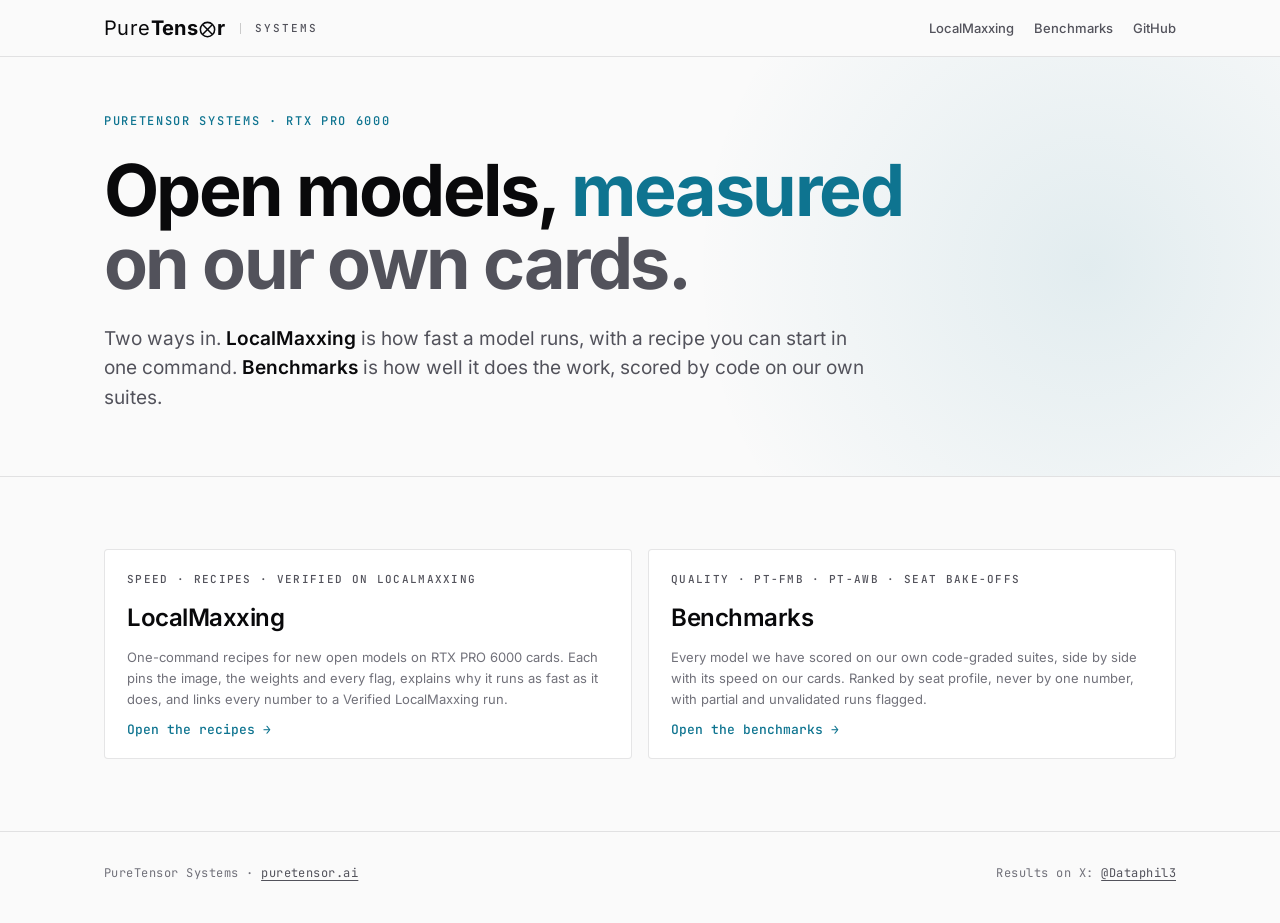
<file: index.html>
<!doctype html>
<html lang="en">
<head>
<meta charset="utf-8">
<meta name="viewport" content="width=device-width, initial-scale=1, viewport-fit=cover">
<title>PureTensor Systems · Open models, measured on our own cards</title>
<meta name="description" content="PureTensor Systems: one-command LocalMaxxing recipes for new open models on RTX PRO 6000 cards, and our own benchmark board of every model we have scored.">
<link rel="icon" href="/favicon.ico?v=2" sizes="32x32">
<link rel="icon" href="/favicon-32.png?v=2" sizes="32x32" type="image/png">
<link rel="icon" href="/favicon-192.png?v=2" sizes="192x192" type="image/png">
<link rel="apple-touch-icon" href="/apple-touch-icon.png?v=2">
<meta name="theme-color" content="#09090b">
<link rel="stylesheet" href="assets/site.css">
<link rel="stylesheet" href="/assets/fonts/fonts.css?v=0.3.2">
</head>
<body>

<header class="site-head">
  <div class="wrap">
    <a class="brand" href="./" aria-current="page">
      <span class="wordmark"><span>Pure</span><b>Tens</b><svg viewBox="0 0 22 22" fill="none" stroke="currentColor" aria-hidden="true"><circle cx="11" cy="11" r="9.25" stroke-width="2"/><line x1="4.9" y1="4.9" x2="17.1" y2="17.1" stroke-width="2"/><line x1="17.1" y1="4.9" x2="4.9" y2="17.1" stroke-width="2"/></svg><b>r</b></span>
      <span class="brand-tag">SYSTEMS</span>
    </a>
    <nav class="site-nav" aria-label="Site">
      <a href="localmaxxing/">LocalMaxxing</a>
      <a href="bench/">Benchmarks</a>
      <a href="https://github.com/puretensor">GitHub</a>
    </nav>
  </div>
</header>

<main>
<section class="hero">
  <div class="wrap">
    <p class="eyebrow">PureTensor Systems · RTX PRO 6000</p>
    <h1>Open models, <span class="hot">measured</span> <span class="dim">on our own cards.</span></h1>
    <p class="lede">Two ways in. <strong>LocalMaxxing</strong> is how fast a model runs, with a recipe you can start in one command. <strong>Benchmarks</strong> is how well it does the work, scored by code on our own suites.</p>
  </div>
</section>

<section>
  <div class="wrap">
    <div class="recipes" style="grid-template-columns: repeat(auto-fit, minmax(min(100%, 340px), 1fr))">
      <a class="recipe" href="localmaxxing/">
        <span class="meta">Speed · recipes · Verified on LocalMaxxing</span>
        <h3>LocalMaxxing</h3>
        <span class="small">One-command recipes for new open models on RTX PRO 6000 cards. Each pins the image, the weights and every flag, explains why it runs as fast as it does, and links every number to a Verified LocalMaxxing run.</span>
        <span class="go">Open the recipes →</span>
      </a>
      <a class="recipe" href="bench/">
        <span class="meta">Quality · PT-FMB · PT-AWB · seat bake-offs</span>
        <h3>Benchmarks</h3>
        <span class="small">Every model we have scored on our own code-graded suites, side by side with its speed on our cards. Ranked by seat profile, never by one number, with partial and unvalidated runs flagged.</span>
        <span class="go">Open the benchmarks →</span>
      </a>
    </div>
  </div>
</section>
</main>

<footer class="site-foot">
  <div class="wrap">
    <span>PureTensor Systems · <a href="https://puretensor.ai">puretensor.ai</a></span>
    <span>Results on X: <a href="https://x.com/Dataphil3">@Dataphil3</a></span>
  </div>
</footer>
</body>
</html>
</file>
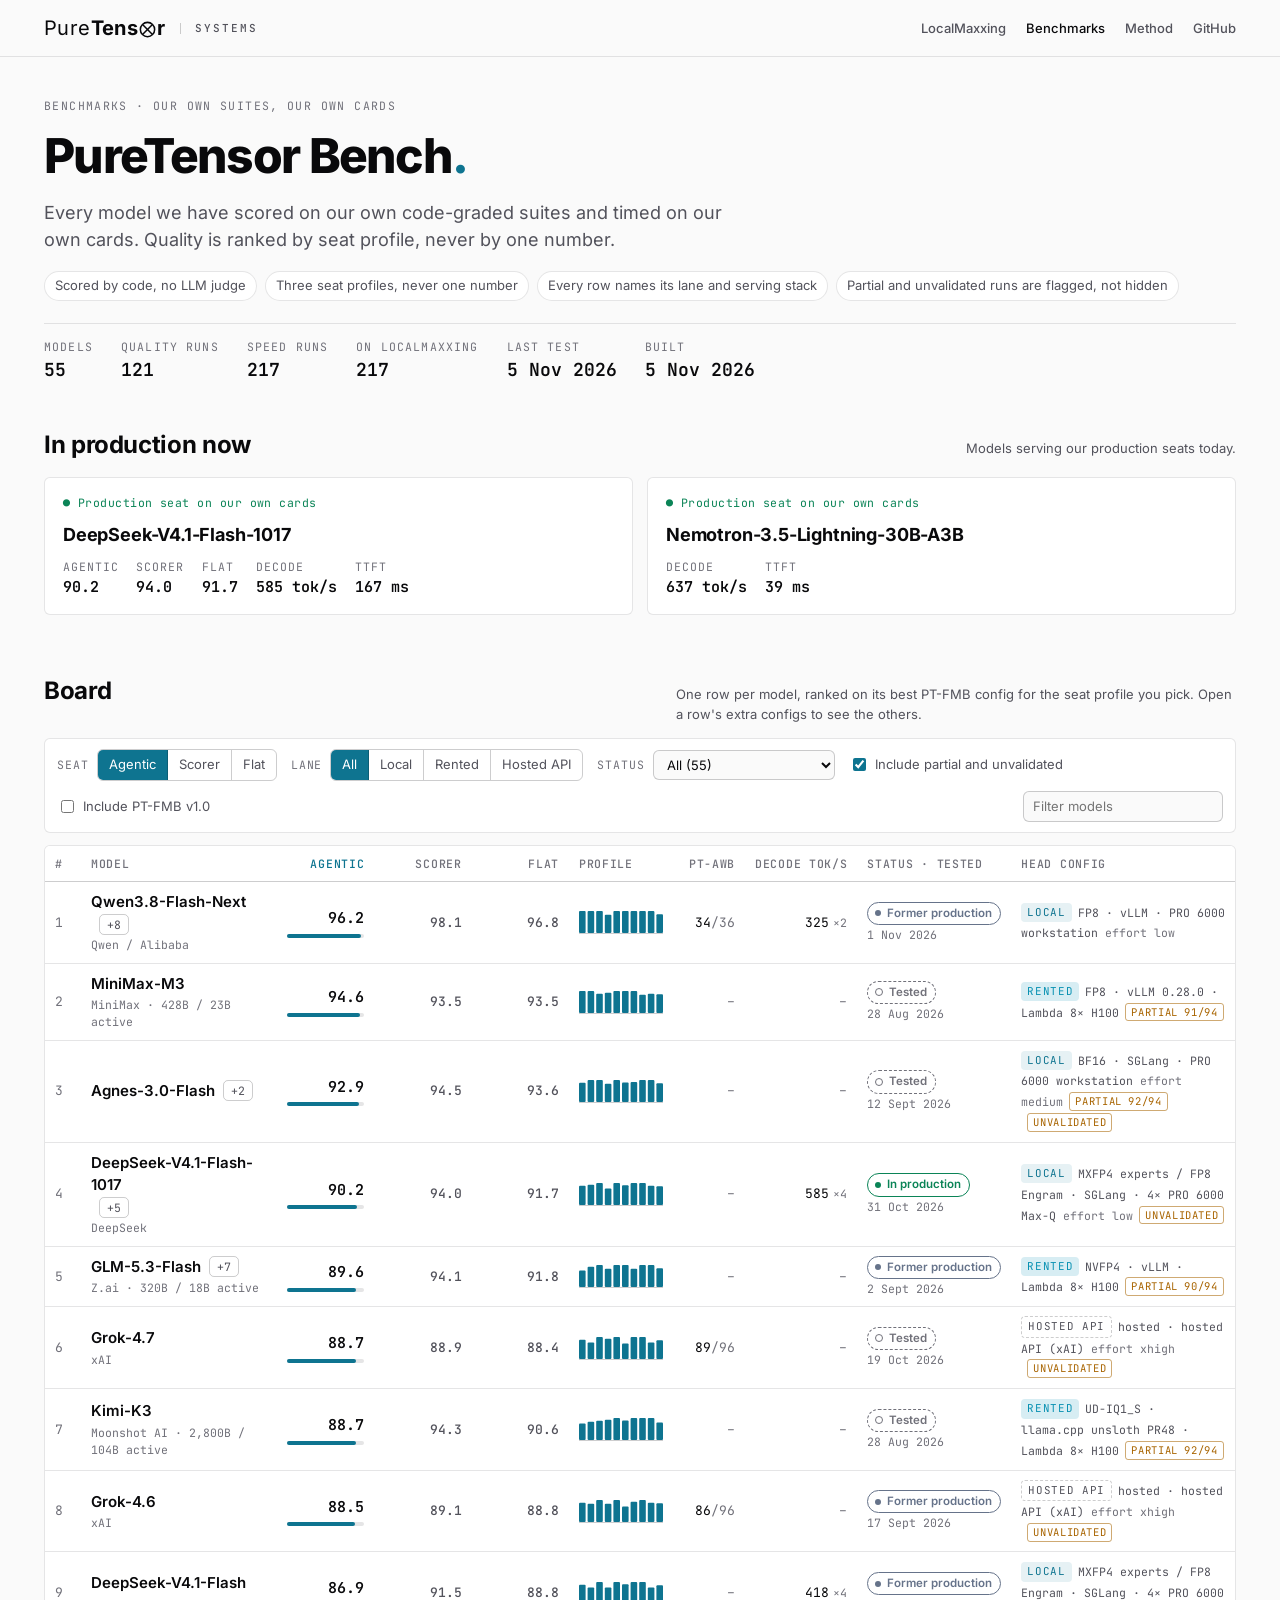
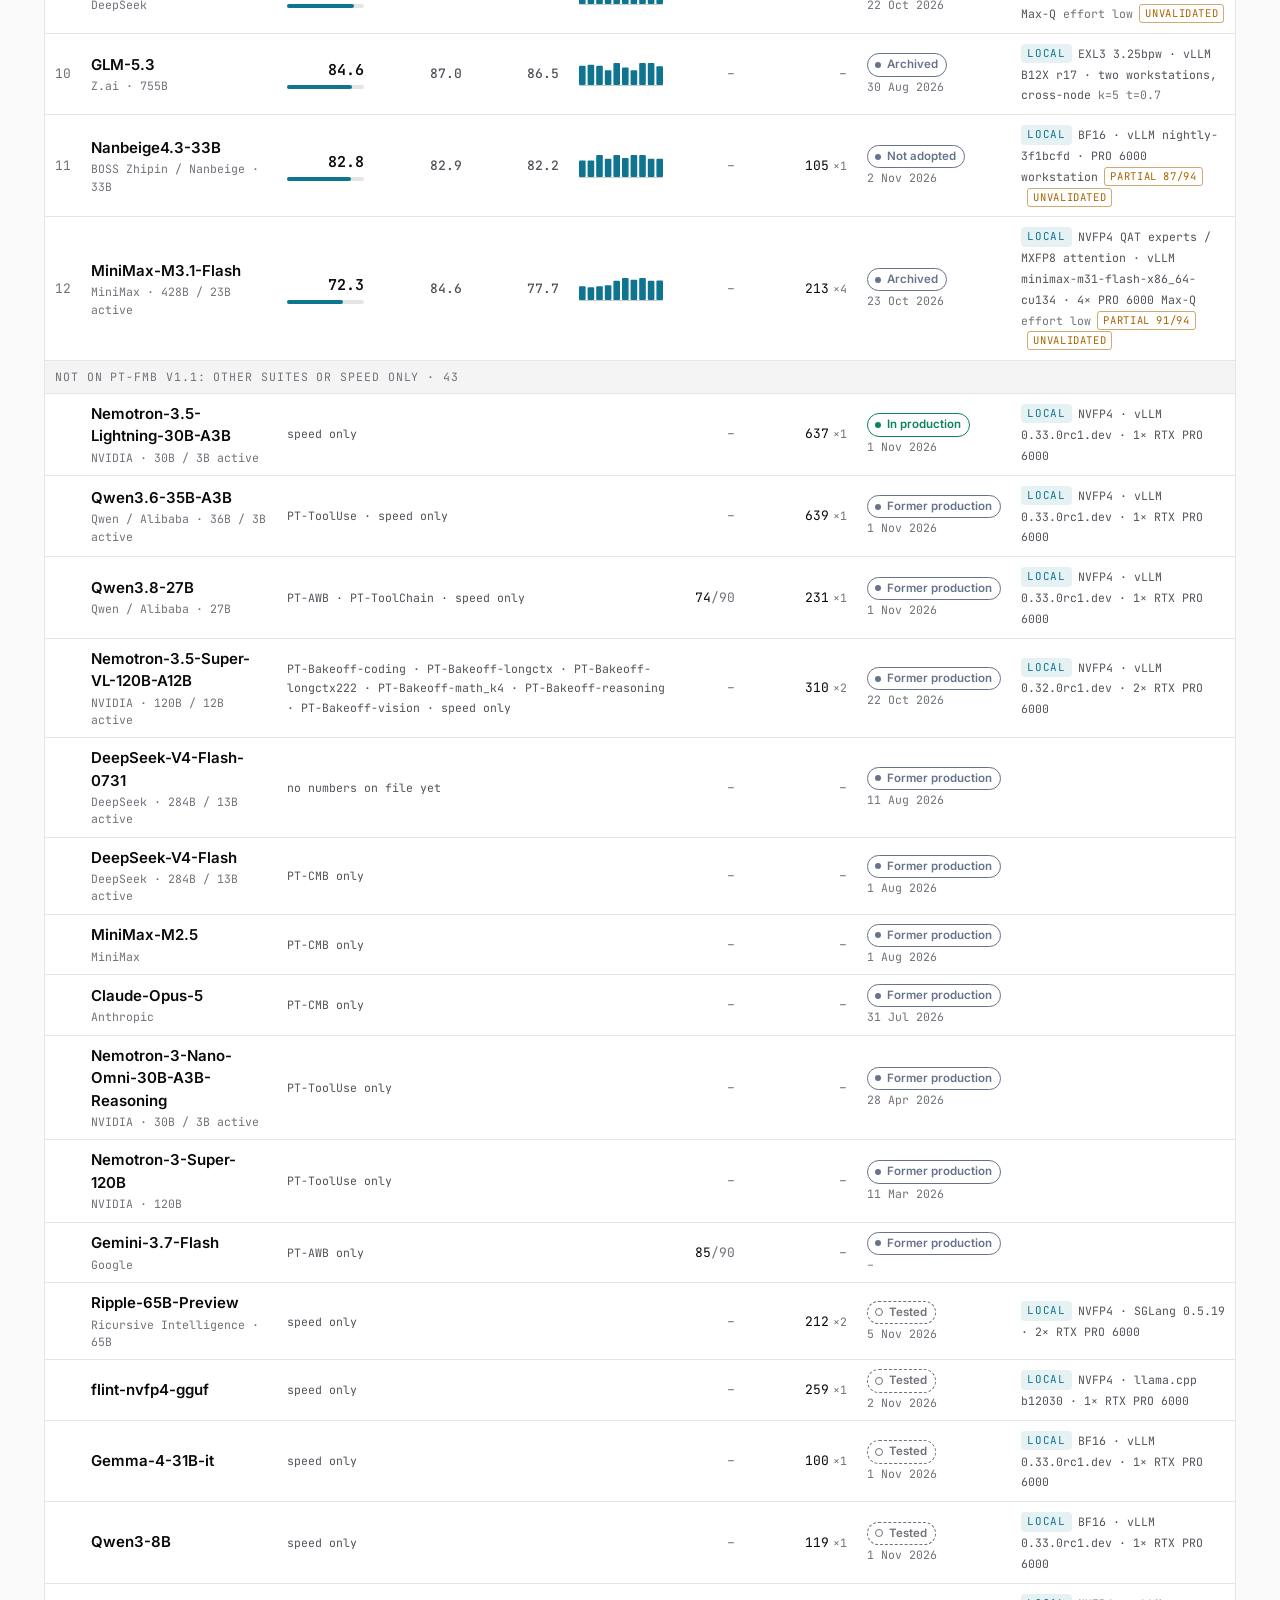
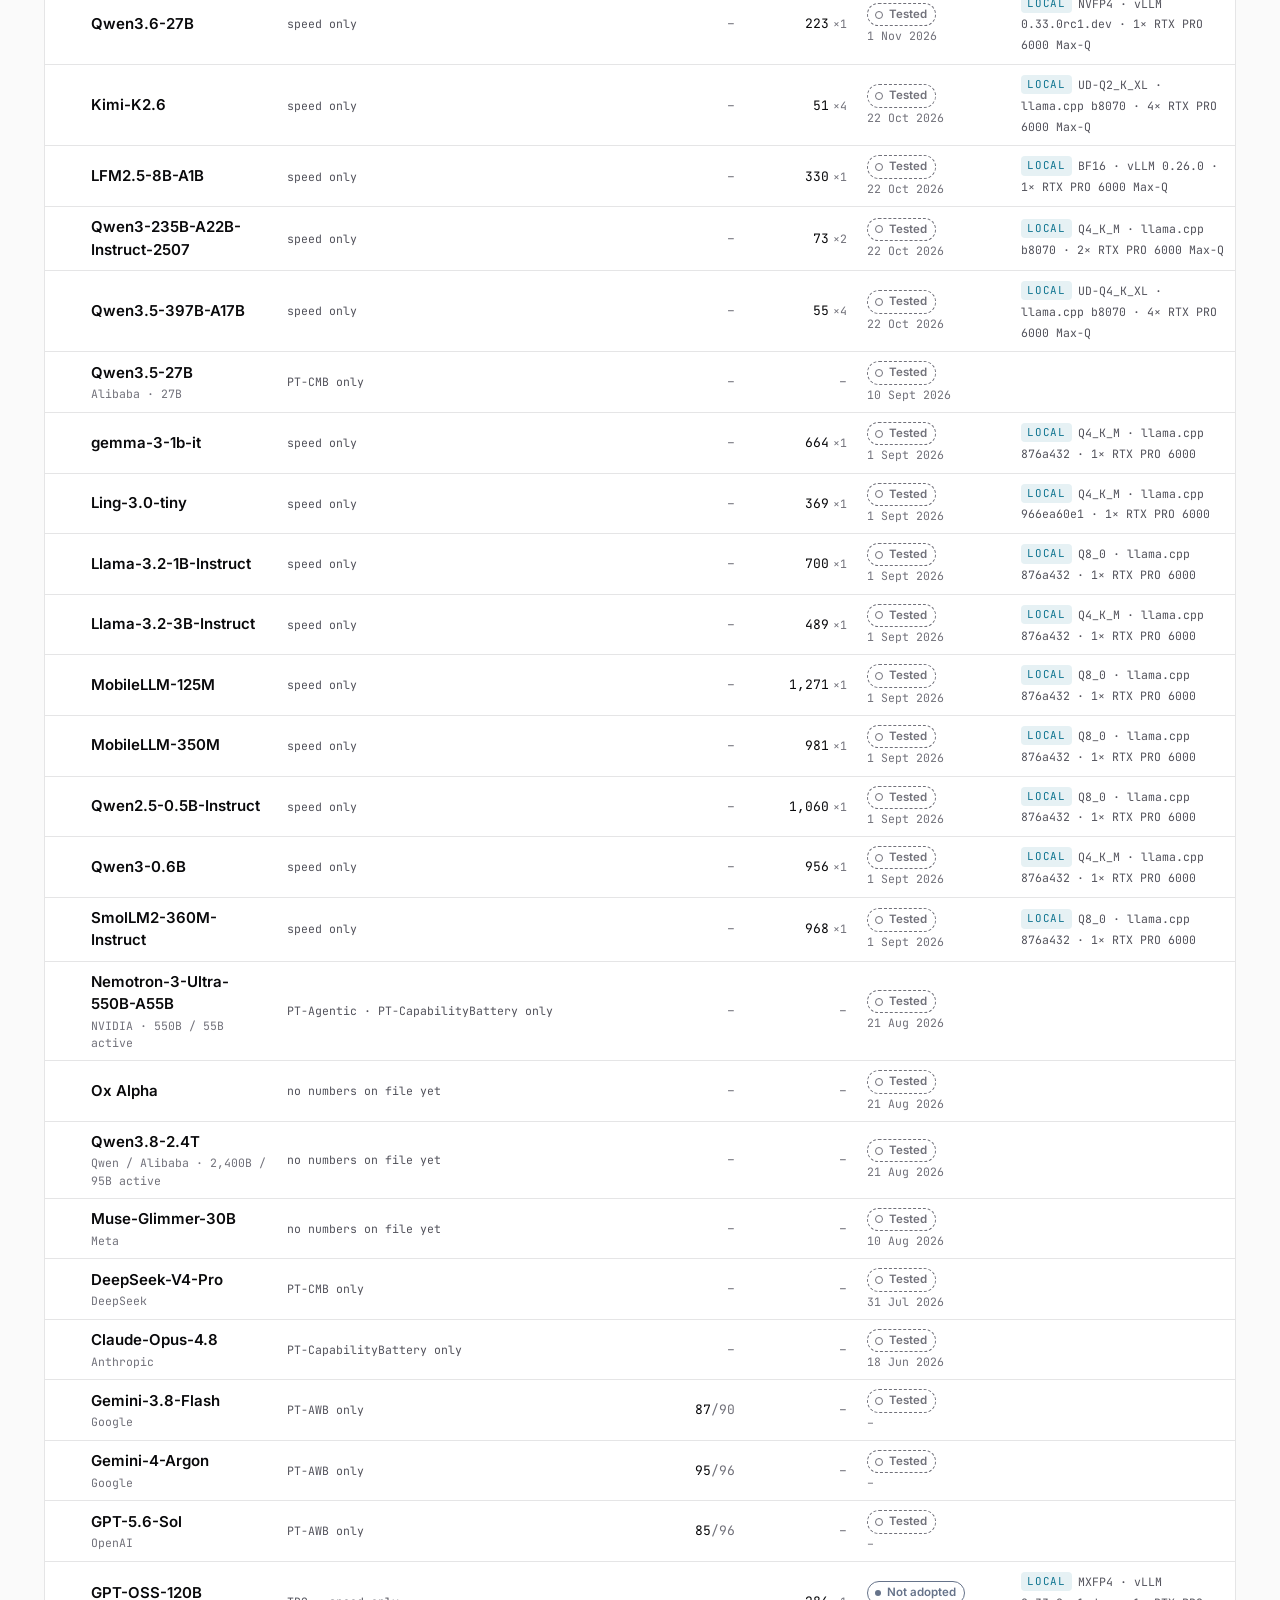
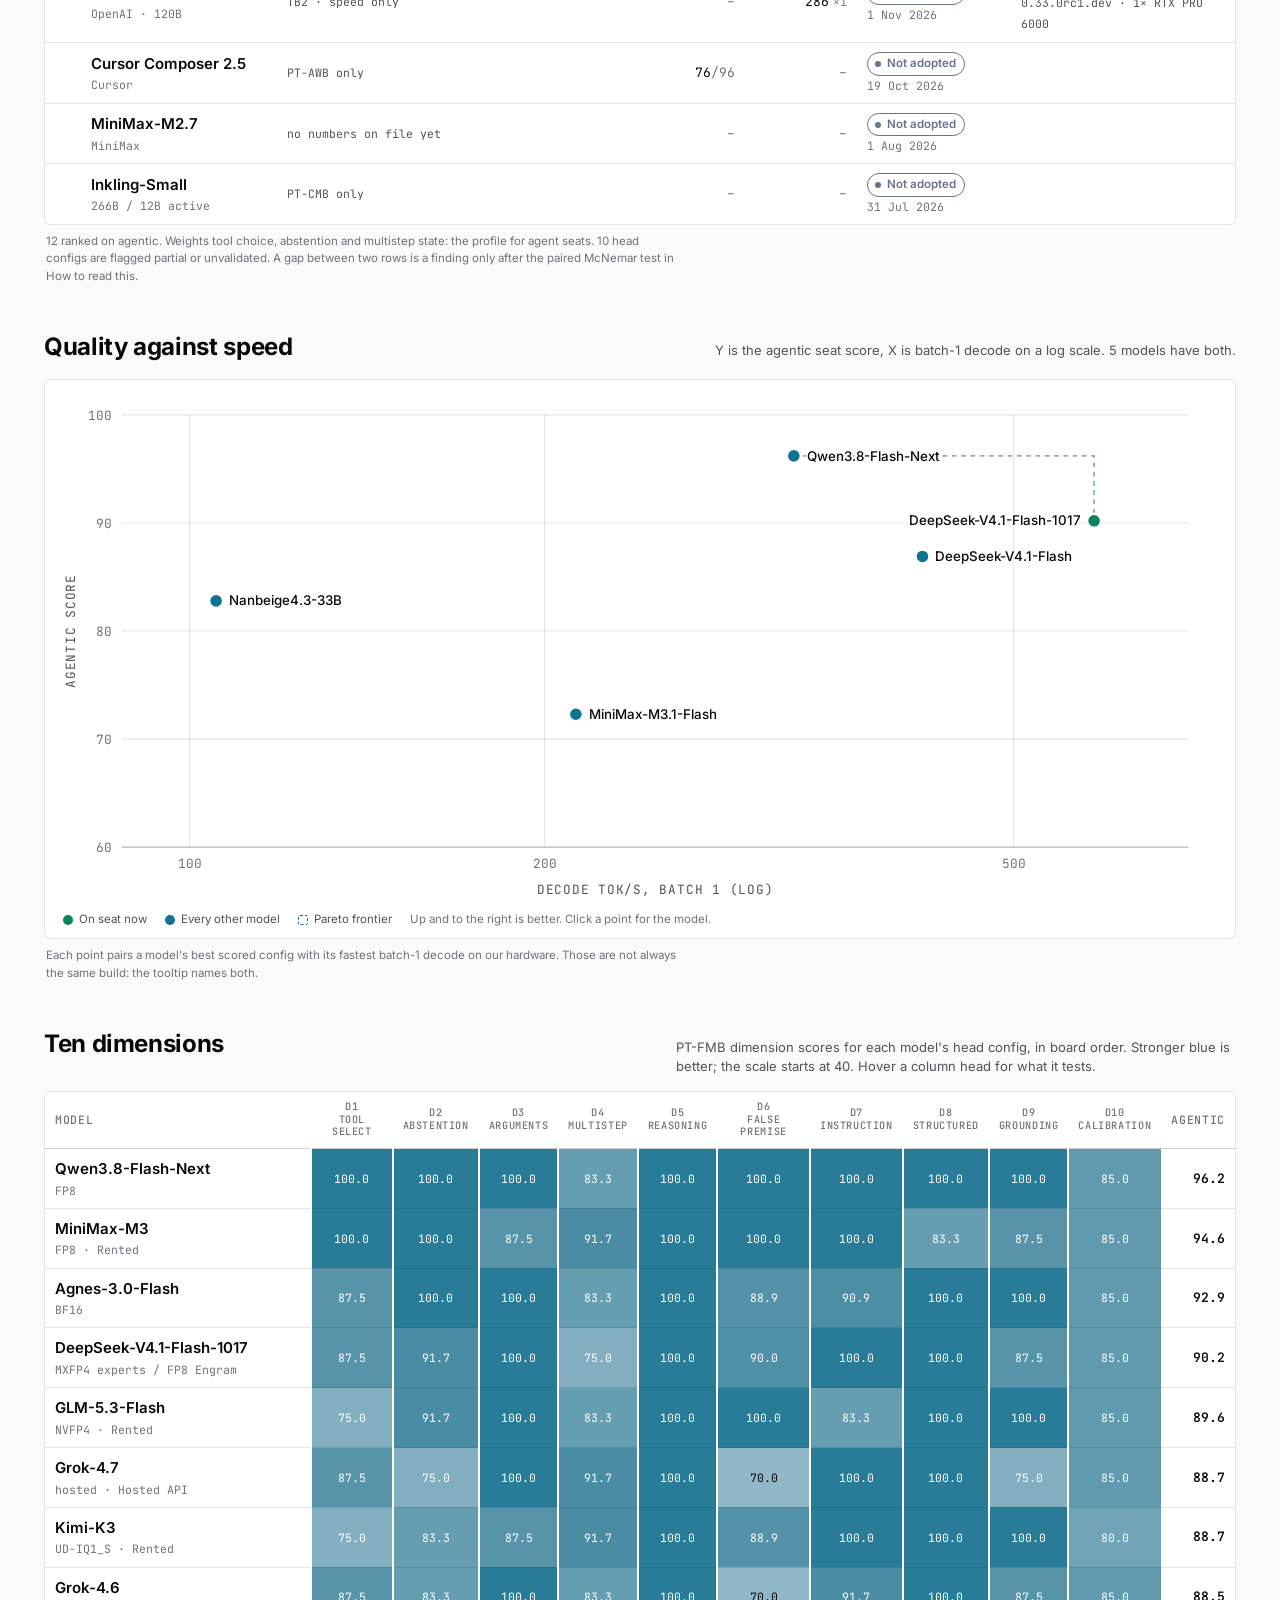
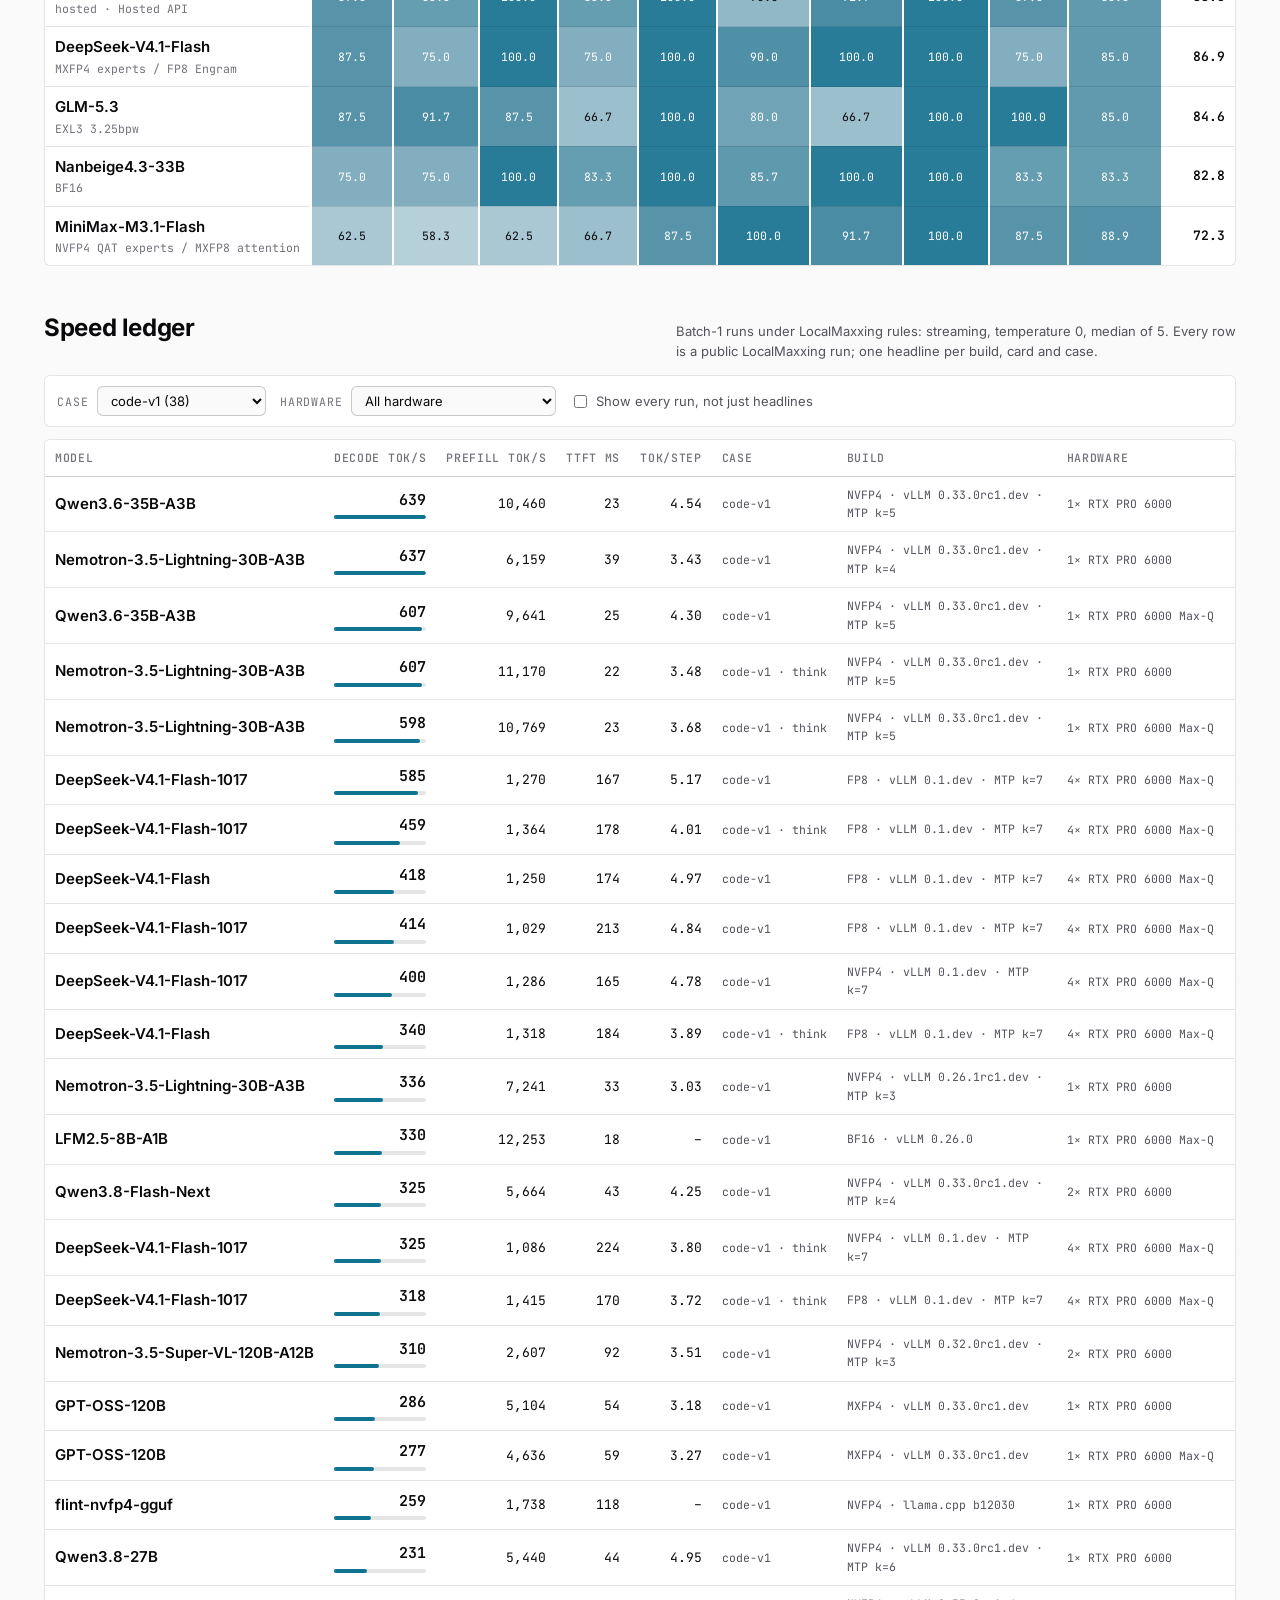
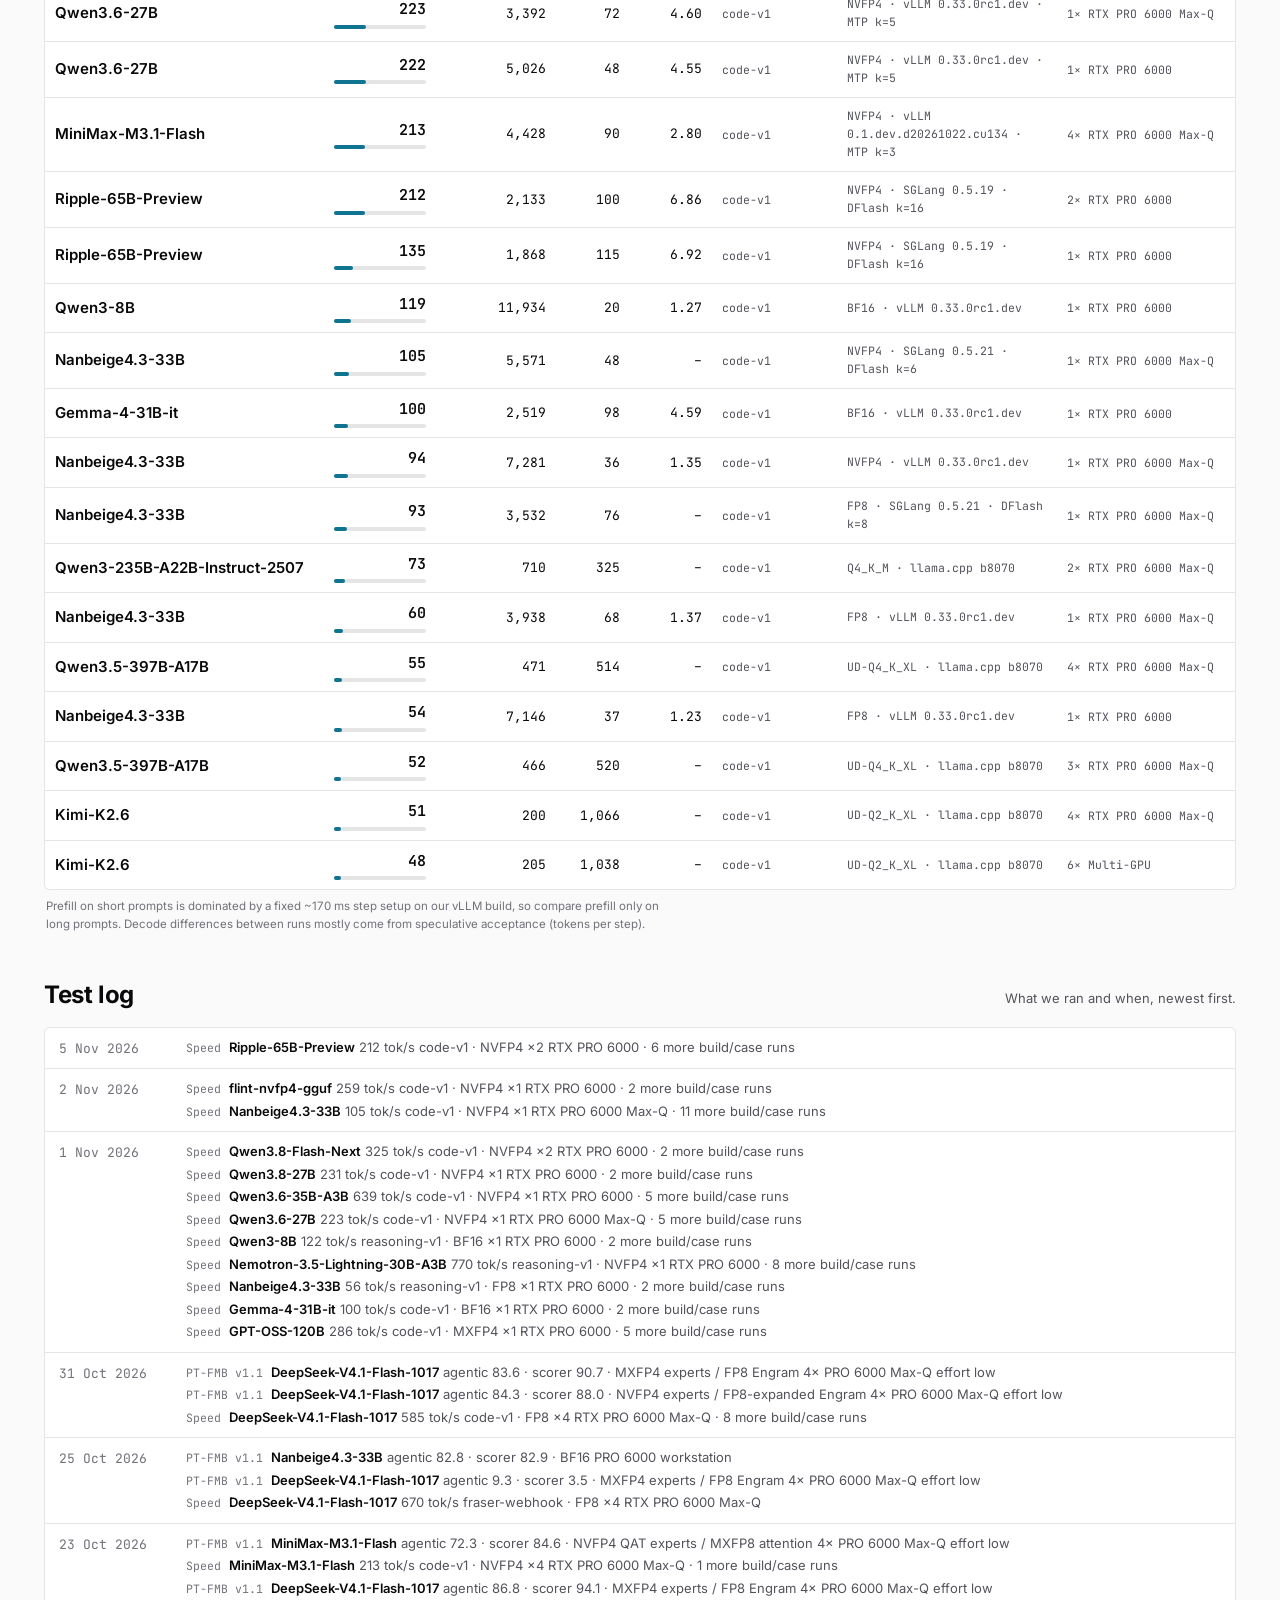
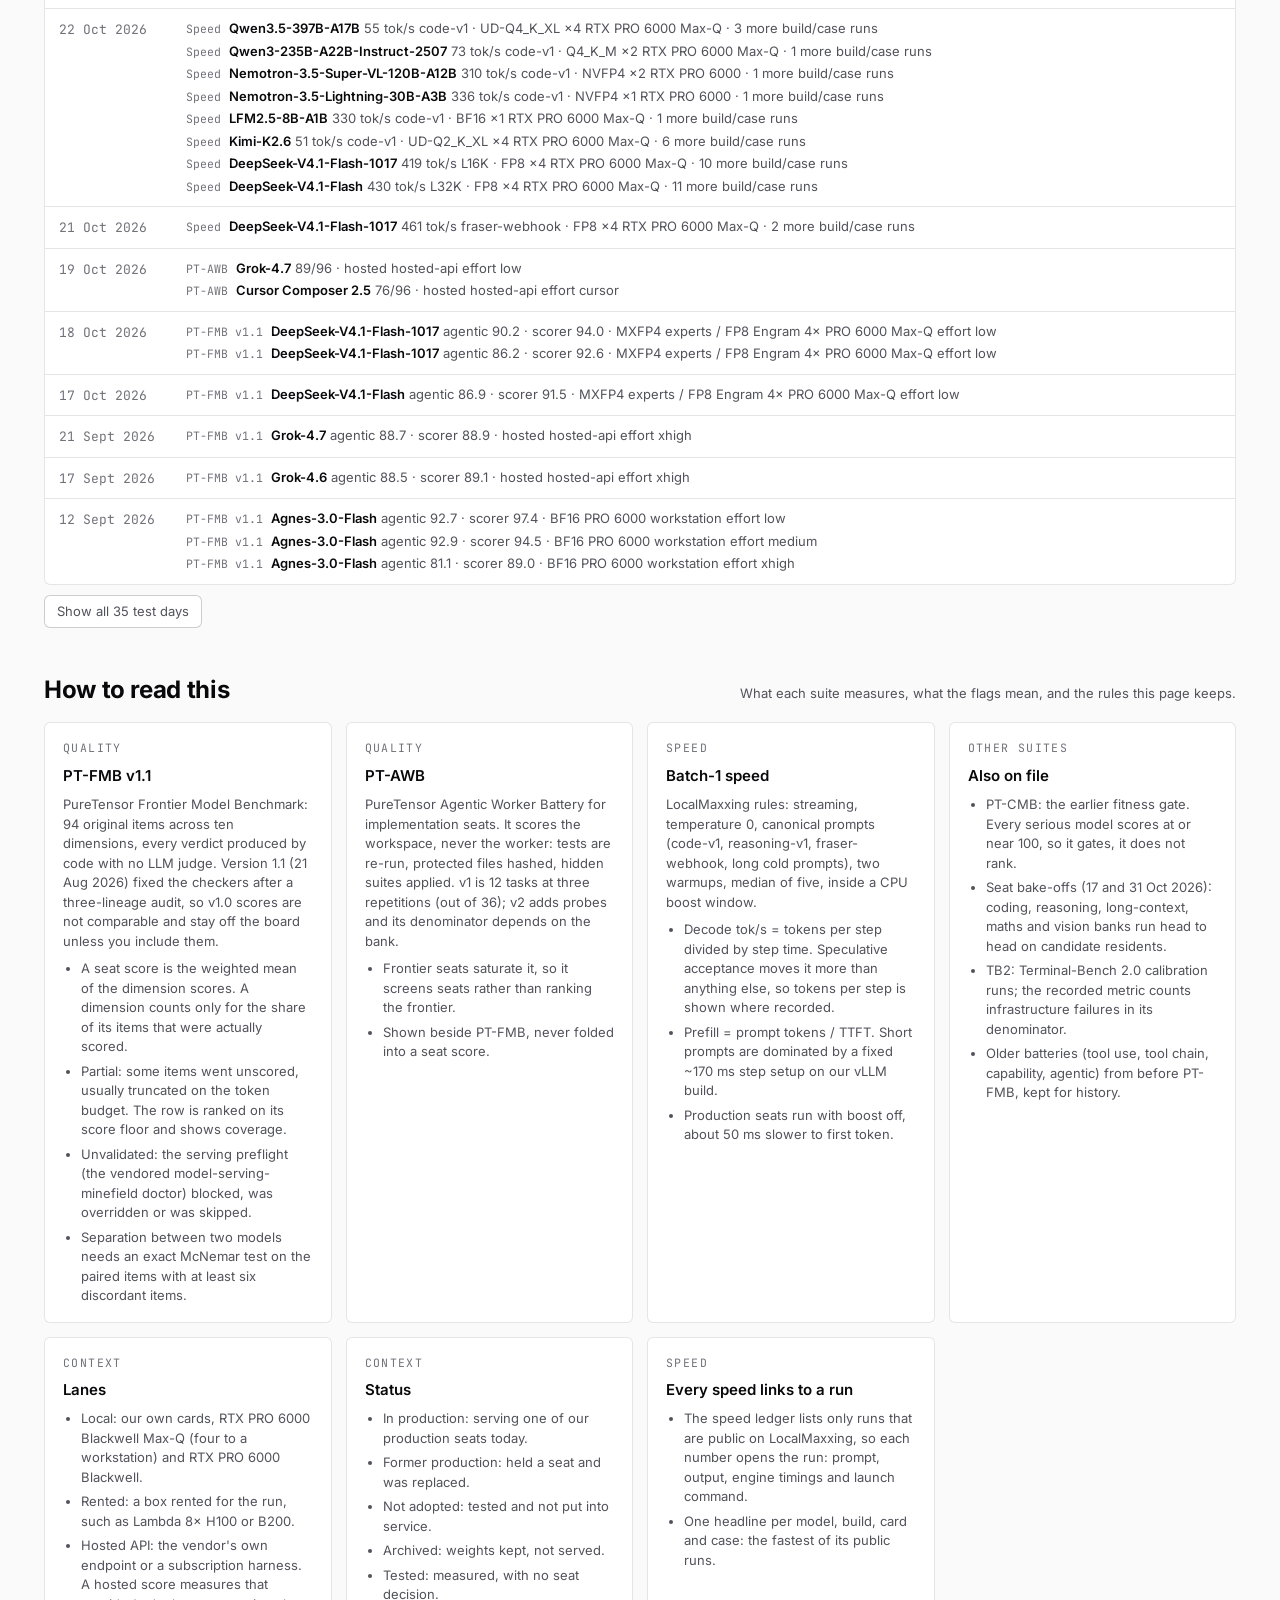
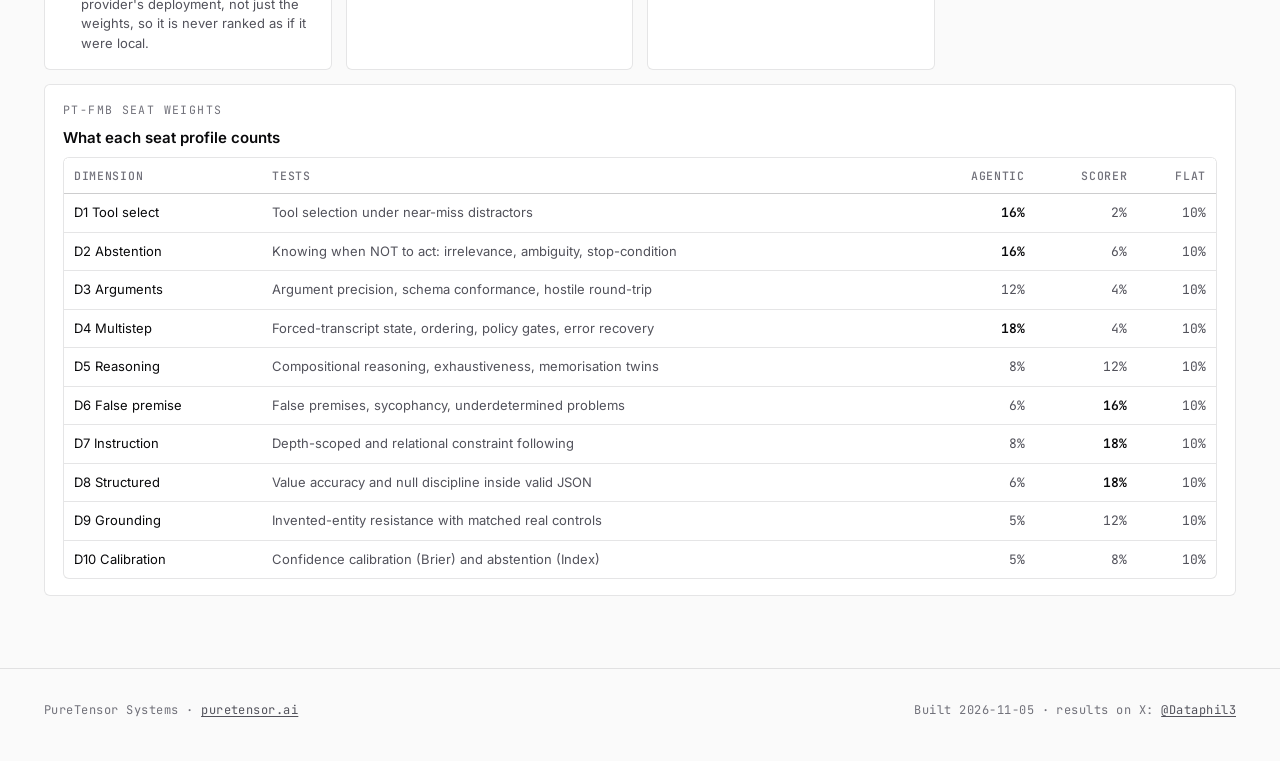
<file: bench/index.html>
<!doctype html>
<html lang="en">
<head>
<meta charset="utf-8">
<meta name="viewport" content="width=device-width, initial-scale=1, viewport-fit=cover">
<title>Benchmarks · PureTensor Systems</title>
<meta name="description" content="55 open and frontier models scored on PureTensor's own code-graded suites and timed on our own RTX PRO 6000 cards. Seat profiles, not one number; every speed links to a LocalMaxxing run.">
<link rel="icon" href="/favicon.ico?v=2" sizes="32x32">
<link rel="icon" href="/favicon-32.png?v=2" sizes="32x32" type="image/png">
<link rel="icon" href="/favicon-192.png?v=2" sizes="192x192" type="image/png">
<link rel="apple-touch-icon" href="/apple-touch-icon.png?v=2">
<meta name="theme-color" content="#09090b">
<style>
/* Layout: one 1240px column. Summary strip, seats on duty, the ranked board, then quality-vs-speed,
   the dimension grid, the speed ledger, the test log and the method. Dark-first in the PureTensor
   brand (navy ground, signal blue); light is the same tokens re-stepped. */
:root {
  color-scheme: dark;
  --bg: #0C1120;
  --panel: #111827;
  --raise: #162032;
  --line: #1E2A40;
  --line-2: #2B3B57;
  --ink: #F3F6FB;
  --ink-2: #A9B4C5;
  --ink-3: #6E7D93;
  --accent: #3A82FF;
  --accent-ink: #8DB6FF;
  --accent-soft: rgba(58, 130, 255, .14);
  --cyan: #22D3EE;
  --ok: #10B981;
  --warn: #F59E0B;
  --bad: #EF4444;
  --idle: #8895A7;
  --heat-0: #111827;
  --on-heat: #FFFFFF;
  --on-accent: #FFFFFF;
  --shadow: 0 18px 50px rgba(0, 0, 0, .45);
  --font-body: "Inter", ui-sans-serif, system-ui, -apple-system, "Segoe UI", Roboto, sans-serif;
  --font-mono: "JetBrains Mono", ui-monospace, SFMono-Regular, Menlo, Consolas, monospace;
  --fs-xs: .72rem;
  --fs-sm: .8125rem;
  --fs-md: .9375rem;
  --fs-lg: 1.125rem;
  --fs-xl: 1.5rem;
  --fs-2xl: clamp(2rem, 4.2vw, 3rem);
  --r: 6px;
}
@media (prefers-color-scheme: light) {
  :root:not([data-theme="dark"]) {
    color-scheme: light;
    --bg: #F2F5F9;
    --panel: #FFFFFF;
    --raise: #E9EEF5;
    --line: #DAE1EB;
    --line-2: #C3CEDC;
    --ink: #0C1120;
    --ink-2: #46546A;
    --ink-3: #758298;
    --accent: #1D63E0;
    --accent-ink: #1A55BF;
    --accent-soft: rgba(29, 99, 224, .10);
    --cyan: #0A8AA3;
    --ok: #0B8457;
    --warn: #A86400;
    --bad: #C42D29;
    --idle: #66738A;
    --heat-0: #FFFFFF;
    --on-heat: #FFFFFF;
    --on-accent: #FFFFFF;
    --shadow: 0 18px 50px rgba(12, 17, 32, .18);
  }
}
:root[data-theme="light"] {
  color-scheme: light;
  --bg: #F2F5F9;
  --panel: #FFFFFF;
  --raise: #E9EEF5;
  --line: #DAE1EB;
  --line-2: #C3CEDC;
  --ink: #0C1120;
  --ink-2: #46546A;
  --ink-3: #758298;
  --accent: #1D63E0;
  --accent-ink: #1A55BF;
  --accent-soft: rgba(29, 99, 224, .10);
  --cyan: #0A8AA3;
  --ok: #0B8457;
  --warn: #A86400;
  --bad: #C42D29;
  --idle: #66738A;
  --heat-0: #FFFFFF;
  --on-heat: #FFFFFF;
  --on-accent: #FFFFFF;
  --shadow: 0 18px 50px rgba(12, 17, 32, .18);
}

* { box-sizing: border-box; }
html { background: var(--bg); }
body {
  margin: 0;
  background: var(--bg);
  color: var(--ink);
  font-family: var(--font-body);
  font-size: var(--fs-md);
  line-height: 1.5;
  -webkit-font-smoothing: antialiased;
}
.bw {
  max-width: 1240px;
  margin: 0 auto;
  padding-block: 28px 64px;
  padding-left: max(16px, env(safe-area-inset-left, 0px));
  padding-right: max(16px, env(safe-area-inset-right, 0px));
  display: grid;
  grid-template-columns: minmax(0, 1fr);
  gap: 44px;
}
.bw > * { min-width: 0; }
a { color: var(--accent-ink); text-underline-offset: 2px; }
button, select, input { font: inherit; color: inherit; }
:focus-visible { outline: 2px solid var(--accent); outline-offset: 2px; border-radius: 3px; }
.mono, .num, code { font-family: var(--font-mono); font-variant-numeric: tabular-nums; }
code { font-size: .86em; color: var(--ink-2); }
h1, h2, h3 { text-wrap: balance; margin: 0; }
h2 { font-size: var(--fs-xl); font-weight: 700; letter-spacing: -.015em; }
h3 { font-size: var(--fs-md); font-weight: 600; }
.eyebrow {
  font-family: var(--font-mono);
  font-size: var(--fs-xs);
  letter-spacing: .12em;
  text-transform: uppercase;
  color: var(--ink-3);
}
.muted { color: var(--ink-2); }
.faint { color: var(--ink-3); }

/* ---------- header ---------- */
.top { display: grid; gap: 18px; }
.brandline { display: flex; align-items: center; gap: 10px; }
.brandline .mark {
  width: 22px; height: 22px; border-radius: 5px;
  background: linear-gradient(135deg, var(--accent), var(--cyan));
  position: relative;
}
.brandline .mark::after {
  content: ""; position: absolute; inset: 6px; border-radius: 2px; background: var(--bg);
}
.top h1 {
  font-size: var(--fs-2xl);
  font-weight: 800;
  letter-spacing: -.035em;
  line-height: 1.02;
}
.top h1 .tick { color: var(--accent); }
.lede { margin: 0; max-width: 62ch; color: var(--ink-2); font-size: var(--fs-lg); }
.facts {
  display: flex; flex-wrap: wrap; gap: 10px 28px; margin: 4px 0 0; padding: 14px 0 0;
  border-top: 1px solid var(--line);
}
.facts div { display: grid; gap: 1px; }
.facts dt { font-size: var(--fs-xs); letter-spacing: .1em; text-transform: uppercase; color: var(--ink-3); font-family: var(--font-mono); }
.facts dd { margin: 0; font-family: var(--font-mono); font-size: var(--fs-lg); font-weight: 600; font-variant-numeric: tabular-nums; }
.rules { display: flex; flex-wrap: wrap; gap: 8px; margin: 0; padding: 0; list-style: none; }
.rules li {
  font-size: var(--fs-sm); color: var(--ink-2);
  padding: 4px 10px; border: 1px solid var(--line); border-radius: 999px; background: var(--panel);
}

/* ---------- section heads ---------- */
.sechead { display: flex; flex-wrap: wrap; align-items: baseline; justify-content: space-between; gap: 6px 24px; margin-bottom: 14px; }
.sechead p { margin: 0; color: var(--ink-2); font-size: var(--fs-sm); max-width: 70ch; }

/* ---------- seats on duty ---------- */
.seatcards { display: grid; grid-template-columns: repeat(auto-fit, minmax(300px, 1fr)); gap: 14px; }
.seatcard {
  background: var(--panel); border: 1px solid var(--line); border-radius: var(--r);
  padding: 16px 18px; display: grid; gap: 10px; align-content: start;
}
.seatcard .where { font-family: var(--font-mono); font-size: var(--fs-xs); color: var(--ok); letter-spacing: .04em; }
.seatcard .name { font-size: var(--fs-lg); font-weight: 700; letter-spacing: -.01em; background: none; border: 0; padding: 0; text-align: left; cursor: pointer; color: var(--ink); }
.seatcard .name:hover { color: var(--accent-ink); }
.seatcard .nums { display: flex; flex-wrap: wrap; gap: 6px 18px; }
.seatcard .nums div { display: grid; }
.seatcard .nums span:first-child { font-size: var(--fs-xs); color: var(--ink-3); font-family: var(--font-mono); text-transform: uppercase; letter-spacing: .08em; }
.seatcard .nums span:last-child { font-family: var(--font-mono); font-weight: 600; font-variant-numeric: tabular-nums; }
.seatcard p { margin: 0; font-size: var(--fs-sm); color: var(--ink-2); }
.harness { margin-top: 14px; display: grid; gap: 6px; }
.harness ul { margin: 0; padding: 0; list-style: none; display: flex; flex-wrap: wrap; gap: 8px; }
.harness li { font-size: var(--fs-sm); padding: 5px 10px; border: 1px solid var(--line); border-radius: 6px; background: var(--panel); }
.harness li .mname { font-size: var(--fs-sm); }
.harness li span { color: var(--ink-3); margin-left: 6px; font-size: var(--fs-xs); }

/* ---------- controls ---------- */
.controls {
  display: flex; flex-wrap: wrap; gap: 10px 14px; align-items: center;
  padding: 10px 12px; background: var(--panel); border: 1px solid var(--line); border-radius: var(--r);
  margin-bottom: 12px;
}
.ctl { display: flex; align-items: center; gap: 8px; }
.ctl > .lbl { font-size: var(--fs-xs); color: var(--ink-3); font-family: var(--font-mono); text-transform: uppercase; letter-spacing: .08em; }
.seg { display: inline-flex; border: 1px solid var(--line-2); border-radius: 6px; overflow: hidden; }
.seg button {
  background: transparent; border: 0; padding: 5px 11px; cursor: pointer; font-size: var(--fs-sm); color: var(--ink-2);
  border-right: 1px solid var(--line-2);
}
.seg button:last-child { border-right: 0; }
.seg button[aria-pressed="true"] { background: var(--accent); color: var(--on-accent); }
.seg button:hover:not([aria-pressed="true"]) { background: var(--raise); color: var(--ink); }
select, input[type="search"] {
  background: var(--bg); border: 1px solid var(--line-2); border-radius: 6px; padding: 5px 9px; font-size: var(--fs-sm);
}
input[type="search"] { width: 200px; max-width: 100%; }
.check { display: inline-flex; align-items: center; gap: 6px; font-size: var(--fs-sm); color: var(--ink-2); cursor: pointer; }
.check input { accent-color: var(--accent); }
.spacer { flex: 1 1 auto; }

/* ---------- tables ---------- */
.tablewrap { overflow-x: auto; border: 1px solid var(--line); border-radius: var(--r); background: var(--panel); }
table { border-collapse: collapse; width: 100%; font-size: var(--fs-sm); }
th, td { padding: 9px 10px; text-align: left; vertical-align: middle; border-bottom: 1px solid var(--line); white-space: nowrap; }
thead th {
  position: sticky; top: 0; background: var(--panel); z-index: 1;
  font-family: var(--font-mono); font-weight: 500; font-size: var(--fs-xs); letter-spacing: .06em; text-transform: uppercase;
  color: var(--ink-3); border-bottom: 1px solid var(--line-2);
}
thead th.sel { color: var(--accent-ink); }
tbody tr:hover > td { background: var(--accent-soft); }
tbody tr:last-child > td { border-bottom: 0; }
td.num, th.num { text-align: right; }
td.rank { color: var(--ink-3); font-family: var(--font-mono); width: 2.5em; }
.mname { background: none; border: 0; padding: 0; cursor: pointer; font-weight: 600; color: var(--ink); text-align: left; font-size: var(--fs-md); }
.mname:hover { color: var(--accent-ink); text-decoration: underline; text-underline-offset: 3px; }
.msub { display: block; font-size: var(--fs-xs); color: var(--ink-3); font-family: var(--font-mono); margin-top: 1px; }
td.seatcell { min-width: 92px; }
td.seatcell .v { font-weight: 500; }
td.seatcell.sel .v { font-weight: 700; color: var(--ink); font-size: var(--fs-md); }
td.seatcell:not(.sel) .v { color: var(--ink-2); }
.bar { display: block; height: 4px; margin-top: 4px; background: var(--line); border-radius: 2px; overflow: hidden; }
.bar i { display: block; height: 100%; background: var(--accent); border-radius: 0 2px 2px 0; }
.cfg { font-family: var(--font-mono); font-size: var(--fs-xs); color: var(--ink-2); }
.cfg .eff { color: var(--ink-3); }
.grp td {
  background: var(--raise); font-family: var(--font-mono); font-size: var(--fs-xs); letter-spacing: .08em;
  text-transform: uppercase; color: var(--ink-3); padding: 7px 10px;
}
tr.sub > td { background: color-mix(in oklab, var(--raise) 55%, var(--panel)); }
tr.sub td.rank { text-align: right; }
.more {
  background: none; border: 1px solid var(--line-2); border-radius: 5px; padding: 1px 7px; margin-left: 8px;
  font-family: var(--font-mono); font-size: var(--fs-xs); color: var(--ink-2); cursor: pointer; vertical-align: 1px;
}
.more:hover { border-color: var(--accent); color: var(--accent-ink); }
.dec .u { color: var(--ink-3); font-size: var(--fs-xs); margin-left: 4px; }
td.wrapcell { white-space: normal; min-width: 300px; }
td.cfgcell { white-space: normal; min-width: 220px; max-width: 320px; line-height: 1.6; }
table.board td:nth-child(2) { white-space: normal; min-width: 190px; }
.grpbtn { background: none; border: 0; padding: 0; cursor: pointer; font: inherit; color: inherit; letter-spacing: inherit; text-transform: inherit; }
.grpbtn:hover { color: var(--ink); }
.vsnip { display: block; font-size: var(--fs-xs); color: var(--ink-2); margin-top: 2px; line-height: 1.4; }

/* pills, chips, flags */
.pill {
  display: inline-flex; align-items: center; gap: 6px; font-size: var(--fs-xs); font-weight: 600;
  padding: 2px 8px 2px 7px; border-radius: 999px; border: 1px solid currentColor; line-height: 1.5;
}
.pill::before { content: ""; width: 6px; height: 6px; border-radius: 50%; background: currentColor; }
.pill.ok { color: var(--ok); }
.pill.warn { color: var(--warn); }
.pill.bad { color: var(--bad); }
.pill.idle { color: var(--idle); }
.pill.mute { color: var(--ink-3); border-style: dashed; }
.pill.mute::before { background: transparent; border: 1px solid currentColor; }
.lane {
  display: inline-block; font-family: var(--font-mono); font-size: .68rem; letter-spacing: .06em; text-transform: uppercase;
  padding: 1px 6px; border-radius: 4px; margin-right: 6px; vertical-align: 1px;
}
.lane.local { background: var(--accent-soft); color: var(--accent-ink); }
.lane.rented { background: color-mix(in oklab, var(--cyan) 16%, transparent); color: var(--cyan); }
.lane.hosted-api { border: 1px dashed var(--line-2); color: var(--ink-2); }
.flag {
  display: inline-block; font-family: var(--font-mono); font-size: .66rem; letter-spacing: .06em; text-transform: uppercase;
  padding: 0 5px; border-radius: 3px; margin-left: 6px; color: var(--warn); border: 1px solid color-mix(in oklab, var(--warn) 55%, transparent);
  vertical-align: 1px;
}
.ok-mark { color: var(--ok); }

/* fingerprint micro chart */
.fp { display: block; }
.fp rect.b { fill: var(--accent); }
.fp rect.z { fill: var(--line-2); }
.fp line { stroke: var(--line-2); stroke-width: 1; }

/* ---------- scatter ---------- */
.chartcard { background: var(--panel); border: 1px solid var(--line); border-radius: var(--r); padding: 14px 14px 8px; }
.chartwrap { overflow-x: auto; }
.chartwrap svg { display: block; width: 100%; min-width: 640px; height: auto; }
.ax text { fill: var(--ink-3); font-family: var(--font-mono); font-size: 11px; }
.ax line.g { stroke: var(--line); stroke-width: 1; }
.ax line.base { stroke: var(--line-2); }
.ax .title { fill: var(--ink-2); font-size: 11px; letter-spacing: .06em; text-transform: uppercase; }
.pt circle.dot { fill: var(--accent); stroke: var(--panel); stroke-width: 2; cursor: pointer; }
.pt.seated circle.dot { fill: var(--ok); }
.pt circle.hit { fill: transparent; stroke: none; cursor: pointer; }
.pt:hover circle.dot, .pt:focus circle.dot { stroke: var(--ink); }
.pareto { fill: none; stroke: var(--accent); stroke-width: 1.5; stroke-dasharray: 4 4; opacity: .55; }
.pt text { fill: var(--ink); font-size: 11.5px; font-family: var(--font-body); font-weight: 500; paint-order: stroke; stroke: var(--panel); stroke-width: 3px; stroke-linejoin: round; pointer-events: none; }
.legend { display: flex; flex-wrap: wrap; gap: 6px 18px; font-size: var(--fs-xs); color: var(--ink-2); padding: 6px 4px 2px; }
.legend span { display: inline-flex; align-items: center; gap: 6px; }
.legend i { width: 10px; height: 10px; border-radius: 50%; display: inline-block; }

/* ---------- heat grid ---------- */
table.heat th.dimh { text-align: center; white-space: normal; min-width: 50px; line-height: 1.25; font-size: .64rem; }
table.heat td.h { text-align: center; font-family: var(--font-mono); font-variant-numeric: tabular-nums; font-size: var(--fs-xs); padding: 7px 4px; border-left: 2px solid var(--panel); }
table.heat td.h.na { color: var(--ink-3); }

/* ---------- log ---------- */
.log { display: grid; gap: 0; background: var(--panel); border: 1px solid var(--line); border-radius: var(--r); }
.log .day { display: grid; grid-template-columns: 7.5em 1fr; gap: 14px; padding: 10px 14px; border-bottom: 1px solid var(--line); }
.log .day:last-child { border-bottom: 0; }
.log .d { font-family: var(--font-mono); font-size: var(--fs-sm); color: var(--ink-3); padding-top: 1px; }
.log ul { margin: 0; padding: 0; list-style: none; display: grid; gap: 3px; font-size: var(--fs-sm); }
.log li .k { font-family: var(--font-mono); font-size: var(--fs-xs); color: var(--ink-3); margin-right: 8px; }
.showall { margin-top: 10px; background: var(--panel); border: 1px solid var(--line-2); border-radius: 6px; padding: 6px 12px; cursor: pointer; font-size: var(--fs-sm); color: var(--ink-2); }
.showall:hover { border-color: var(--accent); color: var(--ink); }

/* ---------- method ---------- */
.method { display: grid; grid-template-columns: repeat(auto-fit, minmax(280px, 1fr)); gap: 14px; }
.method .card { background: var(--panel); border: 1px solid var(--line); border-radius: var(--r); padding: 16px 18px; display: grid; gap: 8px; align-content: start; }
.method .card p, .method .card li { margin: 0; font-size: var(--fs-sm); color: var(--ink-2); max-width: 65ch; }
.method .card ul { margin: 0; padding-left: 18px; display: grid; gap: 5px; }
.method .wide { grid-column: 1 / -1; }
table.weights td.num { color: var(--ink-2); }
table.weights td.num.hi { color: var(--ink); font-weight: 600; }

/* ---------- detail dialog ---------- */
dialog {
  width: min(920px, calc(100vw - 32px)); max-height: calc(100dvh - 48px); padding: 0;
  border: 1px solid var(--line-2); border-radius: 10px; background: var(--panel); color: var(--ink); box-shadow: var(--shadow);
}
dialog::backdrop { background: rgba(5, 8, 16, .62); }
.dlg { display: grid; gap: 18px; padding: 22px 24px 26px; }
.dlg header { display: flex; justify-content: space-between; gap: 16px; align-items: start; }
.dlg h2 { font-size: var(--fs-xl); }
.dlg .close { background: var(--raise); border: 1px solid var(--line-2); border-radius: 6px; padding: 4px 10px; cursor: pointer; }
.dlg .verdict { margin: 0; font-size: var(--fs-md); max-width: 70ch; }
.dlg .meta { display: flex; flex-wrap: wrap; gap: 6px 22px; font-size: var(--fs-sm); color: var(--ink-2); }
.dlg .meta b { color: var(--ink); font-weight: 600; }
.dlg ul.traps { margin: 0; padding-left: 18px; display: grid; gap: 4px; font-size: var(--fs-sm); color: var(--ink-2); }
.dlg .src { font-size: var(--fs-xs); color: var(--ink-3); display: flex; flex-wrap: wrap; gap: 4px 12px; }
.dlg section { display: grid; gap: 8px; }

/* ---------- tooltip ---------- */
#tip {
  position: fixed; z-index: 50; pointer-events: none; max-width: 320px;
  background: var(--raise); color: var(--ink); border: 1px solid var(--line-2); border-radius: 6px;
  padding: 8px 10px; font-size: var(--fs-xs); line-height: 1.45; box-shadow: var(--shadow);
}
#tip b { font-size: var(--fs-sm); }
#tip .r { display: flex; justify-content: space-between; gap: 14px; }
#tip .r span:last-child { font-family: var(--font-mono); font-variant-numeric: tabular-nums; }

.empty { padding: 26px; text-align: center; color: var(--ink-3); font-size: var(--fs-sm); }
.note { font-size: var(--fs-xs); color: var(--ink-3); margin: 8px 2px 0; max-width: 90ch; }

@media (max-width: 640px) {
  .top h1 { font-size: 2rem; }
  .lede { font-size: var(--fs-md); }
  input[type="search"] { width: 100%; }
  .ctl.search { flex: 1 1 100%; }
  .log .day { grid-template-columns: 1fr; gap: 4px; }
}
@media (prefers-reduced-motion: no-preference) {
  .bar i { transition: width .35s ease; }
}


/* puretensor.systems shell: the site's header, footer and palette (assets/site.css), copied
   rather than linked because site.css styles bare section/table/th and would restyle the board. */
:root {
  --fg: #fafafa; --muted: #a1a1aa; --faint: #71717a; --line-strong: rgba(228, 228, 231, 0.22);
  --body: "Inter", system-ui, -apple-system, "Segoe UI", sans-serif;
  --mono: "JetBrains Mono", ui-monospace, "SFMono-Regular", Menlo, monospace;
  --step--1: 0.8125rem;
  --bg: #09090b; --panel: #111114; --raise: #18181b;
  --line: rgba(228, 228, 231, 0.12); --line-2: rgba(228, 228, 231, 0.22);
  --ink: #fafafa; --ink-2: #a1a1aa; --ink-3: #71717a;
  --accent: #22d3ee; --accent-ink: #22d3ee; --accent-soft: rgba(34, 211, 238, 0.12); --cyan: #67e8f9;
  --heat-0: #111114; --on-heat: #09090b; --on-accent: #09090b;
  color-scheme: dark;
}
@media (prefers-color-scheme: light) {
  :root:not([data-theme="dark"]) {
    --fg: #09090b; --muted: #52525b; --faint: #71717a; --line-strong: rgba(9, 9, 11, 0.2);
    --bg: #fafafa; --panel: #ffffff; --raise: #f4f4f5;
    --line: rgba(9, 9, 11, 0.1); --line-2: rgba(9, 9, 11, 0.2);
    --ink: #09090b; --ink-2: #52525b; --ink-3: #71717a;
    --accent: #0e7490; --accent-ink: #0e7490; --accent-soft: rgba(14, 116, 144, 0.1); --cyan: #0891b2;
    --heat-0: #ffffff; --on-heat: #ffffff; --on-accent: #ffffff;
    color-scheme: light;
  }
}
:root[data-theme="light"] {
  --fg: #09090b; --muted: #52525b; --faint: #71717a; --line-strong: rgba(9, 9, 11, 0.2);
  --bg: #fafafa; --panel: #ffffff; --raise: #f4f4f5;
  --line: rgba(9, 9, 11, 0.1); --line-2: rgba(9, 9, 11, 0.2);
  --ink: #09090b; --ink-2: #52525b; --ink-3: #71717a;
  --accent: #0e7490; --accent-ink: #0e7490; --accent-soft: rgba(14, 116, 144, 0.1); --cyan: #0891b2;
  --heat-0: #ffffff; --on-heat: #ffffff; --on-accent: #ffffff;
  color-scheme: light;
}
.wrap { max-width: 1240px; margin: 0 auto; padding-left: max(24px, env(safe-area-inset-left, 0px)); padding-right: max(24px, env(safe-area-inset-right, 0px)); }
@media (max-width: 480px) { .wrap { padding-left: max(16px, env(safe-area-inset-left, 0px)); padding-right: max(16px, env(safe-area-inset-right, 0px)); } }
.site-head { border-bottom: 1px solid var(--line); }
.site-head .wrap { display: flex; align-items: center; justify-content: space-between; gap: 16px; padding-block: 18px; flex-wrap: wrap; }
.brand { display: flex; align-items: center; gap: 14px; color: var(--fg); text-decoration: none; }
.wordmark { display: inline-flex; align-items: center; font-size: 20px; line-height: 1; letter-spacing: 0.02em; }
.wordmark b { font-weight: 700; }
.wordmark svg { width: 17px; height: 17px; margin: 0 1px; position: relative; top: 1px; }
.brand-tag { font: 500 11px/1 var(--mono); letter-spacing: 0.18em; color: var(--muted); padding-left: 14px; border-left: 1px solid var(--line-strong); }
.site-nav { display: flex; gap: 20px; font: 500 var(--step--1)/1 var(--body); }
.site-nav a { color: var(--muted); text-decoration: none; }
.site-nav a:hover, .site-nav a[aria-current] { color: var(--fg); }
.site-foot { border-top: 1px solid var(--line); }
.site-foot .wrap { padding-block: 32px 40px; display: flex; justify-content: space-between; gap: 16px 32px; flex-wrap: wrap; font: 400 12px/1.6 var(--mono); color: var(--faint); letter-spacing: 0.04em; }
.site-foot a { color: var(--muted); }
.bw { padding-left: max(24px, env(safe-area-inset-left, 0px)); padding-right: max(24px, env(safe-area-inset-right, 0px)); padding-block: 40px 72px; }
@media (max-width: 480px) { .bw { padding-left: max(16px, env(safe-area-inset-left, 0px)); padding-right: max(16px, env(safe-area-inset-right, 0px)); } }
</style>
<link rel="stylesheet" href="/assets/fonts/fonts.css?v=0.3.2">
</head>
<body>
<header class="site-head">
  <div class="wrap">
    <a class="brand" href="../"><span class="wordmark"><span>Pure</span><b>Tens</b><svg viewBox="0 0 22 22" fill="none" stroke="currentColor" aria-hidden="true"><circle cx="11" cy="11" r="9.25" stroke-width="2"/><line x1="4.9" y1="4.9" x2="17.1" y2="17.1" stroke-width="2"/><line x1="17.1" y1="4.9" x2="4.9" y2="17.1" stroke-width="2"/></svg><b>r</b></span><span class="brand-tag">SYSTEMS</span></a>
    <nav class="site-nav" aria-label="Site">
      <a href="../localmaxxing/">LocalMaxxing</a>
      <a href="./" aria-current="page">Benchmarks</a>
      <a href="#method">Method</a>
      <a href="https://github.com/puretensor">GitHub</a>
    </nav>
  </div>
</header>
<main>

<div class="bw">
  <header class="top">
    <div class="brandline"><span class="eyebrow">Benchmarks · our own suites, our own cards</span></div>
    <h1>PureTensor Bench<span class="tick">.</span></h1>
    <p class="lede">Every model we have scored on our own code-graded suites and timed on our own cards. Quality is ranked by seat profile, never by one number.</p>
    <ul class="rules" aria-label="Ground rules">
      <li>Scored by code, no LLM judge</li>
      <li>Three seat profiles, never one number</li>
      <li>Every row names its lane and serving stack</li>
      <li>Partial and unvalidated runs are flagged, not hidden</li>
    </ul>
    <dl class="facts" id="facts"></dl>
  </header>

  <section id="seats" aria-labelledby="seats-h">
    <div class="sechead"><h2 id="seats-h">In production now</h2><p>Models serving our production seats today.</p></div>
    <div class="seatcards" id="seatcards"></div>
    <div class="harness" id="harness"></div>
  </section>

  <section id="board" aria-labelledby="board-h">
    <div class="sechead">
      <h2 id="board-h">Board</h2>
      <p>One row per model, ranked on its best PT-FMB config for the seat profile you pick. Open a row's extra configs to see the others.</p>
    </div>
    <div class="controls" role="group" aria-label="Board filters">
      <div class="ctl"><span class="lbl" id="seat-l">Seat</span><div class="seg" id="seat-seg" aria-labelledby="seat-l"></div></div>
      <div class="ctl"><span class="lbl" id="lane-l">Lane</span><div class="seg" id="lane-seg" aria-labelledby="lane-l"></div></div>
      <div class="ctl"><label class="lbl" for="status-sel">Status</label><select id="status-sel"></select></div>
      <label class="check"><input type="checkbox" id="flag-chk" checked> Include partial and unvalidated</label>
      <label class="check" title="Scored before the 21 Aug 2026 checker audit; not comparable with v1.1"><input type="checkbox" id="v10-chk"> Include PT-FMB v1.0</label>
      <span class="spacer"></span>
      <div class="ctl search"><input type="search" id="q" placeholder="Filter models" aria-label="Filter models"></div>
    </div>
    <div class="tablewrap">
      <table class="board" id="boardtable">
        <thead id="board-head"></thead>
        <tbody id="board-body"></tbody>
      </table>
    </div>
    <p class="note" id="board-note"></p>
  </section>

  <section id="frontier" aria-labelledby="frontier-h">
    <div class="sechead">
      <h2 id="frontier-h">Quality against speed</h2>
      <p id="frontier-sub"></p>
    </div>
    <div class="chartcard">
      <div class="chartwrap" id="scatter"></div>
      <div class="legend" id="scatter-legend"></div>
    </div>
    <p class="note">Each point pairs a model's best scored config with its fastest batch-1 decode on our hardware. Those are not always the same build: the tooltip names both.</p>
  </section>

  <section id="dims" aria-labelledby="dims-h">
    <div class="sechead">
      <h2 id="dims-h">Ten dimensions</h2>
      <p>PT-FMB dimension scores for each model's head config, in board order. Stronger blue is better; the scale starts at 40. Hover a column head for what it tests.</p>
    </div>
    <div class="tablewrap"><table class="heat" id="heat"></table></div>
  </section>

  <section id="speed" aria-labelledby="speed-h">
    <div class="sechead">
      <h2 id="speed-h">Speed ledger</h2>
      <p>Batch-1 runs under LocalMaxxing rules: streaming, temperature 0, median of 5. Every row is a public LocalMaxxing run; one headline per build, card and case.</p>
    </div>
    <div class="controls" role="group" aria-label="Speed filters">
      <div class="ctl"><label class="lbl" for="case-sel">Case</label><select id="case-sel"></select></div>
      <div class="ctl"><label class="lbl" for="host-sel">Hardware</label><select id="host-sel"></select></div>
      <label class="check"><input type="checkbox" id="allruns-chk"> Show every run, not just headlines</label>
    </div>
    <div class="tablewrap">
      <table id="speedtable"><thead id="speed-head"></thead><tbody id="speed-body"></tbody></table>
    </div>
    <p class="note">Prefill on short prompts is dominated by a fixed ~170 ms step setup on our vLLM build, so compare prefill only on long prompts. Decode differences between runs mostly come from speculative acceptance (tokens per step).</p>
  </section>

  <section id="log" aria-labelledby="log-h">
    <div class="sechead"><h2 id="log-h">Test log</h2><p>What we ran and when, newest first.</p></div>
    <div class="log" id="logbody"></div>
    <button class="showall" id="log-more" type="button"></button>
  </section>

  <section id="method" aria-labelledby="method-h">
    <div class="sechead"><h2 id="method-h">How to read this</h2><p id="method-sub"></p></div>
    <div class="method" id="methodbody"></div>
  </section>
</div>

<dialog id="detail" aria-labelledby="dlg-h"></dialog>
<div id="tip" hidden></div>

<script type="application/json" id="board-data">{"generated_utc":"2026-11-05T09:58:18Z","sources_generated":{"quality":"2026-11-05T08:53:08.896469+00:00","speed":"2026-11-05T08:53:09.141953+00:00","verdicts":"2026-11-05T08:43:29Z"},"suites":{"PT-FMB":{"dims":{"D1_tool_select":"Tool selection under near-miss distractors","D2_abstention":"Knowing when NOT to act: irrelevance, ambiguity, stop-condition","D3_arguments":"Argument precision, schema conformance, hostile round-trip","D4_multistep":"Forced-transcript state, ordering, policy gates, error recovery","D5_reasoning":"Compositional reasoning, exhaustiveness, memorisation twins","D6_false_premise":"False premises, sycophancy, underdetermined problems","D7_instruction":"Depth-scoped and relational constraint following","D8_structured":"Value accuracy and null discipline inside valid JSON","D9_grounding":"Invented-entity resistance with matched real controls","D10_calibration":"Confidence calibration (Brier) and abstention (Index)"},"seats":{"agentic":{"D1_tool_select":0.16,"D2_abstention":0.16,"D3_arguments":0.12,"D4_multistep":0.18,"D5_reasoning":0.08,"D6_false_premise":0.06,"D7_instruction":0.08,"D8_structured":0.06,"D9_grounding":0.05,"D10_calibration":0.05},"scorer":{"D1_tool_select":0.02,"D2_abstention":0.06,"D3_arguments":0.04,"D4_multistep":0.04,"D5_reasoning":0.12,"D6_false_premise":0.16,"D7_instruction":0.18,"D8_structured":0.18,"D9_grounding":0.12,"D10_calibration":0.08},"flat":{"D1_tool_select":0.1,"D2_abstention":0.1,"D3_arguments":0.1,"D4_multistep":0.1,"D5_reasoning":0.1,"D6_false_premise":0.1,"D7_instruction":0.1,"D8_structured":0.1,"D9_grounding":0.1,"D10_calibration":0.1}},"version":["PT-FMB-1.0","PT-FMB-1.1"]}},"counts":{"models":55,"quality_runs":121,"speed_runs":217,"localmaxxing":217,"last_test":"2026-11-05"},"models":[{"key":"agnes-3-0-flash","name":"Agnes-3.0-Flash","vendor":null,"family":"Agnes","params_total_b":null,"params_active_b":null,"license":null,"status":"tested","aliases":[],"seat":null,"verdict":null,"traps":[],"sources":[],"own_seat":false,"fmb":[{"suite":"PT-FMB","version":"PT-FMB-1.1","lane":"local","quant":"BF16","engine":"SGLang","host_hw":"PRO 6000 workstation","effort":"low","k":1,"temperature":0.0,"date":"2026-09-12","partial":true,"validated":false,"coverage":"93/94","agentic":92.7,"scorer":97.4,"flat":94.3,"dims":{"D1_tool_select":87.5,"D2_abstention":100.0,"D3_arguments":87.5,"D4_multistep":83.3,"D5_reasoning":100.0,"D6_false_premise":100.0,"D7_instruction":100.0,"D8_structured":100.0,"D9_grounding":100.0,"D10_calibration":85.0},"pass_k":null,"v10":false},{"suite":"PT-FMB","version":"PT-FMB-1.1","lane":"local","quant":"BF16","engine":"SGLang","host_hw":"PRO 6000 workstation","effort":"medium","k":1,"temperature":0.0,"date":"2026-09-12","partial":true,"validated":false,"coverage":"92/94","agentic":92.9,"scorer":94.5,"flat":93.6,"dims":{"D1_tool_select":87.5,"D2_abstention":100.0,"D3_arguments":100.0,"D4_multistep":83.3,"D5_reasoning":100.0,"D6_false_premise":88.9,"D7_instruction":90.9,"D8_structured":100.0,"D9_grounding":100.0,"D10_calibration":85.0},"pass_k":null,"v10":false},{"suite":"PT-FMB","version":"PT-FMB-1.1","lane":"local","quant":"BF16","engine":"SGLang-nightly-20260908","host_hw":"PRO 6000 workstation","effort":"xhigh","k":1,"temperature":0.0,"date":"2026-09-12","partial":true,"validated":false,"coverage":"80/94","agentic":81.1,"scorer":89.0,"flat":84.4,"dims":{"D1_tool_select":75.0,"D2_abstention":63.6,"D3_arguments":87.5,"D4_multistep":75.0,"D5_reasoning":100.0,"D6_false_premise":80.0,"D7_instruction":100.0,"D8_structured":100.0,"D9_grounding":83.3,"D10_calibration":80.0},"pass_k":null,"v10":false}],"awb":[],"cmb":[],"other":[],"speed":[],"first_tested":"2026-09-12","last_tested":"2026-09-12"},{"key":"claude-opus-4-8","name":"Claude-Opus-4.8","vendor":"Anthropic","family":"Claude","params_total_b":null,"params_active_b":null,"license":null,"status":"tested","aliases":[],"seat":null,"verdict":null,"traps":[],"sources":[],"own_seat":false,"fmb":[],"awb":[],"cmb":[],"other":[{"suite":"PT-CapabilityBattery","version":null,"lane":"hosted-api","quant":"hosted","engine":"hosted API / Claude CLI","host_hw":null,"effort":null,"k":1,"temperature":0.0,"date":"2026-06-18","partial":false,"validated":null,"coverage":"63/63","flat":95.2,"value_text":"95.2"}],"speed":[],"first_tested":"2026-06-18","last_tested":"2026-06-18"},{"key":"claude-opus-5","name":"Claude-Opus-5","vendor":"Anthropic","family":"Claude Opus","params_total_b":null,"params_active_b":null,"license":null,"status":"former-seat","aliases":[],"seat":null,"verdict":null,"traps":[],"sources":[],"own_seat":false,"fmb":[],"awb":[],"cmb":[{"suite":"PT-CMB","version":"PT-CMB-1.0","lane":"hosted-api","quant":"hosted","engine":"hosted","host_hw":null,"effort":null,"k":1,"temperature":null,"date":"2026-07-31","partial":false,"validated":null,"coverage":"30/30","flat":100.0}],"other":[],"speed":[],"first_tested":"2026-07-31","last_tested":"2026-07-31"},{"key":"cursor-composer-2-5","name":"Cursor Composer 2.5","vendor":"Cursor","family":"Composer","params_total_b":null,"params_active_b":null,"license":null,"status":"not-adopted","aliases":[],"seat":null,"verdict":null,"traps":[],"sources":[],"own_seat":false,"fmb":[],"awb":[{"suite":"PT-AWB","version":"2 (bank-specific)","lane":"hosted-api","quant":"hosted","engine":"hosted API / Cursor CLI","host_hw":null,"effort":"cursor","k":3,"temperature":null,"date":"2026-10-19","partial":false,"validated":null,"coverage":"96/96","score":76,"max":96}],"cmb":[],"other":[],"speed":[],"first_tested":"2026-10-19","last_tested":"2026-10-19"},{"key":"deepseek-v4-flash","name":"DeepSeek-V4-Flash","vendor":"DeepSeek","family":"DeepSeek-V4","params_total_b":284,"params_active_b":13,"license":null,"status":"former-seat","aliases":[],"seat":null,"verdict":null,"traps":[],"sources":[],"own_seat":false,"fmb":[{"suite":"PT-FMB","version":"PT-FMB-1.0","lane":"hosted-api","quant":"hosted","engine":"hosted API (DeepSeek)","host_hw":null,"effort":"max","k":1,"temperature":1.0,"date":"2026-08-01","partial":true,"validated":null,"coverage":"92/94","agentic":81.2,"scorer":90.7,"flat":85.9,"dims":{"D1_tool_select":75.0,"D2_abstention":58.3,"D3_arguments":87.5,"D4_multistep":75.0,"D5_reasoning":100.0,"D6_false_premise":77.8,"D7_instruction":100.0,"D8_structured":100.0,"D9_grounding":100.0,"D10_calibration":85.0},"pass_k":null,"v10":true},{"suite":"PT-FMB","version":"PT-FMB-1.0","lane":"hosted-api","quant":"hosted","engine":"hosted API (DeepSeek)","host_hw":null,"effort":null,"k":1,"temperature":0.0,"date":"2026-07-31","partial":true,"validated":null,"coverage":"90/94","agentic":78.8,"scorer":88.5,"flat":83.6,"dims":{"D1_tool_select":75.0,"D2_abstention":58.3,"D3_arguments":87.5,"D4_multistep":66.7,"D5_reasoning":100.0,"D6_false_premise":85.7,"D7_instruction":91.7,"D8_structured":100.0,"D9_grounding":85.7,"D10_calibration":85.0},"pass_k":null,"v10":true},{"suite":"PT-FMB","version":"PT-FMB-1.0","lane":"hosted-api","quant":"hosted","engine":"hosted API (DeepSeek)","host_hw":null,"effort":"high","k":1,"temperature":0.0,"date":"2026-07-31","partial":true,"validated":null,"coverage":"90/94","agentic":78.2,"scorer":92.1,"flat":84.9,"dims":{"D1_tool_select":62.5,"D2_abstention":66.7,"D3_arguments":87.5,"D4_multistep":58.3,"D5_reasoning":100.0,"D6_false_premise":88.9,"D7_instruction":100.0,"D8_structured":100.0,"D9_grounding":100.0,"D10_calibration":85.0},"pass_k":null,"v10":true},{"suite":"PT-FMB","version":"PT-FMB-1.0","lane":"hosted-api","quant":"hosted","engine":"hosted API (DeepSeek)","host_hw":null,"effort":"none","k":1,"temperature":0.0,"date":"2026-07-31","partial":false,"validated":null,"coverage":"94/94","agentic":71.7,"scorer":75.2,"flat":74.0,"dims":{"D1_tool_select":87.5,"D2_abstention":58.3,"D3_arguments":75.0,"D4_multistep":58.3,"D5_reasoning":75.0,"D6_false_premise":80.0,"D7_instruction":58.3,"D8_structured":100.0,"D9_grounding":62.5,"D10_calibration":85.0},"pass_k":null,"v10":true}],"awb":[],"cmb":[{"suite":"PT-CMB","version":"PT-CMB-1.0","lane":"local","quant":null,"engine":null,"host_hw":null,"effort":null,"k":1,"temperature":null,"date":"2026-07-31","partial":true,"validated":null,"coverage":"17/30","flat":55.0},{"suite":"PT-CMB","version":"PT-CMB-1.2","lane":"hosted-api","quant":"hosted","engine":"hosted API (DeepSeek)","host_hw":null,"effort":null,"k":1,"temperature":null,"date":"2026-07-31","partial":false,"validated":null,"coverage":"30/30","flat":93.8}],"other":[],"speed":[],"first_tested":"2026-07-31","last_tested":"2026-08-01"},{"key":"deepseek-v4-flash-0731","name":"DeepSeek-V4-Flash-0731","vendor":"DeepSeek","family":"DeepSeek-V4","params_total_b":284,"params_active_b":13,"license":null,"status":"former-seat","aliases":[],"seat":null,"verdict":null,"traps":[],"sources":[],"own_seat":false,"fmb":[{"suite":"PT-FMB","version":"PT-FMB-1.0","lane":"local","quant":"UD-Q8_K_XL","engine":"llama.cpp b876a432","host_hw":"PRO 6000 workstation","effort":null,"k":1,"temperature":0.0,"date":"2026-07-31","partial":true,"validated":null,"coverage":"89/94","agentic":78.2,"scorer":90.5,"flat":84.4,"dims":{"D1_tool_select":75.0,"D2_abstention":66.7,"D3_arguments":75.0,"D4_multistep":58.3,"D5_reasoning":100.0,"D6_false_premise":88.9,"D7_instruction":90.0,"D8_structured":100.0,"D9_grounding":100.0,"D10_calibration":90.0},"pass_k":null,"v10":true},{"suite":"PT-FMB","version":"PT-FMB-1.0","lane":"local","quant":"UD-Q8_K_XL","engine":"llama.cpp b876a432","host_hw":"PRO 6000 workstation","effort":"high","k":1,"temperature":0.0,"date":"2026-07-31","partial":true,"validated":null,"coverage":"91/94","agentic":79.2,"scorer":91.7,"flat":85.0,"dims":{"D1_tool_select":75.0,"D2_abstention":50.0,"D3_arguments":75.0,"D4_multistep":75.0,"D5_reasoning":100.0,"D6_false_premise":90.0,"D7_instruction":100.0,"D8_structured":100.0,"D9_grounding":100.0,"D10_calibration":85.0},"pass_k":null,"v10":true},{"suite":"PT-FMB","version":"PT-FMB-1.0","lane":"local","quant":"UD-Q8_K_XL","engine":"llama.cpp b876a432","host_hw":"PRO 6000 workstation","effort":"max","k":1,"temperature":0.0,"date":"2026-07-31","partial":true,"validated":null,"coverage":"87/94","agentic":78.5,"scorer":90.8,"flat":84.1,"dims":{"D1_tool_select":75.0,"D2_abstention":58.3,"D3_arguments":75.0,"D4_multistep":66.7,"D5_reasoning":100.0,"D6_false_premise":85.7,"D7_instruction":100.0,"D8_structured":100.0,"D9_grounding":100.0,"D10_calibration":80.0},"pass_k":null,"v10":true},{"suite":"PT-FMB","version":"PT-FMB-1.0","lane":"local","quant":"UD-Q8_K_XL","engine":"llama.cpp b876a432","host_hw":"PRO 6000 workstation","effort":"none","k":1,"temperature":0.0,"date":"2026-07-31","partial":false,"validated":null,"coverage":"94/94","agentic":65.2,"scorer":74.3,"flat":69.6,"dims":{"D1_tool_select":75.0,"D2_abstention":41.7,"D3_arguments":62.5,"D4_multistep":58.3,"D5_reasoning":62.5,"D6_false_premise":100.0,"D7_instruction":58.3,"D8_structured":100.0,"D9_grounding":62.5,"D10_calibration":75.0},"pass_k":null,"v10":true},{"suite":"PT-FMB","version":"PT-FMB-1.0","lane":"local","quant":"NVFP4 (MJPansa remap)","engine":"vLLM nightly 74295e3bd","host_hw":"PRO 6000 workstation","effort":null,"k":1,"temperature":0.0,"date":"2026-08-11","partial":false,"validated":null,"coverage":"94/94","agentic":70.3,"scorer":73.7,"flat":72.3,"dims":{"D1_tool_select":87.5,"D2_abstention":58.3,"D3_arguments":75.0,"D4_multistep":58.3,"D5_reasoning":50.0,"D6_false_premise":80.0,"D7_instruction":66.7,"D8_structured":100.0,"D9_grounding":62.5,"D10_calibration":85.0},"pass_k":null,"v10":true}],"awb":[],"cmb":[],"other":[],"speed":[],"first_tested":"2026-07-31","last_tested":"2026-08-11"},{"key":"deepseek-v4-pro","name":"DeepSeek-V4-Pro","vendor":"DeepSeek","family":"DeepSeek-V4","params_total_b":null,"params_active_b":null,"license":null,"status":"tested","aliases":[],"seat":null,"verdict":null,"traps":[],"sources":[],"own_seat":false,"fmb":[],"awb":[],"cmb":[{"suite":"PT-CMB","version":"PT-CMB-1.2","lane":"hosted-api","quant":"hosted","engine":"hosted API (DeepSeek)","host_hw":null,"effort":null,"k":1,"temperature":null,"date":"2026-07-31","partial":false,"validated":null,"coverage":"30/30","flat":96.9}],"other":[],"speed":[],"first_tested":"2026-07-31","last_tested":"2026-07-31"},{"key":"deepseek-v4-1-flash","name":"DeepSeek-V4.1-Flash","vendor":"DeepSeek","family":"DeepSeek-V4.1","params_total_b":null,"params_active_b":null,"license":null,"status":"former-seat","aliases":[],"seat":null,"verdict":null,"traps":[],"sources":[],"own_seat":false,"fmb":[{"suite":"PT-FMB","version":"PT-FMB-1.1","lane":"local","quant":"MXFP4 experts / FP8 Engram","engine":"SGLang","host_hw":"4× PRO 6000 Max-Q","effort":"low","k":1,"temperature":0.0,"date":"2026-10-17","partial":false,"validated":false,"coverage":"94/94","agentic":86.9,"scorer":91.5,"flat":88.8,"dims":{"D1_tool_select":87.5,"D2_abstention":75.0,"D3_arguments":100.0,"D4_multistep":75.0,"D5_reasoning":100.0,"D6_false_premise":90.0,"D7_instruction":100.0,"D8_structured":100.0,"D9_grounding":75.0,"D10_calibration":85.0},"pass_k":null,"v10":false}],"awb":[],"cmb":[],"other":[],"speed":[{"model_key":"deepseek-v4-1-flash","model":"DeepSeek-V4.1-Flash","quant":"FP8","engine":"vLLM 0.1.dev21836+g6d66eed35 @sha256:bc48d33ee167","spec":"MTP k=7","gpu_model":"RTX PRO 6000 Blackwell Max-Q Workstation Edition","gpu_model_short":"RTX PRO 6000 Max-Q","gpu_count":4,"host":null,"lane":"local","case":"code-v1","think":false,"prompt_tokens":217,"output_tokens":1233,"decode_tps":418.4,"prefill_tps":1250.2,"ttft_ms":173.6,"step_ms":11.8,"tokens_per_step":4.967741935483871,"n_runs":5,"date":"2026-10-22","localmaxxing_id":"cmvjcm1z003p3rf01n666s175","localmaxxing_url":"https://www.localmaxxing.com/runs/cmvjcm1z003p3rf01n666s175","verified":true,"headline":true},{"model_key":"deepseek-v4-1-flash","model":"DeepSeek-V4.1-Flash","quant":"FP8","engine":"vLLM 0.1.dev21836+g6d66eed35 @sha256:bc48d33ee167","spec":"MTP k=7","gpu_model":"RTX PRO 6000 Blackwell Max-Q Workstation Edition","gpu_model_short":"RTX PRO 6000 Max-Q","gpu_count":4,"host":null,"lane":"local","case":"fraser-webhook","think":false,"prompt_tokens":2675,"output_tokens":2048,"decode_tps":410.8,"prefill_tps":15132.5,"ttft_ms":176.8,"step_ms":11.9,"tokens_per_step":4.899521531100478,"n_runs":5,"date":"2026-10-22","localmaxxing_id":"cmvjcm2xi03p9rf01fwsrc5dg","localmaxxing_url":"https://www.localmaxxing.com/runs/cmvjcm2xi03p9rf01fwsrc5dg","verified":false,"headline":true},{"model_key":"deepseek-v4-1-flash","model":"DeepSeek-V4.1-Flash","quant":"FP8","engine":"vLLM 0.1.dev21836+g6d66eed35 @sha256:bc48d33ee167","spec":"MTP k=7","gpu_model":"RTX PRO 6000 Blackwell Max-Q Workstation Edition","gpu_model_short":"RTX PRO 6000 Max-Q","gpu_count":4,"host":null,"lane":"local","case":"reasoning-v1","think":false,"prompt_tokens":273,"output_tokens":1285,"decode_tps":246.9,"prefill_tps":1608.2,"ttft_ms":169.8,"step_ms":10.7,"tokens_per_step":2.6446886446886446,"n_runs":5,"date":"2026-10-22","localmaxxing_id":"cmvjcm2oc03p6rf01a6ex343a","localmaxxing_url":"https://www.localmaxxing.com/runs/cmvjcm2oc03p6rf01a6ex343a","verified":false,"headline":true},{"model_key":"deepseek-v4-1-flash","model":"DeepSeek-V4.1-Flash","quant":"FP8","engine":"vLLM 0.1.dev21836+g6d66eed35 @sha256:bc48d33ee167","spec":"MTP k=7","gpu_model":"RTX PRO 6000 Blackwell Max-Q Workstation Edition","gpu_model_short":"RTX PRO 6000 Max-Q","gpu_count":4,"host":null,"lane":"local","case":"L128K","think":false,"prompt_tokens":129395,"output_tokens":2048,"decode_tps":398.8,"prefill_tps":16528.1,"ttft_ms":7828.8,"step_ms":12.0,"tokens_per_step":4.7808857808857805,"n_runs":3,"date":"2026-10-22","localmaxxing_id":"cmvjg7n2403rnrf01fb114vfq","localmaxxing_url":"https://www.localmaxxing.com/runs/cmvjg7n2403rnrf01fb114vfq","verified":false,"headline":true},{"model_key":"deepseek-v4-1-flash","model":"DeepSeek-V4.1-Flash","quant":"FP8","engine":"vLLM 0.1.dev21836+g6d66eed35 @sha256:bc48d33ee167","spec":"MTP k=7","gpu_model":"RTX PRO 6000 Blackwell Max-Q Workstation Edition","gpu_model_short":"RTX PRO 6000 Max-Q","gpu_count":4,"host":null,"lane":"local","case":"L16K","think":false,"prompt_tokens":16140,"output_tokens":2048,"decode_tps":393.5,"prefill_tps":17630.1,"ttft_ms":915.5,"step_ms":12.3,"tokens_per_step":4.796252927400468,"n_runs":3,"date":"2026-10-22","localmaxxing_id":"cmvjipw9403ubrf010267l0oh","localmaxxing_url":"https://www.localmaxxing.com/runs/cmvjipw9403ubrf010267l0oh","verified":false,"headline":true},{"model_key":"deepseek-v4-1-flash","model":"DeepSeek-V4.1-Flash","quant":"FP8","engine":"vLLM 0.1.dev21836+g6d66eed35 @sha256:bc48d33ee167","spec":"MTP k=7","gpu_model":"RTX PRO 6000 Blackwell Max-Q Workstation Edition","gpu_model_short":"RTX PRO 6000 Max-Q","gpu_count":4,"host":null,"lane":"local","case":"L256K","think":false,"prompt_tokens":258753,"output_tokens":2048,"decode_tps":394.0,"prefill_tps":14371.6,"ttft_ms":18004.5,"step_ms":13.0,"tokens_per_step":5.130325814536341,"n_runs":3,"date":"2026-10-22","localmaxxing_id":"cmvjipxa103uhrf01k29bcw1t","localmaxxing_url":"https://www.localmaxxing.com/runs/cmvjipxa103uhrf01k29bcw1t","verified":false,"headline":true},{"model_key":"deepseek-v4-1-flash","model":"DeepSeek-V4.1-Flash","quant":"FP8","engine":"vLLM 0.1.dev21836+g6d66eed35 @sha256:bc48d33ee167","spec":"MTP k=7","gpu_model":"RTX PRO 6000 Blackwell Max-Q Workstation Edition","gpu_model_short":"RTX PRO 6000 Max-Q","gpu_count":4,"host":null,"lane":"local","case":"L32K","think":false,"prompt_tokens":32244,"output_tokens":2048,"decode_tps":429.8,"prefill_tps":18014.2,"ttft_ms":1789.9,"step_ms":11.9,"tokens_per_step":5.161209068010075,"n_runs":3,"date":"2026-10-22","localmaxxing_id":"cmvjg7mfc03rkrf01s6c79fj5","localmaxxing_url":"https://www.localmaxxing.com/runs/cmvjg7mfc03rkrf01s6c79fj5","verified":false,"headline":true},{"model_key":"deepseek-v4-1-flash","model":"DeepSeek-V4.1-Flash","quant":"FP8","engine":"vLLM 0.1.dev21836+g6d66eed35 @sha256:bc48d33ee167","spec":"MTP k=7","gpu_model":"RTX PRO 6000 Blackwell Max-Q Workstation Edition","gpu_model_short":"RTX PRO 6000 Max-Q","gpu_count":4,"host":null,"lane":"local","case":"L512K","think":false,"prompt_tokens":517475,"output_tokens":2048,"decode_tps":403.2,"prefill_tps":12055.8,"ttft_ms":42923.4,"step_ms":12.6,"tokens_per_step":5.04679802955665,"n_runs":3,"date":"2026-10-22","localmaxxing_id":"cmvjg7nte03rqrf01otdwj954","localmaxxing_url":"https://www.localmaxxing.com/runs/cmvjg7nte03rqrf01otdwj954","verified":false,"headline":true},{"model_key":"deepseek-v4-1-flash","model":"DeepSeek-V4.1-Flash","quant":"FP8","engine":"vLLM 0.1.dev21836+g6d66eed35 @sha256:bc48d33ee167","spec":"MTP k=7","gpu_model":"RTX PRO 6000 Blackwell Max-Q Workstation Edition","gpu_model_short":"RTX PRO 6000 Max-Q","gpu_count":4,"host":null,"lane":"local","case":"L64K","think":false,"prompt_tokens":64714,"output_tokens":2048,"decode_tps":373.5,"prefill_tps":17123.4,"ttft_ms":3779.3,"step_ms":12.3,"tokens_per_step":4.58165548098434,"n_runs":3,"date":"2026-10-22","localmaxxing_id":"cmvjipwzc03uerf01dcngp892","localmaxxing_url":"https://www.localmaxxing.com/runs/cmvjipwzc03uerf01dcngp892","verified":false,"headline":true},{"model_key":"deepseek-v4-1-flash","model":"DeepSeek-V4.1-Flash","quant":"FP8","engine":"vLLM 0.1.dev21836+g6d66eed35 @sha256:bc48d33ee167","spec":"MTP k=7","gpu_model":"RTX PRO 6000 Blackwell Max-Q Workstation Edition","gpu_model_short":"RTX PRO 6000 Max-Q","gpu_count":4,"host":null,"lane":"local","case":"L8K","think":false,"prompt_tokens":8219,"output_tokens":2048,"decode_tps":421.7,"prefill_tps":13537.4,"ttft_ms":607.1,"step_ms":11.9,"tokens_per_step":5.022058823529412,"n_runs":3,"date":"2026-10-22","localmaxxing_id":"cmvjg7m4q03rhrf0128a4ev9v","localmaxxing_url":"https://www.localmaxxing.com/runs/cmvjg7m4q03rhrf0128a4ev9v","verified":false,"headline":true},{"model_key":"deepseek-v4-1-flash","model":"DeepSeek-V4.1-Flash","quant":"FP8","engine":"vLLM 0.1.dev21836+g6d66eed35 @sha256:bc48d33ee167","spec":"MTP k=7","gpu_model":"RTX PRO 6000 Blackwell Max-Q Workstation Edition","gpu_model_short":"RTX PRO 6000 Max-Q","gpu_count":4,"host":null,"lane":"local","case":"code-v1","think":true,"prompt_tokens":245,"output_tokens":8192,"decode_tps":340.2,"prefill_tps":1317.7,"ttft_ms":183.7,"step_ms":11.4,"tokens_per_step":3.885673624288425,"n_runs":3,"date":"2026-10-22","localmaxxing_id":"cmvjg7p2x03rtrf01i822x3ix","localmaxxing_url":"https://www.localmaxxing.com/runs/cmvjg7p2x03rtrf01i822x3ix","verified":true,"headline":true},{"model_key":"deepseek-v4-1-flash","model":"DeepSeek-V4.1-Flash","quant":"FP8","engine":"vLLM 0.1.dev21836+g6d66eed35 @sha256:bc48d33ee167","spec":"MTP k=7","gpu_model":"RTX PRO 6000 Blackwell Max-Q Workstation Edition","gpu_model_short":"RTX PRO 6000 Max-Q","gpu_count":4,"host":null,"lane":"local","case":"reasoning-v1","think":true,"prompt_tokens":302,"output_tokens":6678,"decode_tps":274.0,"prefill_tps":1701.6,"ttft_ms":178.1,"step_ms":10.9,"tokens_per_step":2.975935828877005,"n_runs":3,"date":"2026-10-22","localmaxxing_id":"cmvjg7pg203rwrf01b29jl2wb","localmaxxing_url":"https://www.localmaxxing.com/runs/cmvjg7pg203rwrf01b29jl2wb","verified":false,"headline":true}],"first_tested":"2026-10-17","last_tested":"2026-10-22"},{"key":"deepseek-v4-1-flash-1017","name":"DeepSeek-V4.1-Flash-1017","vendor":"DeepSeek","family":"DeepSeek-V4.1","params_total_b":null,"params_active_b":13,"license":null,"status":"seated","aliases":[],"seat":"Production seat on our own cards","verdict":null,"traps":[],"sources":[],"own_seat":true,"fmb":[{"suite":"PT-FMB","version":"PT-FMB-1.1","lane":"local","quant":"MXFP4 experts / FP8 Engram","engine":"vLLM B12X kk-beta-20261020","host_hw":"4× PRO 6000 Max-Q","effort":"low","k":1,"temperature":0.0,"date":"2026-10-23","partial":true,"validated":false,"coverage":"93/94","agentic":86.8,"scorer":94.1,"flat":90.2,"dims":{"D1_tool_select":87.5,"D2_abstention":66.7,"D3_arguments":100.0,"D4_multistep":75.0,"D5_reasoning":100.0,"D6_false_premise":100.0,"D7_instruction":100.0,"D8_structured":100.0,"D9_grounding":100.0,"D10_calibration":85.0},"pass_k":null,"v10":false},{"suite":"PT-FMB","version":"PT-FMB-1.1","lane":"local","quant":"MXFP4 experts / FP8 Engram","engine":"vLLM B12X BRRR 0bc4dbd0","host_hw":"4× PRO 6000 Max-Q","effort":"low","k":3,"temperature":0.0,"date":"2026-10-25","partial":true,"validated":false,"coverage":"12/94","agentic":9.3,"scorer":3.5,"flat":5.8,"dims":{"D2_abstention":58.3},"pass_k":{"definition":"pass^k: all repetitions pass; calibration retains its suite-defined score","k":3,"flat":5.8,"seats":{"agentic":9.3,"scorer":3.5,"flat":5.8}},"v10":false},{"suite":"PT-FMB","version":"PT-FMB-1.1","lane":"local","quant":"MXFP4 experts / FP8 Engram","engine":"SGLang","host_hw":"4× PRO 6000 Max-Q","effort":"low","k":1,"temperature":0.0,"date":"2026-10-18","partial":false,"validated":false,"coverage":"94/94","agentic":90.2,"scorer":94.0,"flat":91.7,"dims":{"D1_tool_select":87.5,"D2_abstention":91.7,"D3_arguments":100.0,"D4_multistep":75.0,"D5_reasoning":100.0,"D6_false_premise":90.0,"D7_instruction":100.0,"D8_structured":100.0,"D9_grounding":87.5,"D10_calibration":85.0},"pass_k":null,"v10":false},{"suite":"PT-FMB","version":"PT-FMB-1.1","lane":"local","quant":"MXFP4 experts / FP8 Engram","engine":"vLLM B12X karmic-kraken-20261016.2","host_hw":"4× PRO 6000 Max-Q","effort":"low","k":1,"temperature":0.0,"date":"2026-10-18","partial":false,"validated":false,"coverage":"94/94","agentic":86.2,"scorer":92.6,"flat":88.9,"dims":{"D1_tool_select":87.5,"D2_abstention":66.7,"D3_arguments":100.0,"D4_multistep":75.0,"D5_reasoning":100.0,"D6_false_premise":100.0,"D7_instruction":100.0,"D8_structured":100.0,"D9_grounding":75.0,"D10_calibration":85.0},"pass_k":null,"v10":false},{"suite":"PT-FMB","version":"PT-FMB-1.1","lane":"local","quant":"MXFP4 experts / FP8 Engram","engine":"vLLM B12X BRRR 0bc4dbd0 (fused decoder)","host_hw":"4× PRO 6000 Max-Q","effort":"low","k":3,"temperature":0.0,"date":"2026-10-31","partial":true,"validated":false,"coverage":"93/94","agentic":83.6,"scorer":90.7,"flat":86.7,"dims":{"D1_tool_select":75.0,"D2_abstention":66.7,"D3_arguments":100.0,"D4_multistep":75.0,"D5_reasoning":100.0,"D6_false_premise":90.0,"D7_instruction":100.0,"D8_structured":100.0,"D9_grounding":85.7,"D10_calibration":85.0},"pass_k":{"definition":"pass^k: all repetitions pass; calibration retains its suite-defined score","k":3,"flat":86.7,"seats":{"agentic":83.6,"scorer":90.7,"flat":86.7}},"v10":false},{"suite":"PT-FMB","version":"PT-FMB-1.1","lane":"local","quant":"NVFP4 experts / FP8-expanded Engram","engine":"vLLM B12X BRRR 0bc4dbd0 (NVFP4 dispatch; fused decoder off)","host_hw":"4× PRO 6000 Max-Q","effort":"low","k":3,"temperature":0.0,"date":"2026-10-31","partial":false,"validated":false,"coverage":"94/94","agentic":84.3,"scorer":88.0,"flat":85.8,"dims":{"D1_tool_select":87.5,"D2_abstention":66.7,"D3_arguments":100.0,"D4_multistep":75.0,"D5_reasoning":100.0,"D6_false_premise":90.0,"D7_instruction":91.7,"D8_structured":100.0,"D9_grounding":62.5,"D10_calibration":85.0},"pass_k":{"definition":"pass^k: all repetitions pass; calibration retains its suite-defined score","k":3,"flat":85.8,"seats":{"agentic":84.3,"scorer":88.0,"flat":85.8}},"v10":false}],"awb":[],"cmb":[],"other":[{"suite":"PT-Bakeoff-coding","version":"2026-10-17","lane":"local","quant":"MXFP4 experts / FP8 Engram","engine":"SGLang","host_hw":"4× PRO 6000 Max-Q","effort":null,"k":1,"temperature":null,"date":null,"partial":false,"validated":null,"coverage":"95/95","flat":97.9,"value_text":"97.9"},{"suite":"PT-Bakeoff-coding","version":"2026-10-31","lane":"local","quant":"MXFP4 experts / FP8 Engram","engine":"vLLM B12X BRRR 0bc4dbd0 (fused decoder)","host_hw":"4× PRO 6000 Max-Q","effort":null,"k":1,"temperature":null,"date":null,"partial":false,"validated":null,"coverage":"95/95","flat":97.9,"value_text":"97.9"},{"suite":"PT-Bakeoff-coding","version":"2026-10-31","lane":"local","quant":"NVFP4 experts / FP8-expanded Engram","engine":"vLLM B12X BRRR 0bc4dbd0 (NVFP4 dispatch; fused decoder off)","host_hw":"4× PRO 6000 Max-Q","effort":null,"k":1,"temperature":null,"date":null,"partial":false,"validated":null,"coverage":"95/95","flat":98.9,"value_text":"98.9"},{"suite":"PT-Bakeoff-longctx","version":"2026-10-17","lane":"local","quant":"MXFP4 experts / FP8 Engram","engine":"SGLang","host_hw":"4× PRO 6000 Max-Q","effort":null,"k":1,"temperature":null,"date":null,"partial":true,"validated":null,"coverage":"2/2","flat":0.0,"value_text":"0.0"},{"suite":"PT-Bakeoff-longctx","version":"2026-10-31","lane":"local","quant":"MXFP4 experts / FP8 Engram","engine":"vLLM B12X BRRR 0bc4dbd0 (fused decoder)","host_hw":"4× PRO 6000 Max-Q","effort":null,"k":1,"temperature":null,"date":null,"partial":true,"validated":null,"coverage":"11/11","flat":27.3,"value_text":"27.3"},{"suite":"PT-Bakeoff-longctx","version":"2026-10-31","lane":"local","quant":"NVFP4 experts / FP8-expanded Engram","engine":"vLLM B12X BRRR 0bc4dbd0 (NVFP4 dispatch; fused decoder off)","host_hw":"4× PRO 6000 Max-Q","effort":null,"k":1,"temperature":null,"date":null,"partial":true,"validated":null,"coverage":"11/11","flat":0.0,"value_text":"0.0"},{"suite":"PT-Bakeoff-longctx222","version":"2026-10-17","lane":"local","quant":"MXFP4 experts / FP8 Engram","engine":"SGLang","host_hw":"4× PRO 6000 Max-Q","effort":null,"k":1,"temperature":null,"date":null,"partial":true,"validated":null,"coverage":"2/2","flat":0.0,"value_text":"0.0"},{"suite":"PT-Bakeoff-longctx222","version":"2026-10-31","lane":"local","quant":"MXFP4 experts / FP8 Engram","engine":"vLLM B12X BRRR 0bc4dbd0 (fused decoder)","host_hw":"4× PRO 6000 Max-Q","effort":null,"k":1,"temperature":null,"date":null,"partial":true,"validated":null,"coverage":"6/6","flat":16.7,"value_text":"16.7"},{"suite":"PT-Bakeoff-longctx222","version":"2026-10-31","lane":"local","quant":"NVFP4 experts / FP8-expanded Engram","engine":"vLLM B12X BRRR 0bc4dbd0 (NVFP4 dispatch; fused decoder off)","host_hw":"4× PRO 6000 Max-Q","effort":null,"k":1,"temperature":null,"date":null,"partial":true,"validated":null,"coverage":"8/8","flat":12.5,"value_text":"12.5"},{"suite":"PT-Bakeoff-math_k4","version":"2026-10-31","lane":"local","quant":"MXFP4 experts / FP8 Engram","engine":"vLLM B12X BRRR 0bc4dbd0 (fused decoder)","host_hw":"4× PRO 6000 Max-Q","effort":null,"k":4,"temperature":null,"date":null,"partial":true,"validated":null,"coverage":"188/189","flat":92.1,"value_text":"92.1"},{"suite":"PT-Bakeoff-reasoning","version":"2026-10-17","lane":"local","quant":"MXFP4 experts / FP8 Engram","engine":"SGLang","host_hw":"4× PRO 6000 Max-Q","effort":null,"k":1,"temperature":null,"date":null,"partial":true,"validated":null,"coverage":"261/261","flat":85.4,"value_text":"85.4"},{"suite":"PT-Bakeoff-reasoning","version":"2026-10-31","lane":"local","quant":"MXFP4 experts / FP8 Engram","engine":"vLLM B12X BRRR 0bc4dbd0 (fused decoder)","host_hw":"4× PRO 6000 Max-Q","effort":null,"k":1,"temperature":null,"date":null,"partial":true,"validated":null,"coverage":"260/261","flat":83.1,"value_text":"83.1"},{"suite":"PT-Bakeoff-reasoning","version":"2026-10-31","lane":"local","quant":"NVFP4 experts / FP8-expanded Engram","engine":"vLLM B12X BRRR 0bc4dbd0 (NVFP4 dispatch; fused decoder off)","host_hw":"4× PRO 6000 Max-Q","effort":null,"k":1,"temperature":null,"date":null,"partial":true,"validated":null,"coverage":"38/38","flat":44.7,"value_text":"44.7"},{"suite":"PT-Bakeoff-vision","version":"2026-10-17","lane":"local","quant":"MXFP4 experts / FP8 Engram","engine":"SGLang","host_hw":"4× PRO 6000 Max-Q","effort":null,"k":1,"temperature":null,"date":null,"partial":false,"validated":null,"coverage":"116/116","flat":90.5,"value_text":"90.5"},{"suite":"PT-Bakeoff-vision","version":"2026-10-31","lane":"local","quant":"MXFP4 experts / FP8 Engram","engine":"vLLM B12X BRRR 0bc4dbd0 (fused decoder)","host_hw":"4× PRO 6000 Max-Q","effort":null,"k":1,"temperature":null,"date":null,"partial":false,"validated":null,"coverage":"116/116","flat":90.5,"value_text":"90.5"},{"suite":"PT-Bakeoff-vision","version":"2026-10-31","lane":"local","quant":"NVFP4 experts / FP8-expanded Engram","engine":"vLLM B12X BRRR 0bc4dbd0 (NVFP4 dispatch; fused decoder off)","host_hw":"4× PRO 6000 Max-Q","effort":null,"k":1,"temperature":null,"date":null,"partial":false,"validated":null,"coverage":"116/116","flat":95.7,"value_text":"95.7"}],"speed":[{"model_key":"deepseek-v4-1-flash-1017","model":"DeepSeek-V4.1-Flash-1017","quant":"FP8","engine":"vLLM 0.1.dev21836+g6d66eed35 @sha256:bc48d33ee167","spec":"MTP k=7","gpu_model":"RTX PRO 6000 Blackwell Max-Q Workstation Edition","gpu_model_short":"RTX PRO 6000 Max-Q","gpu_count":4,"host":null,"lane":"local","case":"code-v1","think":false,"prompt_tokens":216,"output_tokens":1219,"decode_tps":413.6,"prefill_tps":1028.7,"ttft_ms":212.7,"step_ms":11.7,"tokens_per_step":4.83921568627451,"n_runs":5,"date":"2026-10-21","localmaxxing_id":"cmvinsjla03larf01pzbtda6g","localmaxxing_url":"https://www.localmaxxing.com/runs/cmvinsjla03larf01pzbtda6g","verified":true,"headline":true},{"model_key":"deepseek-v4-1-flash-1017","model":"DeepSeek-V4.1-Flash-1017","quant":"FP8","engine":"vLLM 0.1.dev21836+g6d66eed35 @sha256:bc48d33ee167","spec":"MTP k=7","gpu_model":"RTX PRO 6000 Blackwell Max-Q Workstation Edition","gpu_model_short":"RTX PRO 6000 Max-Q","gpu_count":4,"host":null,"lane":"local","case":"fraser-webhook","think":false,"prompt_tokens":2676,"output_tokens":2048,"decode_tps":461.4,"prefill_tps":12254.6,"ttft_ms":218.4,"step_ms":12.0,"tokens_per_step":5.54054054054054,"n_runs":5,"date":"2026-10-21","localmaxxing_id":"cmvinslwj03ljrf01hrc8qf3z","localmaxxing_url":"https://www.localmaxxing.com/runs/cmvinslwj03ljrf01hrc8qf3z","verified":false,"headline":true},{"model_key":"deepseek-v4-1-flash-1017","model":"DeepSeek-V4.1-Flash-1017","quant":"FP8","engine":"vLLM 0.1.dev21836+g6d66eed35 @sha256:bc48d33ee167","spec":"MTP k=7","gpu_model":"RTX PRO 6000 Blackwell Max-Q Workstation Edition","gpu_model_short":"RTX PRO 6000 Max-Q","gpu_count":4,"host":null,"lane":"local","case":"reasoning-v1","think":false,"prompt_tokens":271,"output_tokens":1236,"decode_tps":249.7,"prefill_tps":1282.0,"ttft_ms":210.9,"step_ms":10.5,"tokens_per_step":2.6056701030927836,"n_runs":5,"date":"2026-10-21","localmaxxing_id":"cmvinsjvh03ldrf01vb8bitvr","localmaxxing_url":"https://www.localmaxxing.com/runs/cmvinsjvh03ldrf01vb8bitvr","verified":false,"headline":true},{"model_key":"deepseek-v4-1-flash-1017","model":"DeepSeek-V4.1-Flash-1017","quant":"FP8","engine":"vLLM 0.1.dev21836+g6d66eed35 @sha256:bc48d33ee167","spec":"MTP k=7","gpu_model":"RTX PRO 6000 Blackwell Max-Q Workstation Edition","gpu_model_short":"RTX PRO 6000 Max-Q","gpu_count":4,"host":null,"lane":"local","case":"L128K","think":false,"prompt_tokens":129396,"output_tokens":2048,"decode_tps":326.9,"prefill_tps":11090.6,"ttft_ms":11667.3,"step_ms":5.7,"tokens_per_step":3.763085399449036,"n_runs":3,"date":"2026-10-22","localmaxxing_id":"cmvjeswt403qrrf01gir01rdq","localmaxxing_url":"https://www.localmaxxing.com/runs/cmvjeswt403qrrf01gir01rdq","verified":false,"headline":true},{"model_key":"deepseek-v4-1-flash-1017","model":"DeepSeek-V4.1-Flash-1017","quant":"FP8","engine":"vLLM 0.1.dev21836+g6d66eed35 @sha256:bc48d33ee167","spec":"MTP k=7","gpu_model":"RTX PRO 6000 Blackwell Max-Q Workstation Edition","gpu_model_short":"RTX PRO 6000 Max-Q","gpu_count":4,"host":null,"lane":"local","case":"L16K","think":false,"prompt_tokens":16137,"output_tokens":2048,"decode_tps":419.2,"prefill_tps":18187.6,"ttft_ms":887.3,"step_ms":11.9,"tokens_per_step":5.007334963325183,"n_runs":3,"date":"2026-10-22","localmaxxing_id":"cmvjesuly03qirf01gymhj9s4","localmaxxing_url":"https://www.localmaxxing.com/runs/cmvjesuly03qirf01gymhj9s4","verified":false,"headline":true},{"model_key":"deepseek-v4-1-flash-1017","model":"DeepSeek-V4.1-Flash-1017","quant":"FP8","engine":"vLLM 0.1.dev21836+g6d66eed35 @sha256:bc48d33ee167","spec":"MTP k=7","gpu_model":"RTX PRO 6000 Blackwell Max-Q Workstation Edition","gpu_model_short":"RTX PRO 6000 Max-Q","gpu_count":4,"host":null,"lane":"local","case":"L1M","think":false,"prompt_tokens":1024356,"output_tokens":2048,"decode_tps":256.2,"prefill_tps":8705.6,"ttft_ms":117666.9,"step_ms":9.2,"tokens_per_step":4.145766345123258,"n_runs":3,"date":"2026-10-22","localmaxxing_id":"cmvjfa19e03r0rf01r7yw0fjg","localmaxxing_url":"https://www.localmaxxing.com/runs/cmvjfa19e03r0rf01r7yw0fjg","verified":false,"headline":true},{"model_key":"deepseek-v4-1-flash-1017","model":"DeepSeek-V4.1-Flash-1017","quant":"FP8","engine":"vLLM 0.1.dev21836+g6d66eed35 @sha256:bc48d33ee167","spec":"MTP k=7","gpu_model":"RTX PRO 6000 Blackwell Max-Q Workstation Edition","gpu_model_short":"RTX PRO 6000 Max-Q","gpu_count":4,"host":null,"lane":"local","case":"L256K","think":false,"prompt_tokens":258758,"output_tokens":2048,"decode_tps":311.1,"prefill_tps":14509.7,"ttft_ms":17833.1,"step_ms":7.9,"tokens_per_step":4.0426309378806335,"n_runs":3,"date":"2026-10-22","localmaxxing_id":"cmvjfa04e03qurf01ovjojjp2","localmaxxing_url":"https://www.localmaxxing.com/runs/cmvjfa04e03qurf01ovjojjp2","verified":false,"headline":true},{"model_key":"deepseek-v4-1-flash-1017","model":"DeepSeek-V4.1-Flash-1017","quant":"FP8","engine":"vLLM 0.1.dev21836+g6d66eed35 @sha256:bc48d33ee167","spec":"MTP k=7","gpu_model":"RTX PRO 6000 Blackwell Max-Q Workstation Edition","gpu_model_short":"RTX PRO 6000 Max-Q","gpu_count":4,"host":null,"lane":"local","case":"L32K","think":false,"prompt_tokens":32243,"output_tokens":2048,"decode_tps":334.6,"prefill_tps":17806.1,"ttft_ms":1810.8,"step_ms":9.3,"tokens_per_step":4.06979542719615,"n_runs":3,"date":"2026-10-22","localmaxxing_id":"cmvjesvaz03qlrf011sxdm5eg","localmaxxing_url":"https://www.localmaxxing.com/runs/cmvjesvaz03qlrf011sxdm5eg","verified":false,"headline":true},{"model_key":"deepseek-v4-1-flash-1017","model":"DeepSeek-V4.1-Flash-1017","quant":"FP8","engine":"vLLM 0.1.dev21836+g6d66eed35 @sha256:bc48d33ee167","spec":"MTP k=7","gpu_model":"RTX PRO 6000 Blackwell Max-Q Workstation Edition","gpu_model_short":"RTX PRO 6000 Max-Q","gpu_count":4,"host":null,"lane":"local","case":"L512K","think":false,"prompt_tokens":517475,"output_tokens":2048,"decode_tps":403.0,"prefill_tps":10480.1,"ttft_ms":49376.9,"step_ms":5.3,"tokens_per_step":4.132984293193717,"n_runs":3,"date":"2026-10-22","localmaxxing_id":"cmvjfa0we03qxrf01iuegnddk","localmaxxing_url":"https://www.localmaxxing.com/runs/cmvjfa0we03qxrf01iuegnddk","verified":false,"headline":true},{"model_key":"deepseek-v4-1-flash-1017","model":"DeepSeek-V4.1-Flash-1017","quant":"FP8","engine":"vLLM 0.1.dev21836+g6d66eed35 @sha256:bc48d33ee167","spec":"MTP k=7","gpu_model":"RTX PRO 6000 Blackwell Max-Q Workstation Edition","gpu_model_short":"RTX PRO 6000 Max-Q","gpu_count":4,"host":null,"lane":"local","case":"L64K","think":false,"prompt_tokens":64715,"output_tokens":2048,"decode_tps":287.5,"prefill_tps":7249.5,"ttft_ms":8926.8,"step_ms":5.7,"tokens_per_step":3.6174724342663276,"n_runs":3,"date":"2026-10-22","localmaxxing_id":"cmvjesw0v03qorf01f812ufll","localmaxxing_url":"https://www.localmaxxing.com/runs/cmvjesw0v03qorf01f812ufll","verified":false,"headline":true},{"model_key":"deepseek-v4-1-flash-1017","model":"DeepSeek-V4.1-Flash-1017","quant":"FP8","engine":"vLLM 0.1.dev21836+g6d66eed35 @sha256:bc48d33ee167","spec":"MTP k=7","gpu_model":"RTX PRO 6000 Blackwell Max-Q Workstation Edition","gpu_model_short":"RTX PRO 6000 Max-Q","gpu_count":4,"host":null,"lane":"local","case":"L8K","think":false,"prompt_tokens":8221,"output_tokens":2048,"decode_tps":409.1,"prefill_tps":13795.3,"ttft_ms":595.6,"step_ms":11.9,"tokens_per_step":4.876190476190477,"n_runs":3,"date":"2026-10-22","localmaxxing_id":"cmvjestvi03qfrf01qee75u93","localmaxxing_url":"https://www.localmaxxing.com/runs/cmvjestvi03qfrf01qee75u93","verified":false,"headline":true},{"model_key":"deepseek-v4-1-flash-1017","model":"DeepSeek-V4.1-Flash-1017","quant":"FP8","engine":"vLLM 0.1.dev21836+g6d66eed35 @sha256:bc48d33ee167","spec":"MTP k=7","gpu_model":"RTX PRO 6000 Blackwell Max-Q Workstation Edition","gpu_model_short":"RTX PRO 6000 Max-Q","gpu_count":4,"host":null,"lane":"local","case":"fraser-webhook","think":true,"prompt_tokens":2702,"output_tokens":8192,"decode_tps":312.3,"prefill_tps":14283.7,"ttft_ms":189.2,"step_ms":11.7,"tokens_per_step":3.6459074733096086,"n_runs":3,"date":"2026-10-22","localmaxxing_id":"cmvjho0qt03t5rf01yxuj1n6h","localmaxxing_url":"https://www.localmaxxing.com/runs/cmvjho0qt03t5rf01yxuj1n6h","verified":false,"headline":true},{"model_key":"deepseek-v4-1-flash-1017","model":"DeepSeek-V4.1-Flash-1017","quant":"FP8","engine":"vLLM 0.1.dev21836+g6d66eed35 @sha256:bc48d33ee167","spec":"MTP k=7","gpu_model":"RTX PRO 6000 Blackwell Max-Q Workstation Edition","gpu_model_short":"RTX PRO 6000 Max-Q","gpu_count":4,"host":null,"lane":"local","case":"code-v1","think":true,"prompt_tokens":241,"output_tokens":8192,"decode_tps":318.0,"prefill_tps":1414.8,"ttft_ms":169.6,"step_ms":11.7,"tokens_per_step":3.719473445301861,"n_runs":5,"date":"2026-10-22","localmaxxing_id":"cmvjhlt8o03szrf01sdycvbfx","localmaxxing_url":"https://www.localmaxxing.com/runs/cmvjhlt8o03szrf01sdycvbfx","verified":true,"headline":true},{"model_key":"deepseek-v4-1-flash-1017","model":"DeepSeek-V4.1-Flash-1017","quant":"FP8","engine":"vLLM 0.1.dev21836+g6d66eed35 @sha256:bc48d33ee167","spec":"MTP k=7","gpu_model":"RTX PRO 6000 Blackwell Max-Q Workstation Edition","gpu_model_short":"RTX PRO 6000 Max-Q","gpu_count":4,"host":null,"lane":"local","case":"reasoning-v1","think":true,"prompt_tokens":299,"output_tokens":4884,"decode_tps":252.9,"prefill_tps":1753.0,"ttft_ms":170.0,"step_ms":11.1,"tokens_per_step":2.8122912491649967,"n_runs":5,"date":"2026-10-22","localmaxxing_id":"cmvjhltx203t2rf01azr2nz8f","localmaxxing_url":"https://www.localmaxxing.com/runs/cmvjhltx203t2rf01azr2nz8f","verified":false,"headline":true},{"model_key":"deepseek-v4-1-flash-1017","model":"DeepSeek-V4.1-Flash-1017","quant":"FP8","engine":"vLLM 0.1.dev21836+g6d66eed35 @sha256:376745af9ebf","spec":"MTP k=7","gpu_model":"RTX PRO 6000 Blackwell Max-Q Workstation Edition","gpu_model_short":"RTX PRO 6000 Max-Q","gpu_count":4,"host":null,"lane":"local","case":"fraser-webhook","think":false,"prompt_tokens":1912,"output_tokens":1457,"decode_tps":669.5,"prefill_tps":10983.5,"ttft_ms":174.0,"step_ms":9.1,"tokens_per_step":6.08235294117647,"n_runs":5,"date":"2026-10-25","localmaxxing_id":"cmvoeshfj01ybng018exqqvw5","localmaxxing_url":"https://www.localmaxxing.com/runs/cmvoeshfj01ybng018exqqvw5","verified":false,"headline":true},{"model_key":"deepseek-v4-1-flash-1017","model":"DeepSeek-V4.1-Flash-1017","quant":"FP8","engine":"vLLM 0.1.dev21836+g6d66eed35 @sha256:376745af9ebf","spec":"MTP k=7","gpu_model":"RTX PRO 6000 Blackwell Max-Q Workstation Edition","gpu_model_short":"RTX PRO 6000 Max-Q","gpu_count":4,"host":null,"lane":"local","case":"code-v1","think":false,"prompt_tokens":212,"output_tokens":1226,"decode_tps":585.0,"prefill_tps":1269.6,"ttft_ms":167.0,"step_ms":8.8,"tokens_per_step":5.173,"n_runs":5,"date":"2026-10-31","localmaxxing_id":"cmvwfrc4w031ooa01c0189fk4","localmaxxing_url":"https://www.localmaxxing.com/runs/cmvwfrc4w031ooa01c0189fk4","verified":true,"headline":true},{"model_key":"deepseek-v4-1-flash-1017","model":"DeepSeek-V4.1-Flash-1017","quant":"FP8","engine":"vLLM 0.1.dev21836+g6d66eed35 @sha256:376745af9ebf","spec":"MTP k=7","gpu_model":"RTX PRO 6000 Blackwell Max-Q Workstation Edition","gpu_model_short":"RTX PRO 6000 Max-Q","gpu_count":4,"host":null,"lane":"local","case":"reasoning-v1","think":false,"prompt_tokens":274,"output_tokens":1124,"decode_tps":316.8,"prefill_tps":1692.1,"ttft_ms":161.9,"step_ms":8.6,"tokens_per_step":2.7348,"n_runs":5,"date":"2026-10-31","localmaxxing_id":"cmvwfrcsa031roa01u0anhkki","localmaxxing_url":"https://www.localmaxxing.com/runs/cmvwfrcsa031roa01u0anhkki","verified":true,"headline":true},{"model_key":"deepseek-v4-1-flash-1017","model":"DeepSeek-V4.1-Flash-1017","quant":"FP8","engine":"vLLM 0.1.dev21836+g6d66eed35 @sha256:376745af9ebf","spec":"MTP k=7","gpu_model":"RTX PRO 6000 Blackwell Max-Q Workstation Edition","gpu_model_short":"RTX PRO 6000 Max-Q","gpu_count":4,"host":null,"lane":"local","case":"code-v1","think":true,"prompt_tokens":243,"output_tokens":8192,"decode_tps":458.9,"prefill_tps":1363.8,"ttft_ms":178.2,"step_ms":8.7,"tokens_per_step":4.0113,"n_runs":3,"date":"2026-10-31","localmaxxing_id":"cmvwfrdp6031xoa01hjm4wpet","localmaxxing_url":"https://www.localmaxxing.com/runs/cmvwfrdp6031xoa01hjm4wpet","verified":true,"headline":true},{"model_key":"deepseek-v4-1-flash-1017","model":"DeepSeek-V4.1-Flash-1017","quant":"FP8","engine":"vLLM 0.1.dev21836+g6d66eed35 @sha256:376745af9ebf","spec":"MTP k=7","gpu_model":"RTX PRO 6000 Blackwell Max-Q Workstation Edition","gpu_model_short":"RTX PRO 6000 Max-Q","gpu_count":4,"host":null,"lane":"local","case":"reasoning-v1","think":true,"prompt_tokens":300,"output_tokens":6996,"decode_tps":347.6,"prefill_tps":1919.4,"ttft_ms":156.3,"step_ms":8.7,"tokens_per_step":3.0194,"n_runs":3,"date":"2026-10-31","localmaxxing_id":"cmvwfrdyw0320oa01c9rley61","localmaxxing_url":"https://www.localmaxxing.com/runs/cmvwfrdyw0320oa01c9rley61","verified":true,"headline":true},{"model_key":"deepseek-v4-1-flash-1017","model":"DeepSeek-V4.1-Flash-1017","quant":"NVFP4","engine":"vLLM 0.1.dev21836+g6d66eed35 @sha256:376745af9ebf","spec":"MTP k=7","gpu_model":"RTX PRO 6000 Blackwell Max-Q Workstation Edition","gpu_model_short":"RTX PRO 6000 Max-Q","gpu_count":4,"host":null,"lane":"local","case":"code-v1","think":false,"prompt_tokens":212,"output_tokens":1022,"decode_tps":400.3,"prefill_tps":1285.9,"ttft_ms":164.9,"step_ms":11.9,"tokens_per_step":4.7757,"n_runs":5,"date":"2026-10-31","localmaxxing_id":"cmvwfredh0326oa01a6a3aran","localmaxxing_url":"https://www.localmaxxing.com/runs/cmvwfredh0326oa01a6a3aran","verified":true,"headline":true},{"model_key":"deepseek-v4-1-flash-1017","model":"DeepSeek-V4.1-Flash-1017","quant":"NVFP4","engine":"vLLM 0.1.dev21836+g6d66eed35 @sha256:376745af9ebf","spec":"MTP k=7","gpu_model":"RTX PRO 6000 Blackwell Max-Q Workstation Edition","gpu_model_short":"RTX PRO 6000 Max-Q","gpu_count":4,"host":null,"lane":"local","case":"reasoning-v1","think":false,"prompt_tokens":276,"output_tokens":1095,"decode_tps":226.9,"prefill_tps":1699.6,"ttft_ms":162.4,"step_ms":11.6,"tokens_per_step":2.6449,"n_runs":5,"date":"2026-10-31","localmaxxing_id":"cmvwfreqt0329oa01tfp2p60c","localmaxxing_url":"https://www.localmaxxing.com/runs/cmvwfreqt0329oa01tfp2p60c","verified":true,"headline":true},{"model_key":"deepseek-v4-1-flash-1017","model":"DeepSeek-V4.1-Flash-1017","quant":"NVFP4","engine":"vLLM 0.1.dev21836+g6d66eed35 @sha256:376745af9ebf","spec":"MTP k=7","gpu_model":"RTX PRO 6000 Blackwell Max-Q Workstation Edition","gpu_model_short":"RTX PRO 6000 Max-Q","gpu_count":4,"host":null,"lane":"local","case":"fraser-webhook","think":false,"prompt_tokens":2676,"output_tokens":2048,"decode_tps":398.8,"prefill_tps":15871.5,"ttft_ms":168.6,"step_ms":11.9,"tokens_per_step":4.7413,"n_runs":5,"date":"2026-10-31","localmaxxing_id":"cmvwfrfee032coa01se0jnw2k","localmaxxing_url":"https://www.localmaxxing.com/runs/cmvwfrfee032coa01se0jnw2k","verified":false,"headline":true},{"model_key":"deepseek-v4-1-flash-1017","model":"DeepSeek-V4.1-Flash-1017","quant":"NVFP4","engine":"vLLM 0.1.dev21836+g6d66eed35 @sha256:376745af9ebf","spec":"MTP k=7","gpu_model":"RTX PRO 6000 Blackwell Max-Q Workstation Edition","gpu_model_short":"RTX PRO 6000 Max-Q","gpu_count":4,"host":null,"lane":"local","case":"code-v1","think":true,"prompt_tokens":243,"output_tokens":8192,"decode_tps":325.1,"prefill_tps":1086.0,"ttft_ms":223.7,"step_ms":11.7,"tokens_per_step":3.7967,"n_runs":3,"date":"2026-10-31","localmaxxing_id":"cmvwfrfpm032foa01aqsmprfq","localmaxxing_url":"https://www.localmaxxing.com/runs/cmvwfrfpm032foa01aqsmprfq","verified":true,"headline":true},{"model_key":"deepseek-v4-1-flash-1017","model":"DeepSeek-V4.1-Flash-1017","quant":"NVFP4","engine":"vLLM 0.1.dev21836+g6d66eed35 @sha256:376745af9ebf","spec":"MTP k=7","gpu_model":"RTX PRO 6000 Blackwell Max-Q Workstation Edition","gpu_model_short":"RTX PRO 6000 Max-Q","gpu_count":4,"host":null,"lane":"local","case":"reasoning-v1","think":true,"prompt_tokens":298,"output_tokens":4739,"decode_tps":260.3,"prefill_tps":1828.8,"ttft_ms":162.9,"step_ms":11.6,"tokens_per_step":3.0127,"n_runs":3,"date":"2026-10-31","localmaxxing_id":"cmvwfrfzy032ioa01kmshy14d","localmaxxing_url":"https://www.localmaxxing.com/runs/cmvwfrfzy032ioa01kmshy14d","verified":true,"headline":true}],"first_tested":"2026-10-18","last_tested":"2026-10-31"},{"key":"flint-nvfp4-gguf","name":"flint-nvfp4-gguf","vendor":null,"family":null,"params_total_b":null,"params_active_b":null,"license":null,"status":"tested","aliases":[],"seat":null,"verdict":null,"traps":[],"sources":[],"own_seat":false,"fmb":[],"awb":[],"cmb":[],"other":[],"speed":[{"model_key":"flint-nvfp4-gguf","model":"flint-nvfp4-gguf","quant":"NVFP4","engine":"llama.cpp b12030 @sha256:fc3c1a48c228","spec":null,"gpu_model":"RTX PRO 6000 Blackwell Workstation Edition","gpu_model_short":"RTX PRO 6000","gpu_count":1,"host":null,"lane":"local","case":"code-v1","think":false,"prompt_tokens":205,"output_tokens":1024,"decode_tps":258.6,"prefill_tps":1737.7,"ttft_ms":118.0,"step_ms":null,"tokens_per_step":null,"n_runs":5,"date":"2026-11-02","localmaxxing_id":"cmvymh0za096poa013am72ocy","localmaxxing_url":"https://www.localmaxxing.com/runs/cmvymh0za096poa013am72ocy","verified":true,"headline":true},{"model_key":"flint-nvfp4-gguf","model":"flint-nvfp4-gguf","quant":"NVFP4","engine":"llama.cpp b12030 @sha256:fc3c1a48c228","spec":null,"gpu_model":"RTX PRO 6000 Blackwell Workstation Edition","gpu_model_short":"RTX PRO 6000","gpu_count":1,"host":null,"lane":"local","case":"reasoning-v1","think":false,"prompt_tokens":264,"output_tokens":1024,"decode_tps":258.3,"prefill_tps":2147.7,"ttft_ms":122.9,"step_ms":null,"tokens_per_step":null,"n_runs":5,"date":"2026-11-02","localmaxxing_id":"cmvymh182096soa01q2bha6mr","localmaxxing_url":"https://www.localmaxxing.com/runs/cmvymh182096soa01q2bha6mr","verified":true,"headline":true},{"model_key":"flint-nvfp4-gguf","model":"flint-nvfp4-gguf","quant":"NVFP4","engine":"llama.cpp b12030 @sha256:fc3c1a48c228","spec":null,"gpu_model":"RTX PRO 6000 Blackwell Workstation Edition","gpu_model_short":"RTX PRO 6000","gpu_count":1,"host":null,"lane":"local","case":"fraser-webhook","think":false,"prompt_tokens":2520,"output_tokens":1024,"decode_tps":251.3,"prefill_tps":5053.6,"ttft_ms":498.7,"step_ms":null,"tokens_per_step":null,"n_runs":5,"date":"2026-11-02","localmaxxing_id":"cmvymh1gt096voa01vh0qkr8u","localmaxxing_url":"https://www.localmaxxing.com/runs/cmvymh1gt096voa01vh0qkr8u","verified":false,"headline":true}],"first_tested":"2026-11-02","last_tested":"2026-11-02"},{"key":"gemini-3-7-flash","name":"Gemini-3.7-Flash","vendor":"Google","family":"Gemini-3","params_total_b":null,"params_active_b":null,"license":null,"status":"former-seat","aliases":[],"seat":null,"verdict":null,"traps":[],"sources":[],"own_seat":false,"fmb":[],"awb":[{"suite":"PT-AWB","version":"2 (bank-specific)","lane":"hosted-api","quant":"hosted","engine":"hosted API / Antigravity CLI","host_hw":null,"effort":"high","k":3,"temperature":null,"date":null,"partial":false,"validated":null,"coverage":"90/90","score":85,"max":90}],"cmb":[],"other":[],"speed":[],"first_tested":null,"last_tested":null},{"key":"gemini-3-8-flash","name":"Gemini-3.8-Flash","vendor":"Google","family":"Gemini-3","params_total_b":null,"params_active_b":null,"license":null,"status":"tested","aliases":[],"seat":null,"verdict":null,"traps":[],"sources":[],"own_seat":false,"fmb":[],"awb":[{"suite":"PT-AWB","version":"2 (bank-specific)","lane":"hosted-api","quant":"hosted","engine":"hosted API / Antigravity CLI","host_hw":null,"effort":"high","k":3,"temperature":null,"date":null,"partial":false,"validated":null,"coverage":"90/90","score":87,"max":90}],"cmb":[],"other":[],"speed":[],"first_tested":null,"last_tested":null},{"key":"gemini-4-argon","name":"Gemini-4-Argon","vendor":"Google","family":"Gemini-4","params_total_b":null,"params_active_b":null,"license":null,"status":"tested","aliases":[],"seat":null,"verdict":null,"traps":[],"sources":[],"own_seat":false,"fmb":[],"awb":[{"suite":"PT-AWB","version":"2 (bank-specific)","lane":"hosted-api","quant":"hosted","engine":"hosted API / Antigravity CLI","host_hw":null,"effort":"high","k":3,"temperature":null,"date":null,"partial":false,"validated":null,"coverage":"96/96","score":95,"max":96},{"suite":"PT-AWB","version":"2 (bank-specific)","lane":"hosted-api","quant":"hosted","engine":"hosted API / Antigravity CLI","host_hw":null,"effort":"low","k":3,"temperature":null,"date":null,"partial":false,"validated":null,"coverage":"96/96","score":90,"max":96},{"suite":"PT-AWB","version":"2 (bank-specific)","lane":"hosted-api","quant":"hosted","engine":"hosted API / Antigravity CLI","host_hw":null,"effort":"medium","k":3,"temperature":null,"date":null,"partial":false,"validated":null,"coverage":"96/96","score":92,"max":96}],"cmb":[],"other":[],"speed":[],"first_tested":null,"last_tested":null},{"key":"gemma-3-1b-it","name":"gemma-3-1b-it","vendor":null,"family":null,"params_total_b":null,"params_active_b":null,"license":null,"status":"tested","aliases":[],"seat":null,"verdict":null,"traps":[],"sources":[],"own_seat":false,"fmb":[],"awb":[],"cmb":[],"other":[],"speed":[{"model_key":"gemma-3-1b-it","model":"gemma-3-1b-it","quant":"Q4_K_M","engine":"llama.cpp 876a432","spec":null,"gpu_model":"RTX PRO 6000 Blackwell","gpu_model_short":"RTX PRO 6000","gpu_count":1,"host":null,"lane":"local","case":"other","think":false,"prompt_tokens":512,"output_tokens":128,"decode_tps":664.3,"prefill_tps":45428.7,"ttft_ms":null,"step_ms":null,"tokens_per_step":null,"n_runs":null,"date":"2026-09-01","localmaxxing_id":"cmtifkv5t04dmp4018mq25c9h","localmaxxing_url":"https://www.localmaxxing.com/runs/cmtifkv5t04dmp4018mq25c9h","verified":false,"headline":true}],"first_tested":"2026-09-01","last_tested":"2026-09-01"},{"key":"gemma-4-31b-it","name":"Gemma-4-31B-it","vendor":null,"family":null,"params_total_b":null,"params_active_b":null,"license":null,"status":"tested","aliases":[],"seat":null,"verdict":null,"traps":[],"sources":[],"own_seat":false,"fmb":[],"awb":[],"cmb":[],"other":[],"speed":[{"model_key":"gemma-4-31b-it","model":"Gemma-4-31B-it","quant":"BF16","engine":"vLLM 0.33.0rc1.dev320+g335dd77b0 @sha256:66f19872e759","spec":null,"gpu_model":"RTX PRO 6000 Blackwell Workstation Edition","gpu_model_short":"RTX PRO 6000","gpu_count":1,"host":null,"lane":"local","case":"code-v1","think":false,"prompt_tokens":246,"output_tokens":908,"decode_tps":100.1,"prefill_tps":2519.2,"ttft_ms":97.6,"step_ms":45.7,"tokens_per_step":4.5909,"n_runs":5,"date":"2026-11-01","localmaxxing_id":"cmvy76dfz08pcoa014ocogqir","localmaxxing_url":"https://www.localmaxxing.com/runs/cmvy76dfz08pcoa014ocogqir","verified":true,"headline":true},{"model_key":"gemma-4-31b-it","model":"Gemma-4-31B-it","quant":"BF16","engine":"vLLM 0.33.0rc1.dev320+g335dd77b0 @sha256:66f19872e759","spec":null,"gpu_model":"RTX PRO 6000 Blackwell Workstation Edition","gpu_model_short":"RTX PRO 6000","gpu_count":1,"host":null,"lane":"local","case":"reasoning-v1","think":false,"prompt_tokens":302,"output_tokens":926,"decode_tps":79.5,"prefill_tps":2574.6,"ttft_ms":117.3,"step_ms":45.8,"tokens_per_step":3.6535,"n_runs":5,"date":"2026-11-01","localmaxxing_id":"cmvy76dt008pfoa01aa55f8rx","localmaxxing_url":"https://www.localmaxxing.com/runs/cmvy76dt008pfoa01aa55f8rx","verified":true,"headline":true},{"model_key":"gemma-4-31b-it","model":"Gemma-4-31B-it","quant":"BF16","engine":"vLLM 0.33.0rc1.dev320+g335dd77b0 @sha256:66f19872e759","spec":null,"gpu_model":"RTX PRO 6000 Blackwell Workstation Edition","gpu_model_short":"RTX PRO 6000","gpu_count":1,"host":null,"lane":"local","case":"fraser-webhook","think":false,"prompt_tokens":2815,"output_tokens":1024,"decode_tps":98.4,"prefill_tps":4480.4,"ttft_ms":628.3,"step_ms":46.4,"tokens_per_step":4.5759,"n_runs":5,"date":"2026-11-01","localmaxxing_id":"cmvy76e5j08pioa01uo9mcxqi","localmaxxing_url":"https://www.localmaxxing.com/runs/cmvy76e5j08pioa01uo9mcxqi","verified":false,"headline":true}],"first_tested":"2026-11-01","last_tested":"2026-11-01"},{"key":"glm-5-3","name":"GLM-5.3","vendor":"Z.ai","family":"GLM-5.3","params_total_b":755,"params_active_b":null,"license":null,"status":"archived","aliases":[],"seat":null,"verdict":null,"traps":[],"sources":[],"own_seat":false,"fmb":[{"suite":"PT-FMB","version":"PT-FMB-1.0","lane":"hosted-api","quant":"hosted","engine":"hosted API (OpenRouter)","host_hw":null,"effort":null,"k":1,"temperature":0.0,"date":"2026-08-21","partial":true,"validated":null,"coverage":"91/94","agentic":87.1,"scorer":94.8,"flat":90.2,"dims":{"D1_tool_select":75.0,"D2_abstention":100.0,"D3_arguments":75.0,"D4_multistep":75.0,"D5_reasoning":100.0,"D6_false_premise":100.0,"D7_instruction":91.7,"D8_structured":100.0,"D9_grounding":100.0,"D10_calibration":85.0},"pass_k":null,"v10":true},{"suite":"PT-FMB","version":"PT-FMB-1.1","lane":"local","quant":"EXL3 3.25bpw","engine":"vLLM B12X r17","host_hw":"two workstations, cross-node","effort":null,"k":5,"temperature":0.7,"date":"2026-08-30","partial":false,"validated":null,"coverage":"94/94","agentic":84.6,"scorer":87.0,"flat":86.5,"dims":{"D1_tool_select":87.5,"D2_abstention":91.7,"D3_arguments":87.5,"D4_multistep":66.7,"D5_reasoning":100.0,"D6_false_premise":80.0,"D7_instruction":66.7,"D8_structured":100.0,"D9_grounding":100.0,"D10_calibration":85.0},"pass_k":{"definition":"pass^k: all repetitions pass; calibration retains its suite-defined score","k":5,"flat":86.5,"seats":{"agentic":84.6,"scorer":87.0,"flat":86.5}},"v10":false}],"awb":[],"cmb":[],"other":[],"speed":[],"first_tested":"2026-08-21","last_tested":"2026-08-30"},{"key":"glm-5-3-flash","name":"GLM-5.3-Flash","vendor":"Z.ai","family":"GLM-5.3","params_total_b":320,"params_active_b":18,"license":"EXL3 tested artifact: ShapleyMcg License v1.0, internal use only; DFlash2 tested artifact: CC BY-NC-ND; base-model license not stated here","status":"former-seat","aliases":[],"seat":null,"verdict":null,"traps":[],"sources":[],"own_seat":false,"fmb":[{"suite":"PT-FMB","version":"PT-FMB-1.1","lane":"rented","quant":"BF16","engine":"vLLM","host_hw":"Lambda 8× H100","effort":null,"k":1,"temperature":0.0,"date":"2026-09-02","partial":true,"validated":null,"coverage":"92/94","agentic":88.2,"scorer":93.1,"flat":90.6,"dims":{"D1_tool_select":75.0,"D2_abstention":83.3,"D3_arguments":100.0,"D4_multistep":83.3,"D5_reasoning":100.0,"D6_false_premise":87.5,"D7_instruction":91.7,"D8_structured":100.0,"D9_grounding":100.0,"D10_calibration":85.0},"pass_k":null,"v10":false},{"suite":"PT-FMB","version":"PT-FMB-1.1","lane":"local","quant":"EXL3 4bpw","engine":"vLLM B12X r19 DFlash2","host_hw":"PRO 6000 workstation","effort":null,"k":1,"temperature":0.0,"date":"2026-08-29","partial":true,"validated":null,"coverage":"88/94","agentic":86.2,"scorer":92.0,"flat":88.9,"dims":{"D1_tool_select":75.0,"D2_abstention":75.0,"D3_arguments":100.0,"D4_multistep":83.3,"D5_reasoning":87.5,"D6_false_premise":83.3,"D7_instruction":100.0,"D8_structured":100.0,"D9_grounding":100.0,"D10_calibration":85.0},"pass_k":null,"v10":false},{"suite":"PT-FMB","version":"PT-FMB-1.1","lane":"local","quant":"EXL3 4bpw","engine":"vLLM B12X tpurtell","host_hw":"PRO 6000 workstation","effort":null,"k":5,"temperature":0.7,"date":"2026-08-30","partial":true,"validated":null,"coverage":"90/94","agentic":80.6,"scorer":87.0,"flat":83.4,"dims":{"D1_tool_select":62.5,"D2_abstention":83.3,"D3_arguments":100.0,"D4_multistep":66.7,"D5_reasoning":87.5,"D6_false_premise":85.7,"D7_instruction":91.7,"D8_structured":100.0,"D9_grounding":71.4,"D10_calibration":85.0},"pass_k":{"definition":"pass^k: all repetitions pass; calibration retains its suite-defined score","k":5,"flat":79.9,"seats":{"agentic":78.6,"scorer":81.8,"flat":79.9}},"v10":false},{"suite":"PT-FMB","version":"PT-FMB-1.1","lane":"local","quant":"FP8","engine":"SGLang","host_hw":"two workstations, cross-node","effort":null,"k":1,"temperature":0.0,"date":"2026-08-27","partial":true,"validated":null,"coverage":"77/94","agentic":83.6,"scorer":80.5,"flat":82.2,"dims":{"D1_tool_select":75.0,"D2_abstention":83.3,"D3_arguments":87.5,"D4_multistep":91.7,"D5_reasoning":100.0,"D6_false_premise":null,"D7_instruction":100.0,"D8_structured":100.0,"D9_grounding":100.0,"D10_calibration":85.0},"pass_k":null,"v10":false},{"suite":"PT-FMB","version":"PT-FMB-1.1","lane":"rented","quant":"NVFP4","engine":"vLLM","host_hw":"Lambda 8× H100","effort":null,"k":1,"temperature":0.0,"date":"2026-09-02","partial":true,"validated":null,"coverage":"90/94","agentic":89.6,"scorer":94.1,"flat":91.8,"dims":{"D1_tool_select":75.0,"D2_abstention":91.7,"D3_arguments":100.0,"D4_multistep":83.3,"D5_reasoning":100.0,"D6_false_premise":100.0,"D7_instruction":83.3,"D8_structured":100.0,"D9_grounding":100.0,"D10_calibration":85.0},"pass_k":null,"v10":false},{"suite":"PT-FMB","version":"PT-FMB-1.1","lane":"local","quant":"NVFP4","engine":"vLLM","host_hw":"two workstations, cross-node","effort":null,"k":1,"temperature":0.0,"date":"2026-08-29","partial":true,"validated":null,"coverage":"91/94","agentic":88.3,"scorer":95.4,"flat":91.4,"dims":{"D1_tool_select":62.5,"D2_abstention":91.7,"D3_arguments":100.0,"D4_multistep":83.3,"D5_reasoning":100.0,"D6_false_premise":100.0,"D7_instruction":91.7,"D8_structured":100.0,"D9_grounding":100.0,"D10_calibration":85.0},"pass_k":null,"v10":false},{"suite":"PT-FMB","version":"PT-FMB-1.1","lane":"local","quant":"Q8_0","engine":"llama.cpp glm5next 622c228ba","host_hw":"two workstations, cross-node","effort":null,"k":1,"temperature":0.0,"date":"2026-08-26","partial":true,"validated":null,"coverage":"50/94","agentic":36.4,"scorer":80.8,"flat":56.8,"dims":{"D1_tool_select":null,"D2_abstention":null,"D3_arguments":null,"D4_multistep":null,"D5_reasoning":100.0,"D6_false_premise":100.0,"D7_instruction":100.0,"D8_structured":100.0,"D9_grounding":83.3,"D10_calibration":85.0},"pass_k":null,"v10":false},{"suite":"PT-FMB","version":"PT-FMB-1.1","lane":"local","quant":"UD-IQ4_XS","engine":"llama.cpp","host_hw":"PRO 6000 workstation","effort":null,"k":1,"temperature":0.0,"date":"2026-08-27","partial":true,"validated":null,"coverage":"90/94","agentic":89.4,"scorer":94.7,"flat":91.2,"dims":{"D1_tool_select":87.5,"D2_abstention":83.3,"D3_arguments":87.5,"D4_multistep":83.3,"D5_reasoning":100.0,"D6_false_premise":100.0,"D7_instruction":100.0,"D8_structured":100.0,"D9_grounding":85.7,"D10_calibration":85.0},"pass_k":null,"v10":false}],"awb":[],"cmb":[],"other":[{"suite":"PT-Bakeoff-coding","version":"2026-10-17","lane":"local","quant":"NVFP4","engine":"vLLM release-10152026 8244d1c44","host_hw":"PRO 6000 workstation","effort":null,"k":1,"temperature":null,"date":null,"partial":false,"validated":null,"coverage":"95/95","flat":84.2,"value_text":"84.2"},{"suite":"PT-Bakeoff-longctx","version":"2026-10-17","lane":"local","quant":"NVFP4","engine":"vLLM release-10152026 8244d1c44","host_hw":"PRO 6000 workstation","effort":null,"k":1,"temperature":null,"date":null,"partial":true,"validated":null,"coverage":"16/16","flat":37.5,"value_text":"37.5"},{"suite":"PT-Bakeoff-longctx222","version":"2026-10-17","lane":"local","quant":"NVFP4","engine":"vLLM release-10152026 8244d1c44","host_hw":"PRO 6000 workstation","effort":null,"k":1,"temperature":null,"date":null,"partial":true,"validated":null,"coverage":"7/7","flat":57.1,"value_text":"57.1"},{"suite":"PT-Bakeoff-math_k4","version":"2026-10-17","lane":"local","quant":"NVFP4","engine":"vLLM release-10152026 8244d1c44","host_hw":"PRO 6000 workstation","effort":null,"k":4,"temperature":null,"date":null,"partial":true,"validated":null,"coverage":"111/111","flat":73.0,"value_text":"73.0"},{"suite":"PT-Bakeoff-reasoning","version":"2026-10-17","lane":"local","quant":"NVFP4","engine":"vLLM release-10152026 8244d1c44","host_hw":"PRO 6000 workstation","effort":null,"k":1,"temperature":null,"date":null,"partial":true,"validated":null,"coverage":"49/49","flat":38.8,"value_text":"38.8"},{"suite":"PT-Bakeoff-vision","version":"2026-10-17","lane":"local","quant":"NVFP4","engine":"vLLM release-10152026 8244d1c44","host_hw":"PRO 6000 workstation","effort":null,"k":1,"temperature":null,"date":null,"partial":false,"validated":null,"coverage":"116/116","flat":97.4,"value_text":"97.4"}],"speed":[],"first_tested":"2026-08-26","last_tested":"2026-09-02"},{"key":"gpt-5-6-sol","name":"GPT-5.6-Sol","vendor":"OpenAI","family":"GPT-5.6","params_total_b":null,"params_active_b":null,"license":null,"status":"tested","aliases":[],"seat":null,"verdict":null,"traps":[],"sources":[],"own_seat":false,"fmb":[],"awb":[{"suite":"PT-AWB","version":"2 (bank-specific)","lane":"hosted-api","quant":"hosted","engine":"hosted API / Codex CLI","host_hw":null,"effort":"xhigh","k":3,"temperature":null,"date":null,"partial":false,"validated":null,"coverage":"96/96","score":85,"max":96}],"cmb":[],"other":[],"speed":[],"first_tested":null,"last_tested":null},{"key":"gpt-oss-120b","name":"GPT-OSS-120B","vendor":"OpenAI","family":"GPT-OSS","params_total_b":120,"params_active_b":null,"license":null,"status":"not-adopted","aliases":[],"seat":null,"verdict":null,"traps":[],"sources":[],"own_seat":false,"fmb":[],"awb":[],"cmb":[],"other":[{"suite":"TB2","version":"2.0","lane":"local","quant":"MXFP4","engine":"vLLM 0.19.0 / Harbor terminus-2","host_hw":"PRO 6000 Max-Q workstation","effort":null,"k":1,"temperature":null,"date":"2026-09-01","partial":true,"validated":null,"coverage":"42/44","flat":20.5,"value_text":"20.5 (42/44 scored)"}],"speed":[{"model_key":"gpt-oss-120b","model":"GPT-OSS-120B","quant":"MXFP4","engine":"vLLM 0.33.0rc1.dev320+g335dd77b0 @sha256:66f19872e759","spec":null,"gpu_model":"RTX PRO 6000 Blackwell Workstation Edition","gpu_model_short":"RTX PRO 6000","gpu_count":1,"host":null,"lane":"local","case":"code-v1","think":false,"prompt_tokens":273,"output_tokens":1024,"decode_tps":285.8,"prefill_tps":5103.5,"ttft_ms":53.5,"step_ms":11.1,"tokens_per_step":3.1801,"n_runs":5,"date":"2026-11-01","localmaxxing_id":"cmvy4rx6d08jloa01maux9x8b","localmaxxing_url":"https://www.localmaxxing.com/runs/cmvy4rx6d08jloa01maux9x8b","verified":true,"headline":true},{"model_key":"gpt-oss-120b","model":"GPT-OSS-120B","quant":"MXFP4","engine":"vLLM 0.33.0rc1.dev320+g335dd77b0 @sha256:66f19872e759","spec":null,"gpu_model":"RTX PRO 6000 Blackwell Workstation Edition","gpu_model_short":"RTX PRO 6000","gpu_count":1,"host":null,"lane":"local","case":"reasoning-v1","think":false,"prompt_tokens":332,"output_tokens":1024,"decode_tps":282.0,"prefill_tps":6313.4,"ttft_ms":52.6,"step_ms":11.1,"tokens_per_step":3.1376,"n_runs":5,"date":"2026-11-01","localmaxxing_id":"cmvy4rxvb08jooa01is5kev6k","localmaxxing_url":"https://www.localmaxxing.com/runs/cmvy4rxvb08jooa01is5kev6k","verified":true,"headline":true},{"model_key":"gpt-oss-120b","model":"GPT-OSS-120B","quant":"MXFP4","engine":"vLLM 0.33.0rc1.dev320+g335dd77b0 @sha256:66f19872e759","spec":null,"gpu_model":"RTX PRO 6000 Blackwell Workstation Edition","gpu_model_short":"RTX PRO 6000","gpu_count":1,"host":null,"lane":"local","case":"fraser-webhook","think":false,"prompt_tokens":2677,"output_tokens":1024,"decode_tps":270.4,"prefill_tps":20635.0,"ttft_ms":129.7,"step_ms":11.2,"tokens_per_step":3.0356,"n_runs":5,"date":"2026-11-01","localmaxxing_id":"cmvy4rylb08jroa01nlrrkw5p","localmaxxing_url":"https://www.localmaxxing.com/runs/cmvy4rylb08jroa01nlrrkw5p","verified":false,"headline":true},{"model_key":"gpt-oss-120b","model":"GPT-OSS-120B","quant":"MXFP4","engine":"vLLM 0.33.0rc1.dev320+g335dd77b0 @sha256:66f19872e759","spec":null,"gpu_model":"RTX PRO 6000 Blackwell Max-Q Workstation Edition","gpu_model_short":"RTX PRO 6000 Max-Q","gpu_count":1,"host":null,"lane":"local","case":"code-v1","think":false,"prompt_tokens":272,"output_tokens":1024,"decode_tps":277.2,"prefill_tps":4635.9,"ttft_ms":58.7,"step_ms":11.8,"tokens_per_step":3.2739,"n_runs":5,"date":"2026-11-01","localmaxxing_id":"cmvyd8irj08yloa01nyoahhmc","localmaxxing_url":"https://www.localmaxxing.com/runs/cmvyd8irj08yloa01nyoahhmc","verified":true,"headline":true},{"model_key":"gpt-oss-120b","model":"GPT-OSS-120B","quant":"MXFP4","engine":"vLLM 0.33.0rc1.dev320+g335dd77b0 @sha256:66f19872e759","spec":null,"gpu_model":"RTX PRO 6000 Blackwell Max-Q Workstation Edition","gpu_model_short":"RTX PRO 6000 Max-Q","gpu_count":1,"host":null,"lane":"local","case":"reasoning-v1","think":false,"prompt_tokens":334,"output_tokens":1024,"decode_tps":280.4,"prefill_tps":5734.2,"ttft_ms":58.2,"step_ms":11.7,"tokens_per_step":3.2917,"n_runs":5,"date":"2026-11-01","localmaxxing_id":"cmvyd8j4l08yooa01csox8th4","localmaxxing_url":"https://www.localmaxxing.com/runs/cmvyd8j4l08yooa01csox8th4","verified":true,"headline":true},{"model_key":"gpt-oss-120b","model":"GPT-OSS-120B","quant":"MXFP4","engine":"vLLM 0.33.0rc1.dev320+g335dd77b0 @sha256:66f19872e759","spec":null,"gpu_model":"RTX PRO 6000 Blackwell Max-Q Workstation Edition","gpu_model_short":"RTX PRO 6000 Max-Q","gpu_count":1,"host":null,"lane":"local","case":"fraser-webhook","think":false,"prompt_tokens":2678,"output_tokens":1024,"decode_tps":256.9,"prefill_tps":15527.4,"ttft_ms":172.5,"step_ms":11.9,"tokens_per_step":3.0659,"n_runs":5,"date":"2026-11-01","localmaxxing_id":"cmvyd8jpz08yroa011hnelcc2","localmaxxing_url":"https://www.localmaxxing.com/runs/cmvyd8jpz08yroa011hnelcc2","verified":false,"headline":true}],"first_tested":"2026-09-01","last_tested":"2026-11-01"},{"key":"grok-4-6","name":"Grok-4.6","vendor":"xAI","family":"Grok-4","params_total_b":null,"params_active_b":null,"license":null,"status":"former-seat","aliases":[],"seat":null,"verdict":null,"traps":[],"sources":[],"own_seat":false,"fmb":[{"suite":"PT-FMB","version":"PT-FMB-1.1","lane":"hosted-api","quant":"hosted","engine":"hosted API (xAI)","host_hw":null,"effort":"xhigh","k":1,"temperature":0.0,"date":"2026-09-17","partial":false,"validated":false,"coverage":"94/94","agentic":88.5,"scorer":89.1,"flat":88.8,"dims":{"D1_tool_select":87.5,"D2_abstention":83.3,"D3_arguments":100.0,"D4_multistep":83.3,"D5_reasoning":100.0,"D6_false_premise":70.0,"D7_instruction":91.7,"D8_structured":100.0,"D9_grounding":87.5,"D10_calibration":85.0},"pass_k":null,"v10":false}],"awb":[{"suite":"PT-AWB","version":"2 (bank-specific)","lane":"hosted-api","quant":"hosted","engine":"hosted API / Grok Build CLI","host_hw":null,"effort":"low","k":3,"temperature":null,"date":null,"partial":false,"validated":null,"coverage":"96/96","score":86,"max":96},{"suite":"PT-AWB","version":"2 (bank-specific)","lane":"hosted-api","quant":"hosted","engine":"hosted API / Grok Build CLI","host_hw":null,"effort":"xhigh","k":3,"temperature":null,"date":null,"partial":false,"validated":null,"coverage":"96/96","score":85,"max":96}],"cmb":[],"other":[],"speed":[],"first_tested":"2026-09-17","last_tested":"2026-09-17"},{"key":"grok-4-7","name":"Grok-4.7","vendor":"xAI","family":"Grok-4","params_total_b":null,"params_active_b":null,"license":null,"status":"tested","aliases":[],"seat":null,"verdict":null,"traps":[],"sources":[],"own_seat":false,"fmb":[{"suite":"PT-FMB","version":"PT-FMB-1.1","lane":"hosted-api","quant":"hosted","engine":"hosted API (xAI)","host_hw":null,"effort":"xhigh","k":1,"temperature":0.0,"date":"2026-09-21","partial":false,"validated":false,"coverage":"94/94","agentic":88.7,"scorer":88.9,"flat":88.4,"dims":{"D1_tool_select":87.5,"D2_abstention":75.0,"D3_arguments":100.0,"D4_multistep":91.7,"D5_reasoning":100.0,"D6_false_premise":70.0,"D7_instruction":100.0,"D8_structured":100.0,"D9_grounding":75.0,"D10_calibration":85.0},"pass_k":null,"v10":false}],"awb":[{"suite":"PT-AWB","version":"2 (bank-specific)","lane":"hosted-api","quant":"hosted","engine":"hosted API / Cursor CLI","host_hw":null,"effort":"low","k":3,"temperature":null,"date":"2026-10-19","partial":false,"validated":null,"coverage":"96/96","score":89,"max":96},{"suite":"PT-AWB","version":"2 (bank-specific)","lane":"hosted-api","quant":"hosted","engine":"hosted API / Grok Build CLI","host_hw":null,"effort":"low","k":3,"temperature":null,"date":null,"partial":false,"validated":null,"coverage":"96/96","score":83,"max":96},{"suite":"PT-AWB","version":"2 (bank-specific)","lane":"hosted-api","quant":"hosted","engine":"hosted API / Grok Build CLI","host_hw":null,"effort":"xhigh","k":3,"temperature":null,"date":null,"partial":false,"validated":null,"coverage":"96/96","score":79,"max":96}],"cmb":[],"other":[],"speed":[],"first_tested":"2026-09-21","last_tested":"2026-10-19"},{"key":"inkling-small","name":"Inkling-Small","vendor":null,"family":"Inkling","params_total_b":266,"params_active_b":12,"license":null,"status":"not-adopted","aliases":[],"seat":null,"verdict":null,"traps":[],"sources":[],"own_seat":false,"fmb":[],"awb":[],"cmb":[{"suite":"PT-CMB","version":"PT-CMB-1.0","lane":"local","quant":"UD-Q4_K_XL","engine":"llama.cpp PR25731","host_hw":"PRO 6000 workstation","effort":null,"k":1,"temperature":null,"date":"2026-07-31","partial":false,"validated":null,"coverage":"30/30","flat":82.0}],"other":[],"speed":[],"first_tested":"2026-07-31","last_tested":"2026-07-31"},{"key":"kimi-k2-6","name":"Kimi-K2.6","vendor":null,"family":null,"params_total_b":null,"params_active_b":null,"license":null,"status":"tested","aliases":[],"seat":null,"verdict":null,"traps":[],"sources":[],"own_seat":false,"fmb":[],"awb":[],"cmb":[],"other":[],"speed":[{"model_key":"kimi-k2-6","model":"Kimi-K2.6","quant":"UD-Q2_K_XL","engine":"llama.cpp b8070 @cc45f2ada","spec":null,"gpu_model":"RTX PRO 6000 Blackwell Max-Q Workstation Edition","gpu_model_short":"RTX PRO 6000 Max-Q","gpu_count":4,"host":null,"lane":"local","case":"L8K","think":false,"prompt_tokens":7880,"output_tokens":2048,"decode_tps":46.7,"prefill_tps":414.8,"ttft_ms":18996.3,"step_ms":null,"tokens_per_step":null,"n_runs":3,"date":"2026-10-22","localmaxxing_id":"cmvjgntsq03sbrf01a5y8x4sm","localmaxxing_url":"https://www.localmaxxing.com/runs/cmvjgntsq03sbrf01a5y8x4sm","verified":false,"headline":true},{"model_key":"kimi-k2-6","model":"Kimi-K2.6","quant":"UD-Q2_K_XL","engine":"llama.cpp b8070 @cc45f2ada","spec":null,"gpu_model":"RTX PRO 6000 Blackwell Max-Q Workstation Edition","gpu_model_short":"RTX PRO 6000 Max-Q","gpu_count":4,"host":null,"lane":"local","case":"code-v1","think":false,"prompt_tokens":213,"output_tokens":1070,"decode_tps":50.6,"prefill_tps":199.7,"ttft_ms":1065.7,"step_ms":null,"tokens_per_step":null,"n_runs":3,"date":"2026-10-22","localmaxxing_id":"cmvjgnrwd03s2rf01t6lkwdye","localmaxxing_url":"https://www.localmaxxing.com/runs/cmvjgnrwd03s2rf01t6lkwdye","verified":true,"headline":true},{"model_key":"kimi-k2-6","model":"Kimi-K2.6","quant":"UD-Q2_K_XL","engine":"llama.cpp b8070 @cc45f2ada","spec":null,"gpu_model":"RTX PRO 6000 Blackwell Max-Q Workstation Edition","gpu_model_short":"RTX PRO 6000 Max-Q","gpu_count":4,"host":null,"lane":"local","case":"fraser-webhook","think":false,"prompt_tokens":2567,"output_tokens":2048,"decode_tps":48.2,"prefill_tps":423.6,"ttft_ms":6057.0,"step_ms":null,"tokens_per_step":null,"n_runs":3,"date":"2026-10-22","localmaxxing_id":"cmvjgnt6a03s8rf01l7o3ggzi","localmaxxing_url":"https://www.localmaxxing.com/runs/cmvjgnt6a03s8rf01l7o3ggzi","verified":false,"headline":true},{"model_key":"kimi-k2-6","model":"Kimi-K2.6","quant":"UD-Q2_K_XL","engine":"llama.cpp b8070 @cc45f2ada","spec":null,"gpu_model":"RTX PRO 6000 Blackwell Max-Q Workstation Edition","gpu_model_short":"RTX PRO 6000 Max-Q","gpu_count":4,"host":null,"lane":"local","case":"reasoning-v1","think":false,"prompt_tokens":274,"output_tokens":1193,"decode_tps":49.9,"prefill_tps":262.3,"ttft_ms":1051.6,"step_ms":null,"tokens_per_step":null,"n_runs":3,"date":"2026-10-22","localmaxxing_id":"cmvjgnsj603s5rf014s4yjqwm","localmaxxing_url":"https://www.localmaxxing.com/runs/cmvjgnsj603s5rf014s4yjqwm","verified":true,"headline":true},{"model_key":"kimi-k2-6","model":"Kimi-K2.6","quant":"UD-Q2_K_XL","engine":"llama.cpp b8070 @cc45f2ada","spec":null,"gpu_model":"Multi-GPU","gpu_model_short":"Multi-GPU","gpu_count":6,"host":null,"lane":"local","case":"code-v1","think":false,"prompt_tokens":212,"output_tokens":985,"decode_tps":47.6,"prefill_tps":204.8,"ttft_ms":1038.3,"step_ms":null,"tokens_per_step":null,"n_runs":3,"date":"2026-10-22","localmaxxing_id":"cmvjia2tk03tqrf01zp3fol6l","localmaxxing_url":"https://www.localmaxxing.com/runs/cmvjia2tk03tqrf01zp3fol6l","verified":true,"headline":true},{"model_key":"kimi-k2-6","model":"Kimi-K2.6","quant":"UD-Q2_K_XL","engine":"llama.cpp b8070 @cc45f2ada","spec":null,"gpu_model":null,"gpu_model_short":null,"gpu_count":null,"host":null,"lane":"local","case":"fraser-webhook","think":false,"prompt_tokens":2568,"output_tokens":2048,"decode_tps":45.3,"prefill_tps":405.7,"ttft_ms":6329.4,"step_ms":null,"tokens_per_step":null,"n_runs":3,"date":"2026-10-22","localmaxxing_id":"cmvjia3sx03u2rf01pl7ltr1j","localmaxxing_url":"https://www.localmaxxing.com/runs/cmvjia3sx03u2rf01pl7ltr1j","verified":false,"headline":true},{"model_key":"kimi-k2-6","model":"Kimi-K2.6","quant":"UD-Q2_K_XL","engine":"llama.cpp b8070 @cc45f2ada","spec":null,"gpu_model":null,"gpu_model_short":null,"gpu_count":null,"host":null,"lane":"local","case":"reasoning-v1","think":true,"prompt_tokens":277,"output_tokens":4096,"decode_tps":45.5,"prefill_tps":259.9,"ttft_ms":1073.6,"step_ms":null,"tokens_per_step":null,"n_runs":3,"date":"2026-10-22","localmaxxing_id":"cmvjia45g03u8rf01azrxtk9s","localmaxxing_url":"https://www.localmaxxing.com/runs/cmvjia45g03u8rf01azrxtk9s","verified":true,"headline":true}],"first_tested":"2026-10-22","last_tested":"2026-10-22"},{"key":"kimi-k3","name":"Kimi-K3","vendor":"Moonshot AI","family":"Kimi-K3","params_total_b":2800,"params_active_b":104,"license":null,"status":"tested","aliases":[],"seat":null,"verdict":null,"traps":[],"sources":[],"own_seat":false,"fmb":[{"suite":"PT-FMB","version":"PT-FMB-1.1","lane":"rented","quant":"UD-IQ1_S","engine":"llama.cpp unsloth PR48","host_hw":"Lambda 8× H100","effort":null,"k":1,"temperature":0.0,"date":"2026-08-28","partial":true,"validated":null,"coverage":"92/94","agentic":88.7,"scorer":94.3,"flat":90.6,"dims":{"D1_tool_select":75.0,"D2_abstention":83.3,"D3_arguments":87.5,"D4_multistep":91.7,"D5_reasoning":100.0,"D6_false_premise":88.9,"D7_instruction":100.0,"D8_structured":100.0,"D9_grounding":100.0,"D10_calibration":80.0},"pass_k":null,"v10":false}],"awb":[],"cmb":[],"other":[],"speed":[],"first_tested":"2026-08-28","last_tested":"2026-08-28"},{"key":"lfm2-5-8b-a1b","name":"LFM2.5-8B-A1B","vendor":null,"family":null,"params_total_b":null,"params_active_b":null,"license":null,"status":"tested","aliases":[],"seat":null,"verdict":null,"traps":[],"sources":[],"own_seat":false,"fmb":[],"awb":[],"cmb":[],"other":[],"speed":[{"model_key":"lfm2-5-8b-a1b","model":"LFM2.5-8B-A1B","quant":"BF16","engine":"vLLM 0.26.0","spec":null,"gpu_model":"RTX PRO 6000 Blackwell Max-Q Workstation Edition","gpu_model_short":"RTX PRO 6000 Max-Q","gpu_count":1,"host":null,"lane":"local","case":"code-v1","think":false,"prompt_tokens":223,"output_tokens":2048,"decode_tps":330.4,"prefill_tps":12253.3,"ttft_ms":18.2,"step_ms":null,"tokens_per_step":null,"n_runs":5,"date":"2026-10-22","localmaxxing_id":"cmvjdu2pn03q5rf01lgns7i1m","localmaxxing_url":"https://www.localmaxxing.com/runs/cmvjdu2pn03q5rf01lgns7i1m","verified":true,"headline":true},{"model_key":"lfm2-5-8b-a1b","model":"LFM2.5-8B-A1B","quant":"BF16","engine":"vLLM 0.26.0","spec":null,"gpu_model":"RTX PRO 6000 Blackwell Max-Q Workstation Edition","gpu_model_short":"RTX PRO 6000 Max-Q","gpu_count":1,"host":null,"lane":"local","case":"reasoning-v1","think":false,"prompt_tokens":284,"output_tokens":1671,"decode_tps":330.1,"prefill_tps":16333.6,"ttft_ms":17.5,"step_ms":null,"tokens_per_step":null,"n_runs":5,"date":"2026-10-22","localmaxxing_id":"cmvjdu3bo03q8rf01zbonu7tz","localmaxxing_url":"https://www.localmaxxing.com/runs/cmvjdu3bo03q8rf01zbonu7tz","verified":true,"headline":true}],"first_tested":"2026-10-22","last_tested":"2026-10-22"},{"key":"ling-3-0-tiny","name":"Ling-3.0-tiny","vendor":null,"family":null,"params_total_b":null,"params_active_b":null,"license":null,"status":"tested","aliases":[],"seat":null,"verdict":null,"traps":[],"sources":[],"own_seat":false,"fmb":[],"awb":[],"cmb":[],"other":[],"speed":[{"model_key":"ling-3-0-tiny","model":"Ling-3.0-tiny","quant":"Q4_K_M","engine":"llama.cpp 966ea60e1","spec":null,"gpu_model":"RTX PRO 6000 Blackwell","gpu_model_short":"RTX PRO 6000","gpu_count":1,"host":null,"lane":"local","case":"other","think":false,"prompt_tokens":512,"output_tokens":128,"decode_tps":369.1,"prefill_tps":20069.5,"ttft_ms":null,"step_ms":null,"tokens_per_step":null,"n_runs":null,"date":"2026-09-01","localmaxxing_id":"cmtifkytu04dtp401xydm6emu","localmaxxing_url":"https://www.localmaxxing.com/runs/cmtifkytu04dtp401xydm6emu","verified":false,"headline":true}],"first_tested":"2026-09-01","last_tested":"2026-09-01"},{"key":"llama-3-2-1b-instruct","name":"Llama-3.2-1B-Instruct","vendor":null,"family":null,"params_total_b":null,"params_active_b":null,"license":null,"status":"tested","aliases":[],"seat":null,"verdict":null,"traps":[],"sources":[],"own_seat":false,"fmb":[],"awb":[],"cmb":[],"other":[],"speed":[{"model_key":"llama-3-2-1b-instruct","model":"Llama-3.2-1B-Instruct","quant":"Q8_0","engine":"llama.cpp 876a432","spec":null,"gpu_model":"RTX PRO 6000 Blackwell","gpu_model_short":"RTX PRO 6000","gpu_count":1,"host":null,"lane":"local","case":"other","think":false,"prompt_tokens":512,"output_tokens":128,"decode_tps":699.9,"prefill_tps":64851.3,"ttft_ms":null,"step_ms":null,"tokens_per_step":null,"n_runs":null,"date":"2026-09-01","localmaxxing_id":"cmtickjiu03g4p401y8kfx4f6","localmaxxing_url":"https://www.localmaxxing.com/runs/cmtickjiu03g4p401y8kfx4f6","verified":false,"headline":true}],"first_tested":"2026-09-01","last_tested":"2026-09-01"},{"key":"llama-3-2-3b-instruct","name":"Llama-3.2-3B-Instruct","vendor":null,"family":null,"params_total_b":null,"params_active_b":null,"license":null,"status":"tested","aliases":[],"seat":null,"verdict":null,"traps":[],"sources":[],"own_seat":false,"fmb":[],"awb":[],"cmb":[],"other":[],"speed":[{"model_key":"llama-3-2-3b-instruct","model":"Llama-3.2-3B-Instruct","quant":"Q4_K_M","engine":"llama.cpp 876a432","spec":null,"gpu_model":"RTX PRO 6000 Blackwell","gpu_model_short":"RTX PRO 6000","gpu_count":1,"host":null,"lane":"local","case":"other","think":false,"prompt_tokens":512,"output_tokens":128,"decode_tps":489.2,"prefill_tps":28478.5,"ttft_ms":null,"step_ms":null,"tokens_per_step":null,"n_runs":null,"date":"2026-09-01","localmaxxing_id":"cmtifkx0q04dpp401nml2jpb7","localmaxxing_url":"https://www.localmaxxing.com/runs/cmtifkx0q04dpp401nml2jpb7","verified":false,"headline":true}],"first_tested":"2026-09-01","last_tested":"2026-09-01"},{"key":"minimax-m2-5","name":"MiniMax-M2.5","vendor":"MiniMax","family":"MiniMax-M2","params_total_b":null,"params_active_b":null,"license":"Modified MIT with MiniMax M2.5 UI attribution; NVIDIA Open Model License additionally applies to NVIDIA quant","status":"former-seat","aliases":[],"seat":null,"verdict":null,"traps":[],"sources":[],"own_seat":false,"fmb":[{"suite":"PT-FMB","version":"PT-FMB-1.0","lane":"local","quant":"NVFP4","engine":"vLLM 0.25.1","host_hw":"PRO 6000 workstation","effort":null,"k":1,"temperature":0.0,"date":"2026-08-01","partial":true,"validated":null,"coverage":"88/94","agentic":82.6,"scorer":87.6,"flat":84.7,"dims":{"D1_tool_select":87.5,"D2_abstention":75.0,"D3_arguments":87.5,"D4_multistep":66.7,"D5_reasoning":100.0,"D6_false_premise":87.5,"D7_instruction":90.9,"D8_structured":100.0,"D9_grounding":66.7,"D10_calibration":85.0},"pass_k":null,"v10":true}],"awb":[],"cmb":[{"suite":"PT-CMB","version":"PT-CMB-1.0","lane":"local","quant":"NVFP4","engine":"vLLM","host_hw":"PRO 6000 workstation","effort":null,"k":1,"temperature":null,"date":"2026-07-31","partial":false,"validated":null,"coverage":"30/30","flat":93.1}],"other":[],"speed":[],"first_tested":"2026-07-31","last_tested":"2026-08-01"},{"key":"minimax-m2-7","name":"MiniMax-M2.7","vendor":"MiniMax","family":"MiniMax-M2","params_total_b":null,"params_active_b":null,"license":null,"status":"not-adopted","aliases":[],"seat":null,"verdict":null,"traps":[],"sources":[],"own_seat":false,"fmb":[{"suite":"PT-FMB","version":"PT-FMB-1.0","lane":"local","quant":"NVFP4","engine":"vLLM 0.25.1","host_hw":"PRO 6000 workstation","effort":null,"k":1,"temperature":0.0,"date":"2026-08-01","partial":true,"validated":null,"coverage":"85/94","agentic":82.2,"scorer":87.1,"flat":84.3,"dims":{"D1_tool_select":87.5,"D2_abstention":66.7,"D3_arguments":100.0,"D4_multistep":66.7,"D5_reasoning":87.5,"D6_false_premise":80.0,"D7_instruction":100.0,"D8_structured":100.0,"D9_grounding":75.0,"D10_calibration":80.0},"pass_k":null,"v10":true}],"awb":[],"cmb":[],"other":[],"speed":[],"first_tested":"2026-08-01","last_tested":"2026-08-01"},{"key":"minimax-m3","name":"MiniMax-M3","vendor":"MiniMax","family":"MiniMax-M3","params_total_b":428,"params_active_b":23,"license":null,"status":"tested","aliases":[],"seat":null,"verdict":null,"traps":[],"sources":[],"own_seat":false,"fmb":[{"suite":"PT-FMB","version":"PT-FMB-1.1","lane":"rented","quant":"FP8","engine":"vLLM 0.28.0","host_hw":"Lambda 8× H100","effort":null,"k":1,"temperature":0.0,"date":"2026-08-28","partial":true,"validated":null,"coverage":"91/94","agentic":94.6,"scorer":93.5,"flat":93.5,"dims":{"D1_tool_select":100.0,"D2_abstention":100.0,"D3_arguments":87.5,"D4_multistep":91.7,"D5_reasoning":100.0,"D6_false_premise":100.0,"D7_instruction":100.0,"D8_structured":83.3,"D9_grounding":87.5,"D10_calibration":85.0},"pass_k":null,"v10":false}],"awb":[],"cmb":[],"other":[],"speed":[],"first_tested":"2026-08-28","last_tested":"2026-08-28"},{"key":"minimax-m3-1-flash","name":"MiniMax-M3.1-Flash","vendor":"MiniMax","family":"MiniMax-M3.1","params_total_b":428,"params_active_b":23,"license":null,"status":"archived","aliases":[],"seat":null,"verdict":null,"traps":[],"sources":[],"own_seat":false,"fmb":[{"suite":"PT-FMB","version":"PT-FMB-1.1","lane":"local","quant":"NVFP4 QAT experts / MXFP8 attention","engine":"vLLM minimax-m31-flash-x86_64-cu134","host_hw":"4× PRO 6000 Max-Q","effort":"low","k":1,"temperature":0.0,"date":"2026-10-23","partial":true,"validated":false,"coverage":"91/94","agentic":72.3,"scorer":84.6,"flat":77.7,"dims":{"D1_tool_select":62.5,"D2_abstention":58.3,"D3_arguments":62.5,"D4_multistep":66.7,"D5_reasoning":87.5,"D6_false_premise":100.0,"D7_instruction":91.7,"D8_structured":100.0,"D9_grounding":87.5,"D10_calibration":88.9},"pass_k":null,"v10":false}],"awb":[],"cmb":[],"other":[],"speed":[{"model_key":"minimax-m3-1-flash","model":"MiniMax-M3.1-Flash","quant":"NVFP4","engine":"vLLM 0.1.dev23341+g8744dd2fb.d20261022.cu134 @sha256:f5ec69891fb7","spec":"MTP k=3","gpu_model":"RTX PRO 6000 Blackwell Max-Q Workstation Edition","gpu_model_short":"RTX PRO 6000 Max-Q","gpu_count":4,"host":null,"lane":"local","case":"code-v1","think":false,"prompt_tokens":398,"output_tokens":2048,"decode_tps":212.6,"prefill_tps":4427.5,"ttft_ms":89.7,"step_ms":13.2,"tokens_per_step":2.801641586867305,"n_runs":5,"date":"2026-10-23","localmaxxing_id":"cmvkczx2v002rng012upbxua1","localmaxxing_url":"https://www.localmaxxing.com/runs/cmvkczx2v002rng012upbxua1","verified":true,"headline":true},{"model_key":"minimax-m3-1-flash","model":"MiniMax-M3.1-Flash","quant":"NVFP4","engine":"vLLM 0.1.dev23341+g8744dd2fb.d20261022.cu134 @sha256:f5ec69891fb7","spec":"MTP k=3","gpu_model":"RTX PRO 6000 Blackwell Max-Q Workstation Edition","gpu_model_short":"RTX PRO 6000 Max-Q","gpu_count":4,"host":null,"lane":"local","case":"reasoning-v1","think":false,"prompt_tokens":453,"output_tokens":2048,"decode_tps":174.6,"prefill_tps":4884.7,"ttft_ms":92.7,"step_ms":12.9,"tokens_per_step":2.256607929515418,"n_runs":5,"date":"2026-10-23","localmaxxing_id":"cmvkd1g4r002ung01jbifw9i9","localmaxxing_url":"https://www.localmaxxing.com/runs/cmvkd1g4r002ung01jbifw9i9","verified":true,"headline":true}],"first_tested":"2026-10-23","last_tested":"2026-10-23"},{"key":"mobilellm-125m","name":"MobileLLM-125M","vendor":null,"family":null,"params_total_b":null,"params_active_b":null,"license":null,"status":"tested","aliases":[],"seat":null,"verdict":null,"traps":[],"sources":[],"own_seat":false,"fmb":[],"awb":[],"cmb":[],"other":[],"speed":[{"model_key":"mobilellm-125m","model":"MobileLLM-125M","quant":"Q8_0","engine":"llama.cpp 876a432","spec":null,"gpu_model":"RTX PRO 6000 Blackwell","gpu_model_short":"RTX PRO 6000","gpu_count":1,"host":null,"lane":"local","case":"other","think":false,"prompt_tokens":4096,"output_tokens":512,"decode_tps":1271.3,"prefill_tps":138696.6,"ttft_ms":null,"step_ms":null,"tokens_per_step":null,"n_runs":null,"date":"2026-09-01","localmaxxing_id":"cmtifkl7l04d6p401fy8pqoz5","localmaxxing_url":"https://www.localmaxxing.com/runs/cmtifkl7l04d6p401fy8pqoz5","verified":false,"headline":true}],"first_tested":"2026-09-01","last_tested":"2026-09-01"},{"key":"mobilellm-350m","name":"MobileLLM-350M","vendor":null,"family":null,"params_total_b":null,"params_active_b":null,"license":null,"status":"tested","aliases":[],"seat":null,"verdict":null,"traps":[],"sources":[],"own_seat":false,"fmb":[],"awb":[],"cmb":[],"other":[],"speed":[{"model_key":"mobilellm-350m","model":"MobileLLM-350M","quant":"Q8_0","engine":"llama.cpp 876a432","spec":null,"gpu_model":"RTX PRO 6000 Blackwell","gpu_model_short":"RTX PRO 6000","gpu_count":1,"host":null,"lane":"local","case":"other","think":false,"prompt_tokens":4096,"output_tokens":512,"decode_tps":980.8,"prefill_tps":103262.6,"ttft_ms":null,"step_ms":null,"tokens_per_step":null,"n_runs":null,"date":"2026-09-01","localmaxxing_id":"cmtifkn1s04d9p401laho4ayx","localmaxxing_url":"https://www.localmaxxing.com/runs/cmtifkn1s04d9p401laho4ayx","verified":false,"headline":true}],"first_tested":"2026-09-01","last_tested":"2026-09-01"},{"key":"muse-glimmer-30b","name":"Muse-Glimmer-30B","vendor":"Meta","family":"Muse","params_total_b":null,"params_active_b":null,"license":"Apache-2.0","status":"tested","aliases":[],"seat":null,"verdict":null,"traps":[],"sources":[],"own_seat":false,"fmb":[{"suite":"PT-FMB","version":"PT-FMB-1.0","lane":"local","quant":"UD-Q6_K_XL","engine":"llama.cpp master","host_hw":"PRO 6000 Max-Q workstation","effort":null,"k":1,"temperature":0.0,"date":"2026-08-10","partial":true,"validated":null,"coverage":"92/94","agentic":74.7,"scorer":84.8,"flat":79.8,"dims":{"D1_tool_select":75.0,"D2_abstention":58.3,"D3_arguments":87.5,"D4_multistep":50.0,"D5_reasoning":100.0,"D6_false_premise":75.0,"D7_instruction":91.7,"D8_structured":100.0,"D9_grounding":75.0,"D10_calibration":85.0},"pass_k":null,"v10":true}],"awb":[],"cmb":[],"other":[],"speed":[],"first_tested":"2026-08-10","last_tested":"2026-08-10"},{"key":"nanbeige4-3-33b","name":"Nanbeige4.3-33B","vendor":"BOSS Zhipin / Nanbeige","family":"Nanbeige4.3","params_total_b":33,"params_active_b":33,"license":"Apache-2.0","status":"not-adopted","aliases":[],"seat":null,"verdict":null,"traps":[],"sources":[],"own_seat":false,"fmb":[{"suite":"PT-FMB","version":"PT-FMB-1.1","lane":"local","quant":"BF16","engine":"vLLM nightly-3f1bcfd","host_hw":"PRO 6000 workstation","effort":null,"k":1,"temperature":0.0,"date":"2026-10-25","partial":true,"validated":false,"coverage":"87/94","agentic":82.8,"scorer":82.9,"flat":82.2,"dims":{"D1_tool_select":75.0,"D2_abstention":75.0,"D3_arguments":100.0,"D4_multistep":83.3,"D5_reasoning":100.0,"D6_false_premise":85.7,"D7_instruction":100.0,"D8_structured":100.0,"D9_grounding":83.3,"D10_calibration":83.3},"pass_k":null,"v10":false}],"awb":[],"cmb":[],"other":[{"suite":"PT-Bakeoff-coding","version":"2026-10-17","lane":"local","quant":"BF16","engine":"vLLM nightly-3f1bcfd","host_hw":"PRO 6000 workstation","effort":null,"k":1,"temperature":null,"date":null,"partial":true,"validated":null,"coverage":"95/95","flat":72.6,"value_text":"72.6"},{"suite":"PT-Bakeoff-longctx","version":"2026-10-17","lane":"local","quant":"BF16","engine":"vLLM nightly-3f1bcfd","host_hw":"PRO 6000 workstation","effort":null,"k":1,"temperature":null,"date":null,"partial":true,"validated":null,"coverage":"180/180","flat":60.6,"value_text":"60.6"},{"suite":"PT-Bakeoff-reasoning","version":"2026-10-17","lane":"local","quant":"BF16","engine":"vLLM nightly-3f1bcfd","host_hw":"PRO 6000 workstation","effort":null,"k":1,"temperature":null,"date":null,"partial":true,"validated":null,"coverage":"261/261","flat":70.9,"value_text":"70.9"}],"speed":[{"model_key":"nanbeige4-3-33b","model":"Nanbeige4.3-33B","quant":"FP8","engine":"vLLM 0.33.0rc1.dev320+g335dd77b0 @sha256:66f19872e759","spec":null,"gpu_model":"RTX PRO 6000 Blackwell Workstation Edition","gpu_model_short":"RTX PRO 6000","gpu_count":1,"host":null,"lane":"local","case":"code-v1","think":false,"prompt_tokens":267,"output_tokens":1024,"decode_tps":54.3,"prefill_tps":7146.3,"ttft_ms":37.4,"step_ms":22.7,"tokens_per_step":1.231,"n_runs":5,"date":"2026-11-01","localmaxxing_id":"cmvye6x9408z6oa01h5gfryze","localmaxxing_url":"https://www.localmaxxing.com/runs/cmvye6x9408z6oa01h5gfryze","verified":true,"headline":true},{"model_key":"nanbeige4-3-33b","model":"Nanbeige4.3-33B","quant":"FP8","engine":"vLLM 0.33.0rc1.dev320+g335dd77b0 @sha256:66f19872e759","spec":null,"gpu_model":"RTX PRO 6000 Blackwell Workstation Edition","gpu_model_short":"RTX PRO 6000","gpu_count":1,"host":null,"lane":"local","case":"reasoning-v1","think":false,"prompt_tokens":330,"output_tokens":1024,"decode_tps":55.8,"prefill_tps":6590.5,"ttft_ms":50.1,"step_ms":22.7,"tokens_per_step":1.2661,"n_runs":5,"date":"2026-11-01","localmaxxing_id":"cmvye6xhr08z9oa0121a7xcgf","localmaxxing_url":"https://www.localmaxxing.com/runs/cmvye6xhr08z9oa0121a7xcgf","verified":true,"headline":true},{"model_key":"nanbeige4-3-33b","model":"Nanbeige4.3-33B","quant":"FP8","engine":"vLLM 0.33.0rc1.dev320+g335dd77b0 @sha256:66f19872e759","spec":null,"gpu_model":"RTX PRO 6000 Blackwell Workstation Edition","gpu_model_short":"RTX PRO 6000","gpu_count":1,"host":null,"lane":"local","case":"fraser-webhook","think":false,"prompt_tokens":2923,"output_tokens":1024,"decode_tps":53.0,"prefill_tps":6936.6,"ttft_ms":421.4,"step_ms":23.2,"tokens_per_step":1.231,"n_runs":5,"date":"2026-11-01","localmaxxing_id":"cmvye6xqr08zcoa01qf6oc7r9","localmaxxing_url":"https://www.localmaxxing.com/runs/cmvye6xqr08zcoa01qf6oc7r9","verified":false,"headline":true},{"model_key":"nanbeige4-3-33b","model":"Nanbeige4.3-33B","quant":"FP8","engine":"SGLang 0.5.21 @sha256:b1259f3ea327","spec":"DFlash k=8","gpu_model":"RTX PRO 6000 Blackwell Max-Q Workstation Edition","gpu_model_short":"RTX PRO 6000 Max-Q","gpu_count":1,"host":null,"lane":"local","case":"code-v1","think":false,"prompt_tokens":270,"output_tokens":1024,"decode_tps":93.4,"prefill_tps":3532.3,"ttft_ms":76.4,"step_ms":null,"tokens_per_step":null,"n_runs":5,"date":"2026-11-02","localmaxxing_id":"cmvyw886e098noa01ny4j4g4y","localmaxxing_url":"https://www.localmaxxing.com/runs/cmvyw886e098noa01ny4j4g4y","verified":true,"headline":true},{"model_key":"nanbeige4-3-33b","model":"Nanbeige4.3-33B","quant":"FP8","engine":"SGLang 0.5.21 @sha256:b1259f3ea327","spec":"DFlash k=8","gpu_model":"RTX PRO 6000 Blackwell Max-Q Workstation Edition","gpu_model_short":"RTX PRO 6000 Max-Q","gpu_count":1,"host":null,"lane":"local","case":"reasoning-v1","think":false,"prompt_tokens":327,"output_tokens":1024,"decode_tps":66.4,"prefill_tps":4513.3,"ttft_ms":72.5,"step_ms":null,"tokens_per_step":null,"n_runs":5,"date":"2026-11-02","localmaxxing_id":"cmvyw88r3098qoa01lr243sva","localmaxxing_url":"https://www.localmaxxing.com/runs/cmvyw88r3098qoa01lr243sva","verified":true,"headline":true},{"model_key":"nanbeige4-3-33b","model":"Nanbeige4.3-33B","quant":"FP8","engine":"SGLang 0.5.21 @sha256:b1259f3ea327","spec":"DFlash k=8","gpu_model":"RTX PRO 6000 Blackwell Max-Q Workstation Edition","gpu_model_short":"RTX PRO 6000 Max-Q","gpu_count":1,"host":null,"lane":"local","case":"fraser-webhook","think":false,"prompt_tokens":2923,"output_tokens":1024,"decode_tps":68.3,"prefill_tps":6191.3,"ttft_ms":472.1,"step_ms":null,"tokens_per_step":null,"n_runs":5,"date":"2026-11-02","localmaxxing_id":"cmvyw89ck098toa011smu2joo","localmaxxing_url":"https://www.localmaxxing.com/runs/cmvyw89ck098toa011smu2joo","verified":false,"headline":true},{"model_key":"nanbeige4-3-33b","model":"Nanbeige4.3-33B","quant":"NVFP4","engine":"SGLang 0.5.21 @sha256:b1259f3ea327","spec":"DFlash k=6","gpu_model":"RTX PRO 6000 Blackwell Max-Q Workstation Edition","gpu_model_short":"RTX PRO 6000 Max-Q","gpu_count":1,"host":null,"lane":"local","case":"code-v1","think":false,"prompt_tokens":268,"output_tokens":1024,"decode_tps":105.3,"prefill_tps":5571.3,"ttft_ms":48.1,"step_ms":null,"tokens_per_step":null,"n_runs":5,"date":"2026-11-02","localmaxxing_id":"cmvyw8kkx098woa01l92z4h01","localmaxxing_url":"https://www.localmaxxing.com/runs/cmvyw8kkx098woa01l92z4h01","verified":true,"headline":true},{"model_key":"nanbeige4-3-33b","model":"Nanbeige4.3-33B","quant":"NVFP4","engine":"SGLang 0.5.21 @sha256:b1259f3ea327","spec":"DFlash k=6","gpu_model":"RTX PRO 6000 Blackwell Max-Q Workstation Edition","gpu_model_short":"RTX PRO 6000 Max-Q","gpu_count":1,"host":null,"lane":"local","case":"reasoning-v1","think":false,"prompt_tokens":332,"output_tokens":1024,"decode_tps":71.5,"prefill_tps":6559.9,"ttft_ms":50.6,"step_ms":null,"tokens_per_step":null,"n_runs":5,"date":"2026-11-02","localmaxxing_id":"cmvyw8kv3098zoa01zkr6ua68","localmaxxing_url":"https://www.localmaxxing.com/runs/cmvyw8kv3098zoa01zkr6ua68","verified":true,"headline":true},{"model_key":"nanbeige4-3-33b","model":"Nanbeige4.3-33B","quant":"NVFP4","engine":"SGLang 0.5.21 @sha256:b1259f3ea327","spec":"DFlash k=6","gpu_model":"RTX PRO 6000 Blackwell Max-Q Workstation Edition","gpu_model_short":"RTX PRO 6000 Max-Q","gpu_count":1,"host":null,"lane":"local","case":"fraser-webhook","think":false,"prompt_tokens":2924,"output_tokens":1024,"decode_tps":76.0,"prefill_tps":10027.9,"ttft_ms":291.6,"step_ms":null,"tokens_per_step":null,"n_runs":5,"date":"2026-11-02","localmaxxing_id":"cmvyw8l450992oa01brmid6dw","localmaxxing_url":"https://www.localmaxxing.com/runs/cmvyw8l450992oa01brmid6dw","verified":false,"headline":true},{"model_key":"nanbeige4-3-33b","model":"Nanbeige4.3-33B","quant":"NVFP4","engine":"vLLM 0.33.0rc1.dev320+g335dd77b0 @sha256:66f19872e759","spec":null,"gpu_model":"RTX PRO 6000 Blackwell Max-Q Workstation Edition","gpu_model_short":"RTX PRO 6000 Max-Q","gpu_count":1,"host":null,"lane":"local","case":"code-v1","think":false,"prompt_tokens":265,"output_tokens":1024,"decode_tps":94.1,"prefill_tps":7280.6,"ttft_ms":36.4,"step_ms":14.3,"tokens_per_step":1.3474,"n_runs":5,"date":"2026-11-02","localmaxxing_id":"cmvyw8r1y099eoa01xq99kr01","localmaxxing_url":"https://www.localmaxxing.com/runs/cmvyw8r1y099eoa01xq99kr01","verified":true,"headline":true},{"model_key":"nanbeige4-3-33b","model":"Nanbeige4.3-33B","quant":"NVFP4","engine":"vLLM 0.33.0rc1.dev320+g335dd77b0 @sha256:66f19872e759","spec":null,"gpu_model":"RTX PRO 6000 Blackwell Max-Q Workstation Edition","gpu_model_short":"RTX PRO 6000 Max-Q","gpu_count":1,"host":null,"lane":"local","case":"reasoning-v1","think":false,"prompt_tokens":332,"output_tokens":1024,"decode_tps":92.6,"prefill_tps":8284.2,"ttft_ms":40.1,"step_ms":14.3,"tokens_per_step":1.3234,"n_runs":5,"date":"2026-11-02","localmaxxing_id":"cmvyw8rcg099hoa01t3x4khyy","localmaxxing_url":"https://www.localmaxxing.com/runs/cmvyw8rcg099hoa01t3x4khyy","verified":true,"headline":true},{"model_key":"nanbeige4-3-33b","model":"Nanbeige4.3-33B","quant":"NVFP4","engine":"vLLM 0.33.0rc1.dev320+g335dd77b0 @sha256:66f19872e759","spec":null,"gpu_model":"RTX PRO 6000 Blackwell Max-Q Workstation Edition","gpu_model_short":"RTX PRO 6000 Max-Q","gpu_count":1,"host":null,"lane":"local","case":"fraser-webhook","think":false,"prompt_tokens":2922,"output_tokens":1024,"decode_tps":92.2,"prefill_tps":9764.3,"ttft_ms":299.3,"step_ms":14.8,"tokens_per_step":1.3662,"n_runs":5,"date":"2026-11-02","localmaxxing_id":"cmvyw8row099koa01n0nieprr","localmaxxing_url":"https://www.localmaxxing.com/runs/cmvyw8row099koa01n0nieprr","verified":false,"headline":true},{"model_key":"nanbeige4-3-33b","model":"Nanbeige4.3-33B","quant":"FP8","engine":"vLLM 0.33.0rc1.dev320+g335dd77b0 @sha256:66f19872e759","spec":null,"gpu_model":"RTX PRO 6000 Blackwell Max-Q Workstation Edition","gpu_model_short":"RTX PRO 6000 Max-Q","gpu_count":1,"host":null,"lane":"local","case":"code-v1","think":false,"prompt_tokens":267,"output_tokens":1024,"decode_tps":60.0,"prefill_tps":3938.1,"ttft_ms":67.8,"step_ms":22.9,"tokens_per_step":1.3732,"n_runs":5,"date":"2026-11-02","localmaxxing_id":"cmvywuzhd099woa01u456jtqe","localmaxxing_url":"https://www.localmaxxing.com/runs/cmvywuzhd099woa01u456jtqe","verified":true,"headline":true},{"model_key":"nanbeige4-3-33b","model":"Nanbeige4.3-33B","quant":"FP8","engine":"vLLM 0.33.0rc1.dev320+g335dd77b0 @sha256:66f19872e759","spec":null,"gpu_model":"RTX PRO 6000 Blackwell Max-Q Workstation Edition","gpu_model_short":"RTX PRO 6000 Max-Q","gpu_count":1,"host":null,"lane":"local","case":"reasoning-v1","think":false,"prompt_tokens":331,"output_tokens":1024,"decode_tps":58.1,"prefill_tps":4935.4,"ttft_ms":67.1,"step_ms":22.9,"tokens_per_step":1.3303,"n_runs":5,"date":"2026-11-02","localmaxxing_id":"cmvywuzro099zoa01fjtmu3gq","localmaxxing_url":"https://www.localmaxxing.com/runs/cmvywuzro099zoa01fjtmu3gq","verified":true,"headline":true},{"model_key":"nanbeige4-3-33b","model":"Nanbeige4.3-33B","quant":"FP8","engine":"vLLM 0.33.0rc1.dev320+g335dd77b0 @sha256:66f19872e759","spec":null,"gpu_model":"RTX PRO 6000 Blackwell Max-Q Workstation Edition","gpu_model_short":"RTX PRO 6000 Max-Q","gpu_count":1,"host":null,"lane":"local","case":"fraser-webhook","think":false,"prompt_tokens":2921,"output_tokens":1024,"decode_tps":56.9,"prefill_tps":5618.0,"ttft_ms":519.9,"step_ms":23.3,"tokens_per_step":1.3286,"n_runs":5,"date":"2026-11-02","localmaxxing_id":"cmvywv0dp09a2oa01dlzqot7u","localmaxxing_url":"https://www.localmaxxing.com/runs/cmvywv0dp09a2oa01dlzqot7u","verified":false,"headline":true}],"first_tested":"2026-10-25","last_tested":"2026-11-02"},{"key":"nemotron-3-nano-omni-30b-a3b-reasoning","name":"Nemotron-3-Nano-Omni-30B-A3B-Reasoning","vendor":"NVIDIA","family":"Nemotron-3","params_total_b":30,"params_active_b":3,"license":null,"status":"former-seat","aliases":[],"seat":null,"verdict":null,"traps":[],"sources":[],"own_seat":false,"fmb":[],"awb":[],"cmb":[],"other":[{"suite":"PT-ToolUse","version":null,"lane":null,"quant":"BF16","engine":null,"host_hw":null,"effort":null,"k":1,"temperature":null,"date":"2026-04-28","partial":false,"validated":null,"coverage":"30/30","flat":43.3,"value_text":"43.3"},{"suite":"PT-ToolUse","version":null,"lane":null,"quant":"BF16","engine":null,"host_hw":null,"effort":"thinking off","k":1,"temperature":null,"date":"2026-04-28","partial":false,"validated":null,"coverage":"30/30","flat":86.7,"value_text":"86.7"}],"speed":[],"first_tested":"2026-04-28","last_tested":"2026-04-28"},{"key":"nemotron-3-super-120b","name":"Nemotron-3-Super-120B","vendor":"NVIDIA","family":"Nemotron-3","params_total_b":120,"params_active_b":null,"license":null,"status":"former-seat","aliases":[],"seat":null,"verdict":null,"traps":[],"sources":[],"own_seat":false,"fmb":[],"awb":[],"cmb":[],"other":[{"suite":"PT-ToolUse","version":null,"lane":null,"quant":null,"engine":null,"host_hw":null,"effort":null,"k":1,"temperature":null,"date":"2026-03-11","partial":false,"validated":null,"coverage":"30/30","flat":36.7,"value_text":"36.7"}],"speed":[],"first_tested":"2026-03-11","last_tested":"2026-03-11"},{"key":"nemotron-3-ultra-550b-a55b","name":"Nemotron-3-Ultra-550B-A55B","vendor":"NVIDIA","family":"Nemotron-3","params_total_b":550,"params_active_b":55,"license":null,"status":"tested","aliases":[],"seat":null,"verdict":null,"traps":[],"sources":[],"own_seat":false,"fmb":[{"suite":"PT-FMB","version":"PT-FMB-1.0","lane":"hosted-api","quant":"hosted","engine":"hosted API (OpenRouter)","host_hw":null,"effort":null,"k":5,"temperature":0.7,"date":"2026-08-21","partial":true,"validated":null,"coverage":"90/94","agentic":79.4,"scorer":89.6,"flat":84.1,"dims":{"D1_tool_select":62.5,"D2_abstention":83.3,"D3_arguments":87.5,"D4_multistep":58.3,"D5_reasoning":100.0,"D6_false_premise":88.9,"D7_instruction":90.0,"D8_structured":100.0,"D9_grounding":85.7,"D10_calibration":85.0},"pass_k":{"definition":"pass^k: all repetitions pass; calibration retains its suite-defined score","k":5,"flat":80.7,"seats":{"agentic":77.1,"scorer":84.2,"flat":80.7}},"v10":true}],"awb":[],"cmb":[],"other":[{"suite":"PT-Agentic","version":null,"lane":"rented","quant":null,"engine":null,"host_hw":"Lambda B200","effort":null,"k":1,"temperature":null,"date":"2026-06-20","partial":false,"validated":null,"coverage":"20/20","flat":97.0,"value_text":"97.0"},{"suite":"PT-CapabilityBattery","version":null,"lane":"rented","quant":null,"engine":null,"host_hw":"Lambda B200","effort":null,"k":1,"temperature":1.0,"date":"2026-06-20","partial":false,"validated":null,"coverage":"63/63","flat":28.6,"value_text":"28.6"},{"suite":"PT-CapabilityBattery","version":null,"lane":null,"quant":null,"engine":null,"host_hw":null,"effort":null,"k":1,"temperature":0.0,"date":"2026-06-18","partial":false,"validated":null,"coverage":"63/63","flat":69.8,"value_text":"69.8"}],"speed":[],"first_tested":"2026-06-18","last_tested":"2026-08-21"},{"key":"nemotron-3-5-lightning-30b-a3b","name":"Nemotron-3.5-Lightning-30B-A3B","vendor":"NVIDIA","family":"Nemotron-3.5","params_total_b":30,"params_active_b":3,"license":"NVIDIA Open Model License (non-OSI)","status":"seated","aliases":[],"seat":"Production seat on our own cards","verdict":null,"traps":[],"sources":[],"own_seat":true,"fmb":[{"suite":"PT-FMB","version":"PT-FMB-1.0","lane":"local","quant":"NVFP4","engine":"vLLM 0.26.1rc1","host_hw":"PRO 6000 workstation","effort":null,"k":1,"temperature":0.0,"date":"2026-08-11","partial":true,"validated":null,"coverage":"89/94","agentic":79.2,"scorer":89.8,"flat":84.3,"dims":{"D1_tool_select":100.0,"D2_abstention":58.3,"D3_arguments":75.0,"D4_multistep":50.0,"D5_reasoning":100.0,"D6_false_premise":87.5,"D7_instruction":100.0,"D8_structured":100.0,"D9_grounding":87.5,"D10_calibration":85.0},"pass_k":null,"v10":true}],"awb":[],"cmb":[],"other":[],"speed":[{"model_key":"nemotron-3-5-lightning-30b-a3b","model":"Nemotron-3.5-Lightning-30B-A3B","quant":"NVFP4","engine":"vLLM 0.26.1rc1.dev303+g74295e3bd @74295e3bd","spec":"MTP k=3","gpu_model":"RTX PRO 6000 Blackwell Workstation Edition","gpu_model_short":"RTX PRO 6000","gpu_count":1,"host":null,"lane":"local","case":"code-v1","think":false,"prompt_tokens":242,"output_tokens":997,"decode_tps":336.4,"prefill_tps":7241.3,"ttft_ms":33.3,"step_ms":9.0,"tokens_per_step":3.033434650455927,"n_runs":5,"date":"2026-10-22","localmaxxing_id":"cmvjc0imr03oorf011l1q8384","localmaxxing_url":"https://www.localmaxxing.com/runs/cmvjc0imr03oorf011l1q8384","verified":true,"headline":true},{"model_key":"nemotron-3-5-lightning-30b-a3b","model":"Nemotron-3.5-Lightning-30B-A3B","quant":"NVFP4","engine":"vLLM 0.26.1rc1.dev303+g74295e3bd @74295e3bd","spec":"MTP k=3","gpu_model":"RTX PRO 6000 Blackwell Workstation Edition","gpu_model_short":"RTX PRO 6000","gpu_count":1,"host":null,"lane":"local","case":"reasoning-v1","think":false,"prompt_tokens":309,"output_tokens":1403,"decode_tps":281.5,"prefill_tps":5521.1,"ttft_ms":55.7,"step_ms":9.0,"tokens_per_step":2.52670349907919,"n_runs":5,"date":"2026-10-22","localmaxxing_id":"cmvjc0j8v03orrf017n67f0yn","localmaxxing_url":"https://www.localmaxxing.com/runs/cmvjc0j8v03orrf017n67f0yn","verified":true,"headline":true},{"model_key":"nemotron-3-5-lightning-30b-a3b","model":"Nemotron-3.5-Lightning-30B-A3B","quant":"NVFP4","engine":"vLLM 0.33.0rc1.dev320+g335dd77b0 @sha256:66f19872e759","spec":"MTP k=4","gpu_model":"RTX PRO 6000 Blackwell Workstation Edition","gpu_model_short":"RTX PRO 6000","gpu_count":1,"host":null,"lane":"local","case":"code-v1","think":false,"prompt_tokens":242,"output_tokens":1024,"decode_tps":636.7,"prefill_tps":6159.3,"ttft_ms":39.3,"step_ms":5.4,"tokens_per_step":3.4329,"n_runs":5,"date":"2026-11-01","localmaxxing_id":"cmvxv1faz07icoa013clplcs7","localmaxxing_url":"https://www.localmaxxing.com/runs/cmvxv1faz07icoa013clplcs7","verified":true,"headline":true},{"model_key":"nemotron-3-5-lightning-30b-a3b","model":"Nemotron-3.5-Lightning-30B-A3B","quant":"NVFP4","engine":"vLLM 0.33.0rc1.dev320+g335dd77b0 @sha256:66f19872e759","spec":"MTP k=4","gpu_model":"RTX PRO 6000 Blackwell Workstation Edition","gpu_model_short":"RTX PRO 6000","gpu_count":1,"host":null,"lane":"local","case":"reasoning-v1","think":false,"prompt_tokens":308,"output_tokens":1024,"decode_tps":560.1,"prefill_tps":8013.4,"ttft_ms":38.4,"step_ms":5.2,"tokens_per_step":2.9425,"n_runs":5,"date":"2026-11-01","localmaxxing_id":"cmvxv1fx007ifoa01nwxtfekl","localmaxxing_url":"https://www.localmaxxing.com/runs/cmvxv1fx007ifoa01nwxtfekl","verified":true,"headline":true},{"model_key":"nemotron-3-5-lightning-30b-a3b","model":"Nemotron-3.5-Lightning-30B-A3B","quant":"NVFP4","engine":"vLLM 0.33.0rc1.dev320+g335dd77b0 @sha256:66f19872e759","spec":"MTP k=4","gpu_model":"RTX PRO 6000 Blackwell Workstation Edition","gpu_model_short":"RTX PRO 6000","gpu_count":1,"host":null,"lane":"local","case":"fraser-webhook","think":false,"prompt_tokens":2746,"output_tokens":1024,"decode_tps":541.7,"prefill_tps":27672.3,"ttft_ms":99.2,"step_ms":5.4,"tokens_per_step":2.9008,"n_runs":5,"date":"2026-11-01","localmaxxing_id":"cmvxv1g6007iioa017a3ftmre","localmaxxing_url":"https://www.localmaxxing.com/runs/cmvxv1g6007iioa017a3ftmre","verified":false,"headline":true},{"model_key":"nemotron-3-5-lightning-30b-a3b","model":"Nemotron-3.5-Lightning-30B-A3B","quant":"NVFP4","engine":"vLLM 0.33.0rc1.dev320+g335dd77b0 @sha256:66f19872e759","spec":"MTP k=5","gpu_model":"RTX PRO 6000 Blackwell Workstation Edition","gpu_model_short":"RTX PRO 6000","gpu_count":1,"host":null,"lane":"local","case":"code-v1","think":true,"prompt_tokens":243,"output_tokens":1024,"decode_tps":606.9,"prefill_tps":11170.2,"ttft_ms":21.8,"step_ms":5.7,"tokens_per_step":3.478,"n_runs":5,"date":"2026-11-01","localmaxxing_id":"cmvy5w08x08o6oa01gklmksdh","localmaxxing_url":"https://www.localmaxxing.com/runs/cmvy5w08x08o6oa01gklmksdh","verified":true,"headline":true},{"model_key":"nemotron-3-5-lightning-30b-a3b","model":"Nemotron-3.5-Lightning-30B-A3B","quant":"NVFP4","engine":"vLLM 0.33.0rc1.dev320+g335dd77b0 @sha256:66f19872e759","spec":"MTP k=5","gpu_model":"RTX PRO 6000 Blackwell Workstation Edition","gpu_model_short":"RTX PRO 6000","gpu_count":1,"host":null,"lane":"local","case":"reasoning-v1","think":true,"prompt_tokens":310,"output_tokens":1024,"decode_tps":770.4,"prefill_tps":12938.8,"ttft_ms":24.0,"step_ms":5.7,"tokens_per_step":4.4077,"n_runs":5,"date":"2026-11-01","localmaxxing_id":"cmvy5w0wo08o9oa01r1rowe8b","localmaxxing_url":"https://www.localmaxxing.com/runs/cmvy5w0wo08o9oa01r1rowe8b","verified":true,"headline":true},{"model_key":"nemotron-3-5-lightning-30b-a3b","model":"Nemotron-3.5-Lightning-30B-A3B","quant":"NVFP4","engine":"vLLM 0.33.0rc1.dev320+g335dd77b0 @sha256:66f19872e759","spec":"MTP k=5","gpu_model":"RTX PRO 6000 Blackwell Workstation Edition","gpu_model_short":"RTX PRO 6000","gpu_count":1,"host":null,"lane":"local","case":"fraser-webhook","think":true,"prompt_tokens":2743,"output_tokens":1024,"decode_tps":555.9,"prefill_tps":33056.3,"ttft_ms":83.0,"step_ms":5.7,"tokens_per_step":3.1667,"n_runs":5,"date":"2026-11-01","localmaxxing_id":"cmvy5w16k08ocoa014b3fpdv2","localmaxxing_url":"https://www.localmaxxing.com/runs/cmvy5w16k08ocoa014b3fpdv2","verified":false,"headline":true},{"model_key":"nemotron-3-5-lightning-30b-a3b","model":"Nemotron-3.5-Lightning-30B-A3B","quant":"NVFP4","engine":"vLLM 0.33.0rc1.dev320+g335dd77b0 @sha256:66f19872e759","spec":"MTP k=5","gpu_model":"RTX PRO 6000 Blackwell Max-Q Workstation Edition","gpu_model_short":"RTX PRO 6000 Max-Q","gpu_count":1,"host":null,"lane":"local","case":"code-v1","think":true,"prompt_tokens":242,"output_tokens":1024,"decode_tps":597.5,"prefill_tps":10768.8,"ttft_ms":22.5,"step_ms":6.1,"tokens_per_step":3.6774,"n_runs":5,"date":"2026-11-01","localmaxxing_id":"cmvyciao608y3oa01p8ji8h7h","localmaxxing_url":"https://www.localmaxxing.com/runs/cmvyciao608y3oa01p8ji8h7h","verified":true,"headline":true},{"model_key":"nemotron-3-5-lightning-30b-a3b","model":"Nemotron-3.5-Lightning-30B-A3B","quant":"NVFP4","engine":"vLLM 0.33.0rc1.dev320+g335dd77b0 @sha256:66f19872e759","spec":"MTP k=5","gpu_model":"RTX PRO 6000 Blackwell Max-Q Workstation Edition","gpu_model_short":"RTX PRO 6000 Max-Q","gpu_count":1,"host":null,"lane":"local","case":"reasoning-v1","think":true,"prompt_tokens":305,"output_tokens":1024,"decode_tps":679.9,"prefill_tps":11444.0,"ttft_ms":26.7,"step_ms":6.1,"tokens_per_step":4.1538,"n_runs":5,"date":"2026-11-01","localmaxxing_id":"cmvycib9408y6oa01mwl8j2m7","localmaxxing_url":"https://www.localmaxxing.com/runs/cmvycib9408y6oa01mwl8j2m7","verified":true,"headline":true},{"model_key":"nemotron-3-5-lightning-30b-a3b","model":"Nemotron-3.5-Lightning-30B-A3B","quant":"NVFP4","engine":"vLLM 0.33.0rc1.dev320+g335dd77b0 @sha256:66f19872e759","spec":"MTP k=5","gpu_model":"RTX PRO 6000 Blackwell Max-Q Workstation Edition","gpu_model_short":"RTX PRO 6000 Max-Q","gpu_count":1,"host":null,"lane":"local","case":"fraser-webhook","think":true,"prompt_tokens":2745,"output_tokens":1024,"decode_tps":548.1,"prefill_tps":27410.2,"ttft_ms":100.1,"step_ms":6.1,"tokens_per_step":3.3453,"n_runs":5,"date":"2026-11-01","localmaxxing_id":"cmvycibyo08y9oa01xnkwbns4","localmaxxing_url":"https://www.localmaxxing.com/runs/cmvycibyo08y9oa01xnkwbns4","verified":false,"headline":true}],"first_tested":"2026-08-11","last_tested":"2026-11-01"},{"key":"nemotron-3-5-super-vl-120b-a12b","name":"Nemotron-3.5-Super-VL-120B-A12B","vendor":"NVIDIA","family":"Nemotron-3.5","params_total_b":120,"params_active_b":12,"license":null,"status":"former-seat","aliases":[],"seat":null,"verdict":null,"traps":[],"sources":[],"own_seat":false,"fmb":[],"awb":[],"cmb":[],"other":[{"suite":"PT-Bakeoff-coding","version":"2026-10-17","lane":"local","quant":"NVFP4","engine":"vLLM 0.32.0rc1.dev190+g3f1bcfd82","host_hw":"PRO 6000 workstation","effort":null,"k":1,"temperature":null,"date":null,"partial":true,"validated":null,"coverage":"1/1","flat":100.0,"value_text":"100.0"},{"suite":"PT-Bakeoff-longctx","version":"2026-10-17","lane":"local","quant":"NVFP4","engine":"vLLM 0.32.0rc1.dev190+g3f1bcfd82","host_hw":"PRO 6000 workstation","effort":null,"k":1,"temperature":null,"date":null,"partial":true,"validated":null,"coverage":"29/29","flat":41.4,"value_text":"41.4"},{"suite":"PT-Bakeoff-longctx222","version":"2026-10-17","lane":"local","quant":"NVFP4","engine":"vLLM 0.32.0rc1.dev190+g3f1bcfd82","host_hw":"PRO 6000 workstation","effort":null,"k":1,"temperature":null,"date":null,"partial":true,"validated":null,"coverage":"6/6","flat":33.3,"value_text":"33.3"},{"suite":"PT-Bakeoff-math_k4","version":"2026-10-17","lane":"local","quant":"NVFP4","engine":"vLLM 0.32.0rc1.dev190+g3f1bcfd82","host_hw":"PRO 6000 workstation","effort":null,"k":4,"temperature":null,"date":null,"partial":true,"validated":null,"coverage":"189/189","flat":86.2,"value_text":"86.2"},{"suite":"PT-Bakeoff-reasoning","version":"2026-10-17","lane":"local","quant":"NVFP4","engine":"vLLM 0.32.0rc1.dev190+g3f1bcfd82","host_hw":"PRO 6000 workstation","effort":null,"k":1,"temperature":null,"date":null,"partial":true,"validated":null,"coverage":"79/79","flat":55.7,"value_text":"55.7"},{"suite":"PT-Bakeoff-vision","version":"2026-10-17","lane":"local","quant":"NVFP4","engine":"vLLM 0.32.0rc1.dev190+g3f1bcfd82","host_hw":"PRO 6000 workstation","effort":null,"k":1,"temperature":null,"date":null,"partial":true,"validated":null,"coverage":"1/1","flat":100.0,"value_text":"100.0"}],"speed":[{"model_key":"nemotron-3-5-super-vl-120b-a12b","model":"Nemotron-3.5-Super-VL-120B-A12B","quant":"NVFP4","engine":"vLLM 0.32.0rc1.dev190+g3f1bcfd82","spec":"MTP k=3","gpu_model":"RTX PRO 6000 Blackwell Workstation Edition","gpu_model_short":"RTX PRO 6000","gpu_count":2,"host":null,"lane":"local","case":"code-v1","think":false,"prompt_tokens":241,"output_tokens":1076,"decode_tps":309.9,"prefill_tps":2606.5,"ttft_ms":92.4,"step_ms":11.4,"tokens_per_step":3.512422360248447,"n_runs":5,"date":"2026-10-22","localmaxxing_id":"cmvjckyqi03oxrf01bsju237l","localmaxxing_url":"https://www.localmaxxing.com/runs/cmvjckyqi03oxrf01bsju237l","verified":true,"headline":true},{"model_key":"nemotron-3-5-super-vl-120b-a12b","model":"Nemotron-3.5-Super-VL-120B-A12B","quant":"NVFP4","engine":"vLLM 0.32.0rc1.dev190+g3f1bcfd82","spec":"MTP k=3","gpu_model":"RTX PRO 6000 Blackwell Workstation Edition","gpu_model_short":"RTX PRO 6000","gpu_count":2,"host":null,"lane":"local","case":"reasoning-v1","think":false,"prompt_tokens":308,"output_tokens":1207,"decode_tps":269.2,"prefill_tps":3063.6,"ttft_ms":100.5,"step_ms":11.2,"tokens_per_step":3.022277227722772,"n_runs":5,"date":"2026-10-22","localmaxxing_id":"cmvjckzcu03p0rf01ht10zjrr","localmaxxing_url":"https://www.localmaxxing.com/runs/cmvjckzcu03p0rf01ht10zjrr","verified":true,"headline":true}],"first_tested":"2026-10-22","last_tested":"2026-10-22"},{"key":"ox-alpha","name":"Ox Alpha","vendor":null,"family":"Ox-Alpha","params_total_b":null,"params_active_b":null,"license":null,"status":"tested","aliases":[],"seat":null,"verdict":null,"traps":[],"sources":[],"own_seat":false,"fmb":[{"suite":"PT-FMB","version":"PT-FMB-1.0","lane":"hosted-api","quant":"hosted","engine":"hosted API (OpenRouter)","host_hw":null,"effort":null,"k":5,"temperature":0.7,"date":"2026-08-21","partial":true,"validated":null,"coverage":"92/94","agentic":74.2,"scorer":87.6,"flat":80.2,"dims":{"D1_tool_select":50.0,"D2_abstention":75.0,"D3_arguments":75.0,"D4_multistep":58.3,"D5_reasoning":100.0,"D6_false_premise":100.0,"D7_instruction":83.3,"D8_structured":100.0,"D9_grounding":75.0,"D10_calibration":85.0},"pass_k":{"definition":"pass^k: all repetitions pass; calibration retains its suite-defined score","k":5,"flat":78.2,"seats":{"agentic":73.0,"scorer":84.4,"flat":78.2}},"v10":true}],"awb":[],"cmb":[],"other":[],"speed":[],"first_tested":"2026-08-21","last_tested":"2026-08-21"},{"key":"qwen2-5-0-5b-instruct","name":"Qwen2.5-0.5B-Instruct","vendor":null,"family":null,"params_total_b":null,"params_active_b":null,"license":null,"status":"tested","aliases":[],"seat":null,"verdict":null,"traps":[],"sources":[],"own_seat":false,"fmb":[],"awb":[],"cmb":[],"other":[],"speed":[{"model_key":"qwen2-5-0-5b-instruct","model":"Qwen2.5-0.5B-Instruct","quant":"Q8_0","engine":"llama.cpp 876a432","spec":null,"gpu_model":"RTX PRO 6000 Blackwell","gpu_model_short":"RTX PRO 6000","gpu_count":1,"host":null,"lane":"local","case":"other","think":false,"prompt_tokens":4096,"output_tokens":512,"decode_tps":1060.0,"prefill_tps":116339.6,"ttft_ms":null,"step_ms":null,"tokens_per_step":null,"n_runs":null,"date":"2026-09-01","localmaxxing_id":"cmtifkr3w04dfp401cr3cb4q4","localmaxxing_url":"https://www.localmaxxing.com/runs/cmtifkr3w04dfp401cr3cb4q4","verified":false,"headline":true}],"first_tested":"2026-09-01","last_tested":"2026-09-01"},{"key":"qwen3-0-6b","name":"Qwen3-0.6B","vendor":null,"family":null,"params_total_b":null,"params_active_b":null,"license":null,"status":"tested","aliases":[],"seat":null,"verdict":null,"traps":[],"sources":[],"own_seat":false,"fmb":[],"awb":[],"cmb":[],"other":[],"speed":[{"model_key":"qwen3-0-6b","model":"Qwen3-0.6B","quant":"Q4_K_M","engine":"llama.cpp 876a432","spec":null,"gpu_model":"RTX PRO 6000 Blackwell","gpu_model_short":"RTX PRO 6000","gpu_count":1,"host":null,"lane":"local","case":"other","think":false,"prompt_tokens":512,"output_tokens":128,"decode_tps":956.4,"prefill_tps":57064.9,"ttft_ms":null,"step_ms":null,"tokens_per_step":null,"n_runs":null,"date":"2026-09-01","localmaxxing_id":"cmtifksy104djp4010zdex11q","localmaxxing_url":"https://www.localmaxxing.com/runs/cmtifksy104djp4010zdex11q","verified":false,"headline":true}],"first_tested":"2026-09-01","last_tested":"2026-09-01"},{"key":"qwen3-235b-a22b-instruct-2507","name":"Qwen3-235B-A22B-Instruct-2507","vendor":null,"family":null,"params_total_b":null,"params_active_b":null,"license":null,"status":"tested","aliases":[],"seat":null,"verdict":null,"traps":[],"sources":[],"own_seat":false,"fmb":[],"awb":[],"cmb":[],"other":[],"speed":[{"model_key":"qwen3-235b-a22b-instruct-2507","model":"Qwen3-235B-A22B-Instruct-2507","quant":"Q4_K_M","engine":"llama.cpp b8070 @cc45f2ada","spec":null,"gpu_model":"RTX PRO 6000 Blackwell Max-Q Workstation Edition","gpu_model_short":"RTX PRO 6000 Max-Q","gpu_count":2,"host":null,"lane":"local","case":"code-v1","think":false,"prompt_tokens":230,"output_tokens":1010,"decode_tps":72.9,"prefill_tps":709.8,"ttft_ms":324.7,"step_ms":null,"tokens_per_step":null,"n_runs":5,"date":"2026-10-22","localmaxxing_id":"cmvjdnait03pyrf01nm19yxkv","localmaxxing_url":"https://www.localmaxxing.com/runs/cmvjdnait03pyrf01nm19yxkv","verified":true,"headline":true},{"model_key":"qwen3-235b-a22b-instruct-2507","model":"Qwen3-235B-A22B-Instruct-2507","quant":"Q4_K_M","engine":"llama.cpp b8070 @cc45f2ada","spec":null,"gpu_model":"RTX PRO 6000 Blackwell Max-Q Workstation Edition","gpu_model_short":"RTX PRO 6000 Max-Q","gpu_count":2,"host":null,"lane":"local","case":"reasoning-v1","think":false,"prompt_tokens":296,"output_tokens":1493,"decode_tps":72.3,"prefill_tps":865.9,"ttft_ms":341.8,"step_ms":null,"tokens_per_step":null,"n_runs":5,"date":"2026-10-22","localmaxxing_id":"cmvjdnb6g03q1rf01ynf9eqrc","localmaxxing_url":"https://www.localmaxxing.com/runs/cmvjdnb6g03q1rf01ynf9eqrc","verified":true,"headline":true}],"first_tested":"2026-10-22","last_tested":"2026-10-22"},{"key":"qwen3-8b","name":"Qwen3-8B","vendor":null,"family":null,"params_total_b":null,"params_active_b":null,"license":null,"status":"tested","aliases":[],"seat":null,"verdict":null,"traps":[],"sources":[],"own_seat":false,"fmb":[],"awb":[],"cmb":[],"other":[],"speed":[{"model_key":"qwen3-8b","model":"Qwen3-8B","quant":"BF16","engine":"vLLM 0.33.0rc1.dev320+g335dd77b0 @sha256:66f19872e759","spec":null,"gpu_model":"RTX PRO 6000 Blackwell Workstation Edition","gpu_model_short":"RTX PRO 6000","gpu_count":1,"host":null,"lane":"local","case":"code-v1","think":false,"prompt_tokens":234,"output_tokens":626,"decode_tps":119.2,"prefill_tps":11933.9,"ttft_ms":19.6,"step_ms":10.6,"tokens_per_step":1.2652,"n_runs":5,"date":"2026-11-01","localmaxxing_id":"cmvxqfof707htoa01062eb2qc","localmaxxing_url":"https://www.localmaxxing.com/runs/cmvxqfof707htoa01062eb2qc","verified":true,"headline":true},{"model_key":"qwen3-8b","model":"Qwen3-8B","quant":"BF16","engine":"vLLM 0.33.0rc1.dev320+g335dd77b0 @sha256:66f19872e759","spec":null,"gpu_model":"RTX PRO 6000 Blackwell Workstation Edition","gpu_model_short":"RTX PRO 6000","gpu_count":1,"host":null,"lane":"local","case":"reasoning-v1","think":false,"prompt_tokens":300,"output_tokens":1185,"decode_tps":121.8,"prefill_tps":13112.6,"ttft_ms":22.9,"step_ms":10.9,"tokens_per_step":1.3259,"n_runs":5,"date":"2026-11-01","localmaxxing_id":"cmvxqfoop07hwoa01eho7g524","localmaxxing_url":"https://www.localmaxxing.com/runs/cmvxqfoop07hwoa01eho7g524","verified":true,"headline":true},{"model_key":"qwen3-8b","model":"Qwen3-8B","quant":"BF16","engine":"vLLM 0.33.0rc1.dev320+g335dd77b0 @sha256:66f19872e759","spec":null,"gpu_model":"RTX PRO 6000 Blackwell Workstation Edition","gpu_model_short":"RTX PRO 6000","gpu_count":1,"host":null,"lane":"local","case":"fraser-webhook","think":false,"prompt_tokens":2702,"output_tokens":1594,"decode_tps":111.6,"prefill_tps":21273.2,"ttft_ms":127.0,"step_ms":12.6,"tokens_per_step":1.4072,"n_runs":5,"date":"2026-11-01","localmaxxing_id":"cmvxqfox007hzoa013a0zk04j","localmaxxing_url":"https://www.localmaxxing.com/runs/cmvxqfox007hzoa013a0zk04j","verified":false,"headline":true}],"first_tested":"2026-11-01","last_tested":"2026-11-01"},{"key":"qwen3-5-27b","name":"Qwen3.5-27B","vendor":"Alibaba","family":"Qwen3.5","params_total_b":27,"params_active_b":null,"license":null,"status":"tested","aliases":[],"seat":null,"verdict":null,"traps":[],"sources":[],"own_seat":false,"fmb":[],"awb":[],"cmb":[{"suite":"PT-CMB","version":"PT-CMB-1.2","lane":"local","quant":"NVFP4","engine":null,"host_hw":null,"effort":null,"k":1,"temperature":null,"date":"2026-09-10","partial":false,"validated":null,"coverage":"30/30","flat":88.1}],"other":[],"speed":[],"first_tested":"2026-09-10","last_tested":"2026-09-10"},{"key":"qwen3-5-397b-a17b","name":"Qwen3.5-397B-A17B","vendor":null,"family":null,"params_total_b":null,"params_active_b":null,"license":null,"status":"tested","aliases":[],"seat":null,"verdict":null,"traps":[],"sources":[],"own_seat":false,"fmb":[],"awb":[],"cmb":[],"other":[],"speed":[{"model_key":"qwen3-5-397b-a17b","model":"Qwen3.5-397B-A17B","quant":"UD-Q4_K_XL","engine":"llama.cpp b8070 @cc45f2ada","spec":null,"gpu_model":"RTX PRO 6000 Blackwell Max-Q Workstation Edition","gpu_model_short":"RTX PRO 6000 Max-Q","gpu_count":3,"host":null,"lane":"local","case":"code-v1","think":false,"prompt_tokens":242,"output_tokens":1469,"decode_tps":52.1,"prefill_tps":466.3,"ttft_ms":520.3,"step_ms":null,"tokens_per_step":null,"n_runs":3,"date":"2026-10-22","localmaxxing_id":"cmvjgtq8d03shrf01vdetxx9n","localmaxxing_url":"https://www.localmaxxing.com/runs/cmvjgtq8d03shrf01vdetxx9n","verified":true,"headline":true},{"model_key":"qwen3-5-397b-a17b","model":"Qwen3.5-397B-A17B","quant":"UD-Q4_K_XL","engine":"llama.cpp b8070 @cc45f2ada","spec":null,"gpu_model":"RTX PRO 6000 Blackwell Max-Q Workstation Edition","gpu_model_short":"RTX PRO 6000 Max-Q","gpu_count":3,"host":null,"lane":"local","case":"reasoning-v1","think":false,"prompt_tokens":306,"output_tokens":1770,"decode_tps":53.4,"prefill_tps":566.9,"ttft_ms":541.0,"step_ms":null,"tokens_per_step":null,"n_runs":3,"date":"2026-10-22","localmaxxing_id":"cmvjgtqxc03skrf01ccy2s5zz","localmaxxing_url":"https://www.localmaxxing.com/runs/cmvjgtqxc03skrf01ccy2s5zz","verified":true,"headline":true},{"model_key":"qwen3-5-397b-a17b","model":"Qwen3.5-397B-A17B","quant":"UD-Q4_K_XL","engine":"llama.cpp b8070 @cc45f2ada","spec":null,"gpu_model":"RTX PRO 6000 Blackwell Max-Q Workstation Edition","gpu_model_short":"RTX PRO 6000 Max-Q","gpu_count":4,"host":null,"lane":"local","case":"code-v1","think":false,"prompt_tokens":242,"output_tokens":1484,"decode_tps":55.2,"prefill_tps":471.1,"ttft_ms":514.0,"step_ms":null,"tokens_per_step":null,"n_runs":5,"date":"2026-10-22","localmaxxing_id":"cmvjdbyyd03pnrf010btybcrc","localmaxxing_url":"https://www.localmaxxing.com/runs/cmvjdbyyd03pnrf010btybcrc","verified":true,"headline":true},{"model_key":"qwen3-5-397b-a17b","model":"Qwen3.5-397B-A17B","quant":"UD-Q4_K_XL","engine":"llama.cpp b8070 @cc45f2ada","spec":null,"gpu_model":"RTX PRO 6000 Blackwell Max-Q Workstation Edition","gpu_model_short":"RTX PRO 6000 Max-Q","gpu_count":4,"host":null,"lane":"local","case":"reasoning-v1","think":false,"prompt_tokens":306,"output_tokens":1697,"decode_tps":55.2,"prefill_tps":576.5,"ttft_ms":531.8,"step_ms":null,"tokens_per_step":null,"n_runs":5,"date":"2026-10-22","localmaxxing_id":"cmvjdbzj603pqrf01ldzogbsw","localmaxxing_url":"https://www.localmaxxing.com/runs/cmvjdbzj603pqrf01ldzogbsw","verified":true,"headline":true}],"first_tested":"2026-10-22","last_tested":"2026-10-22"},{"key":"qwen3-6-27b","name":"Qwen3.6-27B","vendor":null,"family":null,"params_total_b":null,"params_active_b":null,"license":null,"status":"tested","aliases":[],"seat":null,"verdict":null,"traps":[],"sources":[],"own_seat":false,"fmb":[],"awb":[],"cmb":[],"other":[],"speed":[{"model_key":"qwen3-6-27b","model":"Qwen3.6-27B","quant":"NVFP4","engine":"vLLM 0.33.0rc1.dev320+g335dd77b0 @sha256:66f19872e759","spec":"MTP k=5","gpu_model":"RTX PRO 6000 Blackwell Workstation Edition","gpu_model_short":"RTX PRO 6000","gpu_count":1,"host":null,"lane":"local","case":"code-v1","think":false,"prompt_tokens":240,"output_tokens":1024,"decode_tps":222.0,"prefill_tps":5025.8,"ttft_ms":47.8,"step_ms":20.4,"tokens_per_step":4.5487,"n_runs":5,"date":"2026-11-01","localmaxxing_id":"cmvxz5qxd07jroa01i6zhj6pu","localmaxxing_url":"https://www.localmaxxing.com/runs/cmvxz5qxd07jroa01i6zhj6pu","verified":true,"headline":true},{"model_key":"qwen3-6-27b","model":"Qwen3.6-27B","quant":"NVFP4","engine":"vLLM 0.33.0rc1.dev320+g335dd77b0 @sha256:66f19872e759","spec":"MTP k=5","gpu_model":"RTX PRO 6000 Blackwell Workstation Edition","gpu_model_short":"RTX PRO 6000","gpu_count":1,"host":null,"lane":"local","case":"reasoning-v1","think":false,"prompt_tokens":307,"output_tokens":1024,"decode_tps":185.8,"prefill_tps":4649.8,"ttft_ms":66.0,"step_ms":20.4,"tokens_per_step":3.8,"n_runs":5,"date":"2026-11-01","localmaxxing_id":"cmvxz5rjl07juoa01o7a4l1kv","localmaxxing_url":"https://www.localmaxxing.com/runs/cmvxz5rjl07juoa01o7a4l1kv","verified":true,"headline":true},{"model_key":"qwen3-6-27b","model":"Qwen3.6-27B","quant":"NVFP4","engine":"vLLM 0.33.0rc1.dev320+g335dd77b0 @sha256:66f19872e759","spec":"MTP k=5","gpu_model":"RTX PRO 6000 Blackwell Workstation Edition","gpu_model_short":"RTX PRO 6000","gpu_count":1,"host":null,"lane":"local","case":"fraser-webhook","think":false,"prompt_tokens":2823,"output_tokens":1024,"decode_tps":189.4,"prefill_tps":6885.3,"ttft_ms":410.0,"step_ms":20.5,"tokens_per_step":3.875,"n_runs":5,"date":"2026-11-01","localmaxxing_id":"cmvxz5rtd07jxoa0162w2mmnn","localmaxxing_url":"https://www.localmaxxing.com/runs/cmvxz5rtd07jxoa0162w2mmnn","verified":false,"headline":true},{"model_key":"qwen3-6-27b","model":"Qwen3.6-27B","quant":"NVFP4","engine":"vLLM 0.33.0rc1.dev320+g335dd77b0 @sha256:66f19872e759","spec":"MTP k=5","gpu_model":"RTX PRO 6000 Blackwell Max-Q Workstation Edition","gpu_model_short":"RTX PRO 6000 Max-Q","gpu_count":1,"host":null,"lane":"local","case":"code-v1","think":false,"prompt_tokens":244,"output_tokens":1024,"decode_tps":222.9,"prefill_tps":3391.5,"ttft_ms":71.9,"step_ms":20.6,"tokens_per_step":4.5964,"n_runs":5,"date":"2026-11-01","localmaxxing_id":"cmvyb1rin08wloa019qyaejyz","localmaxxing_url":"https://www.localmaxxing.com/runs/cmvyb1rin08wloa019qyaejyz","verified":true,"headline":true},{"model_key":"qwen3-6-27b","model":"Qwen3.6-27B","quant":"NVFP4","engine":"vLLM 0.33.0rc1.dev320+g335dd77b0 @sha256:66f19872e759","spec":"MTP k=5","gpu_model":"RTX PRO 6000 Blackwell Max-Q Workstation Edition","gpu_model_short":"RTX PRO 6000 Max-Q","gpu_count":1,"host":null,"lane":"local","case":"reasoning-v1","think":false,"prompt_tokens":308,"output_tokens":1024,"decode_tps":178.5,"prefill_tps":3646.5,"ttft_ms":84.5,"step_ms":20.5,"tokens_per_step":3.6643,"n_runs":5,"date":"2026-11-01","localmaxxing_id":"cmvyb1s4608wooa01f2qhg780","localmaxxing_url":"https://www.localmaxxing.com/runs/cmvyb1s4608wooa01f2qhg780","verified":true,"headline":true},{"model_key":"qwen3-6-27b","model":"Qwen3.6-27B","quant":"NVFP4","engine":"vLLM 0.33.0rc1.dev320+g335dd77b0 @sha256:66f19872e759","spec":"MTP k=5","gpu_model":"RTX PRO 6000 Blackwell Max-Q Workstation Edition","gpu_model_short":"RTX PRO 6000 Max-Q","gpu_count":1,"host":null,"lane":"local","case":"fraser-webhook","think":false,"prompt_tokens":2819,"output_tokens":1024,"decode_tps":190.8,"prefill_tps":5263.5,"ttft_ms":535.6,"step_ms":20.9,"tokens_per_step":3.9844,"n_runs":5,"date":"2026-11-01","localmaxxing_id":"cmvyb1sqf08wroa01kqxui0zo","localmaxxing_url":"https://www.localmaxxing.com/runs/cmvyb1sqf08wroa01kqxui0zo","verified":false,"headline":true}],"first_tested":"2026-11-01","last_tested":"2026-11-01"},{"key":"qwen3-6-35b-a3b","name":"Qwen3.6-35B-A3B","vendor":"Qwen / Alibaba","family":"Qwen3.6","params_total_b":35.95,"params_active_b":3,"license":null,"status":"former-seat","aliases":[],"seat":null,"verdict":null,"traps":[],"sources":[],"own_seat":false,"fmb":[],"awb":[],"cmb":[],"other":[{"suite":"PT-ToolUse","version":null,"lane":null,"quant":null,"engine":null,"host_hw":null,"effort":null,"k":1,"temperature":null,"date":"2026-04-22","partial":false,"validated":null,"coverage":"30/30","flat":60.0,"value_text":"60.0"}],"speed":[{"model_key":"qwen3-6-35b-a3b","model":"Qwen3.6-35B-A3B","quant":"NVFP4","engine":"vLLM 0.33.0rc1.dev320+g335dd77b0 @sha256:66f19872e759","spec":"MTP k=5","gpu_model":"RTX PRO 6000 Blackwell Workstation Edition","gpu_model_short":"RTX PRO 6000","gpu_count":1,"host":null,"lane":"local","case":"code-v1","think":false,"prompt_tokens":241,"output_tokens":1024,"decode_tps":639.4,"prefill_tps":10459.6,"ttft_ms":23.0,"step_ms":7.1,"tokens_per_step":4.5442,"n_runs":5,"date":"2026-11-01","localmaxxing_id":"cmvy27d5r08cgoa01wwwhhiul","localmaxxing_url":"https://www.localmaxxing.com/runs/cmvy27d5r08cgoa01wwwhhiul","verified":true,"headline":true},{"model_key":"qwen3-6-35b-a3b","model":"Qwen3.6-35B-A3B","quant":"NVFP4","engine":"vLLM 0.33.0rc1.dev320+g335dd77b0 @sha256:66f19872e759","spec":"MTP k=5","gpu_model":"RTX PRO 6000 Blackwell Workstation Edition","gpu_model_short":"RTX PRO 6000","gpu_count":1,"host":null,"lane":"local","case":"reasoning-v1","think":false,"prompt_tokens":305,"output_tokens":1024,"decode_tps":515.9,"prefill_tps":12410.1,"ttft_ms":24.6,"step_ms":7.1,"tokens_per_step":3.6738,"n_runs":5,"date":"2026-11-01","localmaxxing_id":"cmvy27dl108cjoa01nhn0d9co","localmaxxing_url":"https://www.localmaxxing.com/runs/cmvy27dl108cjoa01nhn0d9co","verified":true,"headline":true},{"model_key":"qwen3-6-35b-a3b","model":"Qwen3.6-35B-A3B","quant":"NVFP4","engine":"vLLM 0.33.0rc1.dev320+g335dd77b0 @sha256:66f19872e759","spec":"MTP k=5","gpu_model":"RTX PRO 6000 Blackwell Workstation Edition","gpu_model_short":"RTX PRO 6000","gpu_count":1,"host":null,"lane":"local","case":"fraser-webhook","think":false,"prompt_tokens":2819,"output_tokens":1024,"decode_tps":498.5,"prefill_tps":32850.0,"ttft_ms":85.8,"step_ms":7.9,"tokens_per_step":3.9498,"n_runs":5,"date":"2026-11-01","localmaxxing_id":"cmvy27dyz08cmoa01bcffuocy","localmaxxing_url":"https://www.localmaxxing.com/runs/cmvy27dyz08cmoa01bcffuocy","verified":false,"headline":true},{"model_key":"qwen3-6-35b-a3b","model":"Qwen3.6-35B-A3B","quant":"NVFP4","engine":"vLLM 0.33.0rc1.dev320+g335dd77b0 @sha256:66f19872e759","spec":"MTP k=5","gpu_model":"RTX PRO 6000 Blackwell Max-Q Workstation Edition","gpu_model_short":"RTX PRO 6000 Max-Q","gpu_count":1,"host":null,"lane":"local","case":"code-v1","think":false,"prompt_tokens":240,"output_tokens":1024,"decode_tps":607.0,"prefill_tps":9641.0,"ttft_ms":24.9,"step_ms":7.1,"tokens_per_step":4.2983,"n_runs":5,"date":"2026-11-01","localmaxxing_id":"cmvyb1ymr08x3oa01inwjhwxu","localmaxxing_url":"https://www.localmaxxing.com/runs/cmvyb1ymr08x3oa01inwjhwxu","verified":true,"headline":true},{"model_key":"qwen3-6-35b-a3b","model":"Qwen3.6-35B-A3B","quant":"NVFP4","engine":"vLLM 0.33.0rc1.dev320+g335dd77b0 @sha256:66f19872e759","spec":"MTP k=5","gpu_model":"RTX PRO 6000 Blackwell Max-Q Workstation Edition","gpu_model_short":"RTX PRO 6000 Max-Q","gpu_count":1,"host":null,"lane":"local","case":"reasoning-v1","think":false,"prompt_tokens":306,"output_tokens":1024,"decode_tps":500.2,"prefill_tps":11614.6,"ttft_ms":26.3,"step_ms":7.1,"tokens_per_step":3.5502,"n_runs":5,"date":"2026-11-01","localmaxxing_id":"cmvyb1yw308x6oa01259zpj6x","localmaxxing_url":"https://www.localmaxxing.com/runs/cmvyb1yw308x6oa01259zpj6x","verified":true,"headline":true},{"model_key":"qwen3-6-35b-a3b","model":"Qwen3.6-35B-A3B","quant":"NVFP4","engine":"vLLM 0.33.0rc1.dev320+g335dd77b0 @sha256:66f19872e759","spec":"MTP k=5","gpu_model":"RTX PRO 6000 Blackwell Max-Q Workstation Edition","gpu_model_short":"RTX PRO 6000 Max-Q","gpu_count":1,"host":null,"lane":"local","case":"fraser-webhook","think":false,"prompt_tokens":2823,"output_tokens":1024,"decode_tps":531.2,"prefill_tps":30435.4,"ttft_ms":92.8,"step_ms":7.1,"tokens_per_step":3.7897,"n_runs":5,"date":"2026-11-01","localmaxxing_id":"cmvyb1z5j08x9oa017fmrxrwh","localmaxxing_url":"https://www.localmaxxing.com/runs/cmvyb1z5j08x9oa017fmrxrwh","verified":false,"headline":true}],"first_tested":"2026-04-22","last_tested":"2026-11-01"},{"key":"qwen3-8-2-4t","name":"Qwen3.8-2.4T","vendor":"Qwen / Alibaba","family":"Qwen3.8","params_total_b":2400,"params_active_b":95,"license":null,"status":"tested","aliases":[],"seat":null,"verdict":null,"traps":[],"sources":[],"own_seat":false,"fmb":[{"suite":"PT-FMB","version":"PT-FMB-1.0","lane":"hosted-api","quant":"hosted","engine":"hosted API (OpenRouter)","host_hw":null,"effort":null,"k":1,"temperature":0.0,"date":"2026-08-21","partial":true,"validated":null,"coverage":"91/94","agentic":85.8,"scorer":91.0,"flat":88.1,"dims":{"D1_tool_select":75.0,"D2_abstention":91.7,"D3_arguments":100.0,"D4_multistep":66.7,"D5_reasoning":100.0,"D6_false_premise":75.0,"D7_instruction":100.0,"D8_structured":100.0,"D9_grounding":87.5,"D10_calibration":85.0},"pass_k":null,"v10":true}],"awb":[],"cmb":[],"other":[],"speed":[],"first_tested":"2026-08-21","last_tested":"2026-08-21"},{"key":"qwen3-8-27b","name":"Qwen3.8-27B","vendor":"Qwen / Alibaba","family":"Qwen3.8","params_total_b":27,"params_active_b":27,"license":null,"status":"former-seat","aliases":[],"seat":null,"verdict":null,"traps":[],"sources":[],"own_seat":false,"fmb":[{"suite":"PT-FMB","version":"PT-FMB-1.0","lane":"hosted-api","quant":"hosted","engine":"hosted API (OpenRouter)","host_hw":null,"effort":null,"k":1,"temperature":0.0,"date":"2026-08-21","partial":true,"validated":null,"coverage":"89/94","agentic":83.2,"scorer":93.0,"flat":88.1,"dims":{"D1_tool_select":75.0,"D2_abstention":66.7,"D3_arguments":100.0,"D4_multistep":66.7,"D5_reasoning":100.0,"D6_false_premise":87.5,"D7_instruction":100.0,"D8_structured":100.0,"D9_grounding":100.0,"D10_calibration":85.0},"pass_k":null,"v10":true},{"suite":"PT-FMB","version":"PT-FMB-1.0","lane":"local","quant":"FP8","engine":"vLLM 0.26.1rc1","host_hw":"PRO 6000 Max-Q workstation","effort":null,"k":1,"temperature":0.0,"date":"2026-08-14","partial":true,"validated":null,"coverage":"88/94","agentic":84.2,"scorer":95.3,"flat":88.8,"dims":{"D1_tool_select":62.5,"D2_abstention":91.7,"D3_arguments":87.5,"D4_multistep":66.7,"D5_reasoning":100.0,"D6_false_premise":100.0,"D7_instruction":100.0,"D8_structured":100.0,"D9_grounding":100.0,"D10_calibration":80.0},"pass_k":null,"v10":true},{"suite":"PT-FMB","version":"PT-FMB-1.0","lane":"local","quant":"FP8","engine":"vLLM","host_hw":"PRO 6000 workstation","effort":null,"k":5,"temperature":0.7,"date":"2026-08-21","partial":true,"validated":null,"coverage":"92/94","agentic":85.0,"scorer":89.9,"flat":87.2,"dims":{"D1_tool_select":75.0,"D2_abstention":100.0,"D3_arguments":87.5,"D4_multistep":66.7,"D5_reasoning":100.0,"D6_false_premise":88.9,"D7_instruction":81.8,"D8_structured":100.0,"D9_grounding":87.5,"D10_calibration":85.0},"pass_k":{"definition":"pass^k: all repetitions pass; calibration retains its suite-defined score","k":5,"flat":85.7,"seats":{"agentic":83.9,"scorer":87.3,"flat":85.7}},"v10":true}],"awb":[{"suite":"PT-AWB","version":"2 (bank-specific)","lane":"local","quant":"FP8","engine":"vLLM","host_hw":"PRO 6000 workstation","effort":"local-vllm","k":3,"temperature":null,"date":null,"partial":false,"validated":null,"coverage":"90/90","score":74,"max":90}],"cmb":[],"other":[{"suite":"PT-ToolChain","version":null,"lane":"local","quant":"FP8","engine":"vLLM","host_hw":null,"effort":null,"k":15,"temperature":0.7,"date":"2026-08-14","partial":false,"validated":null,"coverage":"45/45","flat":100.0,"value_text":"100.0"}],"speed":[{"model_key":"qwen3-8-27b","model":"Qwen3.8-27B","quant":"NVFP4","engine":"vLLM 0.33.0rc1.dev320+g335dd77b0 @sha256:66f19872e759","spec":"MTP k=6","gpu_model":"RTX PRO 6000 Blackwell Workstation Edition","gpu_model_short":"RTX PRO 6000","gpu_count":1,"host":null,"lane":"local","case":"code-v1","think":false,"prompt_tokens":240,"output_tokens":1024,"decode_tps":230.6,"prefill_tps":5439.6,"ttft_ms":44.1,"step_ms":21.4,"tokens_per_step":4.9517,"n_runs":5,"date":"2026-11-01","localmaxxing_id":"cmvybe7gd08xloa012g7hsjsi","localmaxxing_url":"https://www.localmaxxing.com/runs/cmvybe7gd08xloa012g7hsjsi","verified":true,"headline":true},{"model_key":"qwen3-8-27b","model":"Qwen3.8-27B","quant":"NVFP4","engine":"vLLM 0.33.0rc1.dev320+g335dd77b0 @sha256:66f19872e759","spec":"MTP k=6","gpu_model":"RTX PRO 6000 Blackwell Workstation Edition","gpu_model_short":"RTX PRO 6000","gpu_count":1,"host":null,"lane":"local","case":"reasoning-v1","think":false,"prompt_tokens":306,"output_tokens":1024,"decode_tps":186.6,"prefill_tps":6333.0,"ttft_ms":48.3,"step_ms":21.5,"tokens_per_step":4.0235,"n_runs":5,"date":"2026-11-01","localmaxxing_id":"cmvybe7r808xooa01hjhozv6v","localmaxxing_url":"https://www.localmaxxing.com/runs/cmvybe7r808xooa01hjhozv6v","verified":true,"headline":true},{"model_key":"qwen3-8-27b","model":"Qwen3.8-27B","quant":"NVFP4","engine":"vLLM 0.33.0rc1.dev320+g335dd77b0 @sha256:66f19872e759","spec":"MTP k=6","gpu_model":"RTX PRO 6000 Blackwell Workstation Edition","gpu_model_short":"RTX PRO 6000","gpu_count":1,"host":null,"lane":"local","case":"fraser-webhook","think":false,"prompt_tokens":2820,"output_tokens":1024,"decode_tps":206.8,"prefill_tps":13725.1,"ttft_ms":205.5,"step_ms":22.9,"tokens_per_step":4.7546,"n_runs":5,"date":"2026-11-01","localmaxxing_id":"cmvybe81908xroa01cwcdmaj6","localmaxxing_url":"https://www.localmaxxing.com/runs/cmvybe81908xroa01cwcdmaj6","verified":false,"headline":true}],"first_tested":"2026-08-14","last_tested":"2026-11-01"},{"key":"qwen3-8-flash-next","name":"Qwen3.8-Flash-Next","vendor":"Qwen / Alibaba","family":"Qwen3.8","params_total_b":null,"params_active_b":null,"license":null,"status":"former-seat","aliases":[],"seat":null,"verdict":null,"traps":[],"sources":[],"own_seat":false,"fmb":[{"suite":"PT-FMB","version":"PT-FMB-1.1","lane":"local","quant":"FP8","engine":"vLLM image 0aea3024","host_hw":"PRO 6000 workstation","effort":"low","k":1,"temperature":0.0,"date":"2026-09-04","partial":false,"validated":null,"coverage":"94/94","agentic":96.2,"scorer":98.1,"flat":96.8,"dims":{"D1_tool_select":100.0,"D2_abstention":100.0,"D3_arguments":100.0,"D4_multistep":83.3,"D5_reasoning":100.0,"D6_false_premise":100.0,"D7_instruction":100.0,"D8_structured":100.0,"D9_grounding":100.0,"D10_calibration":85.0},"pass_k":null,"v10":false},{"suite":"PT-FMB","version":"PT-FMB-1.1","lane":"local","quant":"FP8","engine":"vLLM","host_hw":"PRO 6000 workstation","effort":null,"k":1,"temperature":0.0,"date":"2026-08-28","partial":false,"validated":null,"coverage":"94/94","agentic":94.2,"scorer":97.9,"flat":95.6,"dims":{"D1_tool_select":87.5,"D2_abstention":100.0,"D3_arguments":100.0,"D4_multistep":83.3,"D5_reasoning":100.0,"D6_false_premise":100.0,"D7_instruction":100.0,"D8_structured":100.0,"D9_grounding":100.0,"D10_calibration":85.0},"pass_k":null,"v10":false},{"suite":"PT-FMB","version":"PT-FMB-1.1","lane":"local","quant":"FP8","engine":"vLLM image 0aea3024","host_hw":"PRO 6000 workstation","effort":"none","k":1,"temperature":0.0,"date":"2026-08-28","partial":false,"validated":null,"coverage":"94/94","agentic":77.2,"scorer":78.8,"flat":79.2,"dims":{"D1_tool_select":87.5,"D2_abstention":75.0,"D3_arguments":100.0,"D4_multistep":58.3,"D5_reasoning":50.0,"D6_false_premise":90.0,"D7_instruction":58.3,"D8_structured":100.0,"D9_grounding":87.5,"D10_calibration":85.0},"pass_k":null,"v10":false},{"suite":"PT-FMB","version":"PT-FMB-1.1","lane":"local","quant":"FP8","engine":"vLLM image 0aea3024","host_hw":"PRO 6000 workstation","effort":"xhigh","k":1,"temperature":0.0,"date":"2026-08-28","partial":true,"validated":null,"coverage":"93/94","agentic":81.2,"scorer":89.1,"flat":84.8,"dims":{"D1_tool_select":75.0,"D2_abstention":75.0,"D3_arguments":100.0,"D4_multistep":58.3,"D5_reasoning":100.0,"D6_false_premise":100.0,"D7_instruction":91.7,"D8_structured":100.0,"D9_grounding":62.5,"D10_calibration":85.0},"pass_k":null,"v10":false},{"suite":"PT-FMB","version":"PT-FMB-1.1","lane":"local","quant":"NVFP4","engine":"vLLM image 0aea3024 + d4d703ca backport","host_hw":"PRO 6000 workstation","effort":"medium","k":1,"temperature":0.0,"date":"2026-09-09","partial":false,"validated":null,"coverage":"94/94","agentic":89.1,"scorer":95.4,"flat":92.3,"dims":{"D1_tool_select":87.5,"D2_abstention":100.0,"D3_arguments":100.0,"D4_multistep":58.3,"D5_reasoning":100.0,"D6_false_premise":100.0,"D7_instruction":91.7,"D8_structured":100.0,"D9_grounding":100.0,"D10_calibration":85.0},"pass_k":null,"v10":false},{"suite":"PT-FMB","version":"PT-FMB-1.1","lane":"local","quant":"NVFP4","engine":"vLLM image 0aea3024 + d4d703ca backport","host_hw":"PRO 6000 workstation","effort":"xhigh","k":1,"temperature":0.0,"date":"2026-09-09","partial":true,"validated":null,"coverage":"92/94","agentic":83.2,"scorer":88.5,"flat":85.8,"dims":{"D1_tool_select":87.5,"D2_abstention":66.7,"D3_arguments":100.0,"D4_multistep":66.7,"D5_reasoning":100.0,"D6_false_premise":88.9,"D7_instruction":91.7,"D8_structured":100.0,"D9_grounding":71.4,"D10_calibration":85.0},"pass_k":null,"v10":false},{"suite":"PT-FMB","version":"PT-FMB-1.1","lane":"local","quant":"NVFP4","engine":"vLLM image 0aea3024 + d4d703ca backport","host_hw":"PRO 6000 workstation","effort":"low","k":5,"temperature":0.7,"date":"2026-09-09","partial":false,"validated":null,"coverage":"94/94","agentic":88.8,"scorer":86.7,"flat":88.0,"dims":{"D1_tool_select":100.0,"D2_abstention":100.0,"D3_arguments":100.0,"D4_multistep":66.7,"D5_reasoning":87.5,"D6_false_premise":70.0,"D7_instruction":100.0,"D8_structured":83.3,"D9_grounding":87.5,"D10_calibration":85.0},"pass_k":{"definition":"pass^k: all repetitions pass; calibration retains its suite-defined score","k":5,"flat":88.0,"seats":{"agentic":88.8,"scorer":86.7,"flat":88.0}},"v10":false},{"suite":"PT-FMB","version":"PT-FMB-1.1","lane":"local","quant":"FP8","engine":"vLLM image 0aea3024","host_hw":"PRO 6000 workstation","effort":"medium","k":5,"temperature":0.7,"date":"2026-08-28","partial":false,"validated":null,"coverage":"94/94","agentic":74.8,"scorer":85.8,"flat":81.3,"dims":{"D1_tool_select":75.0,"D2_abstention":66.7,"D3_arguments":100.0,"D4_multistep":33.3,"D5_reasoning":100.0,"D6_false_premise":70.0,"D7_instruction":83.3,"D8_structured":100.0,"D9_grounding":100.0,"D10_calibration":85.0},"pass_k":{"definition":"pass^k: all repetitions pass; calibration retains its suite-defined score","k":5,"flat":81.3,"seats":{"agentic":74.8,"scorer":85.8,"flat":81.3}},"v10":false},{"suite":"PT-FMB","version":"PT-FMB-1.1","lane":"local","quant":"FP8","engine":"vLLM","host_hw":"PRO 6000 workstation","effort":"medium","k":5,"temperature":0.7,"date":"2026-08-26","partial":false,"validated":null,"coverage":"94/94","agentic":79.8,"scorer":88.3,"flat":84.3,"dims":{"D1_tool_select":75.0,"D2_abstention":75.0,"D3_arguments":87.5,"D4_multistep":58.3,"D5_reasoning":100.0,"D6_false_premise":70.0,"D7_instruction":91.7,"D8_structured":100.0,"D9_grounding":100.0,"D10_calibration":85.0},"pass_k":{"definition":"pass^k: all repetitions pass; calibration retains its suite-defined score","k":5,"flat":84.3,"seats":{"agentic":79.8,"scorer":88.3,"flat":84.3}},"v10":false}],"awb":[{"suite":"PT-AWB","version":"1.0","lane":"local","quant":"FP8","engine":"vLLM","host_hw":"PRO 6000 workstation","effort":"low","k":3,"temperature":null,"date":"2026-08-28","partial":false,"validated":null,"coverage":"36/36","score":34,"max":36},{"suite":"PT-AWB","version":"1.0","lane":"local","quant":"FP8","engine":"vLLM","host_hw":"PRO 6000 workstation","effort":"medium","k":3,"temperature":null,"date":"2026-08-28","partial":false,"validated":null,"coverage":"36/36","score":34,"max":36},{"suite":"PT-AWB","version":"2 (bank-specific)","lane":"local","quant":"FP8","engine":"vLLM","host_hw":"PRO 6000 workstation","effort":"low","k":3,"temperature":null,"date":null,"partial":false,"validated":null,"coverage":"90/90","score":83,"max":90},{"suite":"PT-AWB","version":"2 (bank-specific)","lane":"local","quant":"NVFP4","engine":"vLLM","host_hw":"PRO 6000 workstation","effort":"low","k":3,"temperature":null,"date":null,"partial":false,"validated":null,"coverage":"90/90","score":85,"max":90}],"cmb":[],"other":[{"suite":"PT-LongContext","version":"1.0","lane":"local","quant":"NVFP4","engine":"vLLM image 0aea3024 + d4d703ca backport","host_hw":"PRO 6000 workstation","effort":null,"k":1,"temperature":null,"date":"2026-09-09","partial":false,"validated":null,"coverage":"12/12","flat":100.0,"value_text":"100.0"},{"suite":"PT-LongContext","version":"1.0","lane":"local","quant":"FP8","engine":"vLLM image 0aea3024","host_hw":"PRO 6000 workstation","effort":"medium","k":1,"temperature":null,"date":"2026-08-28","partial":false,"validated":null,"coverage":"12/12","flat":100.0,"value_text":"100.0"}],"speed":[{"model_key":"qwen3-8-flash-next","model":"Qwen3.8-Flash-Next","quant":"NVFP4","engine":"vLLM 0.33.0rc1.dev320+g335dd77b0 @sha256:66f19872e759","spec":"MTP k=4","gpu_model":"RTX PRO 6000 Blackwell Workstation Edition","gpu_model_short":"RTX PRO 6000","gpu_count":2,"host":null,"lane":"local","case":"code-v1","think":false,"prompt_tokens":243,"output_tokens":1024,"decode_tps":325.4,"prefill_tps":5664.0,"ttft_ms":42.9,"step_ms":13.0,"tokens_per_step":4.2531,"n_runs":5,"date":"2026-11-01","localmaxxing_id":"cmvxyr5td07jioa01wy20ty4k","localmaxxing_url":"https://www.localmaxxing.com/runs/cmvxyr5td07jioa01wy20ty4k","verified":true,"headline":true},{"model_key":"qwen3-8-flash-next","model":"Qwen3.8-Flash-Next","quant":"NVFP4","engine":"vLLM 0.33.0rc1.dev320+g335dd77b0 @sha256:66f19872e759","spec":"MTP k=4","gpu_model":"RTX PRO 6000 Blackwell Workstation Edition","gpu_model_short":"RTX PRO 6000","gpu_count":2,"host":null,"lane":"local","case":"reasoning-v1","think":false,"prompt_tokens":303,"output_tokens":1024,"decode_tps":258.4,"prefill_tps":6627.9,"ttft_ms":45.7,"step_ms":13.0,"tokens_per_step":3.3717,"n_runs":5,"date":"2026-11-01","localmaxxing_id":"cmvxyr62w07jloa010uvbscnu","localmaxxing_url":"https://www.localmaxxing.com/runs/cmvxyr62w07jloa010uvbscnu","verified":true,"headline":true},{"model_key":"qwen3-8-flash-next","model":"Qwen3.8-Flash-Next","quant":"NVFP4","engine":"vLLM 0.33.0rc1.dev320+g335dd77b0 @sha256:66f19872e759","spec":"MTP k=4","gpu_model":"RTX PRO 6000 Blackwell Workstation Edition","gpu_model_short":"RTX PRO 6000","gpu_count":2,"host":null,"lane":"local","case":"fraser-webhook","think":false,"prompt_tokens":2820,"output_tokens":1024,"decode_tps":289.5,"prefill_tps":14650.7,"ttft_ms":192.5,"step_ms":13.1,"tokens_per_step":3.803,"n_runs":5,"date":"2026-11-01","localmaxxing_id":"cmvxyr6dy07jooa01be2ycmxt","localmaxxing_url":"https://www.localmaxxing.com/runs/cmvxyr6dy07jooa01be2ycmxt","verified":false,"headline":true}],"first_tested":"2026-08-26","last_tested":"2026-11-01"},{"key":"ripple-65b-preview","name":"Ripple-65B-Preview","vendor":"Ricursive Intelligence","family":"Ripple","params_total_b":64.8,"params_active_b":64.8,"license":"Apache-2.0","status":"tested","aliases":[],"seat":null,"verdict":null,"traps":[],"sources":[],"own_seat":false,"fmb":[],"awb":[],"cmb":[],"other":[],"speed":[{"model_key":"ripple-65b-preview","model":"Ripple-65B-Preview","quant":"NVFP4","engine":"SGLang 0.5.19","spec":"DFlash k=16","gpu_model":"RTX PRO 6000 Blackwell Workstation Edition","gpu_model_short":"RTX PRO 6000","gpu_count":1,"host":null,"lane":"local","case":"L16K","think":false,"prompt_tokens":15699,"output_tokens":2048,"decode_tps":98.5,"prefill_tps":3522.6,"ttft_ms":4456.6,"step_ms":54.3,"tokens_per_step":5.35509138381201,"n_runs":5,"date":"2026-11-05","localmaxxing_id":"cmw2sfcs00bcjoa01ciqggo8d","localmaxxing_url":"https://www.localmaxxing.com/runs/cmw2sfcs00bcjoa01ciqggo8d","verified":false,"headline":true},{"model_key":"ripple-65b-preview","model":"Ripple-65B-Preview","quant":"NVFP4","engine":"SGLang 0.5.19","spec":"DFlash k=16","gpu_model":"RTX PRO 6000 Blackwell Workstation Edition","gpu_model_short":"RTX PRO 6000","gpu_count":1,"host":null,"lane":"local","case":"code-v1","think":false,"prompt_tokens":215,"output_tokens":937,"decode_tps":135.2,"prefill_tps":1868.2,"ttft_ms":115.0,"step_ms":51.2,"tokens_per_step":6.917910447761194,"n_runs":5,"date":"2026-11-05","localmaxxing_id":"cmw2sfbvd0bcdoa01shm40fuh","localmaxxing_url":"https://www.localmaxxing.com/runs/cmw2sfbvd0bcdoa01shm40fuh","verified":true,"headline":true},{"model_key":"ripple-65b-preview","model":"Ripple-65B-Preview","quant":"NVFP4","engine":"SGLang 0.5.19","spec":"DFlash k=16","gpu_model":"RTX PRO 6000 Blackwell Workstation Edition","gpu_model_short":"RTX PRO 6000","gpu_count":1,"host":null,"lane":"local","case":"fraser-webhook","think":false,"prompt_tokens":2648,"output_tokens":2048,"decode_tps":96.8,"prefill_tps":3417.6,"ttft_ms":774.8,"step_ms":52.8,"tokens_per_step":5.107231920199501,"n_runs":5,"date":"2026-11-05","localmaxxing_id":"cmw2sfc5l0bcgoa01poovjnf5","localmaxxing_url":"https://www.localmaxxing.com/runs/cmw2sfc5l0bcgoa01poovjnf5","verified":false,"headline":true},{"model_key":"ripple-65b-preview","model":"Ripple-65B-Preview","quant":"NVFP4","engine":"SGLang 0.5.19","spec":"DFlash k=16","gpu_model":"RTX PRO 6000 Blackwell Workstation Edition","gpu_model_short":"RTX PRO 6000","gpu_count":1,"host":null,"lane":"local","case":"reasoning-v1","think":false,"prompt_tokens":276,"output_tokens":2048,"decode_tps":97.9,"prefill_tps":1559.2,"ttft_ms":177.1,"step_ms":51.7,"tokens_per_step":5.069306930693069,"n_runs":5,"date":"2026-11-05","localmaxxing_id":"cmw2sfbi20bcaoa01hqj3newo","localmaxxing_url":"https://www.localmaxxing.com/runs/cmw2sfbi20bcaoa01hqj3newo","verified":true,"headline":true},{"model_key":"ripple-65b-preview","model":"Ripple-65B-Preview","quant":"NVFP4","engine":"SGLang 0.5.19","spec":"DFlash k=16","gpu_model":"RTX PRO 6000 Blackwell Workstation Edition","gpu_model_short":"RTX PRO 6000","gpu_count":1,"host":null,"lane":"local","case":"other","think":false,"prompt_tokens":45,"output_tokens":16384,"decode_tps":130.8,"prefill_tps":264.0,"ttft_ms":170.4,"step_ms":52.9,"tokens_per_step":6.9243,"n_runs":5,"date":"2026-11-05","localmaxxing_id":"cmw2xzwmh0bghoa017hrwhnx9","localmaxxing_url":"https://www.localmaxxing.com/runs/cmw2xzwmh0bghoa017hrwhnx9","verified":false,"headline":true},{"model_key":"ripple-65b-preview","model":"Ripple-65B-Preview","quant":"NVFP4","engine":"SGLang 0.5.19","spec":"DFlash k=16","gpu_model":"RTX PRO 6000 Blackwell Workstation Edition","gpu_model_short":"RTX PRO 6000","gpu_count":2,"host":null,"lane":"local","case":"code-v1","think":false,"prompt_tokens":214,"output_tokens":941,"decode_tps":212.4,"prefill_tps":2132.6,"ttft_ms":100.3,"step_ms":2.0,"tokens_per_step":6.8613,"n_runs":5,"date":"2026-11-05","localmaxxing_id":"cmw346qh50bi6oa01ppqdfwov","localmaxxing_url":"https://www.localmaxxing.com/runs/cmw346qh50bi6oa01ppqdfwov","verified":true,"headline":true},{"model_key":"ripple-65b-preview","model":"Ripple-65B-Preview","quant":"NVFP4","engine":"SGLang 0.5.19","spec":"DFlash k=16","gpu_model":"RTX PRO 6000 Blackwell Workstation Edition","gpu_model_short":"RTX PRO 6000","gpu_count":2,"host":null,"lane":"local","case":"reasoning-v1","think":false,"prompt_tokens":277,"output_tokens":2048,"decode_tps":151.9,"prefill_tps":2092.8,"ttft_ms":132.4,"step_ms":2.0,"tokens_per_step":4.9757,"n_runs":5,"date":"2026-11-05","localmaxxing_id":"cmw346r1m0bi9oa01bafzu0wk","localmaxxing_url":"https://www.localmaxxing.com/runs/cmw346r1m0bi9oa01bafzu0wk","verified":true,"headline":true}],"first_tested":"2026-11-05","last_tested":"2026-11-05"},{"key":"smollm2-360m-instruct","name":"SmolLM2-360M-Instruct","vendor":null,"family":null,"params_total_b":null,"params_active_b":null,"license":null,"status":"tested","aliases":[],"seat":null,"verdict":null,"traps":[],"sources":[],"own_seat":false,"fmb":[],"awb":[],"cmb":[],"other":[],"speed":[{"model_key":"smollm2-360m-instruct","model":"SmolLM2-360M-Instruct","quant":"Q8_0","engine":"llama.cpp 876a432","spec":null,"gpu_model":"RTX PRO 6000 Blackwell","gpu_model_short":"RTX PRO 6000","gpu_count":1,"host":null,"lane":"local","case":"other","think":false,"prompt_tokens":4096,"output_tokens":512,"decode_tps":968.1,"prefill_tps":103783.1,"ttft_ms":null,"step_ms":null,"tokens_per_step":null,"n_runs":null,"date":"2026-09-01","localmaxxing_id":"cmtifkp9504dcp4010bp1ufdx","localmaxxing_url":"https://www.localmaxxing.com/runs/cmtifkp9504dcp4010bp1ufdx","verified":false,"headline":true}],"first_tested":"2026-09-01","last_tested":"2026-09-01"}],"speed_runs":[{"model_key":"llama-3-2-1b-instruct","model":"Llama-3.2-1B-Instruct","quant":"Q8_0","engine":"llama.cpp 876a432","spec":null,"gpu_model":"RTX PRO 6000 Blackwell","gpu_model_short":"RTX PRO 6000","gpu_count":1,"host":null,"lane":"local","case":"other","think":false,"prompt_tokens":512,"output_tokens":128,"decode_tps":699.9,"prefill_tps":64851.3,"ttft_ms":null,"step_ms":null,"tokens_per_step":null,"n_runs":null,"date":"2026-09-01","localmaxxing_id":"cmtickjiu03g4p401y8kfx4f6","localmaxxing_url":"https://www.localmaxxing.com/runs/cmtickjiu03g4p401y8kfx4f6","verified":false,"headline":true},{"model_key":"mobilellm-125m","model":"MobileLLM-125M","quant":"Q8_0","engine":"llama.cpp 876a432","spec":null,"gpu_model":"RTX PRO 6000 Blackwell","gpu_model_short":"RTX PRO 6000","gpu_count":1,"host":null,"lane":"local","case":"other","think":false,"prompt_tokens":4096,"output_tokens":512,"decode_tps":1271.3,"prefill_tps":138696.6,"ttft_ms":null,"step_ms":null,"tokens_per_step":null,"n_runs":null,"date":"2026-09-01","localmaxxing_id":"cmtifkl7l04d6p401fy8pqoz5","localmaxxing_url":"https://www.localmaxxing.com/runs/cmtifkl7l04d6p401fy8pqoz5","verified":false,"headline":true},{"model_key":"mobilellm-350m","model":"MobileLLM-350M","quant":"Q8_0","engine":"llama.cpp 876a432","spec":null,"gpu_model":"RTX PRO 6000 Blackwell","gpu_model_short":"RTX PRO 6000","gpu_count":1,"host":null,"lane":"local","case":"other","think":false,"prompt_tokens":4096,"output_tokens":512,"decode_tps":980.8,"prefill_tps":103262.6,"ttft_ms":null,"step_ms":null,"tokens_per_step":null,"n_runs":null,"date":"2026-09-01","localmaxxing_id":"cmtifkn1s04d9p401laho4ayx","localmaxxing_url":"https://www.localmaxxing.com/runs/cmtifkn1s04d9p401laho4ayx","verified":false,"headline":true},{"model_key":"smollm2-360m-instruct","model":"SmolLM2-360M-Instruct","quant":"Q8_0","engine":"llama.cpp 876a432","spec":null,"gpu_model":"RTX PRO 6000 Blackwell","gpu_model_short":"RTX PRO 6000","gpu_count":1,"host":null,"lane":"local","case":"other","think":false,"prompt_tokens":4096,"output_tokens":512,"decode_tps":968.1,"prefill_tps":103783.1,"ttft_ms":null,"step_ms":null,"tokens_per_step":null,"n_runs":null,"date":"2026-09-01","localmaxxing_id":"cmtifkp9504dcp4010bp1ufdx","localmaxxing_url":"https://www.localmaxxing.com/runs/cmtifkp9504dcp4010bp1ufdx","verified":false,"headline":true},{"model_key":"qwen2-5-0-5b-instruct","model":"Qwen2.5-0.5B-Instruct","quant":"Q8_0","engine":"llama.cpp 876a432","spec":null,"gpu_model":"RTX PRO 6000 Blackwell","gpu_model_short":"RTX PRO 6000","gpu_count":1,"host":null,"lane":"local","case":"other","think":false,"prompt_tokens":4096,"output_tokens":512,"decode_tps":1060.0,"prefill_tps":116339.6,"ttft_ms":null,"step_ms":null,"tokens_per_step":null,"n_runs":null,"date":"2026-09-01","localmaxxing_id":"cmtifkr3w04dfp401cr3cb4q4","localmaxxing_url":"https://www.localmaxxing.com/runs/cmtifkr3w04dfp401cr3cb4q4","verified":false,"headline":true},{"model_key":"qwen3-0-6b","model":"Qwen3-0.6B","quant":"Q4_K_M","engine":"llama.cpp 876a432","spec":null,"gpu_model":"RTX PRO 6000 Blackwell","gpu_model_short":"RTX PRO 6000","gpu_count":1,"host":null,"lane":"local","case":"other","think":false,"prompt_tokens":512,"output_tokens":128,"decode_tps":956.4,"prefill_tps":57064.9,"ttft_ms":null,"step_ms":null,"tokens_per_step":null,"n_runs":null,"date":"2026-09-01","localmaxxing_id":"cmtifksy104djp4010zdex11q","localmaxxing_url":"https://www.localmaxxing.com/runs/cmtifksy104djp4010zdex11q","verified":false,"headline":true},{"model_key":"gemma-3-1b-it","model":"gemma-3-1b-it","quant":"Q4_K_M","engine":"llama.cpp 876a432","spec":null,"gpu_model":"RTX PRO 6000 Blackwell","gpu_model_short":"RTX PRO 6000","gpu_count":1,"host":null,"lane":"local","case":"other","think":false,"prompt_tokens":512,"output_tokens":128,"decode_tps":664.3,"prefill_tps":45428.7,"ttft_ms":null,"step_ms":null,"tokens_per_step":null,"n_runs":null,"date":"2026-09-01","localmaxxing_id":"cmtifkv5t04dmp4018mq25c9h","localmaxxing_url":"https://www.localmaxxing.com/runs/cmtifkv5t04dmp4018mq25c9h","verified":false,"headline":true},{"model_key":"llama-3-2-3b-instruct","model":"Llama-3.2-3B-Instruct","quant":"Q4_K_M","engine":"llama.cpp 876a432","spec":null,"gpu_model":"RTX PRO 6000 Blackwell","gpu_model_short":"RTX PRO 6000","gpu_count":1,"host":null,"lane":"local","case":"other","think":false,"prompt_tokens":512,"output_tokens":128,"decode_tps":489.2,"prefill_tps":28478.5,"ttft_ms":null,"step_ms":null,"tokens_per_step":null,"n_runs":null,"date":"2026-09-01","localmaxxing_id":"cmtifkx0q04dpp401nml2jpb7","localmaxxing_url":"https://www.localmaxxing.com/runs/cmtifkx0q04dpp401nml2jpb7","verified":false,"headline":true},{"model_key":"ling-3-0-tiny","model":"Ling-3.0-tiny","quant":"Q4_K_M","engine":"llama.cpp 966ea60e1","spec":null,"gpu_model":"RTX PRO 6000 Blackwell","gpu_model_short":"RTX PRO 6000","gpu_count":1,"host":null,"lane":"local","case":"other","think":false,"prompt_tokens":512,"output_tokens":128,"decode_tps":369.1,"prefill_tps":20069.5,"ttft_ms":null,"step_ms":null,"tokens_per_step":null,"n_runs":null,"date":"2026-09-01","localmaxxing_id":"cmtifkytu04dtp401xydm6emu","localmaxxing_url":"https://www.localmaxxing.com/runs/cmtifkytu04dtp401xydm6emu","verified":false,"headline":true},{"model_key":"deepseek-v4-1-flash-1017","model":"DeepSeek-V4.1-Flash-1017","quant":"FP8","engine":"vLLM 0.1.dev21836+g6d66eed35 @sha256:bc48d33ee167","spec":"MTP k=7","gpu_model":"RTX PRO 6000 Blackwell Max-Q Workstation Edition","gpu_model_short":"RTX PRO 6000 Max-Q","gpu_count":4,"host":null,"lane":"local","case":"fraser-webhook","think":false,"prompt_tokens":2676,"output_tokens":2048,"decode_tps":239.6,"prefill_tps":9591.7,"ttft_ms":279.3,"step_ms":22.3,"tokens_per_step":5.35509138381201,"n_runs":5,"date":"2026-10-21","localmaxxing_id":"cmvikwpme03kirf01daxcc4xw","localmaxxing_url":"https://www.localmaxxing.com/runs/cmvikwpme03kirf01daxcc4xw","verified":false,"headline":false},{"model_key":"deepseek-v4-1-flash-1017","model":"DeepSeek-V4.1-Flash-1017","quant":"FP8","engine":"vLLM 0.1.dev21836+g6d66eed35 @sha256:bc48d33ee167","spec":"MTP k=7","gpu_model":"RTX PRO 6000 Blackwell Max-Q Workstation Edition","gpu_model_short":"RTX PRO 6000 Max-Q","gpu_count":4,"host":null,"lane":"local","case":"code-v1","think":false,"prompt_tokens":214,"output_tokens":1170,"decode_tps":233.2,"prefill_tps":913.2,"ttft_ms":234.3,"step_ms":22.2,"tokens_per_step":5.171296296296297,"n_runs":5,"date":"2026-10-21","localmaxxing_id":"cmvikwno403k6rf01ot4hnqn0","localmaxxing_url":"https://www.localmaxxing.com/runs/cmvikwno403k6rf01ot4hnqn0","verified":true,"headline":false},{"model_key":"deepseek-v4-1-flash-1017","model":"DeepSeek-V4.1-Flash-1017","quant":"FP8","engine":"vLLM 0.1.dev21836+g6d66eed35 @sha256:bc48d33ee167","spec":"MTP k=7","gpu_model":"RTX PRO 6000 Blackwell Max-Q Workstation Edition","gpu_model_short":"RTX PRO 6000 Max-Q","gpu_count":4,"host":null,"lane":"local","case":"reasoning-v1","think":false,"prompt_tokens":271,"output_tokens":1193,"decode_tps":124.2,"prefill_tps":1168.2,"ttft_ms":234.6,"step_ms":22.0,"tokens_per_step":2.733485193621868,"n_runs":5,"date":"2026-10-21","localmaxxing_id":"cmvikwodw03k9rf015fkgtr9o","localmaxxing_url":"https://www.localmaxxing.com/runs/cmvikwodw03k9rf015fkgtr9o","verified":true,"headline":false},{"model_key":"deepseek-v4-1-flash-1017","model":"DeepSeek-V4.1-Flash-1017","quant":"FP8","engine":"vLLM 0.1.dev21836+g6d66eed35 @sha256:bc48d33ee167","spec":"MTP k=7","gpu_model":"RTX PRO 6000 Blackwell Max-Q Workstation Edition","gpu_model_short":"RTX PRO 6000 Max-Q","gpu_count":4,"host":null,"lane":"local","case":"code-v1","think":false,"prompt_tokens":215,"output_tokens":1210,"decode_tps":380.5,"prefill_tps":973.1,"ttft_ms":222.4,"step_ms":13.2,"tokens_per_step":5.044534412955466,"n_runs":5,"date":"2026-10-21","localmaxxing_id":"cmvinsixn03l4rf01j39114d2","localmaxxing_url":"https://www.localmaxxing.com/runs/cmvinsixn03l4rf01j39114d2","verified":true,"headline":false},{"model_key":"deepseek-v4-1-flash-1017","model":"DeepSeek-V4.1-Flash-1017","quant":"FP8","engine":"vLLM 0.1.dev21836+g6d66eed35 @sha256:bc48d33ee167","spec":"MTP k=7","gpu_model":"RTX PRO 6000 Blackwell Max-Q Workstation Edition","gpu_model_short":"RTX PRO 6000 Max-Q","gpu_count":4,"host":null,"lane":"local","case":"fraser-webhook","think":false,"prompt_tokens":2675,"output_tokens":2048,"decode_tps":383.6,"prefill_tps":12048.1,"ttft_ms":222.0,"step_ms":13.3,"tokens_per_step":5.1325,"n_runs":5,"date":"2026-10-21","localmaxxing_id":"cmvinskuq03lgrf011zfwbhno","localmaxxing_url":"https://www.localmaxxing.com/runs/cmvinskuq03lgrf011zfwbhno","verified":false,"headline":false},{"model_key":"deepseek-v4-1-flash-1017","model":"DeepSeek-V4.1-Flash-1017","quant":"FP8","engine":"vLLM 0.1.dev21836+g6d66eed35 @sha256:bc48d33ee167","spec":"MTP k=7","gpu_model":"RTX PRO 6000 Blackwell Max-Q Workstation Edition","gpu_model_short":"RTX PRO 6000 Max-Q","gpu_count":4,"host":null,"lane":"local","case":"reasoning-v1","think":false,"prompt_tokens":272,"output_tokens":1072,"decode_tps":218.9,"prefill_tps":1194.6,"ttft_ms":228.5,"step_ms":12.9,"tokens_per_step":2.826470588235294,"n_runs":5,"date":"2026-10-21","localmaxxing_id":"cmvinsjaz03l7rf012ai0mq7v","localmaxxing_url":"https://www.localmaxxing.com/runs/cmvinsjaz03l7rf012ai0mq7v","verified":true,"headline":false},{"model_key":"deepseek-v4-1-flash-1017","model":"DeepSeek-V4.1-Flash-1017","quant":"FP8","engine":"vLLM 0.1.dev21836+g6d66eed35 @sha256:bc48d33ee167","spec":"MTP k=7","gpu_model":"RTX PRO 6000 Blackwell Max-Q Workstation Edition","gpu_model_short":"RTX PRO 6000 Max-Q","gpu_count":4,"host":null,"lane":"local","case":"fraser-webhook","think":false,"prompt_tokens":2675,"output_tokens":2048,"decode_tps":258.9,"prefill_tps":11186.5,"ttft_ms":239.4,"step_ms":17.6,"tokens_per_step":4.575892857142858,"n_runs":5,"date":"2026-10-21","localmaxxing_id":"cmvikwpx103klrf010rbezhmm","localmaxxing_url":"https://www.localmaxxing.com/runs/cmvikwpx103klrf010rbezhmm","verified":false,"headline":false},{"model_key":"deepseek-v4-1-flash-1017","model":"DeepSeek-V4.1-Flash-1017","quant":"FP8","engine":"vLLM 0.1.dev21836+g6d66eed35 @sha256:bc48d33ee167","spec":"MTP k=7","gpu_model":"RTX PRO 6000 Blackwell Max-Q Workstation Edition","gpu_model_short":"RTX PRO 6000 Max-Q","gpu_count":4,"host":null,"lane":"local","case":"code-v1","think":false,"prompt_tokens":214,"output_tokens":1169,"decode_tps":260.6,"prefill_tps":957.4,"ttft_ms":223.5,"step_ms":17.2,"tokens_per_step":4.4561403508771935,"n_runs":5,"date":"2026-10-21","localmaxxing_id":"cmvikwoo103kcrf01s8ls4hwj","localmaxxing_url":"https://www.localmaxxing.com/runs/cmvikwoo103kcrf01s8ls4hwj","verified":true,"headline":false},{"model_key":"deepseek-v4-1-flash-1017","model":"DeepSeek-V4.1-Flash-1017","quant":"FP8","engine":"vLLM 0.1.dev21836+g6d66eed35 @sha256:bc48d33ee167","spec":"MTP k=7","gpu_model":"RTX PRO 6000 Blackwell Max-Q Workstation Edition","gpu_model_short":"RTX PRO 6000 Max-Q","gpu_count":4,"host":null,"lane":"local","case":"reasoning-v1","think":false,"prompt_tokens":275,"output_tokens":1071,"decode_tps":171.6,"prefill_tps":1264.8,"ttft_ms":213.5,"step_ms":13.4,"tokens_per_step":2.297229219143577,"n_runs":5,"date":"2026-10-21","localmaxxing_id":"cmvikwpar03kfrf011qxz9ovy","localmaxxing_url":"https://www.localmaxxing.com/runs/cmvikwpar03kfrf011qxz9ovy","verified":false,"headline":false},{"model_key":"deepseek-v4-1-flash-1017","model":"DeepSeek-V4.1-Flash-1017","quant":"FP8","engine":"vLLM 0.1.dev21836+g6d66eed35 @sha256:bc48d33ee167","spec":"MTP k=7","gpu_model":"RTX PRO 6000 Blackwell Max-Q Workstation Edition","gpu_model_short":"RTX PRO 6000 Max-Q","gpu_count":4,"host":null,"lane":"local","case":"code-v1","think":false,"prompt_tokens":216,"output_tokens":1219,"decode_tps":413.6,"prefill_tps":1028.7,"ttft_ms":212.7,"step_ms":11.7,"tokens_per_step":4.83921568627451,"n_runs":5,"date":"2026-10-21","localmaxxing_id":"cmvinsjla03larf01pzbtda6g","localmaxxing_url":"https://www.localmaxxing.com/runs/cmvinsjla03larf01pzbtda6g","verified":true,"headline":true},{"model_key":"deepseek-v4-1-flash-1017","model":"DeepSeek-V4.1-Flash-1017","quant":"FP8","engine":"vLLM 0.1.dev21836+g6d66eed35 @sha256:bc48d33ee167","spec":"MTP k=7","gpu_model":"RTX PRO 6000 Blackwell Max-Q Workstation Edition","gpu_model_short":"RTX PRO 6000 Max-Q","gpu_count":4,"host":null,"lane":"local","case":"fraser-webhook","think":false,"prompt_tokens":2676,"output_tokens":2048,"decode_tps":461.4,"prefill_tps":12254.6,"ttft_ms":218.4,"step_ms":12.0,"tokens_per_step":5.54054054054054,"n_runs":5,"date":"2026-10-21","localmaxxing_id":"cmvinslwj03ljrf01hrc8qf3z","localmaxxing_url":"https://www.localmaxxing.com/runs/cmvinslwj03ljrf01hrc8qf3z","verified":false,"headline":true},{"model_key":"deepseek-v4-1-flash-1017","model":"DeepSeek-V4.1-Flash-1017","quant":"FP8","engine":"vLLM 0.1.dev21836+g6d66eed35 @sha256:bc48d33ee167","spec":"MTP k=7","gpu_model":"RTX PRO 6000 Blackwell Max-Q Workstation Edition","gpu_model_short":"RTX PRO 6000 Max-Q","gpu_count":4,"host":null,"lane":"local","case":"reasoning-v1","think":false,"prompt_tokens":271,"output_tokens":1236,"decode_tps":249.7,"prefill_tps":1282.0,"ttft_ms":210.9,"step_ms":10.5,"tokens_per_step":2.6056701030927836,"n_runs":5,"date":"2026-10-21","localmaxxing_id":"cmvinsjvh03ldrf01vb8bitvr","localmaxxing_url":"https://www.localmaxxing.com/runs/cmvinsjvh03ldrf01vb8bitvr","verified":false,"headline":true},{"model_key":"deepseek-v4-1-flash-1017","model":"DeepSeek-V4.1-Flash-1017","quant":"FP8","engine":"vLLM 0.1.dev21836+g6d66eed35 @sha256:bc48d33ee167","spec":"MTP k=7","gpu_model":"RTX PRO 6000 Blackwell Max-Q Workstation Edition","gpu_model_short":"RTX PRO 6000 Max-Q","gpu_count":4,"host":null,"lane":"local","case":"code-v1","think":false,"prompt_tokens":214,"output_tokens":1213,"decode_tps":409.4,"prefill_tps":1244.7,"ttft_ms":173.5,"step_ms":11.8,"tokens_per_step":4.818532818532819,"n_runs":5,"date":"2026-10-22","localmaxxing_id":"cmvj5bkt303nkrf01qaugf68l","localmaxxing_url":"https://www.localmaxxing.com/runs/cmvj5bkt303nkrf01qaugf68l","verified":true,"headline":false},{"model_key":"deepseek-v4-1-flash-1017","model":"DeepSeek-V4.1-Flash-1017","quant":"FP8","engine":"vLLM 0.1.dev21836+g6d66eed35 @sha256:bc48d33ee167","spec":"MTP k=7","gpu_model":"RTX PRO 6000 Blackwell Max-Q Workstation Edition","gpu_model_short":"RTX PRO 6000 Max-Q","gpu_count":4,"host":null,"lane":"local","case":"fraser-webhook","think":false,"prompt_tokens":2678,"output_tokens":2048,"decode_tps":418.6,"prefill_tps":14784.7,"ttft_ms":181.3,"step_ms":11.9,"tokens_per_step":4.966101694915254,"n_runs":5,"date":"2026-10-22","localmaxxing_id":"cmvj5blp103nqrf01nn4v7mc5","localmaxxing_url":"https://www.localmaxxing.com/runs/cmvj5blp103nqrf01nn4v7mc5","verified":false,"headline":false},{"model_key":"deepseek-v4-1-flash-1017","model":"DeepSeek-V4.1-Flash-1017","quant":"FP8","engine":"vLLM 0.1.dev21836+g6d66eed35 @sha256:bc48d33ee167","spec":"MTP k=7","gpu_model":"RTX PRO 6000 Blackwell Max-Q Workstation Edition","gpu_model_short":"RTX PRO 6000 Max-Q","gpu_count":4,"host":null,"lane":"local","case":"reasoning-v1","think":false,"prompt_tokens":274,"output_tokens":983,"decode_tps":246.6,"prefill_tps":1563.8,"ttft_ms":174.4,"step_ms":10.5,"tokens_per_step":2.6094117647058823,"n_runs":5,"date":"2026-10-22","localmaxxing_id":"cmvj5blfb03nnrf01431s72yp","localmaxxing_url":"https://www.localmaxxing.com/runs/cmvj5blfb03nnrf01431s72yp","verified":false,"headline":false},{"model_key":"nemotron-3-5-lightning-30b-a3b","model":"Nemotron-3.5-Lightning-30B-A3B","quant":"NVFP4","engine":"vLLM 0.26.1rc1.dev303+g74295e3bd @74295e3bd","spec":"MTP k=3","gpu_model":"RTX PRO 6000 Blackwell Workstation Edition","gpu_model_short":"RTX PRO 6000","gpu_count":1,"host":null,"lane":"local","case":"code-v1","think":false,"prompt_tokens":242,"output_tokens":997,"decode_tps":336.4,"prefill_tps":7241.3,"ttft_ms":33.3,"step_ms":9.0,"tokens_per_step":3.033434650455927,"n_runs":5,"date":"2026-10-22","localmaxxing_id":"cmvjc0imr03oorf011l1q8384","localmaxxing_url":"https://www.localmaxxing.com/runs/cmvjc0imr03oorf011l1q8384","verified":true,"headline":true},{"model_key":"nemotron-3-5-lightning-30b-a3b","model":"Nemotron-3.5-Lightning-30B-A3B","quant":"NVFP4","engine":"vLLM 0.26.1rc1.dev303+g74295e3bd @74295e3bd","spec":"MTP k=3","gpu_model":"RTX PRO 6000 Blackwell Workstation Edition","gpu_model_short":"RTX PRO 6000","gpu_count":1,"host":null,"lane":"local","case":"reasoning-v1","think":false,"prompt_tokens":309,"output_tokens":1403,"decode_tps":281.5,"prefill_tps":5521.1,"ttft_ms":55.7,"step_ms":9.0,"tokens_per_step":2.52670349907919,"n_runs":5,"date":"2026-10-22","localmaxxing_id":"cmvjc0j8v03orrf017n67f0yn","localmaxxing_url":"https://www.localmaxxing.com/runs/cmvjc0j8v03orrf017n67f0yn","verified":true,"headline":true},{"model_key":"nemotron-3-5-super-vl-120b-a12b","model":"Nemotron-3.5-Super-VL-120B-A12B","quant":"NVFP4","engine":"vLLM 0.32.0rc1.dev190+g3f1bcfd82","spec":"MTP k=3","gpu_model":"RTX PRO 6000 Blackwell Workstation Edition","gpu_model_short":"RTX PRO 6000","gpu_count":2,"host":null,"lane":"local","case":"code-v1","think":false,"prompt_tokens":241,"output_tokens":1076,"decode_tps":309.9,"prefill_tps":2606.5,"ttft_ms":92.4,"step_ms":11.4,"tokens_per_step":3.512422360248447,"n_runs":5,"date":"2026-10-22","localmaxxing_id":"cmvjckyqi03oxrf01bsju237l","localmaxxing_url":"https://www.localmaxxing.com/runs/cmvjckyqi03oxrf01bsju237l","verified":true,"headline":true},{"model_key":"nemotron-3-5-super-vl-120b-a12b","model":"Nemotron-3.5-Super-VL-120B-A12B","quant":"NVFP4","engine":"vLLM 0.32.0rc1.dev190+g3f1bcfd82","spec":"MTP k=3","gpu_model":"RTX PRO 6000 Blackwell Workstation Edition","gpu_model_short":"RTX PRO 6000","gpu_count":2,"host":null,"lane":"local","case":"reasoning-v1","think":false,"prompt_tokens":308,"output_tokens":1207,"decode_tps":269.2,"prefill_tps":3063.6,"ttft_ms":100.5,"step_ms":11.2,"tokens_per_step":3.022277227722772,"n_runs":5,"date":"2026-10-22","localmaxxing_id":"cmvjckzcu03p0rf01ht10zjrr","localmaxxing_url":"https://www.localmaxxing.com/runs/cmvjckzcu03p0rf01ht10zjrr","verified":true,"headline":true},{"model_key":"deepseek-v4-1-flash-1017","model":"DeepSeek-V4.1-Flash-1017","quant":"FP8","engine":"vLLM 0.1.dev21836+g6d66eed35 @sha256:bc48d33ee167","spec":"MTP k=7","gpu_model":"RTX PRO 6000 Blackwell Max-Q Workstation Edition","gpu_model_short":"RTX PRO 6000 Max-Q","gpu_count":4,"host":null,"lane":"local","case":"L128K","think":false,"prompt_tokens":129396,"output_tokens":2048,"decode_tps":326.9,"prefill_tps":11090.6,"ttft_ms":11667.3,"step_ms":5.7,"tokens_per_step":3.763085399449036,"n_runs":3,"date":"2026-10-22","localmaxxing_id":"cmvjeswt403qrrf01gir01rdq","localmaxxing_url":"https://www.localmaxxing.com/runs/cmvjeswt403qrrf01gir01rdq","verified":false,"headline":true},{"model_key":"deepseek-v4-1-flash-1017","model":"DeepSeek-V4.1-Flash-1017","quant":"FP8","engine":"vLLM 0.1.dev21836+g6d66eed35 @sha256:bc48d33ee167","spec":"MTP k=7","gpu_model":"RTX PRO 6000 Blackwell Max-Q Workstation Edition","gpu_model_short":"RTX PRO 6000 Max-Q","gpu_count":4,"host":null,"lane":"local","case":"L16K","think":false,"prompt_tokens":16137,"output_tokens":2048,"decode_tps":419.2,"prefill_tps":18187.6,"ttft_ms":887.3,"step_ms":11.9,"tokens_per_step":5.007334963325183,"n_runs":3,"date":"2026-10-22","localmaxxing_id":"cmvjesuly03qirf01gymhj9s4","localmaxxing_url":"https://www.localmaxxing.com/runs/cmvjesuly03qirf01gymhj9s4","verified":false,"headline":true},{"model_key":"deepseek-v4-1-flash-1017","model":"DeepSeek-V4.1-Flash-1017","quant":"FP8","engine":"vLLM 0.1.dev21836+g6d66eed35 @sha256:bc48d33ee167","spec":"MTP k=7","gpu_model":"RTX PRO 6000 Blackwell Max-Q Workstation Edition","gpu_model_short":"RTX PRO 6000 Max-Q","gpu_count":4,"host":null,"lane":"local","case":"L1M","think":false,"prompt_tokens":1024356,"output_tokens":2048,"decode_tps":256.2,"prefill_tps":8705.6,"ttft_ms":117666.9,"step_ms":9.2,"tokens_per_step":4.145766345123258,"n_runs":3,"date":"2026-10-22","localmaxxing_id":"cmvjfa19e03r0rf01r7yw0fjg","localmaxxing_url":"https://www.localmaxxing.com/runs/cmvjfa19e03r0rf01r7yw0fjg","verified":false,"headline":true},{"model_key":"deepseek-v4-1-flash-1017","model":"DeepSeek-V4.1-Flash-1017","quant":"FP8","engine":"vLLM 0.1.dev21836+g6d66eed35 @sha256:bc48d33ee167","spec":"MTP k=7","gpu_model":"RTX PRO 6000 Blackwell Max-Q Workstation Edition","gpu_model_short":"RTX PRO 6000 Max-Q","gpu_count":4,"host":null,"lane":"local","case":"L256K","think":false,"prompt_tokens":258758,"output_tokens":2048,"decode_tps":311.1,"prefill_tps":14509.7,"ttft_ms":17833.1,"step_ms":7.9,"tokens_per_step":4.0426309378806335,"n_runs":3,"date":"2026-10-22","localmaxxing_id":"cmvjfa04e03qurf01ovjojjp2","localmaxxing_url":"https://www.localmaxxing.com/runs/cmvjfa04e03qurf01ovjojjp2","verified":false,"headline":true},{"model_key":"deepseek-v4-1-flash-1017","model":"DeepSeek-V4.1-Flash-1017","quant":"FP8","engine":"vLLM 0.1.dev21836+g6d66eed35 @sha256:bc48d33ee167","spec":"MTP k=7","gpu_model":"RTX PRO 6000 Blackwell Max-Q Workstation Edition","gpu_model_short":"RTX PRO 6000 Max-Q","gpu_count":4,"host":null,"lane":"local","case":"L32K","think":false,"prompt_tokens":32243,"output_tokens":2048,"decode_tps":334.6,"prefill_tps":17806.1,"ttft_ms":1810.8,"step_ms":9.3,"tokens_per_step":4.06979542719615,"n_runs":3,"date":"2026-10-22","localmaxxing_id":"cmvjesvaz03qlrf011sxdm5eg","localmaxxing_url":"https://www.localmaxxing.com/runs/cmvjesvaz03qlrf011sxdm5eg","verified":false,"headline":true},{"model_key":"deepseek-v4-1-flash-1017","model":"DeepSeek-V4.1-Flash-1017","quant":"FP8","engine":"vLLM 0.1.dev21836+g6d66eed35 @sha256:bc48d33ee167","spec":"MTP k=7","gpu_model":"RTX PRO 6000 Blackwell Max-Q Workstation Edition","gpu_model_short":"RTX PRO 6000 Max-Q","gpu_count":4,"host":null,"lane":"local","case":"L512K","think":false,"prompt_tokens":517475,"output_tokens":2048,"decode_tps":403.0,"prefill_tps":10480.1,"ttft_ms":49376.9,"step_ms":5.3,"tokens_per_step":4.132984293193717,"n_runs":3,"date":"2026-10-22","localmaxxing_id":"cmvjfa0we03qxrf01iuegnddk","localmaxxing_url":"https://www.localmaxxing.com/runs/cmvjfa0we03qxrf01iuegnddk","verified":false,"headline":true},{"model_key":"deepseek-v4-1-flash-1017","model":"DeepSeek-V4.1-Flash-1017","quant":"FP8","engine":"vLLM 0.1.dev21836+g6d66eed35 @sha256:bc48d33ee167","spec":"MTP k=7","gpu_model":"RTX PRO 6000 Blackwell Max-Q Workstation Edition","gpu_model_short":"RTX PRO 6000 Max-Q","gpu_count":4,"host":null,"lane":"local","case":"L64K","think":false,"prompt_tokens":64715,"output_tokens":2048,"decode_tps":287.5,"prefill_tps":7249.5,"ttft_ms":8926.8,"step_ms":5.7,"tokens_per_step":3.6174724342663276,"n_runs":3,"date":"2026-10-22","localmaxxing_id":"cmvjesw0v03qorf01f812ufll","localmaxxing_url":"https://www.localmaxxing.com/runs/cmvjesw0v03qorf01f812ufll","verified":false,"headline":true},{"model_key":"deepseek-v4-1-flash-1017","model":"DeepSeek-V4.1-Flash-1017","quant":"FP8","engine":"vLLM 0.1.dev21836+g6d66eed35 @sha256:bc48d33ee167","spec":"MTP k=7","gpu_model":"RTX PRO 6000 Blackwell Max-Q Workstation Edition","gpu_model_short":"RTX PRO 6000 Max-Q","gpu_count":4,"host":null,"lane":"local","case":"L8K","think":false,"prompt_tokens":8221,"output_tokens":2048,"decode_tps":409.1,"prefill_tps":13795.3,"ttft_ms":595.6,"step_ms":11.9,"tokens_per_step":4.876190476190477,"n_runs":3,"date":"2026-10-22","localmaxxing_id":"cmvjestvi03qfrf01qee75u93","localmaxxing_url":"https://www.localmaxxing.com/runs/cmvjestvi03qfrf01qee75u93","verified":false,"headline":true},{"model_key":"deepseek-v4-1-flash-1017","model":"DeepSeek-V4.1-Flash-1017","quant":"FP8","engine":"vLLM 0.1.dev21836+g6d66eed35 @sha256:bc48d33ee167","spec":"MTP k=7","gpu_model":"RTX PRO 6000 Blackwell Max-Q Workstation Edition","gpu_model_short":"RTX PRO 6000 Max-Q","gpu_count":4,"host":null,"lane":"local","case":"code-v1","think":true,"prompt_tokens":242,"output_tokens":8192,"decode_tps":313.0,"prefill_tps":1180.8,"ttft_ms":202.4,"step_ms":11.4,"tokens_per_step":3.5721761883994767,"n_runs":5,"date":"2026-10-22","localmaxxing_id":"cmvjfi6z403r3rf016l39y05g","localmaxxing_url":"https://www.localmaxxing.com/runs/cmvjfi6z403r3rf016l39y05g","verified":true,"headline":false},{"model_key":"deepseek-v4-1-flash-1017","model":"DeepSeek-V4.1-Flash-1017","quant":"FP8","engine":"vLLM 0.1.dev21836+g6d66eed35 @sha256:bc48d33ee167","spec":"MTP k=7","gpu_model":"RTX PRO 6000 Blackwell Max-Q Workstation Edition","gpu_model_short":"RTX PRO 6000 Max-Q","gpu_count":4,"host":null,"lane":"local","case":"reasoning-v1","think":true,"prompt_tokens":298,"output_tokens":5667,"decode_tps":221.4,"prefill_tps":1422.5,"ttft_ms":210.9,"step_ms":9.2,"tokens_per_step":2.8793103448275863,"n_runs":5,"date":"2026-10-22","localmaxxing_id":"cmvjfi7cq03r6rf01qnu8pex2","localmaxxing_url":"https://www.localmaxxing.com/runs/cmvjfi7cq03r6rf01qnu8pex2","verified":false,"headline":false},{"model_key":"deepseek-v4-1-flash-1017","model":"DeepSeek-V4.1-Flash-1017","quant":"FP8","engine":"vLLM 0.1.dev21836+g6d66eed35 @sha256:bc48d33ee167","spec":"MTP k=7","gpu_model":"RTX PRO 6000 Blackwell Max-Q Workstation Edition","gpu_model_short":"RTX PRO 6000 Max-Q","gpu_count":4,"host":null,"lane":"local","case":"fraser-webhook","think":true,"prompt_tokens":2702,"output_tokens":8192,"decode_tps":312.3,"prefill_tps":14283.7,"ttft_ms":189.2,"step_ms":11.7,"tokens_per_step":3.6459074733096086,"n_runs":3,"date":"2026-10-22","localmaxxing_id":"cmvjho0qt03t5rf01yxuj1n6h","localmaxxing_url":"https://www.localmaxxing.com/runs/cmvjho0qt03t5rf01yxuj1n6h","verified":false,"headline":true},{"model_key":"deepseek-v4-1-flash-1017","model":"DeepSeek-V4.1-Flash-1017","quant":"FP8","engine":"vLLM 0.1.dev21836+g6d66eed35 @sha256:bc48d33ee167","spec":"MTP k=7","gpu_model":"RTX PRO 6000 Blackwell Max-Q Workstation Edition","gpu_model_short":"RTX PRO 6000 Max-Q","gpu_count":4,"host":null,"lane":"local","case":"code-v1","think":true,"prompt_tokens":242,"output_tokens":8192,"decode_tps":295.1,"prefill_tps":1144.3,"ttft_ms":212.3,"step_ms":11.6,"tokens_per_step":3.509282700421941,"n_runs":5,"date":"2026-10-22","localmaxxing_id":"cmvjhhg3103strf01hgwlgku1","localmaxxing_url":"https://www.localmaxxing.com/runs/cmvjhhg3103strf01hgwlgku1","verified":true,"headline":false},{"model_key":"deepseek-v4-1-flash-1017","model":"DeepSeek-V4.1-Flash-1017","quant":"FP8","engine":"vLLM 0.1.dev21836+g6d66eed35 @sha256:bc48d33ee167","spec":"MTP k=7","gpu_model":"RTX PRO 6000 Blackwell Max-Q Workstation Edition","gpu_model_short":"RTX PRO 6000 Max-Q","gpu_count":4,"host":null,"lane":"local","case":"reasoning-v1","think":true,"prompt_tokens":299,"output_tokens":4085,"decode_tps":251.2,"prefill_tps":1730.4,"ttft_ms":174.0,"step_ms":11.1,"tokens_per_step":2.7851538925769463,"n_runs":5,"date":"2026-10-22","localmaxxing_id":"cmvjhhgdg03swrf01yqgqyato","localmaxxing_url":"https://www.localmaxxing.com/runs/cmvjhhgdg03swrf01yqgqyato","verified":false,"headline":false},{"model_key":"deepseek-v4-1-flash-1017","model":"DeepSeek-V4.1-Flash-1017","quant":"FP8","engine":"vLLM 0.1.dev21836+g6d66eed35 @sha256:bc48d33ee167","spec":"MTP k=7","gpu_model":"RTX PRO 6000 Blackwell Max-Q Workstation Edition","gpu_model_short":"RTX PRO 6000 Max-Q","gpu_count":4,"host":null,"lane":"local","case":"code-v1","think":true,"prompt_tokens":241,"output_tokens":8192,"decode_tps":302.0,"prefill_tps":1146.5,"ttft_ms":209.0,"step_ms":11.4,"tokens_per_step":3.4303055671829217,"n_runs":5,"date":"2026-10-22","localmaxxing_id":"cmvjfqmlh03rbrf01weos1aw4","localmaxxing_url":"https://www.localmaxxing.com/runs/cmvjfqmlh03rbrf01weos1aw4","verified":true,"headline":false},{"model_key":"deepseek-v4-1-flash-1017","model":"DeepSeek-V4.1-Flash-1017","quant":"FP8","engine":"vLLM 0.1.dev21836+g6d66eed35 @sha256:bc48d33ee167","spec":"MTP k=7","gpu_model":"RTX PRO 6000 Blackwell Max-Q Workstation Edition","gpu_model_short":"RTX PRO 6000 Max-Q","gpu_count":4,"host":null,"lane":"local","case":"reasoning-v1","think":true,"prompt_tokens":300,"output_tokens":8192,"decode_tps":252.3,"prefill_tps":1515.7,"ttft_ms":197.3,"step_ms":10.8,"tokens_per_step":2.7342846124180484,"n_runs":5,"date":"2026-10-22","localmaxxing_id":"cmvjfqnb603rerf01naqxixc7","localmaxxing_url":"https://www.localmaxxing.com/runs/cmvjfqnb603rerf01naqxixc7","verified":false,"headline":false},{"model_key":"deepseek-v4-1-flash-1017","model":"DeepSeek-V4.1-Flash-1017","quant":"FP8","engine":"vLLM 0.1.dev21836+g6d66eed35 @sha256:bc48d33ee167","spec":"MTP k=7","gpu_model":"RTX PRO 6000 Blackwell Max-Q Workstation Edition","gpu_model_short":"RTX PRO 6000 Max-Q","gpu_count":4,"host":null,"lane":"local","case":"code-v1","think":true,"prompt_tokens":241,"output_tokens":8192,"decode_tps":318.0,"prefill_tps":1414.8,"ttft_ms":169.6,"step_ms":11.7,"tokens_per_step":3.719473445301861,"n_runs":5,"date":"2026-10-22","localmaxxing_id":"cmvjhlt8o03szrf01sdycvbfx","localmaxxing_url":"https://www.localmaxxing.com/runs/cmvjhlt8o03szrf01sdycvbfx","verified":true,"headline":true},{"model_key":"deepseek-v4-1-flash-1017","model":"DeepSeek-V4.1-Flash-1017","quant":"FP8","engine":"vLLM 0.1.dev21836+g6d66eed35 @sha256:bc48d33ee167","spec":"MTP k=7","gpu_model":"RTX PRO 6000 Blackwell Max-Q Workstation Edition","gpu_model_short":"RTX PRO 6000 Max-Q","gpu_count":4,"host":null,"lane":"local","case":"reasoning-v1","think":true,"prompt_tokens":299,"output_tokens":4884,"decode_tps":252.9,"prefill_tps":1753.0,"ttft_ms":170.0,"step_ms":11.1,"tokens_per_step":2.8122912491649967,"n_runs":5,"date":"2026-10-22","localmaxxing_id":"cmvjhltx203t2rf01azr2nz8f","localmaxxing_url":"https://www.localmaxxing.com/runs/cmvjhltx203t2rf01azr2nz8f","verified":false,"headline":true},{"model_key":"deepseek-v4-1-flash","model":"DeepSeek-V4.1-Flash","quant":"FP8","engine":"vLLM 0.1.dev21836+g6d66eed35 @sha256:bc48d33ee167","spec":"MTP k=7","gpu_model":"RTX PRO 6000 Blackwell Max-Q Workstation Edition","gpu_model_short":"RTX PRO 6000 Max-Q","gpu_count":4,"host":null,"lane":"local","case":"code-v1","think":false,"prompt_tokens":217,"output_tokens":1233,"decode_tps":418.4,"prefill_tps":1250.2,"ttft_ms":173.6,"step_ms":11.8,"tokens_per_step":4.967741935483871,"n_runs":5,"date":"2026-10-22","localmaxxing_id":"cmvjcm1z003p3rf01n666s175","localmaxxing_url":"https://www.localmaxxing.com/runs/cmvjcm1z003p3rf01n666s175","verified":true,"headline":true},{"model_key":"deepseek-v4-1-flash","model":"DeepSeek-V4.1-Flash","quant":"FP8","engine":"vLLM 0.1.dev21836+g6d66eed35 @sha256:bc48d33ee167","spec":"MTP k=7","gpu_model":"RTX PRO 6000 Blackwell Max-Q Workstation Edition","gpu_model_short":"RTX PRO 6000 Max-Q","gpu_count":4,"host":null,"lane":"local","case":"fraser-webhook","think":false,"prompt_tokens":2675,"output_tokens":2048,"decode_tps":410.8,"prefill_tps":15132.5,"ttft_ms":176.8,"step_ms":11.9,"tokens_per_step":4.899521531100478,"n_runs":5,"date":"2026-10-22","localmaxxing_id":"cmvjcm2xi03p9rf01fwsrc5dg","localmaxxing_url":"https://www.localmaxxing.com/runs/cmvjcm2xi03p9rf01fwsrc5dg","verified":false,"headline":true},{"model_key":"deepseek-v4-1-flash","model":"DeepSeek-V4.1-Flash","quant":"FP8","engine":"vLLM 0.1.dev21836+g6d66eed35 @sha256:bc48d33ee167","spec":"MTP k=7","gpu_model":"RTX PRO 6000 Blackwell Max-Q Workstation Edition","gpu_model_short":"RTX PRO 6000 Max-Q","gpu_count":4,"host":null,"lane":"local","case":"reasoning-v1","think":false,"prompt_tokens":273,"output_tokens":1285,"decode_tps":246.9,"prefill_tps":1608.2,"ttft_ms":169.8,"step_ms":10.7,"tokens_per_step":2.6446886446886446,"n_runs":5,"date":"2026-10-22","localmaxxing_id":"cmvjcm2oc03p6rf01a6ex343a","localmaxxing_url":"https://www.localmaxxing.com/runs/cmvjcm2oc03p6rf01a6ex343a","verified":false,"headline":true},{"model_key":"deepseek-v4-1-flash","model":"DeepSeek-V4.1-Flash","quant":"FP8","engine":"vLLM 0.1.dev21836+g6d66eed35 @sha256:bc48d33ee167","spec":"MTP k=7","gpu_model":"RTX PRO 6000 Blackwell Max-Q Workstation Edition","gpu_model_short":"RTX PRO 6000 Max-Q","gpu_count":4,"host":null,"lane":"local","case":"L128K","think":false,"prompt_tokens":129395,"output_tokens":2048,"decode_tps":398.8,"prefill_tps":16528.1,"ttft_ms":7828.8,"step_ms":12.0,"tokens_per_step":4.7808857808857805,"n_runs":3,"date":"2026-10-22","localmaxxing_id":"cmvjg7n2403rnrf01fb114vfq","localmaxxing_url":"https://www.localmaxxing.com/runs/cmvjg7n2403rnrf01fb114vfq","verified":false,"headline":true},{"model_key":"deepseek-v4-1-flash","model":"DeepSeek-V4.1-Flash","quant":"FP8","engine":"vLLM 0.1.dev21836+g6d66eed35 @sha256:bc48d33ee167","spec":"MTP k=7","gpu_model":"RTX PRO 6000 Blackwell Max-Q Workstation Edition","gpu_model_short":"RTX PRO 6000 Max-Q","gpu_count":4,"host":null,"lane":"local","case":"L16K","think":false,"prompt_tokens":16140,"output_tokens":2048,"decode_tps":393.5,"prefill_tps":17630.1,"ttft_ms":915.5,"step_ms":12.3,"tokens_per_step":4.796252927400468,"n_runs":3,"date":"2026-10-22","localmaxxing_id":"cmvjipw9403ubrf010267l0oh","localmaxxing_url":"https://www.localmaxxing.com/runs/cmvjipw9403ubrf010267l0oh","verified":false,"headline":true},{"model_key":"deepseek-v4-1-flash","model":"DeepSeek-V4.1-Flash","quant":"FP8","engine":"vLLM 0.1.dev21836+g6d66eed35 @sha256:bc48d33ee167","spec":"MTP k=7","gpu_model":"RTX PRO 6000 Blackwell Max-Q Workstation Edition","gpu_model_short":"RTX PRO 6000 Max-Q","gpu_count":4,"host":null,"lane":"local","case":"L256K","think":false,"prompt_tokens":258753,"output_tokens":2048,"decode_tps":394.0,"prefill_tps":14371.6,"ttft_ms":18004.5,"step_ms":13.0,"tokens_per_step":5.130325814536341,"n_runs":3,"date":"2026-10-22","localmaxxing_id":"cmvjipxa103uhrf01k29bcw1t","localmaxxing_url":"https://www.localmaxxing.com/runs/cmvjipxa103uhrf01k29bcw1t","verified":false,"headline":true},{"model_key":"deepseek-v4-1-flash","model":"DeepSeek-V4.1-Flash","quant":"FP8","engine":"vLLM 0.1.dev21836+g6d66eed35 @sha256:bc48d33ee167","spec":"MTP k=7","gpu_model":"RTX PRO 6000 Blackwell Max-Q Workstation Edition","gpu_model_short":"RTX PRO 6000 Max-Q","gpu_count":4,"host":null,"lane":"local","case":"L32K","think":false,"prompt_tokens":32244,"output_tokens":2048,"decode_tps":429.8,"prefill_tps":18014.2,"ttft_ms":1789.9,"step_ms":11.9,"tokens_per_step":5.161209068010075,"n_runs":3,"date":"2026-10-22","localmaxxing_id":"cmvjg7mfc03rkrf01s6c79fj5","localmaxxing_url":"https://www.localmaxxing.com/runs/cmvjg7mfc03rkrf01s6c79fj5","verified":false,"headline":true},{"model_key":"deepseek-v4-1-flash","model":"DeepSeek-V4.1-Flash","quant":"FP8","engine":"vLLM 0.1.dev21836+g6d66eed35 @sha256:bc48d33ee167","spec":"MTP k=7","gpu_model":"RTX PRO 6000 Blackwell Max-Q Workstation Edition","gpu_model_short":"RTX PRO 6000 Max-Q","gpu_count":4,"host":null,"lane":"local","case":"L512K","think":false,"prompt_tokens":517475,"output_tokens":2048,"decode_tps":403.2,"prefill_tps":12055.8,"ttft_ms":42923.4,"step_ms":12.6,"tokens_per_step":5.04679802955665,"n_runs":3,"date":"2026-10-22","localmaxxing_id":"cmvjg7nte03rqrf01otdwj954","localmaxxing_url":"https://www.localmaxxing.com/runs/cmvjg7nte03rqrf01otdwj954","verified":false,"headline":true},{"model_key":"deepseek-v4-1-flash","model":"DeepSeek-V4.1-Flash","quant":"FP8","engine":"vLLM 0.1.dev21836+g6d66eed35 @sha256:bc48d33ee167","spec":"MTP k=7","gpu_model":"RTX PRO 6000 Blackwell Max-Q Workstation Edition","gpu_model_short":"RTX PRO 6000 Max-Q","gpu_count":4,"host":null,"lane":"local","case":"L64K","think":false,"prompt_tokens":64714,"output_tokens":2048,"decode_tps":373.5,"prefill_tps":17123.4,"ttft_ms":3779.3,"step_ms":12.3,"tokens_per_step":4.58165548098434,"n_runs":3,"date":"2026-10-22","localmaxxing_id":"cmvjipwzc03uerf01dcngp892","localmaxxing_url":"https://www.localmaxxing.com/runs/cmvjipwzc03uerf01dcngp892","verified":false,"headline":true},{"model_key":"deepseek-v4-1-flash","model":"DeepSeek-V4.1-Flash","quant":"FP8","engine":"vLLM 0.1.dev21836+g6d66eed35 @sha256:bc48d33ee167","spec":"MTP k=7","gpu_model":"RTX PRO 6000 Blackwell Max-Q Workstation Edition","gpu_model_short":"RTX PRO 6000 Max-Q","gpu_count":4,"host":null,"lane":"local","case":"L8K","think":false,"prompt_tokens":8219,"output_tokens":2048,"decode_tps":421.7,"prefill_tps":13537.4,"ttft_ms":607.1,"step_ms":11.9,"tokens_per_step":5.022058823529412,"n_runs":3,"date":"2026-10-22","localmaxxing_id":"cmvjg7m4q03rhrf0128a4ev9v","localmaxxing_url":"https://www.localmaxxing.com/runs/cmvjg7m4q03rhrf0128a4ev9v","verified":false,"headline":true},{"model_key":"deepseek-v4-1-flash","model":"DeepSeek-V4.1-Flash","quant":"FP8","engine":"vLLM 0.1.dev21836+g6d66eed35 @sha256:bc48d33ee167","spec":"MTP k=7","gpu_model":"RTX PRO 6000 Blackwell Max-Q Workstation Edition","gpu_model_short":"RTX PRO 6000 Max-Q","gpu_count":4,"host":null,"lane":"local","case":"code-v1","think":true,"prompt_tokens":245,"output_tokens":8192,"decode_tps":340.2,"prefill_tps":1317.7,"ttft_ms":183.7,"step_ms":11.4,"tokens_per_step":3.885673624288425,"n_runs":3,"date":"2026-10-22","localmaxxing_id":"cmvjg7p2x03rtrf01i822x3ix","localmaxxing_url":"https://www.localmaxxing.com/runs/cmvjg7p2x03rtrf01i822x3ix","verified":true,"headline":true},{"model_key":"deepseek-v4-1-flash","model":"DeepSeek-V4.1-Flash","quant":"FP8","engine":"vLLM 0.1.dev21836+g6d66eed35 @sha256:bc48d33ee167","spec":"MTP k=7","gpu_model":"RTX PRO 6000 Blackwell Max-Q Workstation Edition","gpu_model_short":"RTX PRO 6000 Max-Q","gpu_count":4,"host":null,"lane":"local","case":"reasoning-v1","think":true,"prompt_tokens":302,"output_tokens":6678,"decode_tps":274.0,"prefill_tps":1701.6,"ttft_ms":178.1,"step_ms":10.9,"tokens_per_step":2.975935828877005,"n_runs":3,"date":"2026-10-22","localmaxxing_id":"cmvjg7pg203rwrf01b29jl2wb","localmaxxing_url":"https://www.localmaxxing.com/runs/cmvjg7pg203rwrf01b29jl2wb","verified":false,"headline":true},{"model_key":"deepseek-v4-1-flash","model":"DeepSeek-V4.1-Flash","quant":"FP8","engine":"vLLM 0.1.dev21836+g6d66eed35 @sha256:bc48d33ee167","spec":"MTP k=7","gpu_model":"RTX PRO 6000 Blackwell Max-Q Workstation Edition","gpu_model_short":"RTX PRO 6000 Max-Q","gpu_count":4,"host":null,"lane":"local","case":"code-v1","think":true,"prompt_tokens":239,"output_tokens":8192,"decode_tps":329.5,"prefill_tps":1270.6,"ttft_ms":187.3,"step_ms":11.8,"tokens_per_step":3.8930608365019013,"n_runs":3,"date":"2026-10-22","localmaxxing_id":"cmvjipyek03ukrf012fuw76f8","localmaxxing_url":"https://www.localmaxxing.com/runs/cmvjipyek03ukrf012fuw76f8","verified":true,"headline":false},{"model_key":"deepseek-v4-1-flash","model":"DeepSeek-V4.1-Flash","quant":"FP8","engine":"vLLM 0.1.dev21836+g6d66eed35 @sha256:bc48d33ee167","spec":"MTP k=7","gpu_model":"RTX PRO 6000 Blackwell Max-Q Workstation Edition","gpu_model_short":"RTX PRO 6000 Max-Q","gpu_count":4,"host":null,"lane":"local","case":"reasoning-v1","think":true,"prompt_tokens":301,"output_tokens":5935,"decode_tps":256.4,"prefill_tps":1253.4,"ttft_ms":240.9,"step_ms":11.2,"tokens_per_step":2.859277108433735,"n_runs":3,"date":"2026-10-22","localmaxxing_id":"cmvjipz2k03unrf01kjkarcwj","localmaxxing_url":"https://www.localmaxxing.com/runs/cmvjipz2k03unrf01kjkarcwj","verified":false,"headline":false},{"model_key":"deepseek-v4-1-flash","model":"DeepSeek-V4.1-Flash","quant":"FP8","engine":"vLLM 0.1.dev21836+g6d66eed35 @sha256:bc48d33ee167","spec":"MTP k=7","gpu_model":"RTX PRO 6000 Blackwell Max-Q Workstation Edition","gpu_model_short":"RTX PRO 6000 Max-Q","gpu_count":4,"host":null,"lane":"local","case":"code-v1","think":true,"prompt_tokens":242,"output_tokens":8192,"decode_tps":331.0,"prefill_tps":1279.2,"ttft_ms":186.1,"step_ms":11.8,"tokens_per_step":3.9041944709246903,"n_runs":3,"date":"2026-10-22","localmaxxing_id":"cmvjiq02003uqrf01agyg1laq","localmaxxing_url":"https://www.localmaxxing.com/runs/cmvjiq02003uqrf01agyg1laq","verified":true,"headline":false},{"model_key":"deepseek-v4-1-flash","model":"DeepSeek-V4.1-Flash","quant":"FP8","engine":"vLLM 0.1.dev21836+g6d66eed35 @sha256:bc48d33ee167","spec":"MTP k=7","gpu_model":"RTX PRO 6000 Blackwell Max-Q Workstation Edition","gpu_model_short":"RTX PRO 6000 Max-Q","gpu_count":4,"host":null,"lane":"local","case":"reasoning-v1","think":true,"prompt_tokens":298,"output_tokens":6644,"decode_tps":262.9,"prefill_tps":1665.6,"ttft_ms":178.9,"step_ms":11.3,"tokens_per_step":2.95902004454343,"n_runs":3,"date":"2026-10-22","localmaxxing_id":"cmvjiq0c503utrf01y5fwwglm","localmaxxing_url":"https://www.localmaxxing.com/runs/cmvjiq0c503utrf01y5fwwglm","verified":false,"headline":false},{"model_key":"kimi-k2-6","model":"Kimi-K2.6","quant":"UD-Q2_K_XL","engine":"llama.cpp b8070 @cc45f2ada","spec":null,"gpu_model":"RTX PRO 6000 Blackwell Max-Q Workstation Edition","gpu_model_short":"RTX PRO 6000 Max-Q","gpu_count":4,"host":null,"lane":"local","case":"L8K","think":false,"prompt_tokens":7880,"output_tokens":2048,"decode_tps":46.7,"prefill_tps":414.8,"ttft_ms":18996.3,"step_ms":null,"tokens_per_step":null,"n_runs":3,"date":"2026-10-22","localmaxxing_id":"cmvjgntsq03sbrf01a5y8x4sm","localmaxxing_url":"https://www.localmaxxing.com/runs/cmvjgntsq03sbrf01a5y8x4sm","verified":false,"headline":true},{"model_key":"kimi-k2-6","model":"Kimi-K2.6","quant":"UD-Q2_K_XL","engine":"llama.cpp b8070 @cc45f2ada","spec":null,"gpu_model":"RTX PRO 6000 Blackwell Max-Q Workstation Edition","gpu_model_short":"RTX PRO 6000 Max-Q","gpu_count":4,"host":null,"lane":"local","case":"code-v1","think":false,"prompt_tokens":213,"output_tokens":1070,"decode_tps":50.6,"prefill_tps":199.7,"ttft_ms":1065.7,"step_ms":null,"tokens_per_step":null,"n_runs":3,"date":"2026-10-22","localmaxxing_id":"cmvjgnrwd03s2rf01t6lkwdye","localmaxxing_url":"https://www.localmaxxing.com/runs/cmvjgnrwd03s2rf01t6lkwdye","verified":true,"headline":true},{"model_key":"kimi-k2-6","model":"Kimi-K2.6","quant":"UD-Q2_K_XL","engine":"llama.cpp b8070 @cc45f2ada","spec":null,"gpu_model":"RTX PRO 6000 Blackwell Max-Q Workstation Edition","gpu_model_short":"RTX PRO 6000 Max-Q","gpu_count":4,"host":null,"lane":"local","case":"fraser-webhook","think":false,"prompt_tokens":2567,"output_tokens":2048,"decode_tps":48.2,"prefill_tps":423.6,"ttft_ms":6057.0,"step_ms":null,"tokens_per_step":null,"n_runs":3,"date":"2026-10-22","localmaxxing_id":"cmvjgnt6a03s8rf01l7o3ggzi","localmaxxing_url":"https://www.localmaxxing.com/runs/cmvjgnt6a03s8rf01l7o3ggzi","verified":false,"headline":true},{"model_key":"kimi-k2-6","model":"Kimi-K2.6","quant":"UD-Q2_K_XL","engine":"llama.cpp b8070 @cc45f2ada","spec":null,"gpu_model":"RTX PRO 6000 Blackwell Max-Q Workstation Edition","gpu_model_short":"RTX PRO 6000 Max-Q","gpu_count":4,"host":null,"lane":"local","case":"reasoning-v1","think":false,"prompt_tokens":274,"output_tokens":1193,"decode_tps":49.9,"prefill_tps":262.3,"ttft_ms":1051.6,"step_ms":null,"tokens_per_step":null,"n_runs":3,"date":"2026-10-22","localmaxxing_id":"cmvjgnsj603s5rf014s4yjqwm","localmaxxing_url":"https://www.localmaxxing.com/runs/cmvjgnsj603s5rf014s4yjqwm","verified":true,"headline":true},{"model_key":"kimi-k2-6","model":"Kimi-K2.6","quant":"UD-Q2_K_XL","engine":"llama.cpp b8070 @cc45f2ada","spec":null,"gpu_model":"Multi-GPU","gpu_model_short":"Multi-GPU","gpu_count":6,"host":null,"lane":"local","case":"code-v1","think":false,"prompt_tokens":212,"output_tokens":985,"decode_tps":47.6,"prefill_tps":204.8,"ttft_ms":1038.3,"step_ms":null,"tokens_per_step":null,"n_runs":3,"date":"2026-10-22","localmaxxing_id":"cmvjia2tk03tqrf01zp3fol6l","localmaxxing_url":"https://www.localmaxxing.com/runs/cmvjia2tk03tqrf01zp3fol6l","verified":true,"headline":true},{"model_key":"kimi-k2-6","model":"Kimi-K2.6","quant":"UD-Q2_K_XL","engine":"llama.cpp b8070 @cc45f2ada","spec":null,"gpu_model":null,"gpu_model_short":null,"gpu_count":null,"host":null,"lane":"local","case":"fraser-webhook","think":false,"prompt_tokens":2568,"output_tokens":2048,"decode_tps":45.3,"prefill_tps":405.7,"ttft_ms":6329.4,"step_ms":null,"tokens_per_step":null,"n_runs":3,"date":"2026-10-22","localmaxxing_id":"cmvjia3sx03u2rf01pl7ltr1j","localmaxxing_url":"https://www.localmaxxing.com/runs/cmvjia3sx03u2rf01pl7ltr1j","verified":false,"headline":true},{"model_key":"kimi-k2-6","model":"Kimi-K2.6","quant":"UD-Q2_K_XL","engine":"llama.cpp b8070 @cc45f2ada","spec":null,"gpu_model":null,"gpu_model_short":null,"gpu_count":null,"host":null,"lane":"local","case":"reasoning-v1","think":true,"prompt_tokens":277,"output_tokens":4096,"decode_tps":45.5,"prefill_tps":259.9,"ttft_ms":1073.6,"step_ms":null,"tokens_per_step":null,"n_runs":3,"date":"2026-10-22","localmaxxing_id":"cmvjia45g03u8rf01azrxtk9s","localmaxxing_url":"https://www.localmaxxing.com/runs/cmvjia45g03u8rf01azrxtk9s","verified":true,"headline":true},{"model_key":"lfm2-5-8b-a1b","model":"LFM2.5-8B-A1B","quant":"BF16","engine":"vLLM 0.26.0","spec":null,"gpu_model":"RTX PRO 6000 Blackwell Max-Q Workstation Edition","gpu_model_short":"RTX PRO 6000 Max-Q","gpu_count":1,"host":null,"lane":"local","case":"code-v1","think":false,"prompt_tokens":223,"output_tokens":2048,"decode_tps":330.4,"prefill_tps":12253.3,"ttft_ms":18.2,"step_ms":null,"tokens_per_step":null,"n_runs":5,"date":"2026-10-22","localmaxxing_id":"cmvjdu2pn03q5rf01lgns7i1m","localmaxxing_url":"https://www.localmaxxing.com/runs/cmvjdu2pn03q5rf01lgns7i1m","verified":true,"headline":true},{"model_key":"lfm2-5-8b-a1b","model":"LFM2.5-8B-A1B","quant":"BF16","engine":"vLLM 0.26.0","spec":null,"gpu_model":"RTX PRO 6000 Blackwell Max-Q Workstation Edition","gpu_model_short":"RTX PRO 6000 Max-Q","gpu_count":1,"host":null,"lane":"local","case":"reasoning-v1","think":false,"prompt_tokens":284,"output_tokens":1671,"decode_tps":330.1,"prefill_tps":16333.6,"ttft_ms":17.5,"step_ms":null,"tokens_per_step":null,"n_runs":5,"date":"2026-10-22","localmaxxing_id":"cmvjdu3bo03q8rf01zbonu7tz","localmaxxing_url":"https://www.localmaxxing.com/runs/cmvjdu3bo03q8rf01zbonu7tz","verified":true,"headline":true},{"model_key":"qwen3-235b-a22b-instruct-2507","model":"Qwen3-235B-A22B-Instruct-2507","quant":"Q4_K_M","engine":"llama.cpp b8070 @cc45f2ada","spec":null,"gpu_model":"RTX PRO 6000 Blackwell Max-Q Workstation Edition","gpu_model_short":"RTX PRO 6000 Max-Q","gpu_count":2,"host":null,"lane":"local","case":"code-v1","think":false,"prompt_tokens":230,"output_tokens":1010,"decode_tps":72.9,"prefill_tps":709.8,"ttft_ms":324.7,"step_ms":null,"tokens_per_step":null,"n_runs":5,"date":"2026-10-22","localmaxxing_id":"cmvjdnait03pyrf01nm19yxkv","localmaxxing_url":"https://www.localmaxxing.com/runs/cmvjdnait03pyrf01nm19yxkv","verified":true,"headline":true},{"model_key":"qwen3-235b-a22b-instruct-2507","model":"Qwen3-235B-A22B-Instruct-2507","quant":"Q4_K_M","engine":"llama.cpp b8070 @cc45f2ada","spec":null,"gpu_model":"RTX PRO 6000 Blackwell Max-Q Workstation Edition","gpu_model_short":"RTX PRO 6000 Max-Q","gpu_count":2,"host":null,"lane":"local","case":"reasoning-v1","think":false,"prompt_tokens":296,"output_tokens":1493,"decode_tps":72.3,"prefill_tps":865.9,"ttft_ms":341.8,"step_ms":null,"tokens_per_step":null,"n_runs":5,"date":"2026-10-22","localmaxxing_id":"cmvjdnb6g03q1rf01ynf9eqrc","localmaxxing_url":"https://www.localmaxxing.com/runs/cmvjdnb6g03q1rf01ynf9eqrc","verified":true,"headline":true},{"model_key":"qwen3-5-397b-a17b","model":"Qwen3.5-397B-A17B","quant":"UD-Q4_K_XL","engine":"llama.cpp b8070 @cc45f2ada","spec":null,"gpu_model":"RTX PRO 6000 Blackwell Max-Q Workstation Edition","gpu_model_short":"RTX PRO 6000 Max-Q","gpu_count":3,"host":null,"lane":"local","case":"code-v1","think":false,"prompt_tokens":242,"output_tokens":1469,"decode_tps":52.1,"prefill_tps":466.3,"ttft_ms":520.3,"step_ms":null,"tokens_per_step":null,"n_runs":3,"date":"2026-10-22","localmaxxing_id":"cmvjgtq8d03shrf01vdetxx9n","localmaxxing_url":"https://www.localmaxxing.com/runs/cmvjgtq8d03shrf01vdetxx9n","verified":true,"headline":true},{"model_key":"qwen3-5-397b-a17b","model":"Qwen3.5-397B-A17B","quant":"UD-Q4_K_XL","engine":"llama.cpp b8070 @cc45f2ada","spec":null,"gpu_model":"RTX PRO 6000 Blackwell Max-Q Workstation Edition","gpu_model_short":"RTX PRO 6000 Max-Q","gpu_count":3,"host":null,"lane":"local","case":"reasoning-v1","think":false,"prompt_tokens":306,"output_tokens":1770,"decode_tps":53.4,"prefill_tps":566.9,"ttft_ms":541.0,"step_ms":null,"tokens_per_step":null,"n_runs":3,"date":"2026-10-22","localmaxxing_id":"cmvjgtqxc03skrf01ccy2s5zz","localmaxxing_url":"https://www.localmaxxing.com/runs/cmvjgtqxc03skrf01ccy2s5zz","verified":true,"headline":true},{"model_key":"qwen3-5-397b-a17b","model":"Qwen3.5-397B-A17B","quant":"UD-Q4_K_XL","engine":"llama.cpp b8070 @cc45f2ada","spec":null,"gpu_model":"RTX PRO 6000 Blackwell Max-Q Workstation Edition","gpu_model_short":"RTX PRO 6000 Max-Q","gpu_count":4,"host":null,"lane":"local","case":"code-v1","think":false,"prompt_tokens":242,"output_tokens":1484,"decode_tps":55.2,"prefill_tps":471.1,"ttft_ms":514.0,"step_ms":null,"tokens_per_step":null,"n_runs":5,"date":"2026-10-22","localmaxxing_id":"cmvjdbyyd03pnrf010btybcrc","localmaxxing_url":"https://www.localmaxxing.com/runs/cmvjdbyyd03pnrf010btybcrc","verified":true,"headline":true},{"model_key":"qwen3-5-397b-a17b","model":"Qwen3.5-397B-A17B","quant":"UD-Q4_K_XL","engine":"llama.cpp b8070 @cc45f2ada","spec":null,"gpu_model":"RTX PRO 6000 Blackwell Max-Q Workstation Edition","gpu_model_short":"RTX PRO 6000 Max-Q","gpu_count":4,"host":null,"lane":"local","case":"reasoning-v1","think":false,"prompt_tokens":306,"output_tokens":1697,"decode_tps":55.2,"prefill_tps":576.5,"ttft_ms":531.8,"step_ms":null,"tokens_per_step":null,"n_runs":5,"date":"2026-10-22","localmaxxing_id":"cmvjdbzj603pqrf01ldzogbsw","localmaxxing_url":"https://www.localmaxxing.com/runs/cmvjdbzj603pqrf01ldzogbsw","verified":true,"headline":true},{"model_key":"minimax-m3-1-flash","model":"MiniMax-M3.1-Flash","quant":"NVFP4","engine":"vLLM 0.1.dev23341+g8744dd2fb.d20261022.cu134 @sha256:f5ec69891fb7","spec":"MTP k=3","gpu_model":"RTX PRO 6000 Blackwell Max-Q Workstation Edition","gpu_model_short":"RTX PRO 6000 Max-Q","gpu_count":4,"host":null,"lane":"local","case":"code-v1","think":false,"prompt_tokens":398,"output_tokens":2048,"decode_tps":212.6,"prefill_tps":4427.5,"ttft_ms":89.7,"step_ms":13.2,"tokens_per_step":2.801641586867305,"n_runs":5,"date":"2026-10-23","localmaxxing_id":"cmvkczx2v002rng012upbxua1","localmaxxing_url":"https://www.localmaxxing.com/runs/cmvkczx2v002rng012upbxua1","verified":true,"headline":true},{"model_key":"minimax-m3-1-flash","model":"MiniMax-M3.1-Flash","quant":"NVFP4","engine":"vLLM 0.1.dev23341+g8744dd2fb.d20261022.cu134 @sha256:f5ec69891fb7","spec":"MTP k=3","gpu_model":"RTX PRO 6000 Blackwell Max-Q Workstation Edition","gpu_model_short":"RTX PRO 6000 Max-Q","gpu_count":4,"host":null,"lane":"local","case":"reasoning-v1","think":false,"prompt_tokens":453,"output_tokens":2048,"decode_tps":174.6,"prefill_tps":4884.7,"ttft_ms":92.7,"step_ms":12.9,"tokens_per_step":2.256607929515418,"n_runs":5,"date":"2026-10-23","localmaxxing_id":"cmvkd1g4r002ung01jbifw9i9","localmaxxing_url":"https://www.localmaxxing.com/runs/cmvkd1g4r002ung01jbifw9i9","verified":true,"headline":true},{"model_key":"deepseek-v4-1-flash-1017","model":"DeepSeek-V4.1-Flash-1017","quant":"FP8","engine":"vLLM 0.1.dev21836+g6d66eed35 @sha256:376745af9ebf","spec":"MTP k=7","gpu_model":"RTX PRO 6000 Blackwell Max-Q Workstation Edition","gpu_model_short":"RTX PRO 6000 Max-Q","gpu_count":4,"host":null,"lane":"local","case":"fraser-webhook","think":false,"prompt_tokens":1912,"output_tokens":1457,"decode_tps":669.5,"prefill_tps":10983.5,"ttft_ms":174.0,"step_ms":9.1,"tokens_per_step":6.08235294117647,"n_runs":5,"date":"2026-10-25","localmaxxing_id":"cmvoeshfj01ybng018exqqvw5","localmaxxing_url":"https://www.localmaxxing.com/runs/cmvoeshfj01ybng018exqqvw5","verified":false,"headline":true},{"model_key":"deepseek-v4-1-flash-1017","model":"DeepSeek-V4.1-Flash-1017","quant":"FP8","engine":"vLLM 0.1.dev21836+g6d66eed35 @sha256:376745af9ebf","spec":"MTP k=7","gpu_model":"RTX PRO 6000 Blackwell Max-Q Workstation Edition","gpu_model_short":"RTX PRO 6000 Max-Q","gpu_count":4,"host":null,"lane":"local","case":"fraser-webhook","think":false,"prompt_tokens":2676,"output_tokens":2048,"decode_tps":610.1,"prefill_tps":15396.3,"ttft_ms":173.8,"step_ms":9.0,"tokens_per_step":5.525606469002695,"n_runs":5,"date":"2026-10-25","localmaxxing_id":"cmvoesi3u01yeng01ngo5qb6d","localmaxxing_url":"https://www.localmaxxing.com/runs/cmvoesi3u01yeng01ngo5qb6d","verified":false,"headline":false},{"model_key":"deepseek-v4-1-flash-1017","model":"DeepSeek-V4.1-Flash-1017","quant":"FP8","engine":"vLLM 0.1.dev21836+g6d66eed35 @sha256:376745af9ebf","spec":"MTP k=7","gpu_model":"RTX PRO 6000 Blackwell Max-Q Workstation Edition","gpu_model_short":"RTX PRO 6000 Max-Q","gpu_count":4,"host":null,"lane":"local","case":"code-v1","think":false,"prompt_tokens":216,"output_tokens":1199,"decode_tps":541.7,"prefill_tps":1127.3,"ttft_ms":191.6,"step_ms":9.1,"tokens_per_step":4.951807228915662,"n_runs":5,"date":"2026-10-25","localmaxxing_id":"cmvocra8k01xvng01zn08vkpg","localmaxxing_url":"https://www.localmaxxing.com/runs/cmvocra8k01xvng01zn08vkpg","verified":true,"headline":false},{"model_key":"deepseek-v4-1-flash-1017","model":"DeepSeek-V4.1-Flash-1017","quant":"FP8","engine":"vLLM 0.1.dev21836+g6d66eed35 @sha256:376745af9ebf","spec":"MTP k=7","gpu_model":"RTX PRO 6000 Blackwell Max-Q Workstation Edition","gpu_model_short":"RTX PRO 6000 Max-Q","gpu_count":4,"host":null,"lane":"local","case":"fraser-webhook","think":false,"prompt_tokens":2675,"output_tokens":2048,"decode_tps":595.9,"prefill_tps":13754.5,"ttft_ms":194.5,"step_ms":9.1,"tokens_per_step":5.423280423280423,"n_runs":5,"date":"2026-10-25","localmaxxing_id":"cmvocrart01y1ng019d31eza3","localmaxxing_url":"https://www.localmaxxing.com/runs/cmvocrart01y1ng019d31eza3","verified":false,"headline":false},{"model_key":"deepseek-v4-1-flash-1017","model":"DeepSeek-V4.1-Flash-1017","quant":"FP8","engine":"vLLM 0.1.dev21836+g6d66eed35 @sha256:376745af9ebf","spec":"MTP k=7","gpu_model":"RTX PRO 6000 Blackwell Max-Q Workstation Edition","gpu_model_short":"RTX PRO 6000 Max-Q","gpu_count":4,"host":null,"lane":"local","case":"reasoning-v1","think":false,"prompt_tokens":273,"output_tokens":1293,"decode_tps":307.4,"prefill_tps":1465.8,"ttft_ms":189.9,"step_ms":8.9,"tokens_per_step":2.733615221987315,"n_runs":5,"date":"2026-10-25","localmaxxing_id":"cmvocrahv01xyng019cfusozr","localmaxxing_url":"https://www.localmaxxing.com/runs/cmvocrahv01xyng019cfusozr","verified":true,"headline":false},{"model_key":"deepseek-v4-1-flash-1017","model":"DeepSeek-V4.1-Flash-1017","quant":"FP8","engine":"vLLM 0.1.dev21836+g6d66eed35 @sha256:376745af9ebf","spec":"MTP k=7","gpu_model":"RTX PRO 6000 Blackwell Max-Q Workstation Edition","gpu_model_short":"RTX PRO 6000 Max-Q","gpu_count":4,"host":null,"lane":"local","case":"code-v1","think":false,"prompt_tokens":212,"output_tokens":1226,"decode_tps":585.0,"prefill_tps":1269.6,"ttft_ms":167.0,"step_ms":8.8,"tokens_per_step":5.173,"n_runs":5,"date":"2026-10-31","localmaxxing_id":"cmvwfrc4w031ooa01c0189fk4","localmaxxing_url":"https://www.localmaxxing.com/runs/cmvwfrc4w031ooa01c0189fk4","verified":true,"headline":true},{"model_key":"deepseek-v4-1-flash-1017","model":"DeepSeek-V4.1-Flash-1017","quant":"FP8","engine":"vLLM 0.1.dev21836+g6d66eed35 @sha256:376745af9ebf","spec":"MTP k=7","gpu_model":"RTX PRO 6000 Blackwell Max-Q Workstation Edition","gpu_model_short":"RTX PRO 6000 Max-Q","gpu_count":4,"host":null,"lane":"local","case":"reasoning-v1","think":false,"prompt_tokens":274,"output_tokens":1124,"decode_tps":316.8,"prefill_tps":1692.1,"ttft_ms":161.9,"step_ms":8.6,"tokens_per_step":2.7348,"n_runs":5,"date":"2026-10-31","localmaxxing_id":"cmvwfrcsa031roa01u0anhkki","localmaxxing_url":"https://www.localmaxxing.com/runs/cmvwfrcsa031roa01u0anhkki","verified":true,"headline":true},{"model_key":"deepseek-v4-1-flash-1017","model":"DeepSeek-V4.1-Flash-1017","quant":"FP8","engine":"vLLM 0.1.dev21836+g6d66eed35 @sha256:376745af9ebf","spec":"MTP k=7","gpu_model":"RTX PRO 6000 Blackwell Max-Q Workstation Edition","gpu_model_short":"RTX PRO 6000 Max-Q","gpu_count":4,"host":null,"lane":"local","case":"fraser-webhook","think":false,"prompt_tokens":2674,"output_tokens":2048,"decode_tps":597.0,"prefill_tps":15836.3,"ttft_ms":168.9,"step_ms":8.8,"tokens_per_step":5.2776,"n_runs":5,"date":"2026-10-31","localmaxxing_id":"cmvwfrd2i031uoa01zyw6nnpk","localmaxxing_url":"https://www.localmaxxing.com/runs/cmvwfrd2i031uoa01zyw6nnpk","verified":false,"headline":false},{"model_key":"deepseek-v4-1-flash-1017","model":"DeepSeek-V4.1-Flash-1017","quant":"FP8","engine":"vLLM 0.1.dev21836+g6d66eed35 @sha256:376745af9ebf","spec":"MTP k=7","gpu_model":"RTX PRO 6000 Blackwell Max-Q Workstation Edition","gpu_model_short":"RTX PRO 6000 Max-Q","gpu_count":4,"host":null,"lane":"local","case":"code-v1","think":true,"prompt_tokens":243,"output_tokens":8192,"decode_tps":458.9,"prefill_tps":1363.8,"ttft_ms":178.2,"step_ms":8.7,"tokens_per_step":4.0113,"n_runs":3,"date":"2026-10-31","localmaxxing_id":"cmvwfrdp6031xoa01hjm4wpet","localmaxxing_url":"https://www.localmaxxing.com/runs/cmvwfrdp6031xoa01hjm4wpet","verified":true,"headline":true},{"model_key":"deepseek-v4-1-flash-1017","model":"DeepSeek-V4.1-Flash-1017","quant":"FP8","engine":"vLLM 0.1.dev21836+g6d66eed35 @sha256:376745af9ebf","spec":"MTP k=7","gpu_model":"RTX PRO 6000 Blackwell Max-Q Workstation Edition","gpu_model_short":"RTX PRO 6000 Max-Q","gpu_count":4,"host":null,"lane":"local","case":"reasoning-v1","think":true,"prompt_tokens":300,"output_tokens":6996,"decode_tps":347.6,"prefill_tps":1919.4,"ttft_ms":156.3,"step_ms":8.7,"tokens_per_step":3.0194,"n_runs":3,"date":"2026-10-31","localmaxxing_id":"cmvwfrdyw0320oa01c9rley61","localmaxxing_url":"https://www.localmaxxing.com/runs/cmvwfrdyw0320oa01c9rley61","verified":true,"headline":true},{"model_key":"deepseek-v4-1-flash-1017","model":"DeepSeek-V4.1-Flash-1017","quant":"NVFP4","engine":"vLLM 0.1.dev21836+g6d66eed35 @sha256:376745af9ebf","spec":"MTP k=7","gpu_model":"RTX PRO 6000 Blackwell Max-Q Workstation Edition","gpu_model_short":"RTX PRO 6000 Max-Q","gpu_count":4,"host":null,"lane":"local","case":"code-v1","think":false,"prompt_tokens":212,"output_tokens":1022,"decode_tps":400.3,"prefill_tps":1285.9,"ttft_ms":164.9,"step_ms":11.9,"tokens_per_step":4.7757,"n_runs":5,"date":"2026-10-31","localmaxxing_id":"cmvwfredh0326oa01a6a3aran","localmaxxing_url":"https://www.localmaxxing.com/runs/cmvwfredh0326oa01a6a3aran","verified":true,"headline":true},{"model_key":"deepseek-v4-1-flash-1017","model":"DeepSeek-V4.1-Flash-1017","quant":"NVFP4","engine":"vLLM 0.1.dev21836+g6d66eed35 @sha256:376745af9ebf","spec":"MTP k=7","gpu_model":"RTX PRO 6000 Blackwell Max-Q Workstation Edition","gpu_model_short":"RTX PRO 6000 Max-Q","gpu_count":4,"host":null,"lane":"local","case":"reasoning-v1","think":false,"prompt_tokens":276,"output_tokens":1095,"decode_tps":226.9,"prefill_tps":1699.6,"ttft_ms":162.4,"step_ms":11.6,"tokens_per_step":2.6449,"n_runs":5,"date":"2026-10-31","localmaxxing_id":"cmvwfreqt0329oa01tfp2p60c","localmaxxing_url":"https://www.localmaxxing.com/runs/cmvwfreqt0329oa01tfp2p60c","verified":true,"headline":true},{"model_key":"deepseek-v4-1-flash-1017","model":"DeepSeek-V4.1-Flash-1017","quant":"NVFP4","engine":"vLLM 0.1.dev21836+g6d66eed35 @sha256:376745af9ebf","spec":"MTP k=7","gpu_model":"RTX PRO 6000 Blackwell Max-Q Workstation Edition","gpu_model_short":"RTX PRO 6000 Max-Q","gpu_count":4,"host":null,"lane":"local","case":"fraser-webhook","think":false,"prompt_tokens":2676,"output_tokens":2048,"decode_tps":398.8,"prefill_tps":15871.5,"ttft_ms":168.6,"step_ms":11.9,"tokens_per_step":4.7413,"n_runs":5,"date":"2026-10-31","localmaxxing_id":"cmvwfrfee032coa01se0jnw2k","localmaxxing_url":"https://www.localmaxxing.com/runs/cmvwfrfee032coa01se0jnw2k","verified":false,"headline":true},{"model_key":"deepseek-v4-1-flash-1017","model":"DeepSeek-V4.1-Flash-1017","quant":"NVFP4","engine":"vLLM 0.1.dev21836+g6d66eed35 @sha256:376745af9ebf","spec":"MTP k=7","gpu_model":"RTX PRO 6000 Blackwell Max-Q Workstation Edition","gpu_model_short":"RTX PRO 6000 Max-Q","gpu_count":4,"host":null,"lane":"local","case":"code-v1","think":true,"prompt_tokens":243,"output_tokens":8192,"decode_tps":325.1,"prefill_tps":1086.0,"ttft_ms":223.7,"step_ms":11.7,"tokens_per_step":3.7967,"n_runs":3,"date":"2026-10-31","localmaxxing_id":"cmvwfrfpm032foa01aqsmprfq","localmaxxing_url":"https://www.localmaxxing.com/runs/cmvwfrfpm032foa01aqsmprfq","verified":true,"headline":true},{"model_key":"deepseek-v4-1-flash-1017","model":"DeepSeek-V4.1-Flash-1017","quant":"NVFP4","engine":"vLLM 0.1.dev21836+g6d66eed35 @sha256:376745af9ebf","spec":"MTP k=7","gpu_model":"RTX PRO 6000 Blackwell Max-Q Workstation Edition","gpu_model_short":"RTX PRO 6000 Max-Q","gpu_count":4,"host":null,"lane":"local","case":"reasoning-v1","think":true,"prompt_tokens":298,"output_tokens":4739,"decode_tps":260.3,"prefill_tps":1828.8,"ttft_ms":162.9,"step_ms":11.6,"tokens_per_step":3.0127,"n_runs":3,"date":"2026-10-31","localmaxxing_id":"cmvwfrfzy032ioa01kmshy14d","localmaxxing_url":"https://www.localmaxxing.com/runs/cmvwfrfzy032ioa01kmshy14d","verified":true,"headline":true},{"model_key":"qwen3-8b","model":"Qwen3-8B","quant":"BF16","engine":"vLLM 0.33.0rc1.dev320+g335dd77b0 @sha256:66f19872e759","spec":null,"gpu_model":"RTX PRO 6000 Blackwell Workstation Edition","gpu_model_short":"RTX PRO 6000","gpu_count":1,"host":null,"lane":"local","case":"code-v1","think":false,"prompt_tokens":230,"output_tokens":657,"decode_tps":93.7,"prefill_tps":11402.4,"ttft_ms":20.2,"step_ms":null,"tokens_per_step":null,"n_runs":5,"date":"2026-11-01","localmaxxing_id":"cmvxqfj7q07hboa0140ewcoxy","localmaxxing_url":"https://www.localmaxxing.com/runs/cmvxqfj7q07hboa0140ewcoxy","verified":true,"headline":false},{"model_key":"qwen3-8b","model":"Qwen3-8B","quant":"BF16","engine":"vLLM 0.33.0rc1.dev320+g335dd77b0 @sha256:66f19872e759","spec":null,"gpu_model":"RTX PRO 6000 Blackwell Workstation Edition","gpu_model_short":"RTX PRO 6000","gpu_count":1,"host":null,"lane":"local","case":"reasoning-v1","think":false,"prompt_tokens":298,"output_tokens":1088,"decode_tps":93.5,"prefill_tps":12988.2,"ttft_ms":22.9,"step_ms":null,"tokens_per_step":null,"n_runs":5,"date":"2026-11-01","localmaxxing_id":"cmvxqfjp507heoa01pi12gjz8","localmaxxing_url":"https://www.localmaxxing.com/runs/cmvxqfjp507heoa01pi12gjz8","verified":true,"headline":false},{"model_key":"qwen3-8b","model":"Qwen3-8B","quant":"BF16","engine":"vLLM 0.33.0rc1.dev320+g335dd77b0 @sha256:66f19872e759","spec":null,"gpu_model":"RTX PRO 6000 Blackwell Workstation Edition","gpu_model_short":"RTX PRO 6000","gpu_count":1,"host":null,"lane":"local","case":"fraser-webhook","think":false,"prompt_tokens":2702,"output_tokens":1622,"decode_tps":90.9,"prefill_tps":21297.2,"ttft_ms":126.9,"step_ms":null,"tokens_per_step":null,"n_runs":5,"date":"2026-11-01","localmaxxing_id":"cmvxqfke307hhoa017fp16xb6","localmaxxing_url":"https://www.localmaxxing.com/runs/cmvxqfke307hhoa017fp16xb6","verified":false,"headline":false},{"model_key":"qwen3-8b","model":"Qwen3-8B","quant":"BF16","engine":"vLLM 0.33.0rc1.dev320+g335dd77b0 @sha256:66f19872e759","spec":null,"gpu_model":"RTX PRO 6000 Blackwell Workstation Edition","gpu_model_short":"RTX PRO 6000","gpu_count":1,"host":null,"lane":"local","case":"code-v1","think":false,"prompt_tokens":234,"output_tokens":660,"decode_tps":107.3,"prefill_tps":11537.8,"ttft_ms":20.3,"step_ms":10.6,"tokens_per_step":1.1401,"n_runs":5,"date":"2026-11-01","localmaxxing_id":"cmvxqflo407hkoa013kwt7j8d","localmaxxing_url":"https://www.localmaxxing.com/runs/cmvxqflo407hkoa013kwt7j8d","verified":true,"headline":false},{"model_key":"qwen3-8b","model":"Qwen3-8B","quant":"BF16","engine":"vLLM 0.33.0rc1.dev320+g335dd77b0 @sha256:66f19872e759","spec":null,"gpu_model":"RTX PRO 6000 Blackwell Workstation Edition","gpu_model_short":"RTX PRO 6000","gpu_count":1,"host":null,"lane":"local","case":"reasoning-v1","think":false,"prompt_tokens":297,"output_tokens":1163,"decode_tps":112.1,"prefill_tps":12527.9,"ttft_ms":23.7,"step_ms":10.9,"tokens_per_step":1.2193,"n_runs":5,"date":"2026-11-01","localmaxxing_id":"cmvxqfmal07hnoa012na3cj2b","localmaxxing_url":"https://www.localmaxxing.com/runs/cmvxqfmal07hnoa012na3cj2b","verified":true,"headline":false},{"model_key":"qwen3-8b","model":"Qwen3-8B","quant":"BF16","engine":"vLLM 0.33.0rc1.dev320+g335dd77b0 @sha256:66f19872e759","spec":null,"gpu_model":"RTX PRO 6000 Blackwell Workstation Edition","gpu_model_short":"RTX PRO 6000","gpu_count":1,"host":null,"lane":"local","case":"fraser-webhook","think":false,"prompt_tokens":2699,"output_tokens":1590,"decode_tps":98.0,"prefill_tps":21364.6,"ttft_ms":126.3,"step_ms":12.6,"tokens_per_step":1.2356,"n_runs":5,"date":"2026-11-01","localmaxxing_id":"cmvxqfmlq07hqoa01y7r2sndz","localmaxxing_url":"https://www.localmaxxing.com/runs/cmvxqfmlq07hqoa01y7r2sndz","verified":false,"headline":false},{"model_key":"qwen3-8b","model":"Qwen3-8B","quant":"BF16","engine":"vLLM 0.33.0rc1.dev320+g335dd77b0 @sha256:66f19872e759","spec":null,"gpu_model":"RTX PRO 6000 Blackwell Workstation Edition","gpu_model_short":"RTX PRO 6000","gpu_count":1,"host":null,"lane":"local","case":"code-v1","think":false,"prompt_tokens":234,"output_tokens":626,"decode_tps":119.2,"prefill_tps":11933.9,"ttft_ms":19.6,"step_ms":10.6,"tokens_per_step":1.2652,"n_runs":5,"date":"2026-11-01","localmaxxing_id":"cmvxqfof707htoa01062eb2qc","localmaxxing_url":"https://www.localmaxxing.com/runs/cmvxqfof707htoa01062eb2qc","verified":true,"headline":true},{"model_key":"qwen3-8b","model":"Qwen3-8B","quant":"BF16","engine":"vLLM 0.33.0rc1.dev320+g335dd77b0 @sha256:66f19872e759","spec":null,"gpu_model":"RTX PRO 6000 Blackwell Workstation Edition","gpu_model_short":"RTX PRO 6000","gpu_count":1,"host":null,"lane":"local","case":"reasoning-v1","think":false,"prompt_tokens":300,"output_tokens":1185,"decode_tps":121.8,"prefill_tps":13112.6,"ttft_ms":22.9,"step_ms":10.9,"tokens_per_step":1.3259,"n_runs":5,"date":"2026-11-01","localmaxxing_id":"cmvxqfoop07hwoa01eho7g524","localmaxxing_url":"https://www.localmaxxing.com/runs/cmvxqfoop07hwoa01eho7g524","verified":true,"headline":true},{"model_key":"qwen3-8b","model":"Qwen3-8B","quant":"BF16","engine":"vLLM 0.33.0rc1.dev320+g335dd77b0 @sha256:66f19872e759","spec":null,"gpu_model":"RTX PRO 6000 Blackwell Workstation Edition","gpu_model_short":"RTX PRO 6000","gpu_count":1,"host":null,"lane":"local","case":"fraser-webhook","think":false,"prompt_tokens":2702,"output_tokens":1594,"decode_tps":111.6,"prefill_tps":21273.2,"ttft_ms":127.0,"step_ms":12.6,"tokens_per_step":1.4072,"n_runs":5,"date":"2026-11-01","localmaxxing_id":"cmvxqfox007hzoa013a0zk04j","localmaxxing_url":"https://www.localmaxxing.com/runs/cmvxqfox007hzoa013a0zk04j","verified":false,"headline":true},{"model_key":"nemotron-3-5-lightning-30b-a3b","model":"Nemotron-3.5-Lightning-30B-A3B","quant":"NVFP4","engine":"vLLM 0.33.0rc1.dev320+g335dd77b0 @sha256:66f19872e759","spec":null,"gpu_model":"RTX PRO 6000 Blackwell Workstation Edition","gpu_model_short":"RTX PRO 6000","gpu_count":1,"host":null,"lane":"local","case":"code-v1","think":false,"prompt_tokens":236,"output_tokens":965,"decode_tps":351.4,"prefill_tps":11019.5,"ttft_ms":21.4,"step_ms":null,"tokens_per_step":null,"n_runs":5,"date":"2026-11-01","localmaxxing_id":"cmvxv1d3607i3oa01s1tqodww","localmaxxing_url":"https://www.localmaxxing.com/runs/cmvxv1d3607i3oa01s1tqodww","verified":true,"headline":false},{"model_key":"nemotron-3-5-lightning-30b-a3b","model":"Nemotron-3.5-Lightning-30B-A3B","quant":"NVFP4","engine":"vLLM 0.33.0rc1.dev320+g335dd77b0 @sha256:66f19872e759","spec":null,"gpu_model":"RTX PRO 6000 Blackwell Workstation Edition","gpu_model_short":"RTX PRO 6000","gpu_count":1,"host":null,"lane":"local","case":"reasoning-v1","think":false,"prompt_tokens":310,"output_tokens":1024,"decode_tps":351.2,"prefill_tps":13284.0,"ttft_ms":23.3,"step_ms":null,"tokens_per_step":null,"n_runs":5,"date":"2026-11-01","localmaxxing_id":"cmvxv1dcx07i6oa01r62qqqqd","localmaxxing_url":"https://www.localmaxxing.com/runs/cmvxv1dcx07i6oa01r62qqqqd","verified":true,"headline":false},{"model_key":"nemotron-3-5-lightning-30b-a3b","model":"Nemotron-3.5-Lightning-30B-A3B","quant":"NVFP4","engine":"vLLM 0.33.0rc1.dev320+g335dd77b0 @sha256:66f19872e759","spec":null,"gpu_model":"RTX PRO 6000 Blackwell Workstation Edition","gpu_model_short":"RTX PRO 6000","gpu_count":1,"host":null,"lane":"local","case":"fraser-webhook","think":false,"prompt_tokens":2744,"output_tokens":1024,"decode_tps":350.9,"prefill_tps":33250.1,"ttft_ms":82.5,"step_ms":null,"tokens_per_step":null,"n_runs":5,"date":"2026-11-01","localmaxxing_id":"cmvxv1dne07i9oa01gkynyvm2","localmaxxing_url":"https://www.localmaxxing.com/runs/cmvxv1dne07i9oa01gkynyvm2","verified":false,"headline":false},{"model_key":"nemotron-3-5-lightning-30b-a3b","model":"Nemotron-3.5-Lightning-30B-A3B","quant":"NVFP4","engine":"vLLM 0.33.0rc1.dev320+g335dd77b0 @sha256:66f19872e759","spec":"MTP k=4","gpu_model":"RTX PRO 6000 Blackwell Workstation Edition","gpu_model_short":"RTX PRO 6000","gpu_count":1,"host":null,"lane":"local","case":"code-v1","think":false,"prompt_tokens":242,"output_tokens":1024,"decode_tps":636.7,"prefill_tps":6159.3,"ttft_ms":39.3,"step_ms":5.4,"tokens_per_step":3.4329,"n_runs":5,"date":"2026-11-01","localmaxxing_id":"cmvxv1faz07icoa013clplcs7","localmaxxing_url":"https://www.localmaxxing.com/runs/cmvxv1faz07icoa013clplcs7","verified":true,"headline":true},{"model_key":"nemotron-3-5-lightning-30b-a3b","model":"Nemotron-3.5-Lightning-30B-A3B","quant":"NVFP4","engine":"vLLM 0.33.0rc1.dev320+g335dd77b0 @sha256:66f19872e759","spec":"MTP k=4","gpu_model":"RTX PRO 6000 Blackwell Workstation Edition","gpu_model_short":"RTX PRO 6000","gpu_count":1,"host":null,"lane":"local","case":"reasoning-v1","think":false,"prompt_tokens":308,"output_tokens":1024,"decode_tps":560.1,"prefill_tps":8013.4,"ttft_ms":38.4,"step_ms":5.2,"tokens_per_step":2.9425,"n_runs":5,"date":"2026-11-01","localmaxxing_id":"cmvxv1fx007ifoa01nwxtfekl","localmaxxing_url":"https://www.localmaxxing.com/runs/cmvxv1fx007ifoa01nwxtfekl","verified":true,"headline":true},{"model_key":"nemotron-3-5-lightning-30b-a3b","model":"Nemotron-3.5-Lightning-30B-A3B","quant":"NVFP4","engine":"vLLM 0.33.0rc1.dev320+g335dd77b0 @sha256:66f19872e759","spec":"MTP k=4","gpu_model":"RTX PRO 6000 Blackwell Workstation Edition","gpu_model_short":"RTX PRO 6000","gpu_count":1,"host":null,"lane":"local","case":"fraser-webhook","think":false,"prompt_tokens":2746,"output_tokens":1024,"decode_tps":541.7,"prefill_tps":27672.3,"ttft_ms":99.2,"step_ms":5.4,"tokens_per_step":2.9008,"n_runs":5,"date":"2026-11-01","localmaxxing_id":"cmvxv1g6007iioa017a3ftmre","localmaxxing_url":"https://www.localmaxxing.com/runs/cmvxv1g6007iioa017a3ftmre","verified":false,"headline":true},{"model_key":"qwen3-6-27b","model":"Qwen3.6-27B","quant":"NVFP4","engine":"vLLM 0.33.0rc1.dev320+g335dd77b0 @sha256:66f19872e759","spec":null,"gpu_model":"RTX PRO 6000 Blackwell Workstation Edition","gpu_model_short":"RTX PRO 6000","gpu_count":1,"host":null,"lane":"local","case":"code-v1","think":false,"prompt_tokens":242,"output_tokens":1024,"decode_tps":69.9,"prefill_tps":4968.0,"ttft_ms":48.7,"step_ms":null,"tokens_per_step":null,"n_runs":5,"date":"2026-11-01","localmaxxing_id":"cmvxv1lbq07iloa01eitzdwhk","localmaxxing_url":"https://www.localmaxxing.com/runs/cmvxv1lbq07iloa01eitzdwhk","verified":true,"headline":false},{"model_key":"qwen3-6-27b","model":"Qwen3.6-27B","quant":"NVFP4","engine":"vLLM 0.33.0rc1.dev320+g335dd77b0 @sha256:66f19872e759","spec":null,"gpu_model":"RTX PRO 6000 Blackwell Workstation Edition","gpu_model_short":"RTX PRO 6000","gpu_count":1,"host":null,"lane":"local","case":"reasoning-v1","think":false,"prompt_tokens":306,"output_tokens":1024,"decode_tps":69.9,"prefill_tps":5316.5,"ttft_ms":57.6,"step_ms":null,"tokens_per_step":null,"n_runs":5,"date":"2026-11-01","localmaxxing_id":"cmvxv1lkx07iooa01nljt2np0","localmaxxing_url":"https://www.localmaxxing.com/runs/cmvxv1lkx07iooa01nljt2np0","verified":true,"headline":false},{"model_key":"qwen3-6-27b","model":"Qwen3.6-27B","quant":"NVFP4","engine":"vLLM 0.33.0rc1.dev320+g335dd77b0 @sha256:66f19872e759","spec":null,"gpu_model":"RTX PRO 6000 Blackwell Workstation Edition","gpu_model_short":"RTX PRO 6000","gpu_count":1,"host":null,"lane":"local","case":"fraser-webhook","think":false,"prompt_tokens":2822,"output_tokens":1024,"decode_tps":69.9,"prefill_tps":7076.7,"ttft_ms":398.8,"step_ms":null,"tokens_per_step":null,"n_runs":5,"date":"2026-11-01","localmaxxing_id":"cmvxv1lvi07iroa01abixipn9","localmaxxing_url":"https://www.localmaxxing.com/runs/cmvxv1lvi07iroa01abixipn9","verified":false,"headline":false},{"model_key":"qwen3-8-flash-next","model":"Qwen3.8-Flash-Next","quant":"NVFP4","engine":"vLLM 0.33.0rc1.dev320+g335dd77b0 @sha256:66f19872e759","spec":null,"gpu_model":"RTX PRO 6000 Blackwell Workstation Edition","gpu_model_short":"RTX PRO 6000","gpu_count":2,"host":null,"lane":"local","case":"code-v1","think":false,"prompt_tokens":240,"output_tokens":1024,"decode_tps":127.8,"prefill_tps":6206.9,"ttft_ms":38.7,"step_ms":null,"tokens_per_step":null,"n_runs":5,"date":"2026-11-01","localmaxxing_id":"cmvxyr36707j9oa01kpbak3gb","localmaxxing_url":"https://www.localmaxxing.com/runs/cmvxyr36707j9oa01kpbak3gb","verified":true,"headline":false},{"model_key":"qwen3-8-flash-next","model":"Qwen3.8-Flash-Next","quant":"NVFP4","engine":"vLLM 0.33.0rc1.dev320+g335dd77b0 @sha256:66f19872e759","spec":null,"gpu_model":"RTX PRO 6000 Blackwell Workstation Edition","gpu_model_short":"RTX PRO 6000","gpu_count":2,"host":null,"lane":"local","case":"reasoning-v1","think":false,"prompt_tokens":305,"output_tokens":1024,"decode_tps":127.8,"prefill_tps":6794.8,"ttft_ms":44.9,"step_ms":null,"tokens_per_step":null,"n_runs":5,"date":"2026-11-01","localmaxxing_id":"cmvxyr3sb07jcoa0152ox83se","localmaxxing_url":"https://www.localmaxxing.com/runs/cmvxyr3sb07jcoa0152ox83se","verified":true,"headline":false},{"model_key":"qwen3-8-flash-next","model":"Qwen3.8-Flash-Next","quant":"NVFP4","engine":"vLLM 0.33.0rc1.dev320+g335dd77b0 @sha256:66f19872e759","spec":null,"gpu_model":"RTX PRO 6000 Blackwell Workstation Edition","gpu_model_short":"RTX PRO 6000","gpu_count":2,"host":null,"lane":"local","case":"fraser-webhook","think":false,"prompt_tokens":2820,"output_tokens":1024,"decode_tps":125.7,"prefill_tps":14818.2,"ttft_ms":190.3,"step_ms":null,"tokens_per_step":null,"n_runs":5,"date":"2026-11-01","localmaxxing_id":"cmvxyr4h807jfoa01ugsxz5w6","localmaxxing_url":"https://www.localmaxxing.com/runs/cmvxyr4h807jfoa01ugsxz5w6","verified":false,"headline":false},{"model_key":"qwen3-8-flash-next","model":"Qwen3.8-Flash-Next","quant":"NVFP4","engine":"vLLM 0.33.0rc1.dev320+g335dd77b0 @sha256:66f19872e759","spec":"MTP k=4","gpu_model":"RTX PRO 6000 Blackwell Workstation Edition","gpu_model_short":"RTX PRO 6000","gpu_count":2,"host":null,"lane":"local","case":"code-v1","think":false,"prompt_tokens":243,"output_tokens":1024,"decode_tps":325.4,"prefill_tps":5664.0,"ttft_ms":42.9,"step_ms":13.0,"tokens_per_step":4.2531,"n_runs":5,"date":"2026-11-01","localmaxxing_id":"cmvxyr5td07jioa01wy20ty4k","localmaxxing_url":"https://www.localmaxxing.com/runs/cmvxyr5td07jioa01wy20ty4k","verified":true,"headline":true},{"model_key":"qwen3-8-flash-next","model":"Qwen3.8-Flash-Next","quant":"NVFP4","engine":"vLLM 0.33.0rc1.dev320+g335dd77b0 @sha256:66f19872e759","spec":"MTP k=4","gpu_model":"RTX PRO 6000 Blackwell Workstation Edition","gpu_model_short":"RTX PRO 6000","gpu_count":2,"host":null,"lane":"local","case":"reasoning-v1","think":false,"prompt_tokens":303,"output_tokens":1024,"decode_tps":258.4,"prefill_tps":6627.9,"ttft_ms":45.7,"step_ms":13.0,"tokens_per_step":3.3717,"n_runs":5,"date":"2026-11-01","localmaxxing_id":"cmvxyr62w07jloa010uvbscnu","localmaxxing_url":"https://www.localmaxxing.com/runs/cmvxyr62w07jloa010uvbscnu","verified":true,"headline":true},{"model_key":"qwen3-8-flash-next","model":"Qwen3.8-Flash-Next","quant":"NVFP4","engine":"vLLM 0.33.0rc1.dev320+g335dd77b0 @sha256:66f19872e759","spec":"MTP k=4","gpu_model":"RTX PRO 6000 Blackwell Workstation Edition","gpu_model_short":"RTX PRO 6000","gpu_count":2,"host":null,"lane":"local","case":"fraser-webhook","think":false,"prompt_tokens":2820,"output_tokens":1024,"decode_tps":289.5,"prefill_tps":14650.7,"ttft_ms":192.5,"step_ms":13.1,"tokens_per_step":3.803,"n_runs":5,"date":"2026-11-01","localmaxxing_id":"cmvxyr6dy07jooa01be2ycmxt","localmaxxing_url":"https://www.localmaxxing.com/runs/cmvxyr6dy07jooa01be2ycmxt","verified":false,"headline":true},{"model_key":"qwen3-6-27b","model":"Qwen3.6-27B","quant":"NVFP4","engine":"vLLM 0.33.0rc1.dev320+g335dd77b0 @sha256:66f19872e759","spec":"MTP k=5","gpu_model":"RTX PRO 6000 Blackwell Workstation Edition","gpu_model_short":"RTX PRO 6000","gpu_count":1,"host":null,"lane":"local","case":"code-v1","think":false,"prompt_tokens":240,"output_tokens":1024,"decode_tps":222.0,"prefill_tps":5025.8,"ttft_ms":47.8,"step_ms":20.4,"tokens_per_step":4.5487,"n_runs":5,"date":"2026-11-01","localmaxxing_id":"cmvxz5qxd07jroa01i6zhj6pu","localmaxxing_url":"https://www.localmaxxing.com/runs/cmvxz5qxd07jroa01i6zhj6pu","verified":true,"headline":true},{"model_key":"qwen3-6-27b","model":"Qwen3.6-27B","quant":"NVFP4","engine":"vLLM 0.33.0rc1.dev320+g335dd77b0 @sha256:66f19872e759","spec":"MTP k=5","gpu_model":"RTX PRO 6000 Blackwell Workstation Edition","gpu_model_short":"RTX PRO 6000","gpu_count":1,"host":null,"lane":"local","case":"reasoning-v1","think":false,"prompt_tokens":307,"output_tokens":1024,"decode_tps":185.8,"prefill_tps":4649.8,"ttft_ms":66.0,"step_ms":20.4,"tokens_per_step":3.8,"n_runs":5,"date":"2026-11-01","localmaxxing_id":"cmvxz5rjl07juoa01o7a4l1kv","localmaxxing_url":"https://www.localmaxxing.com/runs/cmvxz5rjl07juoa01o7a4l1kv","verified":true,"headline":true},{"model_key":"qwen3-6-27b","model":"Qwen3.6-27B","quant":"NVFP4","engine":"vLLM 0.33.0rc1.dev320+g335dd77b0 @sha256:66f19872e759","spec":"MTP k=5","gpu_model":"RTX PRO 6000 Blackwell Workstation Edition","gpu_model_short":"RTX PRO 6000","gpu_count":1,"host":null,"lane":"local","case":"fraser-webhook","think":false,"prompt_tokens":2823,"output_tokens":1024,"decode_tps":189.4,"prefill_tps":6885.3,"ttft_ms":410.0,"step_ms":20.5,"tokens_per_step":3.875,"n_runs":5,"date":"2026-11-01","localmaxxing_id":"cmvxz5rtd07jxoa0162w2mmnn","localmaxxing_url":"https://www.localmaxxing.com/runs/cmvxz5rtd07jxoa0162w2mmnn","verified":false,"headline":true},{"model_key":"qwen3-6-35b-a3b","model":"Qwen3.6-35B-A3B","quant":"NVFP4","engine":"vLLM 0.33.0rc1.dev320+g335dd77b0 @sha256:66f19872e759","spec":null,"gpu_model":"RTX PRO 6000 Blackwell Workstation Edition","gpu_model_short":"RTX PRO 6000","gpu_count":1,"host":null,"lane":"local","case":"code-v1","think":false,"prompt_tokens":241,"output_tokens":1024,"decode_tps":269.9,"prefill_tps":11102.5,"ttft_ms":21.7,"step_ms":null,"tokens_per_step":null,"n_runs":5,"date":"2026-11-01","localmaxxing_id":"cmvy24abx08c7oa01ywwnj3k6","localmaxxing_url":"https://www.localmaxxing.com/runs/cmvy24abx08c7oa01ywwnj3k6","verified":true,"headline":false},{"model_key":"qwen3-6-35b-a3b","model":"Qwen3.6-35B-A3B","quant":"NVFP4","engine":"vLLM 0.33.0rc1.dev320+g335dd77b0 @sha256:66f19872e759","spec":null,"gpu_model":"RTX PRO 6000 Blackwell Workstation Edition","gpu_model_short":"RTX PRO 6000","gpu_count":1,"host":null,"lane":"local","case":"reasoning-v1","think":false,"prompt_tokens":303,"output_tokens":1024,"decode_tps":269.9,"prefill_tps":12123.4,"ttft_ms":25.0,"step_ms":null,"tokens_per_step":null,"n_runs":5,"date":"2026-11-01","localmaxxing_id":"cmvy24amj08caoa01xobu49k7","localmaxxing_url":"https://www.localmaxxing.com/runs/cmvy24amj08caoa01xobu49k7","verified":true,"headline":false},{"model_key":"qwen3-6-35b-a3b","model":"Qwen3.6-35B-A3B","quant":"NVFP4","engine":"vLLM 0.33.0rc1.dev320+g335dd77b0 @sha256:66f19872e759","spec":null,"gpu_model":"RTX PRO 6000 Blackwell Workstation Edition","gpu_model_short":"RTX PRO 6000","gpu_count":1,"host":null,"lane":"local","case":"fraser-webhook","think":false,"prompt_tokens":2821,"output_tokens":1024,"decode_tps":268.0,"prefill_tps":37411.5,"ttft_ms":75.4,"step_ms":null,"tokens_per_step":null,"n_runs":5,"date":"2026-11-01","localmaxxing_id":"cmvy24ayh08cdoa01syfoi5rr","localmaxxing_url":"https://www.localmaxxing.com/runs/cmvy24ayh08cdoa01syfoi5rr","verified":false,"headline":false},{"model_key":"qwen3-6-35b-a3b","model":"Qwen3.6-35B-A3B","quant":"NVFP4","engine":"vLLM 0.33.0rc1.dev320+g335dd77b0 @sha256:66f19872e759","spec":"MTP k=5","gpu_model":"RTX PRO 6000 Blackwell Workstation Edition","gpu_model_short":"RTX PRO 6000","gpu_count":1,"host":null,"lane":"local","case":"code-v1","think":false,"prompt_tokens":241,"output_tokens":1024,"decode_tps":639.4,"prefill_tps":10459.6,"ttft_ms":23.0,"step_ms":7.1,"tokens_per_step":4.5442,"n_runs":5,"date":"2026-11-01","localmaxxing_id":"cmvy27d5r08cgoa01wwwhhiul","localmaxxing_url":"https://www.localmaxxing.com/runs/cmvy27d5r08cgoa01wwwhhiul","verified":true,"headline":true},{"model_key":"qwen3-6-35b-a3b","model":"Qwen3.6-35B-A3B","quant":"NVFP4","engine":"vLLM 0.33.0rc1.dev320+g335dd77b0 @sha256:66f19872e759","spec":"MTP k=5","gpu_model":"RTX PRO 6000 Blackwell Workstation Edition","gpu_model_short":"RTX PRO 6000","gpu_count":1,"host":null,"lane":"local","case":"reasoning-v1","think":false,"prompt_tokens":305,"output_tokens":1024,"decode_tps":515.9,"prefill_tps":12410.1,"ttft_ms":24.6,"step_ms":7.1,"tokens_per_step":3.6738,"n_runs":5,"date":"2026-11-01","localmaxxing_id":"cmvy27dl108cjoa01nhn0d9co","localmaxxing_url":"https://www.localmaxxing.com/runs/cmvy27dl108cjoa01nhn0d9co","verified":true,"headline":true},{"model_key":"qwen3-6-35b-a3b","model":"Qwen3.6-35B-A3B","quant":"NVFP4","engine":"vLLM 0.33.0rc1.dev320+g335dd77b0 @sha256:66f19872e759","spec":"MTP k=5","gpu_model":"RTX PRO 6000 Blackwell Workstation Edition","gpu_model_short":"RTX PRO 6000","gpu_count":1,"host":null,"lane":"local","case":"fraser-webhook","think":false,"prompt_tokens":2819,"output_tokens":1024,"decode_tps":498.5,"prefill_tps":32850.0,"ttft_ms":85.8,"step_ms":7.9,"tokens_per_step":3.9498,"n_runs":5,"date":"2026-11-01","localmaxxing_id":"cmvy27dyz08cmoa01bcffuocy","localmaxxing_url":"https://www.localmaxxing.com/runs/cmvy27dyz08cmoa01bcffuocy","verified":false,"headline":true},{"model_key":"gpt-oss-120b","model":"GPT-OSS-120B","quant":"MXFP4","engine":"vLLM 0.33.0rc1.dev320+g335dd77b0 @sha256:66f19872e759","spec":null,"gpu_model":"RTX PRO 6000 Blackwell Workstation Edition","gpu_model_short":"RTX PRO 6000","gpu_count":1,"host":null,"lane":"local","case":"code-v1","think":false,"prompt_tokens":275,"output_tokens":1024,"decode_tps":203.3,"prefill_tps":4973.2,"ttft_ms":55.3,"step_ms":null,"tokens_per_step":null,"n_runs":5,"date":"2026-11-01","localmaxxing_id":"cmvy4rufl08jcoa0183xnhai7","localmaxxing_url":"https://www.localmaxxing.com/runs/cmvy4rufl08jcoa0183xnhai7","verified":true,"headline":false},{"model_key":"gpt-oss-120b","model":"GPT-OSS-120B","quant":"MXFP4","engine":"vLLM 0.33.0rc1.dev320+g335dd77b0 @sha256:66f19872e759","spec":null,"gpu_model":"RTX PRO 6000 Blackwell Workstation Edition","gpu_model_short":"RTX PRO 6000","gpu_count":1,"host":null,"lane":"local","case":"reasoning-v1","think":false,"prompt_tokens":334,"output_tokens":1024,"decode_tps":203.3,"prefill_tps":6045.8,"ttft_ms":55.2,"step_ms":null,"tokens_per_step":null,"n_runs":5,"date":"2026-11-01","localmaxxing_id":"cmvy4rv2w08jfoa014f6ryi1e","localmaxxing_url":"https://www.localmaxxing.com/runs/cmvy4rv2w08jfoa014f6ryi1e","verified":true,"headline":false},{"model_key":"gpt-oss-120b","model":"GPT-OSS-120B","quant":"MXFP4","engine":"vLLM 0.33.0rc1.dev320+g335dd77b0 @sha256:66f19872e759","spec":null,"gpu_model":"RTX PRO 6000 Blackwell Workstation Edition","gpu_model_short":"RTX PRO 6000","gpu_count":1,"host":null,"lane":"local","case":"fraser-webhook","think":false,"prompt_tokens":2678,"output_tokens":1024,"decode_tps":200.9,"prefill_tps":20644.5,"ttft_ms":129.7,"step_ms":null,"tokens_per_step":null,"n_runs":5,"date":"2026-11-01","localmaxxing_id":"cmvy4rvex08jioa01ms428lev","localmaxxing_url":"https://www.localmaxxing.com/runs/cmvy4rvex08jioa01ms428lev","verified":false,"headline":false},{"model_key":"gpt-oss-120b","model":"GPT-OSS-120B","quant":"MXFP4","engine":"vLLM 0.33.0rc1.dev320+g335dd77b0 @sha256:66f19872e759","spec":null,"gpu_model":"RTX PRO 6000 Blackwell Workstation Edition","gpu_model_short":"RTX PRO 6000","gpu_count":1,"host":null,"lane":"local","case":"code-v1","think":false,"prompt_tokens":273,"output_tokens":1024,"decode_tps":285.8,"prefill_tps":5103.5,"ttft_ms":53.5,"step_ms":11.1,"tokens_per_step":3.1801,"n_runs":5,"date":"2026-11-01","localmaxxing_id":"cmvy4rx6d08jloa01maux9x8b","localmaxxing_url":"https://www.localmaxxing.com/runs/cmvy4rx6d08jloa01maux9x8b","verified":true,"headline":true},{"model_key":"gpt-oss-120b","model":"GPT-OSS-120B","quant":"MXFP4","engine":"vLLM 0.33.0rc1.dev320+g335dd77b0 @sha256:66f19872e759","spec":null,"gpu_model":"RTX PRO 6000 Blackwell Workstation Edition","gpu_model_short":"RTX PRO 6000","gpu_count":1,"host":null,"lane":"local","case":"reasoning-v1","think":false,"prompt_tokens":332,"output_tokens":1024,"decode_tps":282.0,"prefill_tps":6313.4,"ttft_ms":52.6,"step_ms":11.1,"tokens_per_step":3.1376,"n_runs":5,"date":"2026-11-01","localmaxxing_id":"cmvy4rxvb08jooa01is5kev6k","localmaxxing_url":"https://www.localmaxxing.com/runs/cmvy4rxvb08jooa01is5kev6k","verified":true,"headline":true},{"model_key":"gpt-oss-120b","model":"GPT-OSS-120B","quant":"MXFP4","engine":"vLLM 0.33.0rc1.dev320+g335dd77b0 @sha256:66f19872e759","spec":null,"gpu_model":"RTX PRO 6000 Blackwell Workstation Edition","gpu_model_short":"RTX PRO 6000","gpu_count":1,"host":null,"lane":"local","case":"fraser-webhook","think":false,"prompt_tokens":2677,"output_tokens":1024,"decode_tps":270.4,"prefill_tps":20635.0,"ttft_ms":129.7,"step_ms":11.2,"tokens_per_step":3.0356,"n_runs":5,"date":"2026-11-01","localmaxxing_id":"cmvy4rylb08jroa01nlrrkw5p","localmaxxing_url":"https://www.localmaxxing.com/runs/cmvy4rylb08jroa01nlrrkw5p","verified":false,"headline":true},{"model_key":"nemotron-3-5-lightning-30b-a3b","model":"Nemotron-3.5-Lightning-30B-A3B","quant":"NVFP4","engine":"vLLM 0.33.0rc1.dev320+g335dd77b0 @sha256:66f19872e759","spec":null,"gpu_model":"RTX PRO 6000 Blackwell Workstation Edition","gpu_model_short":"RTX PRO 6000","gpu_count":1,"host":null,"lane":"local","case":"code-v1","think":true,"prompt_tokens":242,"output_tokens":1024,"decode_tps":356.1,"prefill_tps":11674.8,"ttft_ms":20.7,"step_ms":null,"tokens_per_step":null,"n_runs":5,"date":"2026-11-01","localmaxxing_id":"cmvy5ueh508nxoa01ix11k8ji","localmaxxing_url":"https://www.localmaxxing.com/runs/cmvy5ueh508nxoa01ix11k8ji","verified":true,"headline":false},{"model_key":"nemotron-3-5-lightning-30b-a3b","model":"Nemotron-3.5-Lightning-30B-A3B","quant":"NVFP4","engine":"vLLM 0.33.0rc1.dev320+g335dd77b0 @sha256:66f19872e759","spec":null,"gpu_model":"RTX PRO 6000 Blackwell Workstation Edition","gpu_model_short":"RTX PRO 6000","gpu_count":1,"host":null,"lane":"local","case":"reasoning-v1","think":true,"prompt_tokens":308,"output_tokens":1024,"decode_tps":356.0,"prefill_tps":13280.8,"ttft_ms":23.2,"step_ms":null,"tokens_per_step":null,"n_runs":5,"date":"2026-11-01","localmaxxing_id":"cmvy5uf5a08o0oa01rrzvh4uc","localmaxxing_url":"https://www.localmaxxing.com/runs/cmvy5uf5a08o0oa01rrzvh4uc","verified":true,"headline":false},{"model_key":"nemotron-3-5-lightning-30b-a3b","model":"Nemotron-3.5-Lightning-30B-A3B","quant":"NVFP4","engine":"vLLM 0.33.0rc1.dev320+g335dd77b0 @sha256:66f19872e759","spec":null,"gpu_model":"RTX PRO 6000 Blackwell Workstation Edition","gpu_model_short":"RTX PRO 6000","gpu_count":1,"host":null,"lane":"local","case":"fraser-webhook","think":true,"prompt_tokens":2748,"output_tokens":1024,"decode_tps":356.1,"prefill_tps":33483.0,"ttft_ms":82.1,"step_ms":null,"tokens_per_step":null,"n_runs":5,"date":"2026-11-01","localmaxxing_id":"cmvy5uff108o3oa0195056cux","localmaxxing_url":"https://www.localmaxxing.com/runs/cmvy5uff108o3oa0195056cux","verified":false,"headline":false},{"model_key":"nemotron-3-5-lightning-30b-a3b","model":"Nemotron-3.5-Lightning-30B-A3B","quant":"NVFP4","engine":"vLLM 0.33.0rc1.dev320+g335dd77b0 @sha256:66f19872e759","spec":"MTP k=5","gpu_model":"RTX PRO 6000 Blackwell Workstation Edition","gpu_model_short":"RTX PRO 6000","gpu_count":1,"host":null,"lane":"local","case":"code-v1","think":true,"prompt_tokens":243,"output_tokens":1024,"decode_tps":606.9,"prefill_tps":11170.2,"ttft_ms":21.8,"step_ms":5.7,"tokens_per_step":3.478,"n_runs":5,"date":"2026-11-01","localmaxxing_id":"cmvy5w08x08o6oa01gklmksdh","localmaxxing_url":"https://www.localmaxxing.com/runs/cmvy5w08x08o6oa01gklmksdh","verified":true,"headline":true},{"model_key":"nemotron-3-5-lightning-30b-a3b","model":"Nemotron-3.5-Lightning-30B-A3B","quant":"NVFP4","engine":"vLLM 0.33.0rc1.dev320+g335dd77b0 @sha256:66f19872e759","spec":"MTP k=5","gpu_model":"RTX PRO 6000 Blackwell Workstation Edition","gpu_model_short":"RTX PRO 6000","gpu_count":1,"host":null,"lane":"local","case":"reasoning-v1","think":true,"prompt_tokens":310,"output_tokens":1024,"decode_tps":770.4,"prefill_tps":12938.8,"ttft_ms":24.0,"step_ms":5.7,"tokens_per_step":4.4077,"n_runs":5,"date":"2026-11-01","localmaxxing_id":"cmvy5w0wo08o9oa01r1rowe8b","localmaxxing_url":"https://www.localmaxxing.com/runs/cmvy5w0wo08o9oa01r1rowe8b","verified":true,"headline":true},{"model_key":"nemotron-3-5-lightning-30b-a3b","model":"Nemotron-3.5-Lightning-30B-A3B","quant":"NVFP4","engine":"vLLM 0.33.0rc1.dev320+g335dd77b0 @sha256:66f19872e759","spec":"MTP k=5","gpu_model":"RTX PRO 6000 Blackwell Workstation Edition","gpu_model_short":"RTX PRO 6000","gpu_count":1,"host":null,"lane":"local","case":"fraser-webhook","think":true,"prompt_tokens":2743,"output_tokens":1024,"decode_tps":555.9,"prefill_tps":33056.3,"ttft_ms":83.0,"step_ms":5.7,"tokens_per_step":3.1667,"n_runs":5,"date":"2026-11-01","localmaxxing_id":"cmvy5w16k08ocoa014b3fpdv2","localmaxxing_url":"https://www.localmaxxing.com/runs/cmvy5w16k08ocoa014b3fpdv2","verified":false,"headline":true},{"model_key":"gemma-4-31b-it","model":"Gemma-4-31B-it","quant":"BF16","engine":"vLLM 0.33.0rc1.dev320+g335dd77b0 @sha256:66f19872e759","spec":null,"gpu_model":"RTX PRO 6000 Blackwell Workstation Edition","gpu_model_short":"RTX PRO 6000","gpu_count":1,"host":null,"lane":"local","case":"code-v1","think":false,"prompt_tokens":245,"output_tokens":904,"decode_tps":24.4,"prefill_tps":2768.7,"ttft_ms":88.5,"step_ms":null,"tokens_per_step":null,"n_runs":5,"date":"2026-11-01","localmaxxing_id":"cmvy76afg08p3oa018wkplc90","localmaxxing_url":"https://www.localmaxxing.com/runs/cmvy76afg08p3oa018wkplc90","verified":true,"headline":false},{"model_key":"gemma-4-31b-it","model":"Gemma-4-31B-it","quant":"BF16","engine":"vLLM 0.33.0rc1.dev320+g335dd77b0 @sha256:66f19872e759","spec":null,"gpu_model":"RTX PRO 6000 Blackwell Workstation Edition","gpu_model_short":"RTX PRO 6000","gpu_count":1,"host":null,"lane":"local","case":"reasoning-v1","think":false,"prompt_tokens":306,"output_tokens":949,"decode_tps":24.3,"prefill_tps":2746.9,"ttft_ms":111.4,"step_ms":null,"tokens_per_step":null,"n_runs":5,"date":"2026-11-01","localmaxxing_id":"cmvy76aqe08p6oa01pkq0uw2m","localmaxxing_url":"https://www.localmaxxing.com/runs/cmvy76aqe08p6oa01pkq0uw2m","verified":true,"headline":false},{"model_key":"gemma-4-31b-it","model":"Gemma-4-31B-it","quant":"BF16","engine":"vLLM 0.33.0rc1.dev320+g335dd77b0 @sha256:66f19872e759","spec":null,"gpu_model":"RTX PRO 6000 Blackwell Workstation Edition","gpu_model_short":"RTX PRO 6000","gpu_count":1,"host":null,"lane":"local","case":"fraser-webhook","think":false,"prompt_tokens":2812,"output_tokens":1024,"decode_tps":24.1,"prefill_tps":4707.8,"ttft_ms":597.3,"step_ms":null,"tokens_per_step":null,"n_runs":5,"date":"2026-11-01","localmaxxing_id":"cmvy76b1608p9oa01psyfetwy","localmaxxing_url":"https://www.localmaxxing.com/runs/cmvy76b1608p9oa01psyfetwy","verified":false,"headline":false},{"model_key":"gemma-4-31b-it","model":"Gemma-4-31B-it","quant":"BF16","engine":"vLLM 0.33.0rc1.dev320+g335dd77b0 @sha256:66f19872e759","spec":null,"gpu_model":"RTX PRO 6000 Blackwell Workstation Edition","gpu_model_short":"RTX PRO 6000","gpu_count":1,"host":null,"lane":"local","case":"code-v1","think":false,"prompt_tokens":246,"output_tokens":908,"decode_tps":100.1,"prefill_tps":2519.2,"ttft_ms":97.6,"step_ms":45.7,"tokens_per_step":4.5909,"n_runs":5,"date":"2026-11-01","localmaxxing_id":"cmvy76dfz08pcoa014ocogqir","localmaxxing_url":"https://www.localmaxxing.com/runs/cmvy76dfz08pcoa014ocogqir","verified":true,"headline":true},{"model_key":"gemma-4-31b-it","model":"Gemma-4-31B-it","quant":"BF16","engine":"vLLM 0.33.0rc1.dev320+g335dd77b0 @sha256:66f19872e759","spec":null,"gpu_model":"RTX PRO 6000 Blackwell Workstation Edition","gpu_model_short":"RTX PRO 6000","gpu_count":1,"host":null,"lane":"local","case":"reasoning-v1","think":false,"prompt_tokens":302,"output_tokens":926,"decode_tps":79.5,"prefill_tps":2574.6,"ttft_ms":117.3,"step_ms":45.8,"tokens_per_step":3.6535,"n_runs":5,"date":"2026-11-01","localmaxxing_id":"cmvy76dt008pfoa01aa55f8rx","localmaxxing_url":"https://www.localmaxxing.com/runs/cmvy76dt008pfoa01aa55f8rx","verified":true,"headline":true},{"model_key":"gemma-4-31b-it","model":"Gemma-4-31B-it","quant":"BF16","engine":"vLLM 0.33.0rc1.dev320+g335dd77b0 @sha256:66f19872e759","spec":null,"gpu_model":"RTX PRO 6000 Blackwell Workstation Edition","gpu_model_short":"RTX PRO 6000","gpu_count":1,"host":null,"lane":"local","case":"fraser-webhook","think":false,"prompt_tokens":2815,"output_tokens":1024,"decode_tps":98.4,"prefill_tps":4480.4,"ttft_ms":628.3,"step_ms":46.4,"tokens_per_step":4.5759,"n_runs":5,"date":"2026-11-01","localmaxxing_id":"cmvy76e5j08pioa01uo9mcxqi","localmaxxing_url":"https://www.localmaxxing.com/runs/cmvy76e5j08pioa01uo9mcxqi","verified":false,"headline":true},{"model_key":"qwen3-6-27b","model":"Qwen3.6-27B","quant":"NVFP4","engine":"vLLM 0.33.0rc1.dev320+g335dd77b0 @sha256:66f19872e759","spec":null,"gpu_model":"RTX PRO 6000 Blackwell Max-Q Workstation Edition","gpu_model_short":"RTX PRO 6000 Max-Q","gpu_count":1,"host":null,"lane":"local","case":"code-v1","think":false,"prompt_tokens":240,"output_tokens":1024,"decode_tps":67.3,"prefill_tps":4038.2,"ttft_ms":59.4,"step_ms":null,"tokens_per_step":null,"n_runs":5,"date":"2026-11-01","localmaxxing_id":"cmvyb1olt08wcoa0139xz85j0","localmaxxing_url":"https://www.localmaxxing.com/runs/cmvyb1olt08wcoa0139xz85j0","verified":true,"headline":false},{"model_key":"qwen3-6-27b","model":"Qwen3.6-27B","quant":"NVFP4","engine":"vLLM 0.33.0rc1.dev320+g335dd77b0 @sha256:66f19872e759","spec":null,"gpu_model":"RTX PRO 6000 Blackwell Max-Q Workstation Edition","gpu_model_short":"RTX PRO 6000 Max-Q","gpu_count":1,"host":null,"lane":"local","case":"reasoning-v1","think":false,"prompt_tokens":307,"output_tokens":1024,"decode_tps":67.5,"prefill_tps":4332.3,"ttft_ms":70.9,"step_ms":null,"tokens_per_step":null,"n_runs":5,"date":"2026-11-01","localmaxxing_id":"cmvyb1p7308wfoa01sqh4t1ql","localmaxxing_url":"https://www.localmaxxing.com/runs/cmvyb1p7308wfoa01sqh4t1ql","verified":true,"headline":false},{"model_key":"qwen3-6-27b","model":"Qwen3.6-27B","quant":"NVFP4","engine":"vLLM 0.33.0rc1.dev320+g335dd77b0 @sha256:66f19872e759","spec":null,"gpu_model":"RTX PRO 6000 Blackwell Max-Q Workstation Edition","gpu_model_short":"RTX PRO 6000 Max-Q","gpu_count":1,"host":null,"lane":"local","case":"fraser-webhook","think":false,"prompt_tokens":2823,"output_tokens":1024,"decode_tps":67.3,"prefill_tps":5351.0,"ttft_ms":527.6,"step_ms":null,"tokens_per_step":null,"n_runs":5,"date":"2026-11-01","localmaxxing_id":"cmvyb1ph208wioa013pkhbu2k","localmaxxing_url":"https://www.localmaxxing.com/runs/cmvyb1ph208wioa013pkhbu2k","verified":false,"headline":false},{"model_key":"qwen3-6-27b","model":"Qwen3.6-27B","quant":"NVFP4","engine":"vLLM 0.33.0rc1.dev320+g335dd77b0 @sha256:66f19872e759","spec":"MTP k=5","gpu_model":"RTX PRO 6000 Blackwell Max-Q Workstation Edition","gpu_model_short":"RTX PRO 6000 Max-Q","gpu_count":1,"host":null,"lane":"local","case":"code-v1","think":false,"prompt_tokens":244,"output_tokens":1024,"decode_tps":222.9,"prefill_tps":3391.5,"ttft_ms":71.9,"step_ms":20.6,"tokens_per_step":4.5964,"n_runs":5,"date":"2026-11-01","localmaxxing_id":"cmvyb1rin08wloa019qyaejyz","localmaxxing_url":"https://www.localmaxxing.com/runs/cmvyb1rin08wloa019qyaejyz","verified":true,"headline":true},{"model_key":"qwen3-6-27b","model":"Qwen3.6-27B","quant":"NVFP4","engine":"vLLM 0.33.0rc1.dev320+g335dd77b0 @sha256:66f19872e759","spec":"MTP k=5","gpu_model":"RTX PRO 6000 Blackwell Max-Q Workstation Edition","gpu_model_short":"RTX PRO 6000 Max-Q","gpu_count":1,"host":null,"lane":"local","case":"reasoning-v1","think":false,"prompt_tokens":308,"output_tokens":1024,"decode_tps":178.5,"prefill_tps":3646.5,"ttft_ms":84.5,"step_ms":20.5,"tokens_per_step":3.6643,"n_runs":5,"date":"2026-11-01","localmaxxing_id":"cmvyb1s4608wooa01f2qhg780","localmaxxing_url":"https://www.localmaxxing.com/runs/cmvyb1s4608wooa01f2qhg780","verified":true,"headline":true},{"model_key":"qwen3-6-27b","model":"Qwen3.6-27B","quant":"NVFP4","engine":"vLLM 0.33.0rc1.dev320+g335dd77b0 @sha256:66f19872e759","spec":"MTP k=5","gpu_model":"RTX PRO 6000 Blackwell Max-Q Workstation Edition","gpu_model_short":"RTX PRO 6000 Max-Q","gpu_count":1,"host":null,"lane":"local","case":"fraser-webhook","think":false,"prompt_tokens":2819,"output_tokens":1024,"decode_tps":190.8,"prefill_tps":5263.5,"ttft_ms":535.6,"step_ms":20.9,"tokens_per_step":3.9844,"n_runs":5,"date":"2026-11-01","localmaxxing_id":"cmvyb1sqf08wroa01kqxui0zo","localmaxxing_url":"https://www.localmaxxing.com/runs/cmvyb1sqf08wroa01kqxui0zo","verified":false,"headline":true},{"model_key":"qwen3-6-35b-a3b","model":"Qwen3.6-35B-A3B","quant":"NVFP4","engine":"vLLM 0.33.0rc1.dev320+g335dd77b0 @sha256:66f19872e759","spec":null,"gpu_model":"RTX PRO 6000 Blackwell Max-Q Workstation Edition","gpu_model_short":"RTX PRO 6000 Max-Q","gpu_count":1,"host":null,"lane":"local","case":"code-v1","think":false,"prompt_tokens":242,"output_tokens":1024,"decode_tps":244.5,"prefill_tps":10709.2,"ttft_ms":22.6,"step_ms":null,"tokens_per_step":null,"n_runs":5,"date":"2026-11-01","localmaxxing_id":"cmvyb1ww208wuoa01b3iskqd9","localmaxxing_url":"https://www.localmaxxing.com/runs/cmvyb1ww208wuoa01b3iskqd9","verified":true,"headline":false},{"model_key":"qwen3-6-35b-a3b","model":"Qwen3.6-35B-A3B","quant":"NVFP4","engine":"vLLM 0.33.0rc1.dev320+g335dd77b0 @sha256:66f19872e759","spec":null,"gpu_model":"RTX PRO 6000 Blackwell Max-Q Workstation Edition","gpu_model_short":"RTX PRO 6000 Max-Q","gpu_count":1,"host":null,"lane":"local","case":"reasoning-v1","think":false,"prompt_tokens":307,"output_tokens":1024,"decode_tps":244.2,"prefill_tps":11306.9,"ttft_ms":27.2,"step_ms":null,"tokens_per_step":null,"n_runs":5,"date":"2026-11-01","localmaxxing_id":"cmvyb1x5e08wxoa01sbothfjz","localmaxxing_url":"https://www.localmaxxing.com/runs/cmvyb1x5e08wxoa01sbothfjz","verified":true,"headline":false},{"model_key":"qwen3-6-35b-a3b","model":"Qwen3.6-35B-A3B","quant":"NVFP4","engine":"vLLM 0.33.0rc1.dev320+g335dd77b0 @sha256:66f19872e759","spec":null,"gpu_model":"RTX PRO 6000 Blackwell Max-Q Workstation Edition","gpu_model_short":"RTX PRO 6000 Max-Q","gpu_count":1,"host":null,"lane":"local","case":"fraser-webhook","think":false,"prompt_tokens":2821,"output_tokens":1024,"decode_tps":243.2,"prefill_tps":30688.9,"ttft_ms":91.9,"step_ms":null,"tokens_per_step":null,"n_runs":5,"date":"2026-11-01","localmaxxing_id":"cmvyb1xf808x0oa017bh0u17z","localmaxxing_url":"https://www.localmaxxing.com/runs/cmvyb1xf808x0oa017bh0u17z","verified":false,"headline":false},{"model_key":"qwen3-6-35b-a3b","model":"Qwen3.6-35B-A3B","quant":"NVFP4","engine":"vLLM 0.33.0rc1.dev320+g335dd77b0 @sha256:66f19872e759","spec":"MTP k=5","gpu_model":"RTX PRO 6000 Blackwell Max-Q Workstation Edition","gpu_model_short":"RTX PRO 6000 Max-Q","gpu_count":1,"host":null,"lane":"local","case":"code-v1","think":false,"prompt_tokens":240,"output_tokens":1024,"decode_tps":607.0,"prefill_tps":9641.0,"ttft_ms":24.9,"step_ms":7.1,"tokens_per_step":4.2983,"n_runs":5,"date":"2026-11-01","localmaxxing_id":"cmvyb1ymr08x3oa01inwjhwxu","localmaxxing_url":"https://www.localmaxxing.com/runs/cmvyb1ymr08x3oa01inwjhwxu","verified":true,"headline":true},{"model_key":"qwen3-6-35b-a3b","model":"Qwen3.6-35B-A3B","quant":"NVFP4","engine":"vLLM 0.33.0rc1.dev320+g335dd77b0 @sha256:66f19872e759","spec":"MTP k=5","gpu_model":"RTX PRO 6000 Blackwell Max-Q Workstation Edition","gpu_model_short":"RTX PRO 6000 Max-Q","gpu_count":1,"host":null,"lane":"local","case":"reasoning-v1","think":false,"prompt_tokens":306,"output_tokens":1024,"decode_tps":500.2,"prefill_tps":11614.6,"ttft_ms":26.3,"step_ms":7.1,"tokens_per_step":3.5502,"n_runs":5,"date":"2026-11-01","localmaxxing_id":"cmvyb1yw308x6oa01259zpj6x","localmaxxing_url":"https://www.localmaxxing.com/runs/cmvyb1yw308x6oa01259zpj6x","verified":true,"headline":true},{"model_key":"qwen3-6-35b-a3b","model":"Qwen3.6-35B-A3B","quant":"NVFP4","engine":"vLLM 0.33.0rc1.dev320+g335dd77b0 @sha256:66f19872e759","spec":"MTP k=5","gpu_model":"RTX PRO 6000 Blackwell Max-Q Workstation Edition","gpu_model_short":"RTX PRO 6000 Max-Q","gpu_count":1,"host":null,"lane":"local","case":"fraser-webhook","think":false,"prompt_tokens":2823,"output_tokens":1024,"decode_tps":531.2,"prefill_tps":30435.4,"ttft_ms":92.8,"step_ms":7.1,"tokens_per_step":3.7897,"n_runs":5,"date":"2026-11-01","localmaxxing_id":"cmvyb1z5j08x9oa017fmrxrwh","localmaxxing_url":"https://www.localmaxxing.com/runs/cmvyb1z5j08x9oa017fmrxrwh","verified":false,"headline":true},{"model_key":"qwen3-8-27b","model":"Qwen3.8-27B","quant":"NVFP4","engine":"vLLM 0.33.0rc1.dev320+g335dd77b0 @sha256:66f19872e759","spec":null,"gpu_model":"RTX PRO 6000 Blackwell Workstation Edition","gpu_model_short":"RTX PRO 6000","gpu_count":1,"host":null,"lane":"local","case":"code-v1","think":false,"prompt_tokens":240,"output_tokens":1024,"decode_tps":72.9,"prefill_tps":7843.0,"ttft_ms":30.6,"step_ms":null,"tokens_per_step":null,"n_runs":5,"date":"2026-11-01","localmaxxing_id":"cmvybe4d908xcoa01cfw6n22s","localmaxxing_url":"https://www.localmaxxing.com/runs/cmvybe4d908xcoa01cfw6n22s","verified":true,"headline":false},{"model_key":"qwen3-8-27b","model":"Qwen3.8-27B","quant":"NVFP4","engine":"vLLM 0.33.0rc1.dev320+g335dd77b0 @sha256:66f19872e759","spec":null,"gpu_model":"RTX PRO 6000 Blackwell Workstation Edition","gpu_model_short":"RTX PRO 6000","gpu_count":1,"host":null,"lane":"local","case":"reasoning-v1","think":false,"prompt_tokens":308,"output_tokens":1024,"decode_tps":72.9,"prefill_tps":8376.1,"ttft_ms":36.8,"step_ms":null,"tokens_per_step":null,"n_runs":5,"date":"2026-11-01","localmaxxing_id":"cmvybe51e08xfoa01amtqjszz","localmaxxing_url":"https://www.localmaxxing.com/runs/cmvybe51e08xfoa01amtqjszz","verified":true,"headline":false},{"model_key":"qwen3-8-27b","model":"Qwen3.8-27B","quant":"NVFP4","engine":"vLLM 0.33.0rc1.dev320+g335dd77b0 @sha256:66f19872e759","spec":null,"gpu_model":"RTX PRO 6000 Blackwell Workstation Edition","gpu_model_short":"RTX PRO 6000","gpu_count":1,"host":null,"lane":"local","case":"fraser-webhook","think":false,"prompt_tokens":2820,"output_tokens":1024,"decode_tps":72.4,"prefill_tps":14887.2,"ttft_ms":189.4,"step_ms":null,"tokens_per_step":null,"n_runs":5,"date":"2026-11-01","localmaxxing_id":"cmvybe5o708xioa01rc2txb0j","localmaxxing_url":"https://www.localmaxxing.com/runs/cmvybe5o708xioa01rc2txb0j","verified":false,"headline":false},{"model_key":"qwen3-8-27b","model":"Qwen3.8-27B","quant":"NVFP4","engine":"vLLM 0.33.0rc1.dev320+g335dd77b0 @sha256:66f19872e759","spec":"MTP k=6","gpu_model":"RTX PRO 6000 Blackwell Workstation Edition","gpu_model_short":"RTX PRO 6000","gpu_count":1,"host":null,"lane":"local","case":"code-v1","think":false,"prompt_tokens":240,"output_tokens":1024,"decode_tps":230.6,"prefill_tps":5439.6,"ttft_ms":44.1,"step_ms":21.4,"tokens_per_step":4.9517,"n_runs":5,"date":"2026-11-01","localmaxxing_id":"cmvybe7gd08xloa012g7hsjsi","localmaxxing_url":"https://www.localmaxxing.com/runs/cmvybe7gd08xloa012g7hsjsi","verified":true,"headline":true},{"model_key":"qwen3-8-27b","model":"Qwen3.8-27B","quant":"NVFP4","engine":"vLLM 0.33.0rc1.dev320+g335dd77b0 @sha256:66f19872e759","spec":"MTP k=6","gpu_model":"RTX PRO 6000 Blackwell Workstation Edition","gpu_model_short":"RTX PRO 6000","gpu_count":1,"host":null,"lane":"local","case":"reasoning-v1","think":false,"prompt_tokens":306,"output_tokens":1024,"decode_tps":186.6,"prefill_tps":6333.0,"ttft_ms":48.3,"step_ms":21.5,"tokens_per_step":4.0235,"n_runs":5,"date":"2026-11-01","localmaxxing_id":"cmvybe7r808xooa01hjhozv6v","localmaxxing_url":"https://www.localmaxxing.com/runs/cmvybe7r808xooa01hjhozv6v","verified":true,"headline":true},{"model_key":"qwen3-8-27b","model":"Qwen3.8-27B","quant":"NVFP4","engine":"vLLM 0.33.0rc1.dev320+g335dd77b0 @sha256:66f19872e759","spec":"MTP k=6","gpu_model":"RTX PRO 6000 Blackwell Workstation Edition","gpu_model_short":"RTX PRO 6000","gpu_count":1,"host":null,"lane":"local","case":"fraser-webhook","think":false,"prompt_tokens":2820,"output_tokens":1024,"decode_tps":206.8,"prefill_tps":13725.1,"ttft_ms":205.5,"step_ms":22.9,"tokens_per_step":4.7546,"n_runs":5,"date":"2026-11-01","localmaxxing_id":"cmvybe81908xroa01cwcdmaj6","localmaxxing_url":"https://www.localmaxxing.com/runs/cmvybe81908xroa01cwcdmaj6","verified":false,"headline":true},{"model_key":"nemotron-3-5-lightning-30b-a3b","model":"Nemotron-3.5-Lightning-30B-A3B","quant":"NVFP4","engine":"vLLM 0.33.0rc1.dev320+g335dd77b0 @sha256:66f19872e759","spec":null,"gpu_model":"RTX PRO 6000 Blackwell Max-Q Workstation Edition","gpu_model_short":"RTX PRO 6000 Max-Q","gpu_count":1,"host":null,"lane":"local","case":"code-v1","think":true,"prompt_tokens":243,"output_tokens":1024,"decode_tps":323.2,"prefill_tps":10443.7,"ttft_ms":23.3,"step_ms":null,"tokens_per_step":null,"n_runs":5,"date":"2026-11-01","localmaxxing_id":"cmvyci7xx08xuoa01c42bpqun","localmaxxing_url":"https://www.localmaxxing.com/runs/cmvyci7xx08xuoa01c42bpqun","verified":true,"headline":false},{"model_key":"nemotron-3-5-lightning-30b-a3b","model":"Nemotron-3.5-Lightning-30B-A3B","quant":"NVFP4","engine":"vLLM 0.33.0rc1.dev320+g335dd77b0 @sha256:66f19872e759","spec":null,"gpu_model":"RTX PRO 6000 Blackwell Max-Q Workstation Edition","gpu_model_short":"RTX PRO 6000 Max-Q","gpu_count":1,"host":null,"lane":"local","case":"reasoning-v1","think":true,"prompt_tokens":305,"output_tokens":1024,"decode_tps":323.1,"prefill_tps":11212.1,"ttft_ms":27.2,"step_ms":null,"tokens_per_step":null,"n_runs":5,"date":"2026-11-01","localmaxxing_id":"cmvyci8mu08xxoa019tk92eju","localmaxxing_url":"https://www.localmaxxing.com/runs/cmvyci8mu08xxoa019tk92eju","verified":true,"headline":false},{"model_key":"nemotron-3-5-lightning-30b-a3b","model":"Nemotron-3.5-Lightning-30B-A3B","quant":"NVFP4","engine":"vLLM 0.33.0rc1.dev320+g335dd77b0 @sha256:66f19872e759","spec":null,"gpu_model":"RTX PRO 6000 Blackwell Max-Q Workstation Edition","gpu_model_short":"RTX PRO 6000 Max-Q","gpu_count":1,"host":null,"lane":"local","case":"fraser-webhook","think":true,"prompt_tokens":2746,"output_tokens":1024,"decode_tps":323.5,"prefill_tps":27275.4,"ttft_ms":100.7,"step_ms":null,"tokens_per_step":null,"n_runs":5,"date":"2026-11-01","localmaxxing_id":"cmvyci8xh08y0oa01gnokmrqp","localmaxxing_url":"https://www.localmaxxing.com/runs/cmvyci8xh08y0oa01gnokmrqp","verified":false,"headline":false},{"model_key":"nemotron-3-5-lightning-30b-a3b","model":"Nemotron-3.5-Lightning-30B-A3B","quant":"NVFP4","engine":"vLLM 0.33.0rc1.dev320+g335dd77b0 @sha256:66f19872e759","spec":"MTP k=5","gpu_model":"RTX PRO 6000 Blackwell Max-Q Workstation Edition","gpu_model_short":"RTX PRO 6000 Max-Q","gpu_count":1,"host":null,"lane":"local","case":"code-v1","think":true,"prompt_tokens":242,"output_tokens":1024,"decode_tps":597.5,"prefill_tps":10768.8,"ttft_ms":22.5,"step_ms":6.1,"tokens_per_step":3.6774,"n_runs":5,"date":"2026-11-01","localmaxxing_id":"cmvyciao608y3oa01p8ji8h7h","localmaxxing_url":"https://www.localmaxxing.com/runs/cmvyciao608y3oa01p8ji8h7h","verified":true,"headline":true},{"model_key":"nemotron-3-5-lightning-30b-a3b","model":"Nemotron-3.5-Lightning-30B-A3B","quant":"NVFP4","engine":"vLLM 0.33.0rc1.dev320+g335dd77b0 @sha256:66f19872e759","spec":"MTP k=5","gpu_model":"RTX PRO 6000 Blackwell Max-Q Workstation Edition","gpu_model_short":"RTX PRO 6000 Max-Q","gpu_count":1,"host":null,"lane":"local","case":"reasoning-v1","think":true,"prompt_tokens":305,"output_tokens":1024,"decode_tps":679.9,"prefill_tps":11444.0,"ttft_ms":26.7,"step_ms":6.1,"tokens_per_step":4.1538,"n_runs":5,"date":"2026-11-01","localmaxxing_id":"cmvycib9408y6oa01mwl8j2m7","localmaxxing_url":"https://www.localmaxxing.com/runs/cmvycib9408y6oa01mwl8j2m7","verified":true,"headline":true},{"model_key":"nemotron-3-5-lightning-30b-a3b","model":"Nemotron-3.5-Lightning-30B-A3B","quant":"NVFP4","engine":"vLLM 0.33.0rc1.dev320+g335dd77b0 @sha256:66f19872e759","spec":"MTP k=5","gpu_model":"RTX PRO 6000 Blackwell Max-Q Workstation Edition","gpu_model_short":"RTX PRO 6000 Max-Q","gpu_count":1,"host":null,"lane":"local","case":"fraser-webhook","think":true,"prompt_tokens":2745,"output_tokens":1024,"decode_tps":548.1,"prefill_tps":27410.2,"ttft_ms":100.1,"step_ms":6.1,"tokens_per_step":3.3453,"n_runs":5,"date":"2026-11-01","localmaxxing_id":"cmvycibyo08y9oa01xnkwbns4","localmaxxing_url":"https://www.localmaxxing.com/runs/cmvycibyo08y9oa01xnkwbns4","verified":false,"headline":true},{"model_key":"gpt-oss-120b","model":"GPT-OSS-120B","quant":"MXFP4","engine":"vLLM 0.33.0rc1.dev320+g335dd77b0 @sha256:66f19872e759","spec":null,"gpu_model":"RTX PRO 6000 Blackwell Max-Q Workstation Edition","gpu_model_short":"RTX PRO 6000 Max-Q","gpu_count":1,"host":null,"lane":"local","case":"code-v1","think":false,"prompt_tokens":272,"output_tokens":1024,"decode_tps":189.8,"prefill_tps":4615.2,"ttft_ms":58.9,"step_ms":null,"tokens_per_step":null,"n_runs":5,"date":"2026-11-01","localmaxxing_id":"cmvyd8h1l08ycoa01xiiqm5rm","localmaxxing_url":"https://www.localmaxxing.com/runs/cmvyd8h1l08ycoa01xiiqm5rm","verified":true,"headline":false},{"model_key":"gpt-oss-120b","model":"GPT-OSS-120B","quant":"MXFP4","engine":"vLLM 0.33.0rc1.dev320+g335dd77b0 @sha256:66f19872e759","spec":null,"gpu_model":"RTX PRO 6000 Blackwell Max-Q Workstation Edition","gpu_model_short":"RTX PRO 6000 Max-Q","gpu_count":1,"host":null,"lane":"local","case":"reasoning-v1","think":false,"prompt_tokens":338,"output_tokens":1024,"decode_tps":189.7,"prefill_tps":5662.2,"ttft_ms":59.7,"step_ms":null,"tokens_per_step":null,"n_runs":5,"date":"2026-11-01","localmaxxing_id":"cmvyd8hb008yfoa01c0kgz8d6","localmaxxing_url":"https://www.localmaxxing.com/runs/cmvyd8hb008yfoa01c0kgz8d6","verified":true,"headline":false},{"model_key":"gpt-oss-120b","model":"GPT-OSS-120B","quant":"MXFP4","engine":"vLLM 0.33.0rc1.dev320+g335dd77b0 @sha256:66f19872e759","spec":null,"gpu_model":"RTX PRO 6000 Blackwell Max-Q Workstation Edition","gpu_model_short":"RTX PRO 6000 Max-Q","gpu_count":1,"host":null,"lane":"local","case":"fraser-webhook","think":false,"prompt_tokens":2677,"output_tokens":1024,"decode_tps":187.8,"prefill_tps":15410.5,"ttft_ms":173.7,"step_ms":null,"tokens_per_step":null,"n_runs":5,"date":"2026-11-01","localmaxxing_id":"cmvyd8hk708yioa015mh2vvqq","localmaxxing_url":"https://www.localmaxxing.com/runs/cmvyd8hk708yioa015mh2vvqq","verified":false,"headline":false},{"model_key":"gpt-oss-120b","model":"GPT-OSS-120B","quant":"MXFP4","engine":"vLLM 0.33.0rc1.dev320+g335dd77b0 @sha256:66f19872e759","spec":null,"gpu_model":"RTX PRO 6000 Blackwell Max-Q Workstation Edition","gpu_model_short":"RTX PRO 6000 Max-Q","gpu_count":1,"host":null,"lane":"local","case":"code-v1","think":false,"prompt_tokens":272,"output_tokens":1024,"decode_tps":277.2,"prefill_tps":4635.9,"ttft_ms":58.7,"step_ms":11.8,"tokens_per_step":3.2739,"n_runs":5,"date":"2026-11-01","localmaxxing_id":"cmvyd8irj08yloa01nyoahhmc","localmaxxing_url":"https://www.localmaxxing.com/runs/cmvyd8irj08yloa01nyoahhmc","verified":true,"headline":true},{"model_key":"gpt-oss-120b","model":"GPT-OSS-120B","quant":"MXFP4","engine":"vLLM 0.33.0rc1.dev320+g335dd77b0 @sha256:66f19872e759","spec":null,"gpu_model":"RTX PRO 6000 Blackwell Max-Q Workstation Edition","gpu_model_short":"RTX PRO 6000 Max-Q","gpu_count":1,"host":null,"lane":"local","case":"reasoning-v1","think":false,"prompt_tokens":334,"output_tokens":1024,"decode_tps":280.4,"prefill_tps":5734.2,"ttft_ms":58.2,"step_ms":11.7,"tokens_per_step":3.2917,"n_runs":5,"date":"2026-11-01","localmaxxing_id":"cmvyd8j4l08yooa01csox8th4","localmaxxing_url":"https://www.localmaxxing.com/runs/cmvyd8j4l08yooa01csox8th4","verified":true,"headline":true},{"model_key":"gpt-oss-120b","model":"GPT-OSS-120B","quant":"MXFP4","engine":"vLLM 0.33.0rc1.dev320+g335dd77b0 @sha256:66f19872e759","spec":null,"gpu_model":"RTX PRO 6000 Blackwell Max-Q Workstation Edition","gpu_model_short":"RTX PRO 6000 Max-Q","gpu_count":1,"host":null,"lane":"local","case":"fraser-webhook","think":false,"prompt_tokens":2678,"output_tokens":1024,"decode_tps":256.9,"prefill_tps":15527.4,"ttft_ms":172.5,"step_ms":11.9,"tokens_per_step":3.0659,"n_runs":5,"date":"2026-11-01","localmaxxing_id":"cmvyd8jpz08yroa011hnelcc2","localmaxxing_url":"https://www.localmaxxing.com/runs/cmvyd8jpz08yroa011hnelcc2","verified":false,"headline":true},{"model_key":"nanbeige4-3-33b","model":"Nanbeige4.3-33B","quant":"FP8","engine":"vLLM 0.33.0rc1.dev320+g335dd77b0 @sha256:66f19872e759","spec":null,"gpu_model":"RTX PRO 6000 Blackwell Workstation Edition","gpu_model_short":"RTX PRO 6000","gpu_count":1,"host":null,"lane":"local","case":"code-v1","think":false,"prompt_tokens":265,"output_tokens":1024,"decode_tps":43.6,"prefill_tps":7015.1,"ttft_ms":37.8,"step_ms":null,"tokens_per_step":null,"n_runs":5,"date":"2026-11-01","localmaxxing_id":"cmvye6vha08yxoa01hfp0dgil","localmaxxing_url":"https://www.localmaxxing.com/runs/cmvye6vha08yxoa01hfp0dgil","verified":true,"headline":false},{"model_key":"nanbeige4-3-33b","model":"Nanbeige4.3-33B","quant":"FP8","engine":"vLLM 0.33.0rc1.dev320+g335dd77b0 @sha256:66f19872e759","spec":null,"gpu_model":"RTX PRO 6000 Blackwell Workstation Edition","gpu_model_short":"RTX PRO 6000","gpu_count":1,"host":null,"lane":"local","case":"reasoning-v1","think":false,"prompt_tokens":330,"output_tokens":1024,"decode_tps":43.5,"prefill_tps":6527.1,"ttft_ms":50.6,"step_ms":null,"tokens_per_step":null,"n_runs":5,"date":"2026-11-01","localmaxxing_id":"cmvye6vqe08z0oa01iuagqv2i","localmaxxing_url":"https://www.localmaxxing.com/runs/cmvye6vqe08z0oa01iuagqv2i","verified":true,"headline":false},{"model_key":"nanbeige4-3-33b","model":"Nanbeige4.3-33B","quant":"FP8","engine":"vLLM 0.33.0rc1.dev320+g335dd77b0 @sha256:66f19872e759","spec":null,"gpu_model":"RTX PRO 6000 Blackwell Workstation Edition","gpu_model_short":"RTX PRO 6000","gpu_count":1,"host":null,"lane":"local","case":"fraser-webhook","think":false,"prompt_tokens":2922,"output_tokens":1024,"decode_tps":42.9,"prefill_tps":7892.8,"ttft_ms":370.2,"step_ms":null,"tokens_per_step":null,"n_runs":5,"date":"2026-11-01","localmaxxing_id":"cmvye6w0508z3oa01f9nh4dz4","localmaxxing_url":"https://www.localmaxxing.com/runs/cmvye6w0508z3oa01f9nh4dz4","verified":false,"headline":false},{"model_key":"nanbeige4-3-33b","model":"Nanbeige4.3-33B","quant":"FP8","engine":"vLLM 0.33.0rc1.dev320+g335dd77b0 @sha256:66f19872e759","spec":null,"gpu_model":"RTX PRO 6000 Blackwell Workstation Edition","gpu_model_short":"RTX PRO 6000","gpu_count":1,"host":null,"lane":"local","case":"code-v1","think":false,"prompt_tokens":267,"output_tokens":1024,"decode_tps":54.3,"prefill_tps":7146.3,"ttft_ms":37.4,"step_ms":22.7,"tokens_per_step":1.231,"n_runs":5,"date":"2026-11-01","localmaxxing_id":"cmvye6x9408z6oa01h5gfryze","localmaxxing_url":"https://www.localmaxxing.com/runs/cmvye6x9408z6oa01h5gfryze","verified":true,"headline":true},{"model_key":"nanbeige4-3-33b","model":"Nanbeige4.3-33B","quant":"FP8","engine":"vLLM 0.33.0rc1.dev320+g335dd77b0 @sha256:66f19872e759","spec":null,"gpu_model":"RTX PRO 6000 Blackwell Workstation Edition","gpu_model_short":"RTX PRO 6000","gpu_count":1,"host":null,"lane":"local","case":"reasoning-v1","think":false,"prompt_tokens":330,"output_tokens":1024,"decode_tps":55.8,"prefill_tps":6590.5,"ttft_ms":50.1,"step_ms":22.7,"tokens_per_step":1.2661,"n_runs":5,"date":"2026-11-01","localmaxxing_id":"cmvye6xhr08z9oa0121a7xcgf","localmaxxing_url":"https://www.localmaxxing.com/runs/cmvye6xhr08z9oa0121a7xcgf","verified":true,"headline":true},{"model_key":"nanbeige4-3-33b","model":"Nanbeige4.3-33B","quant":"FP8","engine":"vLLM 0.33.0rc1.dev320+g335dd77b0 @sha256:66f19872e759","spec":null,"gpu_model":"RTX PRO 6000 Blackwell Workstation Edition","gpu_model_short":"RTX PRO 6000","gpu_count":1,"host":null,"lane":"local","case":"fraser-webhook","think":false,"prompt_tokens":2923,"output_tokens":1024,"decode_tps":53.0,"prefill_tps":6936.6,"ttft_ms":421.4,"step_ms":23.2,"tokens_per_step":1.231,"n_runs":5,"date":"2026-11-01","localmaxxing_id":"cmvye6xqr08zcoa01qf6oc7r9","localmaxxing_url":"https://www.localmaxxing.com/runs/cmvye6xqr08zcoa01qf6oc7r9","verified":false,"headline":true},{"model_key":"flint-nvfp4-gguf","model":"flint-nvfp4-gguf","quant":"NVFP4","engine":"llama.cpp b12030 @sha256:fc3c1a48c228","spec":null,"gpu_model":"RTX PRO 6000 Blackwell Workstation Edition","gpu_model_short":"RTX PRO 6000","gpu_count":1,"host":null,"lane":"local","case":"code-v1","think":false,"prompt_tokens":205,"output_tokens":1024,"decode_tps":258.6,"prefill_tps":1737.7,"ttft_ms":118.0,"step_ms":null,"tokens_per_step":null,"n_runs":5,"date":"2026-11-02","localmaxxing_id":"cmvymh0za096poa013am72ocy","localmaxxing_url":"https://www.localmaxxing.com/runs/cmvymh0za096poa013am72ocy","verified":true,"headline":true},{"model_key":"flint-nvfp4-gguf","model":"flint-nvfp4-gguf","quant":"NVFP4","engine":"llama.cpp b12030 @sha256:fc3c1a48c228","spec":null,"gpu_model":"RTX PRO 6000 Blackwell Workstation Edition","gpu_model_short":"RTX PRO 6000","gpu_count":1,"host":null,"lane":"local","case":"reasoning-v1","think":false,"prompt_tokens":264,"output_tokens":1024,"decode_tps":258.3,"prefill_tps":2147.7,"ttft_ms":122.9,"step_ms":null,"tokens_per_step":null,"n_runs":5,"date":"2026-11-02","localmaxxing_id":"cmvymh182096soa01q2bha6mr","localmaxxing_url":"https://www.localmaxxing.com/runs/cmvymh182096soa01q2bha6mr","verified":true,"headline":true},{"model_key":"flint-nvfp4-gguf","model":"flint-nvfp4-gguf","quant":"NVFP4","engine":"llama.cpp b12030 @sha256:fc3c1a48c228","spec":null,"gpu_model":"RTX PRO 6000 Blackwell Workstation Edition","gpu_model_short":"RTX PRO 6000","gpu_count":1,"host":null,"lane":"local","case":"fraser-webhook","think":false,"prompt_tokens":2520,"output_tokens":1024,"decode_tps":251.3,"prefill_tps":5053.6,"ttft_ms":498.7,"step_ms":null,"tokens_per_step":null,"n_runs":5,"date":"2026-11-02","localmaxxing_id":"cmvymh1gt096voa01vh0qkr8u","localmaxxing_url":"https://www.localmaxxing.com/runs/cmvymh1gt096voa01vh0qkr8u","verified":false,"headline":true},{"model_key":"nanbeige4-3-33b","model":"Nanbeige4.3-33B","quant":"FP8","engine":"SGLang 0.5.21 @sha256:b1259f3ea327","spec":null,"gpu_model":"RTX PRO 6000 Blackwell Max-Q Workstation Edition","gpu_model_short":"RTX PRO 6000 Max-Q","gpu_count":1,"host":null,"lane":"local","case":"code-v1","think":false,"prompt_tokens":268,"output_tokens":1024,"decode_tps":43.5,"prefill_tps":3547.7,"ttft_ms":75.5,"step_ms":null,"tokens_per_step":null,"n_runs":5,"date":"2026-11-02","localmaxxing_id":"cmvyvgzak0981oa0188vetq9j","localmaxxing_url":"https://www.localmaxxing.com/runs/cmvyvgzak0981oa0188vetq9j","verified":true,"headline":false},{"model_key":"nanbeige4-3-33b","model":"Nanbeige4.3-33B","quant":"FP8","engine":"SGLang 0.5.21 @sha256:b1259f3ea327","spec":null,"gpu_model":"RTX PRO 6000 Blackwell Max-Q Workstation Edition","gpu_model_short":"RTX PRO 6000 Max-Q","gpu_count":1,"host":null,"lane":"local","case":"reasoning-v1","think":false,"prompt_tokens":331,"output_tokens":1024,"decode_tps":43.6,"prefill_tps":4277.4,"ttft_ms":77.4,"step_ms":null,"tokens_per_step":null,"n_runs":5,"date":"2026-11-02","localmaxxing_id":"cmvyvgzxn0984oa013dizpil2","localmaxxing_url":"https://www.localmaxxing.com/runs/cmvyvgzxn0984oa013dizpil2","verified":true,"headline":false},{"model_key":"nanbeige4-3-33b","model":"Nanbeige4.3-33B","quant":"FP8","engine":"SGLang 0.5.21 @sha256:b1259f3ea327","spec":null,"gpu_model":"RTX PRO 6000 Blackwell Max-Q Workstation Edition","gpu_model_short":"RTX PRO 6000 Max-Q","gpu_count":1,"host":null,"lane":"local","case":"fraser-webhook","think":false,"prompt_tokens":2922,"output_tokens":1024,"decode_tps":42.8,"prefill_tps":6289.9,"ttft_ms":464.6,"step_ms":null,"tokens_per_step":null,"n_runs":5,"date":"2026-11-02","localmaxxing_id":"cmvyvh0in0987oa01qckfw1m9","localmaxxing_url":"https://www.localmaxxing.com/runs/cmvyvh0in0987oa01qckfw1m9","verified":false,"headline":false},{"model_key":"nanbeige4-3-33b","model":"Nanbeige4.3-33B","quant":"NVFP4","engine":"SGLang 0.5.21 @sha256:b1259f3ea327","spec":null,"gpu_model":"RTX PRO 6000 Blackwell Max-Q Workstation Edition","gpu_model_short":"RTX PRO 6000 Max-Q","gpu_count":1,"host":null,"lane":"local","case":"code-v1","think":false,"prompt_tokens":262,"output_tokens":1024,"decode_tps":49.5,"prefill_tps":5371.7,"ttft_ms":48.8,"step_ms":null,"tokens_per_step":null,"n_runs":5,"date":"2026-11-02","localmaxxing_id":"cmvyvhblc098doa01dw6wiu80","localmaxxing_url":"https://www.localmaxxing.com/runs/cmvyvhblc098doa01dw6wiu80","verified":true,"headline":false},{"model_key":"nanbeige4-3-33b","model":"Nanbeige4.3-33B","quant":"NVFP4","engine":"SGLang 0.5.21 @sha256:b1259f3ea327","spec":null,"gpu_model":"RTX PRO 6000 Blackwell Max-Q Workstation Edition","gpu_model_short":"RTX PRO 6000 Max-Q","gpu_count":1,"host":null,"lane":"local","case":"reasoning-v1","think":false,"prompt_tokens":331,"output_tokens":1024,"decode_tps":49.8,"prefill_tps":6806.3,"ttft_ms":48.6,"step_ms":null,"tokens_per_step":null,"n_runs":5,"date":"2026-11-02","localmaxxing_id":"cmvyvhbuc098goa01hg73ofr1","localmaxxing_url":"https://www.localmaxxing.com/runs/cmvyvhbuc098goa01hg73ofr1","verified":true,"headline":false},{"model_key":"nanbeige4-3-33b","model":"Nanbeige4.3-33B","quant":"NVFP4","engine":"SGLang 0.5.21 @sha256:b1259f3ea327","spec":null,"gpu_model":"RTX PRO 6000 Blackwell Max-Q Workstation Edition","gpu_model_short":"RTX PRO 6000 Max-Q","gpu_count":1,"host":null,"lane":"local","case":"fraser-webhook","think":false,"prompt_tokens":2924,"output_tokens":1024,"decode_tps":48.4,"prefill_tps":10569.9,"ttft_ms":276.6,"step_ms":null,"tokens_per_step":null,"n_runs":5,"date":"2026-11-02","localmaxxing_id":"cmvyvhc3x098joa01mwtybjg5","localmaxxing_url":"https://www.localmaxxing.com/runs/cmvyvhc3x098joa01mwtybjg5","verified":false,"headline":false},{"model_key":"nanbeige4-3-33b","model":"Nanbeige4.3-33B","quant":"FP8","engine":"SGLang 0.5.21 @sha256:b1259f3ea327","spec":"DFlash k=8","gpu_model":"RTX PRO 6000 Blackwell Max-Q Workstation Edition","gpu_model_short":"RTX PRO 6000 Max-Q","gpu_count":1,"host":null,"lane":"local","case":"code-v1","think":false,"prompt_tokens":270,"output_tokens":1024,"decode_tps":93.4,"prefill_tps":3532.3,"ttft_ms":76.4,"step_ms":null,"tokens_per_step":null,"n_runs":5,"date":"2026-11-02","localmaxxing_id":"cmvyw886e098noa01ny4j4g4y","localmaxxing_url":"https://www.localmaxxing.com/runs/cmvyw886e098noa01ny4j4g4y","verified":true,"headline":true},{"model_key":"nanbeige4-3-33b","model":"Nanbeige4.3-33B","quant":"FP8","engine":"SGLang 0.5.21 @sha256:b1259f3ea327","spec":"DFlash k=8","gpu_model":"RTX PRO 6000 Blackwell Max-Q Workstation Edition","gpu_model_short":"RTX PRO 6000 Max-Q","gpu_count":1,"host":null,"lane":"local","case":"reasoning-v1","think":false,"prompt_tokens":327,"output_tokens":1024,"decode_tps":66.4,"prefill_tps":4513.3,"ttft_ms":72.5,"step_ms":null,"tokens_per_step":null,"n_runs":5,"date":"2026-11-02","localmaxxing_id":"cmvyw88r3098qoa01lr243sva","localmaxxing_url":"https://www.localmaxxing.com/runs/cmvyw88r3098qoa01lr243sva","verified":true,"headline":true},{"model_key":"nanbeige4-3-33b","model":"Nanbeige4.3-33B","quant":"FP8","engine":"SGLang 0.5.21 @sha256:b1259f3ea327","spec":"DFlash k=8","gpu_model":"RTX PRO 6000 Blackwell Max-Q Workstation Edition","gpu_model_short":"RTX PRO 6000 Max-Q","gpu_count":1,"host":null,"lane":"local","case":"fraser-webhook","think":false,"prompt_tokens":2923,"output_tokens":1024,"decode_tps":68.3,"prefill_tps":6191.3,"ttft_ms":472.1,"step_ms":null,"tokens_per_step":null,"n_runs":5,"date":"2026-11-02","localmaxxing_id":"cmvyw89ck098toa011smu2joo","localmaxxing_url":"https://www.localmaxxing.com/runs/cmvyw89ck098toa011smu2joo","verified":false,"headline":true},{"model_key":"nanbeige4-3-33b","model":"Nanbeige4.3-33B","quant":"NVFP4","engine":"SGLang 0.5.21 @sha256:b1259f3ea327","spec":"DFlash k=6","gpu_model":"RTX PRO 6000 Blackwell Max-Q Workstation Edition","gpu_model_short":"RTX PRO 6000 Max-Q","gpu_count":1,"host":null,"lane":"local","case":"code-v1","think":false,"prompt_tokens":268,"output_tokens":1024,"decode_tps":105.3,"prefill_tps":5571.3,"ttft_ms":48.1,"step_ms":null,"tokens_per_step":null,"n_runs":5,"date":"2026-11-02","localmaxxing_id":"cmvyw8kkx098woa01l92z4h01","localmaxxing_url":"https://www.localmaxxing.com/runs/cmvyw8kkx098woa01l92z4h01","verified":true,"headline":true},{"model_key":"nanbeige4-3-33b","model":"Nanbeige4.3-33B","quant":"NVFP4","engine":"SGLang 0.5.21 @sha256:b1259f3ea327","spec":"DFlash k=6","gpu_model":"RTX PRO 6000 Blackwell Max-Q Workstation Edition","gpu_model_short":"RTX PRO 6000 Max-Q","gpu_count":1,"host":null,"lane":"local","case":"reasoning-v1","think":false,"prompt_tokens":332,"output_tokens":1024,"decode_tps":71.5,"prefill_tps":6559.9,"ttft_ms":50.6,"step_ms":null,"tokens_per_step":null,"n_runs":5,"date":"2026-11-02","localmaxxing_id":"cmvyw8kv3098zoa01zkr6ua68","localmaxxing_url":"https://www.localmaxxing.com/runs/cmvyw8kv3098zoa01zkr6ua68","verified":true,"headline":true},{"model_key":"nanbeige4-3-33b","model":"Nanbeige4.3-33B","quant":"NVFP4","engine":"SGLang 0.5.21 @sha256:b1259f3ea327","spec":"DFlash k=6","gpu_model":"RTX PRO 6000 Blackwell Max-Q Workstation Edition","gpu_model_short":"RTX PRO 6000 Max-Q","gpu_count":1,"host":null,"lane":"local","case":"fraser-webhook","think":false,"prompt_tokens":2924,"output_tokens":1024,"decode_tps":76.0,"prefill_tps":10027.9,"ttft_ms":291.6,"step_ms":null,"tokens_per_step":null,"n_runs":5,"date":"2026-11-02","localmaxxing_id":"cmvyw8l450992oa01brmid6dw","localmaxxing_url":"https://www.localmaxxing.com/runs/cmvyw8l450992oa01brmid6dw","verified":false,"headline":true},{"model_key":"nanbeige4-3-33b","model":"Nanbeige4.3-33B","quant":"NVFP4","engine":"vLLM 0.33.0rc1.dev320+g335dd77b0 @sha256:66f19872e759","spec":null,"gpu_model":"RTX PRO 6000 Blackwell Max-Q Workstation Edition","gpu_model_short":"RTX PRO 6000 Max-Q","gpu_count":1,"host":null,"lane":"local","case":"code-v1","think":false,"prompt_tokens":270,"output_tokens":1024,"decode_tps":67.7,"prefill_tps":9343.4,"ttft_ms":28.9,"step_ms":null,"tokens_per_step":null,"n_runs":5,"date":"2026-11-02","localmaxxing_id":"cmvyw8p990995oa017i6hxslk","localmaxxing_url":"https://www.localmaxxing.com/runs/cmvyw8p990995oa017i6hxslk","verified":true,"headline":false},{"model_key":"nanbeige4-3-33b","model":"Nanbeige4.3-33B","quant":"NVFP4","engine":"vLLM 0.33.0rc1.dev320+g335dd77b0 @sha256:66f19872e759","spec":null,"gpu_model":"RTX PRO 6000 Blackwell Max-Q Workstation Edition","gpu_model_short":"RTX PRO 6000 Max-Q","gpu_count":1,"host":null,"lane":"local","case":"reasoning-v1","think":false,"prompt_tokens":329,"output_tokens":1024,"decode_tps":67.7,"prefill_tps":9086.7,"ttft_ms":36.2,"step_ms":null,"tokens_per_step":null,"n_runs":5,"date":"2026-11-02","localmaxxing_id":"cmvyw8phv0998oa01pss77jof","localmaxxing_url":"https://www.localmaxxing.com/runs/cmvyw8phv0998oa01pss77jof","verified":true,"headline":false},{"model_key":"nanbeige4-3-33b","model":"Nanbeige4.3-33B","quant":"NVFP4","engine":"vLLM 0.33.0rc1.dev320+g335dd77b0 @sha256:66f19872e759","spec":null,"gpu_model":"RTX PRO 6000 Blackwell Max-Q Workstation Edition","gpu_model_short":"RTX PRO 6000 Max-Q","gpu_count":1,"host":null,"lane":"local","case":"fraser-webhook","think":false,"prompt_tokens":2920,"output_tokens":1024,"decode_tps":66.0,"prefill_tps":12008.1,"ttft_ms":243.2,"step_ms":null,"tokens_per_step":null,"n_runs":5,"date":"2026-11-02","localmaxxing_id":"cmvyw8pqu099boa01taqluz01","localmaxxing_url":"https://www.localmaxxing.com/runs/cmvyw8pqu099boa01taqluz01","verified":false,"headline":false},{"model_key":"nanbeige4-3-33b","model":"Nanbeige4.3-33B","quant":"NVFP4","engine":"vLLM 0.33.0rc1.dev320+g335dd77b0 @sha256:66f19872e759","spec":null,"gpu_model":"RTX PRO 6000 Blackwell Max-Q Workstation Edition","gpu_model_short":"RTX PRO 6000 Max-Q","gpu_count":1,"host":null,"lane":"local","case":"code-v1","think":false,"prompt_tokens":265,"output_tokens":1024,"decode_tps":94.1,"prefill_tps":7280.6,"ttft_ms":36.4,"step_ms":14.3,"tokens_per_step":1.3474,"n_runs":5,"date":"2026-11-02","localmaxxing_id":"cmvyw8r1y099eoa01xq99kr01","localmaxxing_url":"https://www.localmaxxing.com/runs/cmvyw8r1y099eoa01xq99kr01","verified":true,"headline":true},{"model_key":"nanbeige4-3-33b","model":"Nanbeige4.3-33B","quant":"NVFP4","engine":"vLLM 0.33.0rc1.dev320+g335dd77b0 @sha256:66f19872e759","spec":null,"gpu_model":"RTX PRO 6000 Blackwell Max-Q Workstation Edition","gpu_model_short":"RTX PRO 6000 Max-Q","gpu_count":1,"host":null,"lane":"local","case":"reasoning-v1","think":false,"prompt_tokens":332,"output_tokens":1024,"decode_tps":92.6,"prefill_tps":8284.2,"ttft_ms":40.1,"step_ms":14.3,"tokens_per_step":1.3234,"n_runs":5,"date":"2026-11-02","localmaxxing_id":"cmvyw8rcg099hoa01t3x4khyy","localmaxxing_url":"https://www.localmaxxing.com/runs/cmvyw8rcg099hoa01t3x4khyy","verified":true,"headline":true},{"model_key":"nanbeige4-3-33b","model":"Nanbeige4.3-33B","quant":"NVFP4","engine":"vLLM 0.33.0rc1.dev320+g335dd77b0 @sha256:66f19872e759","spec":null,"gpu_model":"RTX PRO 6000 Blackwell Max-Q Workstation Edition","gpu_model_short":"RTX PRO 6000 Max-Q","gpu_count":1,"host":null,"lane":"local","case":"fraser-webhook","think":false,"prompt_tokens":2922,"output_tokens":1024,"decode_tps":92.2,"prefill_tps":9764.3,"ttft_ms":299.3,"step_ms":14.8,"tokens_per_step":1.3662,"n_runs":5,"date":"2026-11-02","localmaxxing_id":"cmvyw8row099koa01n0nieprr","localmaxxing_url":"https://www.localmaxxing.com/runs/cmvyw8row099koa01n0nieprr","verified":false,"headline":true},{"model_key":"nanbeige4-3-33b","model":"Nanbeige4.3-33B","quant":"FP8","engine":"vLLM 0.33.0rc1.dev320+g335dd77b0 @sha256:66f19872e759","spec":null,"gpu_model":"RTX PRO 6000 Blackwell Max-Q Workstation Edition","gpu_model_short":"RTX PRO 6000 Max-Q","gpu_count":1,"host":null,"lane":"local","case":"code-v1","think":false,"prompt_tokens":265,"output_tokens":1024,"decode_tps":42.9,"prefill_tps":5349.7,"ttft_ms":49.5,"step_ms":null,"tokens_per_step":null,"n_runs":5,"date":"2026-11-02","localmaxxing_id":"cmvywuwjm099noa018kcrdkcc","localmaxxing_url":"https://www.localmaxxing.com/runs/cmvywuwjm099noa018kcrdkcc","verified":true,"headline":false},{"model_key":"nanbeige4-3-33b","model":"Nanbeige4.3-33B","quant":"FP8","engine":"vLLM 0.33.0rc1.dev320+g335dd77b0 @sha256:66f19872e759","spec":null,"gpu_model":"RTX PRO 6000 Blackwell Max-Q Workstation Edition","gpu_model_short":"RTX PRO 6000 Max-Q","gpu_count":1,"host":null,"lane":"local","case":"reasoning-v1","think":false,"prompt_tokens":328,"output_tokens":1024,"decode_tps":42.9,"prefill_tps":5316.0,"ttft_ms":61.7,"step_ms":null,"tokens_per_step":null,"n_runs":5,"date":"2026-11-02","localmaxxing_id":"cmvywuwsa099qoa01jggx09vw","localmaxxing_url":"https://www.localmaxxing.com/runs/cmvywuwsa099qoa01jggx09vw","verified":true,"headline":false},{"model_key":"nanbeige4-3-33b","model":"Nanbeige4.3-33B","quant":"FP8","engine":"vLLM 0.33.0rc1.dev320+g335dd77b0 @sha256:66f19872e759","spec":null,"gpu_model":"RTX PRO 6000 Blackwell Max-Q Workstation Edition","gpu_model_short":"RTX PRO 6000 Max-Q","gpu_count":1,"host":null,"lane":"local","case":"fraser-webhook","think":false,"prompt_tokens":2923,"output_tokens":1024,"decode_tps":42.2,"prefill_tps":6535.3,"ttft_ms":447.3,"step_ms":null,"tokens_per_step":null,"n_runs":5,"date":"2026-11-02","localmaxxing_id":"cmvywuxgw099toa01uin8ku4x","localmaxxing_url":"https://www.localmaxxing.com/runs/cmvywuxgw099toa01uin8ku4x","verified":false,"headline":false},{"model_key":"nanbeige4-3-33b","model":"Nanbeige4.3-33B","quant":"FP8","engine":"vLLM 0.33.0rc1.dev320+g335dd77b0 @sha256:66f19872e759","spec":null,"gpu_model":"RTX PRO 6000 Blackwell Max-Q Workstation Edition","gpu_model_short":"RTX PRO 6000 Max-Q","gpu_count":1,"host":null,"lane":"local","case":"code-v1","think":false,"prompt_tokens":267,"output_tokens":1024,"decode_tps":60.0,"prefill_tps":3938.1,"ttft_ms":67.8,"step_ms":22.9,"tokens_per_step":1.3732,"n_runs":5,"date":"2026-11-02","localmaxxing_id":"cmvywuzhd099woa01u456jtqe","localmaxxing_url":"https://www.localmaxxing.com/runs/cmvywuzhd099woa01u456jtqe","verified":true,"headline":true},{"model_key":"nanbeige4-3-33b","model":"Nanbeige4.3-33B","quant":"FP8","engine":"vLLM 0.33.0rc1.dev320+g335dd77b0 @sha256:66f19872e759","spec":null,"gpu_model":"RTX PRO 6000 Blackwell Max-Q Workstation Edition","gpu_model_short":"RTX PRO 6000 Max-Q","gpu_count":1,"host":null,"lane":"local","case":"reasoning-v1","think":false,"prompt_tokens":331,"output_tokens":1024,"decode_tps":58.1,"prefill_tps":4935.4,"ttft_ms":67.1,"step_ms":22.9,"tokens_per_step":1.3303,"n_runs":5,"date":"2026-11-02","localmaxxing_id":"cmvywuzro099zoa01fjtmu3gq","localmaxxing_url":"https://www.localmaxxing.com/runs/cmvywuzro099zoa01fjtmu3gq","verified":true,"headline":true},{"model_key":"nanbeige4-3-33b","model":"Nanbeige4.3-33B","quant":"FP8","engine":"vLLM 0.33.0rc1.dev320+g335dd77b0 @sha256:66f19872e759","spec":null,"gpu_model":"RTX PRO 6000 Blackwell Max-Q Workstation Edition","gpu_model_short":"RTX PRO 6000 Max-Q","gpu_count":1,"host":null,"lane":"local","case":"fraser-webhook","think":false,"prompt_tokens":2921,"output_tokens":1024,"decode_tps":56.9,"prefill_tps":5618.0,"ttft_ms":519.9,"step_ms":23.3,"tokens_per_step":1.3286,"n_runs":5,"date":"2026-11-02","localmaxxing_id":"cmvywv0dp09a2oa01dlzqot7u","localmaxxing_url":"https://www.localmaxxing.com/runs/cmvywv0dp09a2oa01dlzqot7u","verified":false,"headline":true},{"model_key":"ripple-65b-preview","model":"Ripple-65B-Preview","quant":"NVFP4","engine":"SGLang 0.5.19","spec":null,"gpu_model":"RTX PRO 6000 Blackwell Workstation Edition","gpu_model_short":"RTX PRO 6000","gpu_count":1,"host":null,"lane":"local","case":"code-v1","think":false,"prompt_tokens":217,"output_tokens":926,"decode_tps":24.0,"prefill_tps":2091.1,"ttft_ms":104.3,"step_ms":null,"tokens_per_step":null,"n_runs":5,"date":"2026-11-04","localmaxxing_id":"cmw2s16bu0bc7oa01jms6k4uk","localmaxxing_url":"https://www.localmaxxing.com/runs/cmw2s16bu0bc7oa01jms6k4uk","verified":true,"headline":false},{"model_key":"ripple-65b-preview","model":"Ripple-65B-Preview","quant":"NVFP4","engine":"SGLang 0.5.19","spec":null,"gpu_model":"RTX PRO 6000 Blackwell Workstation Edition","gpu_model_short":"RTX PRO 6000","gpu_count":1,"host":null,"lane":"local","case":"reasoning-v1","think":false,"prompt_tokens":277,"output_tokens":2048,"decode_tps":24.0,"prefill_tps":1152.1,"ttft_ms":239.7,"step_ms":null,"tokens_per_step":null,"n_runs":5,"date":"2026-11-04","localmaxxing_id":"cmw2s15m70bc4oa01fzbv9hen","localmaxxing_url":"https://www.localmaxxing.com/runs/cmw2s15m70bc4oa01fzbv9hen","verified":true,"headline":false},{"model_key":"ripple-65b-preview","model":"Ripple-65B-Preview","quant":"NVFP4","engine":"SGLang 0.5.19","spec":"DFlash k=16","gpu_model":"RTX PRO 6000 Blackwell Workstation Edition","gpu_model_short":"RTX PRO 6000","gpu_count":1,"host":null,"lane":"local","case":"L16K","think":false,"prompt_tokens":15699,"output_tokens":2048,"decode_tps":98.5,"prefill_tps":3522.6,"ttft_ms":4456.6,"step_ms":54.3,"tokens_per_step":5.35509138381201,"n_runs":5,"date":"2026-11-05","localmaxxing_id":"cmw2sfcs00bcjoa01ciqggo8d","localmaxxing_url":"https://www.localmaxxing.com/runs/cmw2sfcs00bcjoa01ciqggo8d","verified":false,"headline":true},{"model_key":"ripple-65b-preview","model":"Ripple-65B-Preview","quant":"NVFP4","engine":"SGLang 0.5.19","spec":"DFlash k=16","gpu_model":"RTX PRO 6000 Blackwell Workstation Edition","gpu_model_short":"RTX PRO 6000","gpu_count":1,"host":null,"lane":"local","case":"code-v1","think":false,"prompt_tokens":215,"output_tokens":937,"decode_tps":135.2,"prefill_tps":1868.2,"ttft_ms":115.0,"step_ms":51.2,"tokens_per_step":6.917910447761194,"n_runs":5,"date":"2026-11-05","localmaxxing_id":"cmw2sfbvd0bcdoa01shm40fuh","localmaxxing_url":"https://www.localmaxxing.com/runs/cmw2sfbvd0bcdoa01shm40fuh","verified":true,"headline":true},{"model_key":"ripple-65b-preview","model":"Ripple-65B-Preview","quant":"NVFP4","engine":"SGLang 0.5.19","spec":"DFlash k=16","gpu_model":"RTX PRO 6000 Blackwell Workstation Edition","gpu_model_short":"RTX PRO 6000","gpu_count":1,"host":null,"lane":"local","case":"fraser-webhook","think":false,"prompt_tokens":2648,"output_tokens":2048,"decode_tps":96.8,"prefill_tps":3417.6,"ttft_ms":774.8,"step_ms":52.8,"tokens_per_step":5.107231920199501,"n_runs":5,"date":"2026-11-05","localmaxxing_id":"cmw2sfc5l0bcgoa01poovjnf5","localmaxxing_url":"https://www.localmaxxing.com/runs/cmw2sfc5l0bcgoa01poovjnf5","verified":false,"headline":true},{"model_key":"ripple-65b-preview","model":"Ripple-65B-Preview","quant":"NVFP4","engine":"SGLang 0.5.19","spec":"DFlash k=16","gpu_model":"RTX PRO 6000 Blackwell Workstation Edition","gpu_model_short":"RTX PRO 6000","gpu_count":1,"host":null,"lane":"local","case":"reasoning-v1","think":false,"prompt_tokens":276,"output_tokens":2048,"decode_tps":97.9,"prefill_tps":1559.2,"ttft_ms":177.1,"step_ms":51.7,"tokens_per_step":5.069306930693069,"n_runs":5,"date":"2026-11-05","localmaxxing_id":"cmw2sfbi20bcaoa01hqj3newo","localmaxxing_url":"https://www.localmaxxing.com/runs/cmw2sfbi20bcaoa01hqj3newo","verified":true,"headline":true},{"model_key":"ripple-65b-preview","model":"Ripple-65B-Preview","quant":"NVFP4","engine":"SGLang 0.5.19","spec":"DFlash k=16","gpu_model":"RTX PRO 6000 Blackwell Workstation Edition","gpu_model_short":"RTX PRO 6000","gpu_count":1,"host":null,"lane":"local","case":"other","think":false,"prompt_tokens":45,"output_tokens":2168,"decode_tps":75.9,"prefill_tps":267.9,"ttft_ms":167.9,"step_ms":51.3,"tokens_per_step":3.8993,"n_runs":5,"date":"2026-11-05","localmaxxing_id":"cmw2xzw1n0bgeoa01atqkp6l2","localmaxxing_url":"https://www.localmaxxing.com/runs/cmw2xzw1n0bgeoa01atqkp6l2","verified":false,"headline":false},{"model_key":"ripple-65b-preview","model":"Ripple-65B-Preview","quant":"NVFP4","engine":"SGLang 0.5.19","spec":"DFlash k=16","gpu_model":"RTX PRO 6000 Blackwell Workstation Edition","gpu_model_short":"RTX PRO 6000","gpu_count":1,"host":null,"lane":"local","case":"other","think":false,"prompt_tokens":45,"output_tokens":16384,"decode_tps":130.8,"prefill_tps":264.0,"ttft_ms":170.4,"step_ms":52.9,"tokens_per_step":6.9243,"n_runs":5,"date":"2026-11-05","localmaxxing_id":"cmw2xzwmh0bghoa017hrwhnx9","localmaxxing_url":"https://www.localmaxxing.com/runs/cmw2xzwmh0bghoa017hrwhnx9","verified":false,"headline":true},{"model_key":"ripple-65b-preview","model":"Ripple-65B-Preview","quant":"NVFP4","engine":"SGLang 0.5.19","spec":"DFlash k=16","gpu_model":"RTX PRO 6000 Blackwell Workstation Edition","gpu_model_short":"RTX PRO 6000","gpu_count":2,"host":null,"lane":"local","case":"code-v1","think":false,"prompt_tokens":214,"output_tokens":941,"decode_tps":212.4,"prefill_tps":2132.6,"ttft_ms":100.3,"step_ms":2.0,"tokens_per_step":6.8613,"n_runs":5,"date":"2026-11-05","localmaxxing_id":"cmw346qh50bi6oa01ppqdfwov","localmaxxing_url":"https://www.localmaxxing.com/runs/cmw346qh50bi6oa01ppqdfwov","verified":true,"headline":true},{"model_key":"ripple-65b-preview","model":"Ripple-65B-Preview","quant":"NVFP4","engine":"SGLang 0.5.19","spec":"DFlash k=16","gpu_model":"RTX PRO 6000 Blackwell Workstation Edition","gpu_model_short":"RTX PRO 6000","gpu_count":2,"host":null,"lane":"local","case":"reasoning-v1","think":false,"prompt_tokens":277,"output_tokens":2048,"decode_tps":151.9,"prefill_tps":2092.8,"ttft_ms":132.4,"step_ms":2.0,"tokens_per_step":4.9757,"n_runs":5,"date":"2026-11-05","localmaxxing_id":"cmw346r1m0bi9oa01bafzu0wk","localmaxxing_url":"https://www.localmaxxing.com/runs/cmw346r1m0bi9oa01bafzu0wk","verified":true,"headline":true}],"log":[{"date":"2026-11-05","model_key":"ripple-65b-preview","model":"Ripple-65B-Preview","kind":"Speed","text":"212 tok/s code-v1 · NVFP4 ×2 RTX PRO 6000 · 6 more build/case runs"},{"date":"2026-11-02","model_key":"flint-nvfp4-gguf","model":"flint-nvfp4-gguf","kind":"Speed","text":"259 tok/s code-v1 · NVFP4 ×1 RTX PRO 6000 · 2 more build/case runs"},{"date":"2026-11-02","model_key":"nanbeige4-3-33b","model":"Nanbeige4.3-33B","kind":"Speed","text":"105 tok/s code-v1 · NVFP4 ×1 RTX PRO 6000 Max-Q · 11 more build/case runs"},{"date":"2026-11-01","model_key":"qwen3-8-flash-next","model":"Qwen3.8-Flash-Next","kind":"Speed","text":"325 tok/s code-v1 · NVFP4 ×2 RTX PRO 6000 · 2 more build/case runs"},{"date":"2026-11-01","model_key":"qwen3-8-27b","model":"Qwen3.8-27B","kind":"Speed","text":"231 tok/s code-v1 · NVFP4 ×1 RTX PRO 6000 · 2 more build/case runs"},{"date":"2026-11-01","model_key":"qwen3-6-35b-a3b","model":"Qwen3.6-35B-A3B","kind":"Speed","text":"639 tok/s code-v1 · NVFP4 ×1 RTX PRO 6000 · 5 more build/case runs"},{"date":"2026-11-01","model_key":"qwen3-6-27b","model":"Qwen3.6-27B","kind":"Speed","text":"223 tok/s code-v1 · NVFP4 ×1 RTX PRO 6000 Max-Q · 5 more build/case runs"},{"date":"2026-11-01","model_key":"qwen3-8b","model":"Qwen3-8B","kind":"Speed","text":"122 tok/s reasoning-v1 · BF16 ×1 RTX PRO 6000 · 2 more build/case runs"},{"date":"2026-11-01","model_key":"nemotron-3-5-lightning-30b-a3b","model":"Nemotron-3.5-Lightning-30B-A3B","kind":"Speed","text":"770 tok/s reasoning-v1 · NVFP4 ×1 RTX PRO 6000 · 8 more build/case runs"},{"date":"2026-11-01","model_key":"nanbeige4-3-33b","model":"Nanbeige4.3-33B","kind":"Speed","text":"56 tok/s reasoning-v1 · FP8 ×1 RTX PRO 6000 · 2 more build/case runs"},{"date":"2026-11-01","model_key":"gemma-4-31b-it","model":"Gemma-4-31B-it","kind":"Speed","text":"100 tok/s code-v1 · BF16 ×1 RTX PRO 6000 · 2 more build/case runs"},{"date":"2026-11-01","model_key":"gpt-oss-120b","model":"GPT-OSS-120B","kind":"Speed","text":"286 tok/s code-v1 · MXFP4 ×1 RTX PRO 6000 · 5 more build/case runs"},{"date":"2026-10-31","model_key":"deepseek-v4-1-flash-1017","model":"DeepSeek-V4.1-Flash-1017","kind":"PT-FMB v1.1","text":"agentic 83.6 · scorer 90.7 · MXFP4 experts / FP8 Engram 4× PRO 6000 Max-Q effort low"},{"date":"2026-10-31","model_key":"deepseek-v4-1-flash-1017","model":"DeepSeek-V4.1-Flash-1017","kind":"PT-FMB v1.1","text":"agentic 84.3 · scorer 88.0 · NVFP4 experts / FP8-expanded Engram 4× PRO 6000 Max-Q effort low"},{"date":"2026-10-31","model_key":"deepseek-v4-1-flash-1017","model":"DeepSeek-V4.1-Flash-1017","kind":"Speed","text":"585 tok/s code-v1 · FP8 ×4 RTX PRO 6000 Max-Q · 8 more build/case runs"},{"date":"2026-10-25","model_key":"nanbeige4-3-33b","model":"Nanbeige4.3-33B","kind":"PT-FMB v1.1","text":"agentic 82.8 · scorer 82.9 · BF16 PRO 6000 workstation"},{"date":"2026-10-25","model_key":"deepseek-v4-1-flash-1017","model":"DeepSeek-V4.1-Flash-1017","kind":"PT-FMB v1.1","text":"agentic 9.3 · scorer 3.5 · MXFP4 experts / FP8 Engram 4× PRO 6000 Max-Q effort low"},{"date":"2026-10-25","model_key":"deepseek-v4-1-flash-1017","model":"DeepSeek-V4.1-Flash-1017","kind":"Speed","text":"670 tok/s fraser-webhook · FP8 ×4 RTX PRO 6000 Max-Q"},{"date":"2026-10-23","model_key":"minimax-m3-1-flash","model":"MiniMax-M3.1-Flash","kind":"PT-FMB v1.1","text":"agentic 72.3 · scorer 84.6 · NVFP4 QAT experts / MXFP8 attention 4× PRO 6000 Max-Q effort low"},{"date":"2026-10-23","model_key":"minimax-m3-1-flash","model":"MiniMax-M3.1-Flash","kind":"Speed","text":"213 tok/s code-v1 · NVFP4 ×4 RTX PRO 6000 Max-Q · 1 more build/case runs"},{"date":"2026-10-23","model_key":"deepseek-v4-1-flash-1017","model":"DeepSeek-V4.1-Flash-1017","kind":"PT-FMB v1.1","text":"agentic 86.8 · scorer 94.1 · MXFP4 experts / FP8 Engram 4× PRO 6000 Max-Q effort low"},{"date":"2026-10-22","model_key":"qwen3-5-397b-a17b","model":"Qwen3.5-397B-A17B","kind":"Speed","text":"55 tok/s code-v1 · UD-Q4_K_XL ×4 RTX PRO 6000 Max-Q · 3 more build/case runs"},{"date":"2026-10-22","model_key":"qwen3-235b-a22b-instruct-2507","model":"Qwen3-235B-A22B-Instruct-2507","kind":"Speed","text":"73 tok/s code-v1 · Q4_K_M ×2 RTX PRO 6000 Max-Q · 1 more build/case runs"},{"date":"2026-10-22","model_key":"nemotron-3-5-super-vl-120b-a12b","model":"Nemotron-3.5-Super-VL-120B-A12B","kind":"Speed","text":"310 tok/s code-v1 · NVFP4 ×2 RTX PRO 6000 · 1 more build/case runs"},{"date":"2026-10-22","model_key":"nemotron-3-5-lightning-30b-a3b","model":"Nemotron-3.5-Lightning-30B-A3B","kind":"Speed","text":"336 tok/s code-v1 · NVFP4 ×1 RTX PRO 6000 · 1 more build/case runs"},{"date":"2026-10-22","model_key":"lfm2-5-8b-a1b","model":"LFM2.5-8B-A1B","kind":"Speed","text":"330 tok/s code-v1 · BF16 ×1 RTX PRO 6000 Max-Q · 1 more build/case runs"},{"date":"2026-10-22","model_key":"kimi-k2-6","model":"Kimi-K2.6","kind":"Speed","text":"51 tok/s code-v1 · UD-Q2_K_XL ×4 RTX PRO 6000 Max-Q · 6 more build/case runs"},{"date":"2026-10-22","model_key":"deepseek-v4-1-flash-1017","model":"DeepSeek-V4.1-Flash-1017","kind":"Speed","text":"419 tok/s L16K · FP8 ×4 RTX PRO 6000 Max-Q · 10 more build/case runs"},{"date":"2026-10-22","model_key":"deepseek-v4-1-flash","model":"DeepSeek-V4.1-Flash","kind":"Speed","text":"430 tok/s L32K · FP8 ×4 RTX PRO 6000 Max-Q · 11 more build/case runs"},{"date":"2026-10-21","model_key":"deepseek-v4-1-flash-1017","model":"DeepSeek-V4.1-Flash-1017","kind":"Speed","text":"461 tok/s fraser-webhook · FP8 ×4 RTX PRO 6000 Max-Q · 2 more build/case runs"},{"date":"2026-10-19","model_key":"grok-4-7","model":"Grok-4.7","kind":"PT-AWB","text":"89/96 · hosted hosted-api effort low"},{"date":"2026-10-19","model_key":"cursor-composer-2-5","model":"Cursor Composer 2.5","kind":"PT-AWB","text":"76/96 · hosted hosted-api effort cursor"},{"date":"2026-10-18","model_key":"deepseek-v4-1-flash-1017","model":"DeepSeek-V4.1-Flash-1017","kind":"PT-FMB v1.1","text":"agentic 90.2 · scorer 94.0 · MXFP4 experts / FP8 Engram 4× PRO 6000 Max-Q effort low"},{"date":"2026-10-18","model_key":"deepseek-v4-1-flash-1017","model":"DeepSeek-V4.1-Flash-1017","kind":"PT-FMB v1.1","text":"agentic 86.2 · scorer 92.6 · MXFP4 experts / FP8 Engram 4× PRO 6000 Max-Q effort low"},{"date":"2026-10-17","model_key":"deepseek-v4-1-flash","model":"DeepSeek-V4.1-Flash","kind":"PT-FMB v1.1","text":"agentic 86.9 · scorer 91.5 · MXFP4 experts / FP8 Engram 4× PRO 6000 Max-Q effort low"},{"date":"2026-09-21","model_key":"grok-4-7","model":"Grok-4.7","kind":"PT-FMB v1.1","text":"agentic 88.7 · scorer 88.9 · hosted hosted-api effort xhigh"},{"date":"2026-09-17","model_key":"grok-4-6","model":"Grok-4.6","kind":"PT-FMB v1.1","text":"agentic 88.5 · scorer 89.1 · hosted hosted-api effort xhigh"},{"date":"2026-09-12","model_key":"agnes-3-0-flash","model":"Agnes-3.0-Flash","kind":"PT-FMB v1.1","text":"agentic 92.7 · scorer 97.4 · BF16 PRO 6000 workstation effort low"},{"date":"2026-09-12","model_key":"agnes-3-0-flash","model":"Agnes-3.0-Flash","kind":"PT-FMB v1.1","text":"agentic 92.9 · scorer 94.5 · BF16 PRO 6000 workstation effort medium"},{"date":"2026-09-12","model_key":"agnes-3-0-flash","model":"Agnes-3.0-Flash","kind":"PT-FMB v1.1","text":"agentic 81.1 · scorer 89.0 · BF16 PRO 6000 workstation effort xhigh"},{"date":"2026-09-10","model_key":"qwen3-5-27b","model":"Qwen3.5-27B","kind":"PT-CMB","text":"88.1 · NVFP4"},{"date":"2026-09-09","model_key":"qwen3-8-flash-next","model":"Qwen3.8-Flash-Next","kind":"PT-FMB v1.1","text":"agentic 89.1 · scorer 95.4 · NVFP4 PRO 6000 workstation effort medium"},{"date":"2026-09-09","model_key":"qwen3-8-flash-next","model":"Qwen3.8-Flash-Next","kind":"PT-FMB v1.1","text":"agentic 83.2 · scorer 88.5 · NVFP4 PRO 6000 workstation effort xhigh"},{"date":"2026-09-09","model_key":"qwen3-8-flash-next","model":"Qwen3.8-Flash-Next","kind":"PT-FMB v1.1","text":"agentic 88.8 · scorer 86.7 · NVFP4 PRO 6000 workstation effort low"},{"date":"2026-09-09","model_key":"qwen3-8-flash-next","model":"Qwen3.8-Flash-Next","kind":"PT-LongContext","text":"100.0 · NVFP4"},{"date":"2026-09-04","model_key":"qwen3-8-flash-next","model":"Qwen3.8-Flash-Next","kind":"PT-FMB v1.1","text":"agentic 96.2 · scorer 98.1 · FP8 PRO 6000 workstation effort low"},{"date":"2026-09-02","model_key":"glm-5-3-flash","model":"GLM-5.3-Flash","kind":"PT-FMB v1.1","text":"agentic 88.2 · scorer 93.1 · BF16 Lambda 8× H100"},{"date":"2026-09-02","model_key":"glm-5-3-flash","model":"GLM-5.3-Flash","kind":"PT-FMB v1.1","text":"agentic 89.6 · scorer 94.1 · NVFP4 Lambda 8× H100"},{"date":"2026-09-01","model_key":"gemma-3-1b-it","model":"gemma-3-1b-it","kind":"Speed","text":"664 tok/s other · Q4_K_M ×1 RTX PRO 6000"},{"date":"2026-09-01","model_key":"smollm2-360m-instruct","model":"SmolLM2-360M-Instruct","kind":"Speed","text":"968 tok/s other · Q8_0 ×1 RTX PRO 6000"},{"date":"2026-09-01","model_key":"qwen3-0-6b","model":"Qwen3-0.6B","kind":"Speed","text":"956 tok/s other · Q4_K_M ×1 RTX PRO 6000"},{"date":"2026-09-01","model_key":"qwen2-5-0-5b-instruct","model":"Qwen2.5-0.5B-Instruct","kind":"Speed","text":"1060 tok/s other · Q8_0 ×1 RTX PRO 6000"},{"date":"2026-09-01","model_key":"mobilellm-350m","model":"MobileLLM-350M","kind":"Speed","text":"981 tok/s other · Q8_0 ×1 RTX PRO 6000"},{"date":"2026-09-01","model_key":"mobilellm-125m","model":"MobileLLM-125M","kind":"Speed","text":"1271 tok/s other · Q8_0 ×1 RTX PRO 6000"},{"date":"2026-09-01","model_key":"llama-3-2-3b-instruct","model":"Llama-3.2-3B-Instruct","kind":"Speed","text":"489 tok/s other · Q4_K_M ×1 RTX PRO 6000"},{"date":"2026-09-01","model_key":"llama-3-2-1b-instruct","model":"Llama-3.2-1B-Instruct","kind":"Speed","text":"700 tok/s other · Q8_0 ×1 RTX PRO 6000"},{"date":"2026-09-01","model_key":"ling-3-0-tiny","model":"Ling-3.0-tiny","kind":"Speed","text":"369 tok/s other · Q4_K_M ×1 RTX PRO 6000"},{"date":"2026-09-01","model_key":"gpt-oss-120b","model":"GPT-OSS-120B","kind":"TB2","text":"20.5 (42/44 scored) · MXFP4"},{"date":"2026-08-30","model_key":"glm-5-3-flash","model":"GLM-5.3-Flash","kind":"PT-FMB v1.1","text":"agentic 80.6 · scorer 87.0 · EXL3 4bpw PRO 6000 workstation"},{"date":"2026-08-30","model_key":"glm-5-3","model":"GLM-5.3","kind":"PT-FMB v1.1","text":"agentic 84.6 · scorer 87.0 · EXL3 3.25bpw two workstations, cross-node"},{"date":"2026-08-29","model_key":"glm-5-3-flash","model":"GLM-5.3-Flash","kind":"PT-FMB v1.1","text":"agentic 86.2 · scorer 92.0 · EXL3 4bpw PRO 6000 workstation"},{"date":"2026-08-29","model_key":"glm-5-3-flash","model":"GLM-5.3-Flash","kind":"PT-FMB v1.1","text":"agentic 88.3 · scorer 95.4 · NVFP4 two workstations, cross-node"},{"date":"2026-08-28","model_key":"qwen3-8-flash-next","model":"Qwen3.8-Flash-Next","kind":"PT-FMB v1.1","text":"agentic 94.2 · scorer 97.9 · FP8 PRO 6000 workstation"},{"date":"2026-08-28","model_key":"qwen3-8-flash-next","model":"Qwen3.8-Flash-Next","kind":"PT-FMB v1.1","text":"agentic 77.2 · scorer 78.8 · FP8 PRO 6000 workstation effort none"},{"date":"2026-08-28","model_key":"qwen3-8-flash-next","model":"Qwen3.8-Flash-Next","kind":"PT-FMB v1.1","text":"agentic 81.2 · scorer 89.1 · FP8 PRO 6000 workstation effort xhigh"},{"date":"2026-08-28","model_key":"qwen3-8-flash-next","model":"Qwen3.8-Flash-Next","kind":"PT-FMB v1.1","text":"agentic 74.8 · scorer 85.8 · FP8 PRO 6000 workstation effort medium"},{"date":"2026-08-28","model_key":"qwen3-8-flash-next","model":"Qwen3.8-Flash-Next","kind":"PT-AWB","text":"34/36 · FP8 PRO 6000 workstation effort low"},{"date":"2026-08-28","model_key":"qwen3-8-flash-next","model":"Qwen3.8-Flash-Next","kind":"PT-AWB","text":"34/36 · FP8 PRO 6000 workstation effort medium"},{"date":"2026-08-28","model_key":"qwen3-8-flash-next","model":"Qwen3.8-Flash-Next","kind":"PT-LongContext","text":"100.0 · FP8"},{"date":"2026-08-28","model_key":"minimax-m3","model":"MiniMax-M3","kind":"PT-FMB v1.1","text":"agentic 94.6 · scorer 93.5 · FP8 Lambda 8× H100"},{"date":"2026-08-28","model_key":"kimi-k3","model":"Kimi-K3","kind":"PT-FMB v1.1","text":"agentic 88.7 · scorer 94.3 · UD-IQ1_S Lambda 8× H100"},{"date":"2026-08-27","model_key":"glm-5-3-flash","model":"GLM-5.3-Flash","kind":"PT-FMB v1.1","text":"agentic 83.6 · scorer 80.5 · FP8 two workstations, cross-node"},{"date":"2026-08-27","model_key":"glm-5-3-flash","model":"GLM-5.3-Flash","kind":"PT-FMB v1.1","text":"agentic 89.4 · scorer 94.7 · UD-IQ4_XS PRO 6000 workstation"},{"date":"2026-08-26","model_key":"qwen3-8-flash-next","model":"Qwen3.8-Flash-Next","kind":"PT-FMB v1.1","text":"agentic 79.8 · scorer 88.3 · FP8 PRO 6000 workstation effort medium"},{"date":"2026-08-26","model_key":"glm-5-3-flash","model":"GLM-5.3-Flash","kind":"PT-FMB v1.1","text":"agentic 36.4 · scorer 80.8 · Q8_0 two workstations, cross-node"},{"date":"2026-08-21","model_key":"qwen3-8-27b","model":"Qwen3.8-27B","kind":"PT-FMB v1.0","text":"agentic 83.2 · scorer 93.0 · hosted hosted-api"},{"date":"2026-08-21","model_key":"qwen3-8-27b","model":"Qwen3.8-27B","kind":"PT-FMB v1.0","text":"agentic 85.0 · scorer 89.9 · FP8 PRO 6000 workstation"},{"date":"2026-08-21","model_key":"qwen3-8-2-4t","model":"Qwen3.8-2.4T","kind":"PT-FMB v1.0","text":"agentic 85.8 · scorer 91.0 · hosted hosted-api"},{"date":"2026-08-21","model_key":"ox-alpha","model":"Ox Alpha","kind":"PT-FMB v1.0","text":"agentic 74.2 · scorer 87.6 · hosted hosted-api"},{"date":"2026-08-21","model_key":"nemotron-3-ultra-550b-a55b","model":"Nemotron-3-Ultra-550B-A55B","kind":"PT-FMB v1.0","text":"agentic 79.4 · scorer 89.6 · hosted hosted-api"},{"date":"2026-08-21","model_key":"glm-5-3","model":"GLM-5.3","kind":"PT-FMB v1.0","text":"agentic 87.1 · scorer 94.8 · hosted hosted-api"},{"date":"2026-08-14","model_key":"qwen3-8-27b","model":"Qwen3.8-27B","kind":"PT-FMB v1.0","text":"agentic 84.2 · scorer 95.3 · FP8 PRO 6000 Max-Q workstation"},{"date":"2026-08-14","model_key":"qwen3-8-27b","model":"Qwen3.8-27B","kind":"PT-ToolChain","text":"100.0 · FP8"},{"date":"2026-08-11","model_key":"nemotron-3-5-lightning-30b-a3b","model":"Nemotron-3.5-Lightning-30B-A3B","kind":"PT-FMB v1.0","text":"agentic 79.2 · scorer 89.8 · NVFP4 PRO 6000 workstation"},{"date":"2026-08-11","model_key":"deepseek-v4-flash-0731","model":"DeepSeek-V4-Flash-0731","kind":"PT-FMB v1.0","text":"agentic 70.3 · scorer 73.7 · NVFP4 (MJPansa remap) PRO 6000 workstation"},{"date":"2026-08-10","model_key":"muse-glimmer-30b","model":"Muse-Glimmer-30B","kind":"PT-FMB v1.0","text":"agentic 74.7 · scorer 84.8 · UD-Q6_K_XL PRO 6000 Max-Q workstation"},{"date":"2026-08-01","model_key":"minimax-m2-7","model":"MiniMax-M2.7","kind":"PT-FMB v1.0","text":"agentic 82.2 · scorer 87.1 · NVFP4 PRO 6000 workstation"},{"date":"2026-08-01","model_key":"minimax-m2-5","model":"MiniMax-M2.5","kind":"PT-FMB v1.0","text":"agentic 82.6 · scorer 87.6 · NVFP4 PRO 6000 workstation"},{"date":"2026-08-01","model_key":"deepseek-v4-flash","model":"DeepSeek-V4-Flash","kind":"PT-FMB v1.0","text":"agentic 81.2 · scorer 90.7 · hosted hosted-api effort max"},{"date":"2026-07-31","model_key":"minimax-m2-5","model":"MiniMax-M2.5","kind":"PT-CMB","text":"93.1 · NVFP4"},{"date":"2026-07-31","model_key":"inkling-small","model":"Inkling-Small","kind":"PT-CMB","text":"82.0 · UD-Q4_K_XL"},{"date":"2026-07-31","model_key":"deepseek-v4-pro","model":"DeepSeek-V4-Pro","kind":"PT-CMB","text":"96.9 · hosted"},{"date":"2026-07-31","model_key":"deepseek-v4-flash-0731","model":"DeepSeek-V4-Flash-0731","kind":"PT-FMB v1.0","text":"agentic 78.2 · scorer 90.5 · UD-Q8_K_XL PRO 6000 workstation"},{"date":"2026-07-31","model_key":"deepseek-v4-flash-0731","model":"DeepSeek-V4-Flash-0731","kind":"PT-FMB v1.0","text":"agentic 79.2 · scorer 91.7 · UD-Q8_K_XL PRO 6000 workstation effort high"},{"date":"2026-07-31","model_key":"deepseek-v4-flash-0731","model":"DeepSeek-V4-Flash-0731","kind":"PT-FMB v1.0","text":"agentic 78.5 · scorer 90.8 · UD-Q8_K_XL PRO 6000 workstation effort max"},{"date":"2026-07-31","model_key":"deepseek-v4-flash-0731","model":"DeepSeek-V4-Flash-0731","kind":"PT-FMB v1.0","text":"agentic 65.2 · scorer 74.3 · UD-Q8_K_XL PRO 6000 workstation effort none"},{"date":"2026-07-31","model_key":"deepseek-v4-flash","model":"DeepSeek-V4-Flash","kind":"PT-FMB v1.0","text":"agentic 78.8 · scorer 88.5 · hosted hosted-api"},{"date":"2026-07-31","model_key":"deepseek-v4-flash","model":"DeepSeek-V4-Flash","kind":"PT-FMB v1.0","text":"agentic 78.2 · scorer 92.1 · hosted hosted-api effort high"},{"date":"2026-07-31","model_key":"deepseek-v4-flash","model":"DeepSeek-V4-Flash","kind":"PT-FMB v1.0","text":"agentic 71.7 · scorer 75.2 · hosted hosted-api effort none"},{"date":"2026-07-31","model_key":"deepseek-v4-flash","model":"DeepSeek-V4-Flash","kind":"PT-CMB","text":"55.0"},{"date":"2026-07-31","model_key":"deepseek-v4-flash","model":"DeepSeek-V4-Flash","kind":"PT-CMB","text":"93.8 · hosted"},{"date":"2026-07-31","model_key":"claude-opus-5","model":"Claude-Opus-5","kind":"PT-CMB","text":"100.0 · hosted"},{"date":"2026-06-20","model_key":"nemotron-3-ultra-550b-a55b","model":"Nemotron-3-Ultra-550B-A55B","kind":"PT-Agentic","text":"97.0"},{"date":"2026-06-20","model_key":"nemotron-3-ultra-550b-a55b","model":"Nemotron-3-Ultra-550B-A55B","kind":"PT-CapabilityBattery","text":"28.6"},{"date":"2026-06-18","model_key":"nemotron-3-ultra-550b-a55b","model":"Nemotron-3-Ultra-550B-A55B","kind":"PT-CapabilityBattery","text":"69.8"},{"date":"2026-06-18","model_key":"claude-opus-4-8","model":"Claude-Opus-4.8","kind":"PT-CapabilityBattery","text":"95.2 · hosted"},{"date":"2026-04-28","model_key":"nemotron-3-nano-omni-30b-a3b-reasoning","model":"Nemotron-3-Nano-Omni-30B-A3B-Reasoning","kind":"PT-ToolUse","text":"43.3 · BF16"},{"date":"2026-04-28","model_key":"nemotron-3-nano-omni-30b-a3b-reasoning","model":"Nemotron-3-Nano-Omni-30B-A3B-Reasoning","kind":"PT-ToolUse","text":"86.7 · BF16"},{"date":"2026-04-22","model_key":"qwen3-6-35b-a3b","model":"Qwen3.6-35B-A3B","kind":"PT-ToolUse","text":"60.0"},{"date":"2026-03-11","model_key":"nemotron-3-super-120b","model":"Nemotron-3-Super-120B","kind":"PT-ToolUse","text":"36.7"}],"method":{"subtitle":"What each suite measures, what the flags mean, and the rules this page keeps.","cards":[{"eyebrow":"Quality","title":"PT-FMB v1.1","body":"PureTensor Frontier Model Benchmark: 94 original items across ten dimensions, every verdict produced by code with no LLM judge. Version 1.1 (21 Aug 2026) fixed the checkers after a three-lineage audit, so v1.0 scores are not comparable and stay off the board unless you include them.","points":["A seat score is the weighted mean of the dimension scores. A dimension counts only for the share of its items that were actually scored.","Partial: some items went unscored, usually truncated on the token budget. The row is ranked on its score floor and shows coverage.","Unvalidated: the serving preflight (the vendored model-serving-minefield doctor) blocked, was overridden or was skipped.","Separation between two models needs an exact McNemar test on the paired items with at least six discordant items."]},{"eyebrow":"Quality","title":"PT-AWB","body":"PureTensor Agentic Worker Battery for implementation seats. It scores the workspace, never the worker: tests are re-run, protected files hashed, hidden suites applied. v1 is 12 tasks at three repetitions (out of 36); v2 adds probes and its denominator depends on the bank.","points":["Frontier seats saturate it, so it screens seats rather than ranking the frontier.","Shown beside PT-FMB, never folded into a seat score."]},{"eyebrow":"Speed","title":"Batch-1 speed","body":"LocalMaxxing rules: streaming, temperature 0, canonical prompts (code-v1, reasoning-v1, fraser-webhook, long cold prompts), two warmups, median of five, inside a CPU boost window.","points":["Decode tok/s = tokens per step divided by step time. Speculative acceptance moves it more than anything else, so tokens per step is shown where recorded.","Prefill = prompt tokens / TTFT. Short prompts are dominated by a fixed ~170 ms step setup on our vLLM build.","Production seats run with boost off, about 50 ms slower to first token."]},{"eyebrow":"Other suites","title":"Also on file","points":["PT-CMB: the earlier fitness gate. Every serious model scores at or near 100, so it gates, it does not rank.","Seat bake-offs (17 and 31 Oct 2026): coding, reasoning, long-context, maths and vision banks run head to head on candidate residents.","TB2: Terminal-Bench 2.0 calibration runs; the recorded metric counts infrastructure failures in its denominator.","Older batteries (tool use, tool chain, capability, agentic) from before PT-FMB, kept for history."]},{"eyebrow":"Context","title":"Lanes","points":["Local: our own cards, RTX PRO 6000 Blackwell Max-Q (four to a workstation) and RTX PRO 6000 Blackwell.","Rented: a box rented for the run, such as Lambda 8× H100 or B200.","Hosted API: the vendor's own endpoint or a subscription harness. A hosted score measures that provider's deployment, not just the weights, so it is never ranked as if it were local."]},{"eyebrow":"Context","title":"Status","points":["In production: serving one of our production seats today.","Former production: held a seat and was replaced.","Not adopted: tested and not put into service.","Archived: weights kept, not served.","Tested: measured, with no seat decision."]},{"eyebrow":"Speed","title":"Every speed links to a run","points":["The speed ledger lists only runs that are public on LocalMaxxing, so each number opens the run: prompt, output, engine timings and launch command.","One headline per model, build, card and case: the fastest of its public runs."]}]},"status_labels":{"seated":"In production","former-seat":"Former production","tested":"Tested","archived":"Archived","not-adopted":"Not adopted"}}</script>
<script>
(function () {
  "use strict";
  var D = JSON.parse(document.getElementById("board-data").textContent);
  var FMB = (D.suites && D.suites["PT-FMB"]) || { dims: {}, seats: {} };
  var DIMKEYS = Object.keys(FMB.dims || {});
  var SEATS = ["agentic", "scorer", "flat"];
  var SEATLBL = { agentic: "Agentic", scorer: "Scorer", flat: "Flat" };
  var SEATHELP = {
    agentic: "Weights tool choice, abstention and multistep state: the profile for agent seats.",
    scorer: "Weights false premises, instruction depth and structured output: the profile for grading and extraction seats.",
    flat: "All ten dimensions weighted equally."
  };
  var STATUS = {
    "seated": { l: "On seat", c: "ok" },
    "former-seat": { l: "Former seat", c: "idle" },
    "watch": { l: "Watch", c: "warn" },
    "tested": { l: "Tested", c: "mute" },
    "rejected": { l: "Rejected", c: "bad" },
    "not-adopted": { l: "Not adopted", c: "idle" },
    "archived": { l: "Archived", c: "idle" }
  };
  if (D.status_labels) Object.keys(D.status_labels).forEach(function (k) { if (STATUS[k]) STATUS[k].l = D.status_labels[k]; });
  var LANES = { "all": "All", "local": "Local", "rented": "Rented", "hosted-api": "Hosted API" };
  var st = { seat: "agentic", lane: "all", status: "all", q: "", flagged: true, v10: false, bare: false, open: {}, scase: "", shost: "all", allruns: false, logAll: false };
  try {
    var saved = JSON.parse(localStorage.getItem("pt-bench") || "{}");
    if (SEATS.indexOf(saved.seat) >= 0) st.seat = saved.seat;
  } catch (e) { /* storage unavailable */ }

  function $(s) { return document.querySelector(s); }
  function esc(s) {
    return String(s == null ? "" : s).replace(/[&<>"']/g, function (c) {
      return { "&": "&amp;", "<": "&lt;", ">": "&gt;", '"': "&quot;", "'": "&#39;" }[c];
    });
  }
  function isNum(x) { return typeof x === "number" && isFinite(x); }
  function f1(x) { return isNum(x) ? x.toFixed(1) : "–"; }
  function f0(x) { return isNum(x) ? Math.round(x).toLocaleString("en-GB") : "–"; }
  function fdate(s) {
    if (!s) return "–";
    var d = new Date(s + "T00:00:00Z");
    if (isNaN(d)) return esc(s);
    return d.toLocaleDateString("en-GB", { day: "numeric", month: "short", year: "numeric", timeZone: "UTC" });
  }
  function save() { try { localStorage.setItem("pt-bench", JSON.stringify({ seat: st.seat })); } catch (e) { /* ignore */ } }

  var MODELS = D.models || [];
  var BYKEY = {};
  MODELS.forEach(function (m) { BYKEY[m.key] = m; });

  /* ---------- selection helpers ---------- */
  function fmbConfigs(m) {
    return (m.fmb || []).filter(function (r) {
      if (st.lane !== "all" && r.lane !== st.lane) return false;
      if (!st.flagged && (r.partial || r.validated === false)) return false;
      if (!st.v10 && r.v10) return false;
      return true;
    });
  }
  function headOf(m) {
    var cs = fmbConfigs(m).slice();
    if (!cs.length) return null;
    cs.sort(function (a, b) {
      var pa = a.partial ? 1 : 0, pb = b.partial ? 1 : 0;
      if (pa !== pb) return pa - pb;
      var sa = isNum(a[st.seat]) ? a[st.seat] : -1, sb = isNum(b[st.seat]) ? b[st.seat] : -1;
      return sb - sa;
    });
    return cs[0];
  }
  function bestSpeed(m) {
    var rs = (m.speed || []).filter(function (r) { return isNum(r.decode_tps) && (st.lane === "all" || r.lane === st.lane); });
    if (!rs.length) return null;
    var code = rs.filter(function (r) { return r.case === "code-v1"; });
    var pool = code.length ? code : rs;
    return pool.reduce(function (a, b) { return b.decode_tps > a.decode_tps ? b : a; });
  }
  function matchesQ(m) {
    if (!st.q) return true;
    var hay = [m.name, m.vendor, m.family].concat(m.aliases || []).join(" ").toLowerCase();
    return hay.indexOf(st.q) >= 0;
  }
  function passes(m) {
    if (st.status !== "all" && m.status !== st.status) return false;
    if (!matchesQ(m)) return false;
    if (st.lane !== "all") {
      var inFmb = (m.fmb || []).some(function (r) { return r.lane === st.lane; });
      var inOther = (m.awb || []).concat(m.other || []).some(function (r) { return r.lane === st.lane; });
      var inSpeed = (m.speed || []).some(function (r) { return r.lane === st.lane; });
      if (!inFmb && !inOther && !inSpeed) return false;
    }
    return true;
  }
  function shortEngine(e) {
    return String(e || "").replace(/\s*@sha256:[0-9a-f]+/gi, "").replace(/\+g[0-9a-f]{6,}/gi, "").replace(/\s*@[0-9a-f]{7,}\b/gi, "")
      .replace(/\.dev\d+/g, ".dev").replace(/\bimage\s+[0-9a-f]{7,}\b/gi, "").replace(/\s{2,}/g, " ").trim();
  }
  function shortHw(h) {
    return String(h || "").replace(/RTX PRO 6000 Blackwell Max-Q( Workstation Edition)?/gi, "PRO 6000 Max-Q")
      .replace(/RTX PRO 6000 Blackwell( Workstation Edition)?/gi, "PRO 6000").replace(/(\d+)x /g, "$1× ").trim();
  }
  function cfgText(r) {
    var bits = [r.quant, shortEngine(r.engine), shortHw(r.host_hw)].filter(Boolean).map(esc);
    var eff = [];
    if (r.effort) eff.push("effort " + esc(r.effort));
    if (r.k && r.k > 1) eff.push("k=" + r.k + (isNum(r.temperature) ? " t=" + r.temperature : ""));
    var full = [r.quant, r.engine, r.host_hw].filter(Boolean).join(" · ");
    if (r.k && r.k > 1) full += " · pass^" + r.k + ": every rollout must pass";
    return '<span class="lane ' + esc(r.lane || "") + '">' + esc(LANES[r.lane] || r.lane || "?") + "</span>" +
      '<span class="cfg" data-tip="' + esc("<b>Config</b><div>" + esc(full) + "</div>" + (r.date ? "<div>" + fdate(r.date) + "</div>" : "")) + '">' + bits.join(" · ") + (eff.length ? ' <span class="eff">' + eff.join(" · ") + "</span>" : "") + "</span>";
  }
  function flags(r) {
    var out = "";
    if (r.partial) out += '<span class="flag" title="Some items unscored; ranked on its score floor">Partial' + (r.coverage ? " " + esc(r.coverage) : "") + "</span>";
    if (r.validated === false) out += '<span class="flag" title="Preflight blocked, overridden or skipped">Unvalidated</span>';
    if (r.v10) out += '<span class="flag" title="Pre-audit bank; not comparable with v1.1">v1.0</span>';
    return out;
  }
  function pill(status) {
    var s = STATUS[status] || STATUS.tested;
    return '<span class="pill ' + s.c + '">' + s.l + "</span>";
  }
  function fingerprint(r) {
    if (!r || !r.dims || !DIMKEYS.length) return '<span class="faint">–</span>';
    var w = 84, h = 24, n = DIMKEYS.length, gap = 2, bw = (w - gap * (n - 1)) / n, parts = [], tipRows = [];
    DIMKEYS.forEach(function (k, i) {
      var v = r.dims[k], x = i * (bw + gap);
      if (isNum(v)) {
        var bh = Math.max(1.5, (v / 100) * (h - 2));
        parts.push('<rect class="b" x="' + x.toFixed(1) + '" y="' + (h - 1 - bh).toFixed(1) + '" width="' + bw.toFixed(1) + '" height="' + bh.toFixed(1) + '" rx="1"></rect>');
      } else {
        parts.push('<rect class="z" x="' + x.toFixed(1) + '" y="' + (h - 2) + '" width="' + bw.toFixed(1) + '" height="1"></rect>');
      }
      tipRows.push('<div class="r"><span>' + esc(shortDim(k)) + "</span><span>" + f1(v) + "</span></div>");
    });
    parts.push('<line x1="0" y1="' + (h - 0.5) + '" x2="' + w + '" y2="' + (h - 0.5) + '"></line>');
    var aria = DIMKEYS.map(function (k) { return shortDim(k) + " " + f1(r.dims[k]); }).join(", ");
    return '<svg class="fp" width="' + w + '" height="' + h + '" viewBox="0 0 ' + w + " " + h + '" role="img" aria-label="' + esc(aria) + '" data-tip="' +
      esc("<b>Dimension profile</b>" + tipRows.join("")) + '">' + parts.join("") + "</svg>";
  }
  function shortDim(k) {
    var m = /^D(\d+)_(.*)$/.exec(k);
    if (!m) return k;
    var name = m[2].replace(/_/g, " ");
    return "D" + m[1] + " " + name.charAt(0).toUpperCase() + name.slice(1);
  }
  function awbText(m) {
    var a = (m.awb || []).filter(function (r) { return st.lane === "all" || r.lane === st.lane; });
    if (!a.length) return '<span class="faint">–</span>';
    var best = a.reduce(function (x, y) { return (y.score / (y.max || 1)) > (x.score / (x.max || 1)) ? y : x; });
    return '<span data-tip="' + esc("<b>PT-AWB</b><div>" + esc(best.quant || "") + " " + esc(best.host_hw || "") + (best.effort ? " · effort " + esc(best.effort) : "") + "</div><div>" + fdate(best.date) + "</div>") + '">' +
      esc(best.score) + '<span class="faint">/' + esc(best.max) + "</span></span>";
  }
  function speedCell(m) {
    var s = bestSpeed(m);
    if (!s) return '<span class="faint">–</span>';
    var tip = "<b>" + esc(m.name) + "</b><div>" + esc([s.quant, s.engine, s.spec].filter(Boolean).join(" · ")) + "</div><div>" +
      esc((s.gpu_count || "?") + "× " + (s.gpu_model_short || s.gpu_model || "") + (s.host ? " · " + s.host : "")) + "</div>" +
      '<div class="r"><span>Case</span><span>' + esc(s.case || "") + "</span></div>" +
      '<div class="r"><span>TTFT</span><span>' + f0(s.ttft_ms) + " ms</span></div>";
    return '<span class="dec" data-tip="' + esc(tip) + '">' + f0(s.decode_tps) + '<span class="u">×' + esc(s.gpu_count || "?") + "</span></span>";
  }

  /* ---------- header facts ---------- */
  function renderFacts() {
    var c = D.counts || {};
    var items = [
      ["Models", c.models],
      ["Quality runs", c.quality_runs],
      ["Speed runs", c.speed_runs],
      ["On LocalMaxxing", c.localmaxxing],
      ["Last test", fdate(c.last_test)],
      ["Built", fdate((D.generated_utc || "").slice(0, 10))]
    ];
    $("#facts").innerHTML = items.map(function (it) {
      return "<div><dt>" + esc(it[0]) + "</dt><dd>" + (typeof it[1] === "number" ? f0(it[1]) : esc(it[1] == null ? "–" : it[1])) + "</dd></div>";
    }).join("");
  }

  /* ---------- seats on duty ---------- */
  function isOurGpuSeat(m) { return !!m.own_seat; }
  function renderSeats() {
    var seated = MODELS.filter(function (m) { return m.status === "seated"; });
    var ours = seated.filter(isOurGpuSeat), harness = seated.filter(function (m) { return !isOurGpuSeat(m); });
    $("#seatcards").innerHTML = ours.length ? ours.map(function (m) {
      var h = (m.fmb || []).filter(function (r) { return !r.v10; }).sort(function (a, b) { return (a.partial ? 1 : 0) - (b.partial ? 1 : 0) || (b.agentic || 0) - (a.agentic || 0); })[0];
      var s = bestSpeed(m);
      var nums = [];
      if (h) SEATS.forEach(function (k) { nums.push("<div><span>" + SEATLBL[k] + "</span><span>" + f1(h[k]) + "</span></div>"); });
      if (s) nums.push("<div><span>Decode</span><span>" + f0(s.decode_tps) + " tok/s</span></div>");
      if (s && isNum(s.ttft_ms)) nums.push("<div><span>TTFT</span><span>" + f0(s.ttft_ms) + " ms</span></div>");
      return '<article class="seatcard"><div class="where">● ' + esc(m.seat || "seated") + '</div><button class="name" type="button" data-open="' + esc(m.key) + '">' + esc(m.name) + "</button>" +
        (nums.length ? '<div class="nums">' + nums.join("") + "</div>" : '<p class="faint">No PT-FMB v1.1 score or speed run on file.</p>') +
        (m.verdict ? "<p>" + esc(m.verdict) + "</p>" : "") + "</article>";
    }).join("") : '<div class="empty">No self-hosted model is marked as seated.</div>';
    $("#harness").innerHTML = harness.length ? '<span class="eyebrow">Hosted seats in the harnesses</span><ul>' + harness.map(function (m) {
      return '<li><button class="mname" type="button" data-open="' + esc(m.key) + '">' + esc(m.name) + "</button><span>" + esc(m.seat || "") + "</span></li>";
    }).join("") + "</ul>" : "";
  }

  /* ---------- controls ---------- */
  function renderControls() {
    $("#seat-seg").innerHTML = SEATS.map(function (k) {
      return '<button type="button" data-seat="' + k + '" aria-pressed="' + (st.seat === k) + '" title="' + esc(SEATHELP[k]) + '">' + SEATLBL[k] + "</button>";
    }).join("");
    $("#lane-seg").innerHTML = Object.keys(LANES).map(function (k) {
      return '<button type="button" data-lane="' + k + '" aria-pressed="' + (st.lane === k) + '">' + LANES[k] + "</button>";
    }).join("");
    var counts = {};
    MODELS.forEach(function (m) { counts[m.status] = (counts[m.status] || 0) + 1; });
    var opts = ['<option value="all">All (' + MODELS.length + ")</option>"];
    Object.keys(STATUS).forEach(function (k) { if (counts[k]) opts.push('<option value="' + k + '">' + STATUS[k].l + " (" + counts[k] + ")</option>"); });
    $("#status-sel").innerHTML = opts.join("");
    $("#status-sel").value = st.status;
  }

  /* ---------- board ---------- */
  function renderBoard() {
    var seat = st.seat;
    $("#board-head").innerHTML = "<tr><th>#</th><th>Model</th>" +
      SEATS.map(function (k) { return '<th class="num' + (k === seat ? " sel" : "") + '">' + SEATLBL[k] + "</th>"; }).join("") +
      '<th>Profile</th><th class="num">PT-AWB</th><th class="num">Decode tok/s</th><th>Status · tested</th><th>Head config</th></tr>';
    var rows = MODELS.filter(passes).map(function (m) { return { m: m, h: headOf(m) }; });
    var ranked = rows.filter(function (r) { return r.h && isNum(r.h[seat]); })
      .sort(function (a, b) { return b.h[seat] - a.h[seat]; });
    var rest = rows.filter(function (r) { return !(r.h && isNum(r.h[seat])); })
      .sort(function (a, b) { return statusRank(a.m) - statusRank(b.m) || String(b.m.last_tested || "").localeCompare(String(a.m.last_tested || "")); });
    var evidence = rest.filter(function (r) { return hasNumbers(r.m); }), bare = rest.filter(function (r) { return !hasNumbers(r.m); });
    var html = [];
    ranked.forEach(function (r, i) { html.push(rowHtml(r.m, r.h, i + 1)); });
    if (evidence.length) {
      html.push('<tr class="grp"><td colspan="10">Not on PT-FMB v1.1' + (st.lane !== "all" ? " in this lane" : "") + ": other suites or speed only · " + evidence.length + "</td></tr>");
      evidence.forEach(function (r) { html.push(rowHtml(r.m, null, null)); });
    }
    if (bare.length) {
      html.push('<tr class="grp"><td colspan="10"><button class="grpbtn" type="button" data-bare aria-expanded="' + st.bare + '">' + (st.bare ? "▾" : "▸") + " Verdict only: tested before these suites, numbers not extracted yet · " + bare.length + "</button></td></tr>");
      if (st.bare) bare.forEach(function (r) { html.push(rowHtml(r.m, null, null)); });
    }
    if (!html.length) html.push('<tr><td colspan="10"><div class="empty">No model matches these filters.</div></td></tr>');
    $("#board-body").innerHTML = html.join("");
    var nf = 0;
    ranked.forEach(function (r) { if (r.h.partial || r.h.validated === false) nf++; });
    $("#board-note").textContent = ranked.length + " ranked on " + SEATLBL[seat].toLowerCase() + ". " + SEATHELP[seat] +
      (nf ? " " + nf + " head config" + (nf > 1 ? "s are" : " is") + " flagged partial or unvalidated." : "") +
      " A gap between two rows is a finding only after the paired McNemar test in How to read this.";
  }
  function rowHtml(m, h, rank) {
    var seat = st.seat;
    var others = fmbConfigs(m).filter(function (r) { return r !== h; });
    var isOpen = !!st.open[m.key];
    var more = others.length ? '<button class="more" type="button" data-expand="' + esc(m.key) + '" aria-expanded="' + isOpen + '" title="Other scored configs">' + (isOpen ? "−" : "+") + others.length + "</button>" : "";
    var sub = [m.vendor, paramsText(m)].filter(Boolean).join(" · ");
    var cells = [
      '<td class="rank">' + (rank || "") + "</td>",
      '<td><button class="mname" type="button" data-open="' + esc(m.key) + '">' + esc(m.name) + "</button>" + more + (sub ? '<span class="msub">' + esc(sub) + "</span>" : "") + "</td>"
    ];
    if (h) {
      SEATS.forEach(function (k) { cells.push(seatCell(h, k, k === seat)); });
      cells.push("<td>" + fingerprint(h) + "</td>");
    } else {
      cells.push('<td colspan="4" class="wrapcell">' + otherSuiteText(m) + "</td>");
    }
    cells.push('<td class="num">' + awbText(m) + "</td>");
    cells.push('<td class="num">' + speedCell(m) + "</td>");
    cells.push("<td>" + pill(m.status) + '<span class="msub">' + fdate(m.last_tested) + "</span></td>");
    cells.push(h ? '<td class="cfgcell">' + cfgText(h) + flags(h) + "</td>" : '<td class="cfgcell">' + speedCfg(m) + "</td>");
    var out = "<tr>" + cells.join("") + "</tr>";
    if (isOpen) {
      others.slice().sort(function (a, b) { return (b[seat] || -1) - (a[seat] || -1); }).forEach(function (r) {
        var c = ['<td class="rank">↳</td>', '<td class="faint mono">' + fdate(r.date) + "</td>"];
        SEATS.forEach(function (k) { c.push(seatCell(r, k, k === seat)); });
        c.push("<td>" + fingerprint(r) + "</td>", "<td></td>", "<td></td>", "<td></td>", '<td class="cfgcell">' + cfgText(r) + flags(r) + "</td>");
        out += '<tr class="sub">' + c.join("") + "</tr>";
      });
    }
    return out;
  }
  function seatCell(r, k, sel) {
    if (!r || !isNum(r[k])) return '<td class="num seatcell' + (sel ? " sel" : "") + '"><span class="faint">–</span></td>';
    var bar = sel ? '<span class="bar"><i style="width:' + Math.max(0, Math.min(100, r[k])).toFixed(1) + '%"></i></span>' : "";
    return '<td class="num seatcell' + (sel ? " sel" : "") + '"><span class="v">' + f1(r[k]) + "</span>" + bar + "</td>";
  }
  var SRANK = { "seated": 0, "watch": 1, "former-seat": 2, "tested": 3, "archived": 4, "not-adopted": 5, "rejected": 5 };
  function statusRank(m) { return SRANK[m.status] != null ? SRANK[m.status] : 9; }
  function hasNumbers(m) { return !!((m.fmb || []).length || (m.awb || []).length || (m.cmb || []).length || (m.other || []).length || (m.speed || []).length); }
  function speedCfg(m) {
    var s = bestSpeed(m);
    if (!s) return "";
    return '<span class="lane ' + esc(s.lane || "local") + '">' + esc(LANES[s.lane] || "Local") + '</span><span class="cfg">' +
      esc([s.quant, shortEngine(s.engine), (s.gpu_count || "?") + "× " + (s.host || s.gpu_model_short || "")].filter(Boolean).join(" · ")) + "</span>";
  }
  function paramsText(m) {
    if (isNum(m.params_total_b) && isNum(m.params_active_b) && m.params_active_b < m.params_total_b) return f0(m.params_total_b) + "B / " + f0(m.params_active_b) + "B active";
    if (isNum(m.params_total_b)) return f0(m.params_total_b) + "B";
    return "";
  }
  function otherSuiteText(m) {
    var bits = [];
    if ((m.awb || []).length) bits.push("PT-AWB");
    if ((m.cmb || []).length) bits.push("PT-CMB");
    (m.other || []).forEach(function (o) { if (bits.indexOf(o.suite) < 0) bits.push(o.suite); });
    if ((m.speed || []).length) bits.push("speed");
    var v = m.verdict ? '<span class="vsnip">' + esc(m.verdict.length > 140 ? m.verdict.slice(0, 137).replace(/\s+\S*$/, "") + "…" : m.verdict) + "</span>" : "";
    return '<span class="cfg faint">' + (bits.length ? esc(bits.join(" · ")) + " only" : "no numbers on file yet") + "</span>" + v;
  }

  /* ---------- scatter ---------- */
  function renderScatter() {
    var seat = st.seat;
    var pts = [];
    MODELS.filter(passes).forEach(function (m) {
      var h = headOf(m), s = bestSpeed(m);
      if (h && s && isNum(h[seat]) && isNum(s.decode_tps) && s.decode_tps > 0) pts.push({ m: m, h: h, s: s, x: s.decode_tps, y: h[seat] });
    });
    $("#frontier-sub").textContent = "Y is the " + SEATLBL[seat].toLowerCase() + " seat score, X is batch-1 decode on a log scale. " + pts.length + " models have both.";
    if (pts.length < 2) { $("#scatter").innerHTML = '<div class="empty">Fewer than two models have both a PT-FMB score and a speed run under these filters.</div>'; $("#scatter-legend").innerHTML = ""; return; }
    var W = 1000, H = 440, L = 54, R = 28, T = 18, B = 50;
    var xs = pts.map(function (p) { return p.x; }), ys = pts.map(function (p) { return p.y; });
    var lx0 = Math.log10(Math.min.apply(null, xs)), lx1 = Math.log10(Math.max.apply(null, xs));
    var pad = Math.max(0.08, (lx1 - lx0) * 0.08);
    lx0 -= pad; lx1 += pad;
    var y0 = Math.max(0, Math.floor((Math.min.apply(null, ys) - 4) / 10) * 10), y1 = Math.min(100, Math.ceil((Math.max.apply(null, ys) + 3) / 10) * 10);
    if (y1 - y0 < 20) y0 = Math.max(0, y1 - 20);
    function X(v) { return L + (Math.log10(v) - lx0) / (lx1 - lx0) * (W - L - R); }
    function Y(v) { return T + (1 - (v - y0) / (y1 - y0)) * (H - T - B); }
    var g = [];
    var xt = [1, 2, 5, 10, 20, 50, 100, 200, 500, 1000, 2000, 5000].filter(function (v) { var l = Math.log10(v); return l >= lx0 && l <= lx1; });
    if (xt.length < 3) xt = [10, 15, 20, 30, 40, 50, 75, 100, 150, 200, 300, 400, 600, 800, 1200].filter(function (v) { var l = Math.log10(v); return l >= lx0 && l <= lx1; });
    g.push('<g class="ax">');
    for (var yv = y0; yv <= y1 + 1e-9; yv += 10) {
      g.push('<line class="g" x1="' + L + '" x2="' + (W - R) + '" y1="' + Y(yv).toFixed(1) + '" y2="' + Y(yv).toFixed(1) + '"></line>');
      g.push('<text x="' + (L - 8) + '" y="' + (Y(yv) + 4).toFixed(1) + '" text-anchor="end">' + yv + "</text>");
    }
    xt.forEach(function (v) {
      g.push('<line class="g" x1="' + X(v).toFixed(1) + '" x2="' + X(v).toFixed(1) + '" y1="' + T + '" y2="' + (H - B) + '"></line>');
      g.push('<text x="' + X(v).toFixed(1) + '" y="' + (H - B + 18) + '" text-anchor="middle">' + v + "</text>");
    });
    g.push('<line class="base" x1="' + L + '" x2="' + (W - R) + '" y1="' + (H - B) + '" y2="' + (H - B) + '"></line>');
    g.push('<text class="title" x="' + ((L + W - R) / 2) + '" y="' + (H - 10) + '" text-anchor="middle">Decode tok/s, batch 1 (log)</text>');
    g.push('<text class="title" transform="translate(14 ' + ((T + H - B) / 2) + ') rotate(-90)" text-anchor="middle">' + SEATLBL[seat] + " score</text>");
    g.push("</g>");
    var byY = pts.slice().sort(function (a, b) { return b.y - a.y; });
    var byX = pts.slice().sort(function (a, b) { return b.x - a.x; });
    var labelSet = {};
    if (pts.length <= 14) pts.forEach(function (p) { labelSet[p.m.key] = 1; });
    pts.forEach(function (p) { if (p.m.status === "seated") labelSet[p.m.key] = 1; });
    // Pareto frontier: no other point is both faster and better.
    var front = byX.filter(function (p) { return !pts.some(function (q) { return q !== p && q.x >= p.x && q.y >= p.y && (q.x > p.x || q.y > p.y); }); })
      .sort(function (a, b) { return a.x - b.x; });
    if (front.length > 1) {
      var d = "M" + X(front[0].x).toFixed(1) + " " + Y(front[0].y).toFixed(1);
      for (var fi = 1; fi < front.length; fi++) d += " H" + X(front[fi].x).toFixed(1) + " V" + Y(front[fi].y).toFixed(1);
      g.push('<path class="pareto" d="' + d + '"></path>');
    }
    byY.slice(0, 3).forEach(function (p) { labelSet[p.m.key] = 1; });
    byX.slice(0, 2).forEach(function (p) { labelSet[p.m.key] = 1; });
    var placed = [];
    pts.sort(function (a, b) { return (a.m.status === "seated") - (b.m.status === "seated"); }).forEach(function (p) {
      var cx = X(p.x), cy = Y(p.y);
      var tip = "<b>" + esc(p.m.name) + "</b>" +
        '<div class="r"><span>' + SEATLBL[seat] + "</span><span>" + f1(p.y) + "</span></div>" +
        '<div class="r"><span>Decode</span><span>' + f0(p.x) + " tok/s</span></div>" +
        "<div>Quality: " + esc([p.h.quant, shortEngine(p.h.engine), shortHw(p.h.host_hw)].filter(Boolean).join(" · ")) + "</div>" +
        "<div>Speed: " + esc([p.s.quant, shortEngine(p.s.engine), (p.s.gpu_count || "?") + "× " + (p.s.host || p.s.gpu_model_short || "")].filter(Boolean).join(" · ")) + " · " + esc(p.s.case || "") + "</div>";
      var lab = "";
      if (labelSet[p.m.key]) {
        var right = cx < W - R - 190;
        var lx = right ? cx + 11 : cx - 11, ly = cy + 4;
        for (var t = 0; t < 6; t++) {
          var hit = placed.some(function (q) { return Math.abs(q.y - ly) < 13 && Math.abs(q.x - lx) < 150; });
          if (!hit) break;
          ly += (t % 2 ? -1 : 1) * 14 * (t + 1);
        }
        placed.push({ x: lx, y: ly });
        lab = '<text x="' + lx.toFixed(1) + '" y="' + ly.toFixed(1) + '" text-anchor="' + (right ? "start" : "end") + '">' + esc(p.m.name) + "</text>";
      }
      g.push('<g class="pt' + (p.m.status === "seated" ? " seated" : "") + '" tabindex="0" role="button" aria-label="' + esc(p.m.name + ", " + f1(p.y) + ", " + f0(p.x) + " tok/s") + '" data-open="' + esc(p.m.key) + '" data-tip="' + esc(tip) + '">' +
        '<circle class="dot" cx="' + cx.toFixed(1) + '" cy="' + cy.toFixed(1) + '" r="6"></circle><circle class="hit" cx="' + cx.toFixed(1) + '" cy="' + cy.toFixed(1) + '" r="14"></circle>' + lab + "</g>");
    });
    $("#scatter").innerHTML = '<svg viewBox="0 0 ' + W + " " + H + '" role="img" aria-label="Scatter of ' + SEATLBL[seat] + ' score against decode speed">' + g.join("") + "</svg>";
    $("#scatter-legend").innerHTML = '<span><i style="background:var(--ok)"></i>On seat now</span><span><i style="background:var(--accent)"></i>Every other model</span><span><i style="background:transparent;border:1.5px dashed var(--accent);border-radius:2px"></i>Pareto frontier</span><span class="faint">Up and to the right is better. Click a point for the model.</span>';
  }

  /* ---------- heat grid ---------- */
  function renderHeat() {
    var seat = st.seat;
    var rows = MODELS.filter(passes).map(function (m) { return { m: m, h: headOf(m) }; })
      .filter(function (r) { return r.h && r.h.dims && isNum(r.h[seat]); })
      .sort(function (a, b) { return b.h[seat] - a.h[seat]; });
    if (!rows.length || !DIMKEYS.length) { $("#heat").innerHTML = '<tbody><tr><td><div class="empty">No PT-FMB dimension scores under these filters.</div></td></tr></tbody>'; return; }
    var head = "<thead><tr><th>Model</th>" + DIMKEYS.map(function (k) {
      var n = shortDim(k);
      return '<th class="dimh" data-tip="' + esc("<b>" + esc(n) + "</b><div>" + esc(FMB.dims[k]) + "</div>") + '">' + esc(n.split(" ")[0]) + '<br><span class="faint">' + esc(n.split(" ").slice(1).join(" ")) + "</span></th>";
    }).join("") + '<th class="num">' + SEATLBL[seat] + "</th></tr></thead>";
    var body = rows.map(function (r) {
      return "<tr><td>" + '<button class="mname" type="button" data-open="' + esc(r.m.key) + '">' + esc(r.m.name) + "</button>" + '<span class="msub">' + esc([r.h.quant, r.h.lane === "local" ? "" : LANES[r.h.lane]].filter(Boolean).join(" · ")) + "</span></td>" +
        DIMKEYS.map(function (k) {
          var v = r.h.dims[k];
          if (!isNum(v)) return '<td class="h na">–</td>';
          var p = 6 + Math.max(0, Math.min(1, (v - 40) / 60)) * 88;
          var dark = p > 50;
          return '<td class="h" style="background:color-mix(in oklab, var(--accent) ' + p.toFixed(0) + '%, var(--heat-0));' + (dark ? "color:var(--on-heat)" : "") + '" data-tip="' + esc("<b>" + esc(r.m.name) + "</b><div>" + esc(shortDim(k)) + ": " + f1(v) + "</div>") + '">' + f1(v) + "</td>";
        }).join("") + '<td class="num"><b>' + f1(r.h[seat]) + "</b></td></tr>";
    }).join("");
    $("#heat").innerHTML = head + "<tbody>" + body + "</tbody>";
  }

  /* ---------- speed ledger ---------- */
  var SPEED = D.speed_runs || [];
  function hostOf(r) { return r.host || r.gpu_model_short || "?"; }
  function renderSpeedControls() {
    var cc = {}, hc = {};
    SPEED.forEach(function (r) { if (r.headline) { cc[r.case || "other"] = (cc[r.case || "other"] || 0) + 1; hc[hostOf(r)] = (hc[hostOf(r)] || 0) + 1; } });
    var cases = Object.keys(cc).sort(function (a, b) { return cc[b] - cc[a]; });
    if (!st.scase) st.scase = cc["code-v1"] ? "code-v1" : "all";
    $("#case-sel").innerHTML = '<option value="all">All cases</option>' + cases.map(function (c) { return '<option value="' + esc(c) + '">' + esc(c) + " (" + cc[c] + ")</option>"; }).join("");
    $("#case-sel").value = st.scase;
    $("#host-sel").innerHTML = '<option value="all">All hardware</option>' + Object.keys(hc).sort().map(function (h) { return '<option value="' + esc(h) + '">' + esc(h) + " (" + hc[h] + ")</option>"; }).join("");
    $("#host-sel").value = st.shost;
  }
  function renderSpeed() {
    var rows = SPEED.filter(function (r) {
      if (!st.allruns && !r.headline) return false;
      if (st.scase !== "all" && (r.case || "other") !== st.scase) return false;
      if (st.shost !== "all" && hostOf(r) !== st.shost) return false;
      var m = BYKEY[r.model_key];
      if (!m || !matchesQ(m)) return false;
      if (st.status !== "all" && m.status !== st.status) return false;
      return isNum(r.decode_tps);
    }).sort(function (a, b) { return b.decode_tps - a.decode_tps; });
    var max = rows.reduce(function (a, r) { return Math.max(a, r.decode_tps); }, 0) || 1;
    $("#speed-head").innerHTML = '<tr><th>Model</th><th class="num">Decode tok/s</th><th class="num">Prefill tok/s</th><th class="num">TTFT ms</th><th class="num">Tok/step</th><th>Case</th><th>Build</th><th>Hardware</th><th>Date</th><th>LocalMaxxing</th></tr>';
    if (!rows.length) { $("#speed-body").innerHTML = '<tr><td colspan="10"><div class="empty">No speed runs match these filters.</div></td></tr>'; return; }
    $("#speed-body").innerHTML = rows.map(function (r) {
      var m = BYKEY[r.model_key];
      var name = m ? '<button class="mname" type="button" data-open="' + esc(m.key) + '">' + esc(m.name) + "</button>" : esc(r.model);
      var build = '<span data-tip="' + esc("<b>Build</b><div>" + esc([r.quant, r.engine, r.spec].filter(Boolean).join(" · ")) + "</div>") + '">' + [r.quant, shortEngine(r.engine), r.spec].filter(Boolean).map(esc).join(" · ") + "</span>";
      var label = r.label && !/^submitted:/.test(r.label) ? r.label : "";
      var hw = esc((r.gpu_count || "?") + "× " + (r.gpu_model_short || r.gpu_model || "GPU")) + (r.host ? ' <span class="faint">' + esc(r.host) + "</span>" : "");
      var lmx = r.localmaxxing_url ? '<a href="' + esc(r.localmaxxing_url) + '" target="_blank" rel="noopener">' + esc(r.localmaxxing_id ? "#" + String(r.localmaxxing_id).slice(0, 8) : "run") + "</a>" + (r.verified ? ' <span class="ok-mark" title="Verified badge">✓ verified</span>' : "") : '<span class="faint">not submitted</span>';
      return "<tr><td>" + name + (label ? '<span class="msub">' + esc(label) + "</span>" : "") + "</td>" +
        '<td class="num seatcell sel"><span class="v">' + f0(r.decode_tps) + '</span><span class="bar"><i style="width:' + (r.decode_tps / max * 100).toFixed(1) + '%"></i></span></td>' +
        '<td class="num">' + f0(r.prefill_tps) + '</td><td class="num">' + f0(r.ttft_ms) + '</td><td class="num">' + (isNum(r.tokens_per_step) ? r.tokens_per_step.toFixed(2) : "–") + "</td>" +
        '<td class="cfg">' + esc(r.case || "") + (r.think ? " · think" : "") + '</td><td class="cfg cfgcell">' + build + '</td><td class="cfg">' + hw + '</td><td class="mono faint">' + fdate(r.date) + "</td><td>" + lmx + "</td></tr>";
    }).join("");
  }

  /* ---------- test log ---------- */
  function renderLog() {
    var ev = D.log || [];
    var days = {}, order = [];
    ev.forEach(function (e) { if (!days[e.date]) { days[e.date] = []; order.push(e.date); } days[e.date].push(e); });
    order.sort().reverse();
    var shown = st.logAll ? order : order.slice(0, 14);
    $("#logbody").innerHTML = shown.map(function (d) {
      return '<div class="day"><div class="d">' + fdate(d) + "</div><ul>" + days[d].map(function (e) {
        var m = BYKEY[e.model_key];
        var nm = m ? '<button class="mname" style="font-size:inherit" type="button" data-open="' + esc(m.key) + '">' + esc(m.name) + "</button>" : esc(e.model);
        return '<li><span class="k">' + esc(e.kind) + "</span>" + nm + ' <span class="muted">' + esc(e.text) + "</span></li>";
      }).join("") + "</ul></div>";
    }).join("") || '<div class="empty">No dated runs.</div>';
    var btn = $("#log-more");
    btn.hidden = order.length <= 14;
    btn.textContent = st.logAll ? "Show the latest 14 days" : "Show all " + order.length + " test days";
  }

  /* ---------- method ---------- */
  function renderMethod() {
    var M = D.method || {};
    $("#method-sub").textContent = M.subtitle || "";
    var cards = (M.cards || []).map(function (c) {
      return '<div class="card"><span class="eyebrow">' + esc(c.eyebrow || "") + "</span><h3>" + esc(c.title) + "</h3>" +
        (c.body ? "<p>" + esc(c.body) + "</p>" : "") +
        (c.points ? "<ul>" + c.points.map(function (p) { return "<li>" + esc(p) + "</li>"; }).join("") + "</ul>" : "") + "</div>";
    });
    if (DIMKEYS.length && FMB.seats) {
      var t = '<div class="card wide"><span class="eyebrow">PT-FMB seat weights</span><h3>What each seat profile counts</h3><div class="tablewrap"><table class="weights"><thead><tr><th>Dimension</th><th>Tests</th>' +
        SEATS.map(function (s) { return '<th class="num">' + SEATLBL[s] + "</th>"; }).join("") + "</tr></thead><tbody>" +
        DIMKEYS.map(function (k) {
          return "<tr><td>" + esc(shortDim(k)) + '</td><td class="muted" style="white-space:normal">' + esc(FMB.dims[k]) + "</td>" +
            SEATS.map(function (s) { var w = (FMB.seats[s] || {})[k]; return '<td class="num' + (w >= 0.15 ? " hi" : "") + '">' + (isNum(w) ? Math.round(w * 100) + "%" : "–") + "</td>"; }).join("") + "</tr>";
        }).join("") + "</tbody></table></div></div>";
      cards.push(t);
    }
    $("#methodbody").innerHTML = cards.join("");
  }

  /* ---------- detail ---------- */
  function openDetail(key) {
    var m = BYKEY[key];
    if (!m) return;
    var dlg = $("#detail");
    var meta = [];
    if (m.vendor) meta.push("<span>Vendor <b>" + esc(m.vendor) + "</b></span>");
    if (paramsText(m)) meta.push("<span>Size <b>" + esc(paramsText(m)) + "</b></span>");
    if (m.license) meta.push("<span>License <b>" + esc(m.license) + "</b></span>");
    if (m.seat) meta.push("<span>Seat <b>" + esc(m.seat) + "</b></span>");
    meta.push("<span>Tested <b>" + fdate(m.first_tested) + (m.last_tested && m.last_tested !== m.first_tested ? " – " + fdate(m.last_tested) : "") + "</b></span>");
    var parts = ['<div class="dlg"><header><div style="display:grid;gap:8px"><span class="eyebrow">' + esc(m.family || "Model") + '</span><h2 id="dlg-h">' + esc(m.name) + "</h2><div>" + pill(m.status) + "</div></div>" +
      '<button class="close" type="button" data-close>Close</button></header>'];
    if (m.verdict) parts.push('<p class="verdict">' + esc(m.verdict) + "</p>");
    parts.push('<div class="meta">' + meta.join("") + "</div>");
    if ((m.fmb || []).length) {
      parts.push('<section><h3>PT-FMB runs</h3><div class="tablewrap"><table><thead><tr><th>Date</th>' + SEATS.map(function (s) { return '<th class="num">' + SEATLBL[s] + "</th>"; }).join("") + "<th>Profile</th><th>Config</th></tr></thead><tbody>" +
        m.fmb.slice().sort(function (a, b) { return String(b.date).localeCompare(String(a.date)); }).map(function (r) {
          return '<tr><td class="mono faint">' + fdate(r.date) + "</td>" + SEATS.map(function (s) { return '<td class="num">' + f1(r[s]) + "</td>"; }).join("") + "<td>" + fingerprint(r) + '</td><td class="cfgcell">' + cfgText(r) + flags(r) + "</td></tr>";
        }).join("") + "</tbody></table></div></section>");
    }
    var oth = (m.awb || []).map(function (r) { return { suite: "PT-AWB", r: r, val: r.score + "/" + r.max }; })
      .concat((m.cmb || []).map(function (r) { return { suite: "PT-CMB", r: r, val: f1(r.flat) }; }))
      .concat((m.other || []).map(function (r) { return { suite: r.suite, r: r, val: r.value_text || f1(r.flat) }; }));
    if (oth.length) {
      parts.push('<section><h3>Other suites</h3><div class="tablewrap"><table><thead><tr><th>Date</th><th>Suite</th><th class="num">Score</th><th>Config</th></tr></thead><tbody>' +
        oth.map(function (o) { return '<tr><td class="mono faint">' + fdate(o.r.date) + "</td><td>" + esc(o.suite) + '</td><td class="num">' + esc(o.val) + '</td><td class="cfgcell">' + cfgText(o.r) + flags(o.r) + "</td></tr>"; }).join("") + "</tbody></table></div></section>");
    }
    if ((m.speed || []).length) {
      parts.push('<section><h3>Speed</h3><div class="tablewrap"><table><thead><tr><th>Build</th><th>Hardware</th><th>Case</th><th class="num">Decode</th><th class="num">Prefill</th><th class="num">TTFT ms</th><th>Date</th><th>Run</th></tr></thead><tbody>' +
        m.speed.slice().sort(function (a, b) { return (b.decode_tps || 0) - (a.decode_tps || 0); }).map(function (r) {
          return '<tr><td class="cfg">' + esc([r.quant, r.engine, r.spec].filter(Boolean).join(" · ")) + '</td><td class="cfg">' + esc((r.gpu_count || "?") + "× " + (r.gpu_model_short || r.gpu_model || "") + (r.host ? " · " + r.host : "")) + '</td><td class="cfg">' + esc(r.case || "") + (r.think ? " · think" : "") +
            '</td><td class="num">' + f0(r.decode_tps) + '</td><td class="num">' + f0(r.prefill_tps) + '</td><td class="num">' + f0(r.ttft_ms) + '</td><td class="mono faint">' + fdate(r.date) + "</td><td>" +
            (r.localmaxxing_url ? '<a href="' + esc(r.localmaxxing_url) + '" target="_blank" rel="noopener">open</a>' + (r.verified ? ' <span class="ok-mark">✓</span>' : "") : '<span class="faint">–</span>') + "</td></tr>";
        }).join("") + "</tbody></table></div></section>");
    }
    if ((m.traps || []).length) parts.push('<section><h3>Serving traps we hit</h3><ul class="traps">' + m.traps.map(function (t) { return "<li>" + esc(t) + "</li>"; }).join("") + "</ul></section>");
    if ((m.sources || []).length) parts.push('<section><h3>Sources</h3><div class="src">' + m.sources.map(function (s) { return "<code>" + esc(s) + "</code>"; }).join("") + "</div></section>");
    parts.push("</div>");
    dlg.innerHTML = parts.join("");
    if (!dlg.open) { try { dlg.showModal(); } catch (e) { dlg.setAttribute("open", ""); } }
    try { history.replaceState(null, "", "#model=" + encodeURIComponent(key)); } catch (e) { /* ignore */ }
  }
  function closeDetail() {
    var dlg = $("#detail");
    if (dlg.open) dlg.close();
    try { history.replaceState(null, "", location.pathname + location.search); } catch (e) { /* ignore */ }
  }

  /* ---------- tooltip ---------- */
  var tip = $("#tip");
  function showTip(el, x, y) {
    tip.innerHTML = el.getAttribute("data-tip");
    tip.hidden = false;
    var r = tip.getBoundingClientRect();
    var left = Math.min(window.innerWidth - r.width - 10, x + 14), top = y + 16;
    if (top + r.height > window.innerHeight - 8) top = y - r.height - 12;
    tip.style.left = Math.max(8, left) + "px";
    tip.style.top = Math.max(8, top) + "px";
  }
  document.addEventListener("mousemove", function (e) {
    var el = e.target.closest ? e.target.closest("[data-tip]") : null;
    if (el) showTip(el, e.clientX, e.clientY); else tip.hidden = true;
  });
  document.addEventListener("focusin", function (e) {
    var el = e.target.closest ? e.target.closest("[data-tip]") : null;
    if (el) { var r = el.getBoundingClientRect(); showTip(el, r.left + r.width / 2, r.bottom); }
  });
  document.addEventListener("focusout", function () { tip.hidden = true; });
  window.addEventListener("scroll", function () { tip.hidden = true; }, { passive: true });

  /* ---------- events ---------- */
  function renderAll() { renderBoard(); renderScatter(); renderHeat(); renderSpeed(); }
  document.addEventListener("click", function (e) {
    var t = e.target.closest ? e.target.closest("[data-seat],[data-lane],[data-expand],[data-open],[data-close],[data-bare]") : null;
    if (!t) { if (e.target === $("#detail")) closeDetail(); return; }
    if (t.hasAttribute("data-seat")) { st.seat = t.getAttribute("data-seat"); save(); renderControls(); renderAll(); }
    else if (t.hasAttribute("data-lane")) { st.lane = t.getAttribute("data-lane"); renderControls(); renderAll(); }
    else if (t.hasAttribute("data-expand")) { var k = t.getAttribute("data-expand"); st.open[k] = !st.open[k]; renderBoard(); }
    else if (t.hasAttribute("data-open")) { tip.hidden = true; openDetail(t.getAttribute("data-open")); }
    else if (t.hasAttribute("data-close")) closeDetail();
    else if (t.hasAttribute("data-bare")) { st.bare = !st.bare; renderBoard(); }
  });
  document.addEventListener("keydown", function (e) {
    if ((e.key === "Enter" || e.key === " ") && e.target.matches && e.target.matches("g.pt")) { e.preventDefault(); openDetail(e.target.getAttribute("data-open")); }
  });
  $("#detail").addEventListener("close", function () { try { history.replaceState(null, "", location.pathname + location.search); } catch (e) { /* ignore */ } });
  $("#status-sel").addEventListener("change", function (e) { st.status = e.target.value; renderAll(); });
  $("#flag-chk").addEventListener("change", function (e) { st.flagged = e.target.checked; renderAll(); });
  $("#v10-chk").addEventListener("change", function (e) { st.v10 = e.target.checked; renderAll(); });
  $("#q").addEventListener("input", function (e) { st.q = e.target.value.trim().toLowerCase(); renderAll(); });
  $("#case-sel").addEventListener("change", function (e) { st.scase = e.target.value; renderSpeed(); });
  $("#host-sel").addEventListener("change", function (e) { st.shost = e.target.value; renderSpeed(); });
  $("#allruns-chk").addEventListener("change", function (e) { st.allruns = e.target.checked; renderSpeed(); });
  $("#log-more").addEventListener("click", function () { st.logAll = !st.logAll; renderLog(); });

  renderFacts(); renderSeats(); renderControls(); renderSpeedControls(); renderAll(); renderLog(); renderMethod();
  function fromHash() {
    var hm = /#model=([^&]+)/.exec(location.hash || "");
    if (hm) openDetail(decodeURIComponent(hm[1]));
  }
  window.addEventListener("hashchange", fromHash);
  fromHash();
})();
</script>
</main>
<footer class="site-foot">
  <div class="wrap">
    <span>PureTensor Systems · <a href="https://puretensor.ai">puretensor.ai</a></span>
    <span>Built 2026-11-05 · results on X: <a href="https://x.com/Dataphil3">@Dataphil3</a></span>
  </div>
</footer>
</body>
</html>
</file>
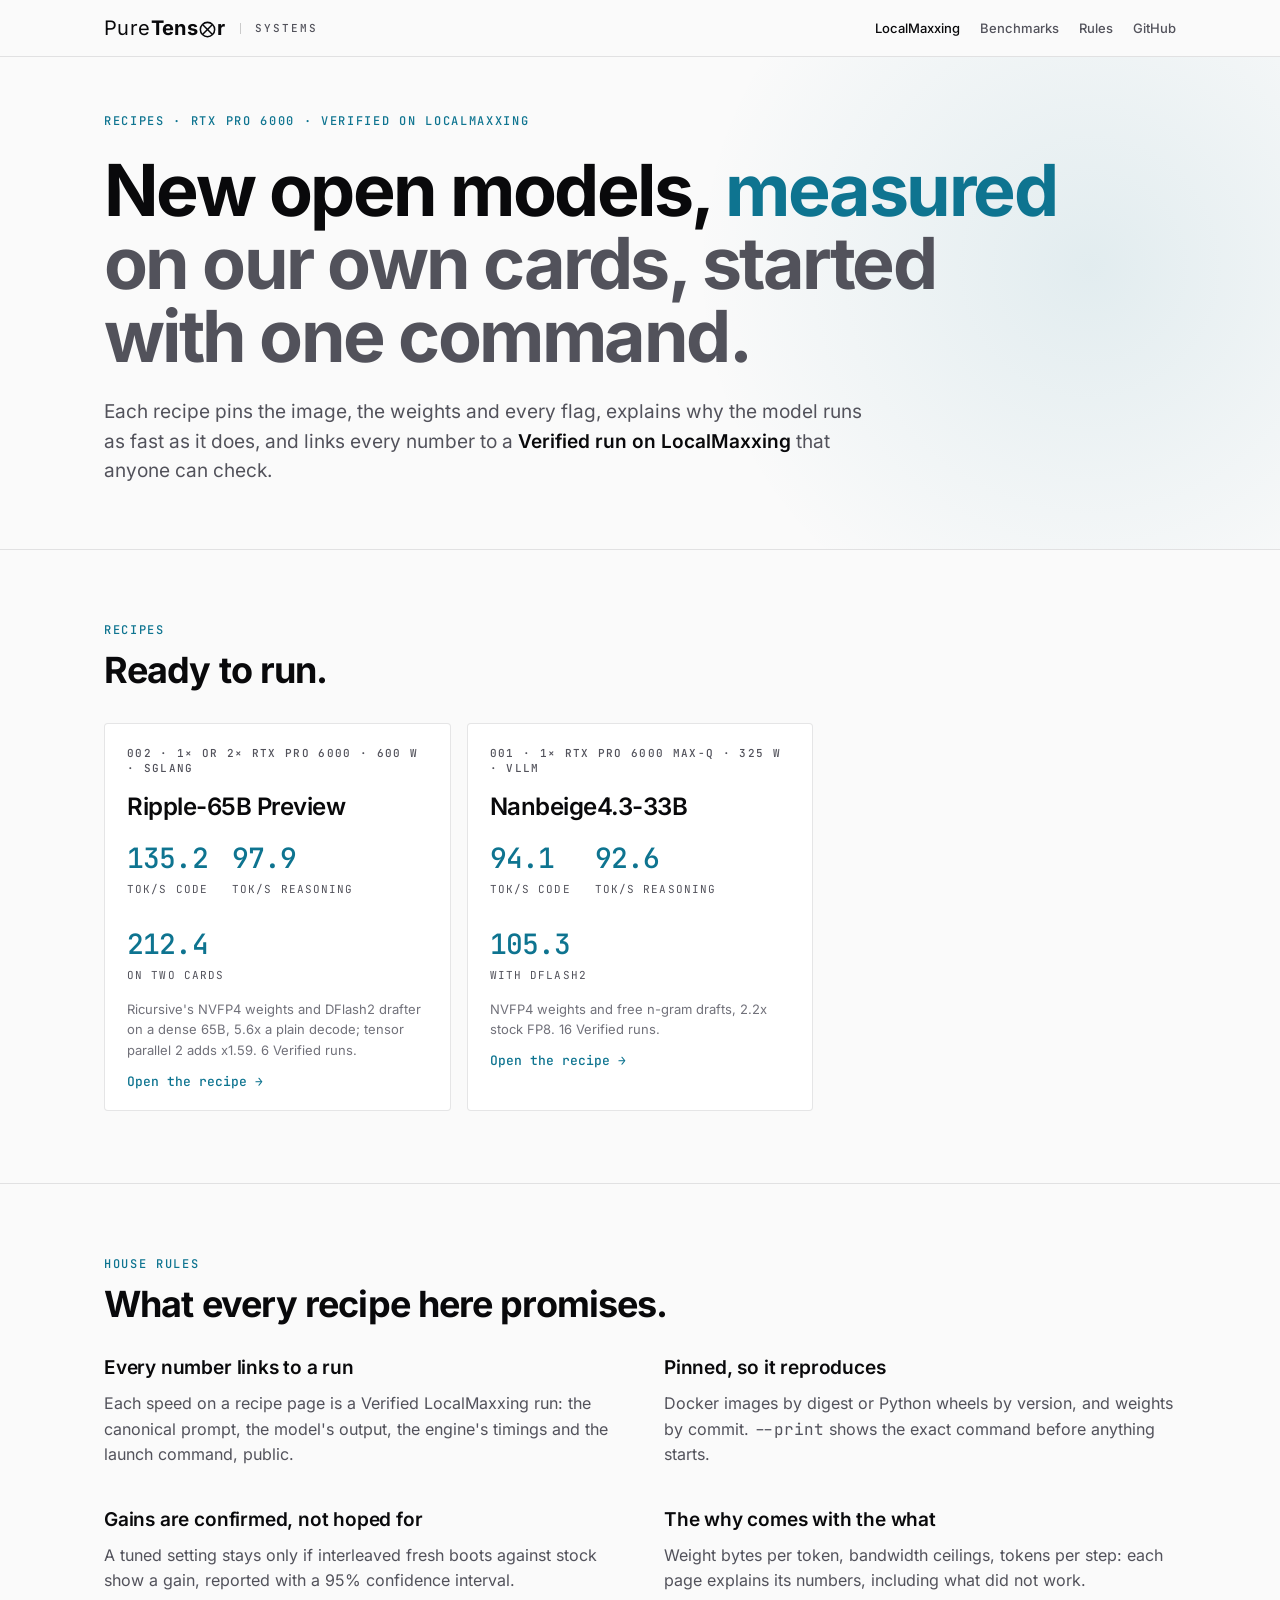
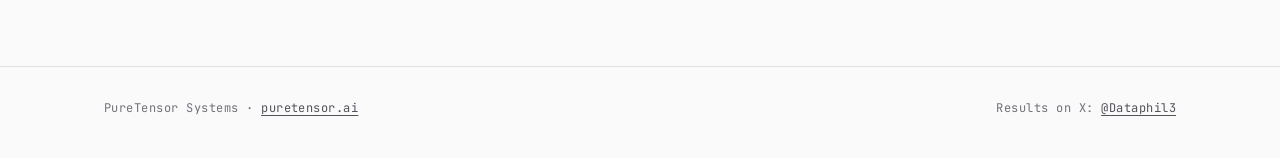
<file: localmaxxing/index.html>
<!doctype html>
<html lang="en">
<head>
<meta charset="utf-8">
<meta name="viewport" content="width=device-width, initial-scale=1, viewport-fit=cover">
<title>LocalMaxxing recipes · PureTensor Systems</title>
<meta name="description" content="One-command recipes for running new open models on RTX PRO 6000 cards. Every number is a Verified LocalMaxxing run.">
<link rel="icon" href="/favicon.ico?v=2" sizes="32x32">
<link rel="icon" href="/favicon-32.png?v=2" sizes="32x32" type="image/png">
<link rel="icon" href="/favicon-192.png?v=2" sizes="192x192" type="image/png">
<link rel="apple-touch-icon" href="/apple-touch-icon.png?v=2">
<meta name="theme-color" content="#09090b">
<link rel="stylesheet" href="../assets/site.css">
<link rel="stylesheet" href="/assets/fonts/fonts.css?v=0.3.2">
</head>
<body>

<header class="site-head">
  <div class="wrap">
    <a class="brand" href="../">
      <span class="wordmark"><span>Pure</span><b>Tens</b><svg viewBox="0 0 22 22" fill="none" stroke="currentColor" aria-hidden="true"><circle cx="11" cy="11" r="9.25" stroke-width="2"/><line x1="4.9" y1="4.9" x2="17.1" y2="17.1" stroke-width="2"/><line x1="17.1" y1="4.9" x2="4.9" y2="17.1" stroke-width="2"/></svg><b>r</b></span>
      <span class="brand-tag">SYSTEMS</span>
    </a>
    <nav class="site-nav" aria-label="Site">
      <a href="./" aria-current="page">LocalMaxxing</a>
      <a href="../bench/">Benchmarks</a>
      <a href="#rules">Rules</a>
      <a href="https://github.com/puretensor">GitHub</a>
    </nav>
  </div>
</header>

<main>
<section class="hero">
  <div class="wrap">
    <p class="eyebrow">Recipes · RTX PRO 6000 · Verified on LocalMaxxing</p>
    <h1>New open models, <span class="hot">measured</span> <span class="dim">on our own cards, started with one command.</span></h1>
    <p class="lede">Each recipe pins the image, the weights and every flag, explains why the model runs as fast as it does, and links every number to a <strong>Verified run on LocalMaxxing</strong> that anyone can check.</p>
  </div>
</section>

<section>
  <div class="wrap">
    <div class="sec-head">
      <p class="eyebrow">Recipes</p>
      <h2>Ready to run.</h2>
    </div>
    <div class="recipes">
      <a class="recipe" href="../models/Ripple-65B-Preview-1x-RTX-PRO-6000/">
        <span class="meta">002 · 1× or 2× RTX PRO 6000 · 600 W · SGLang</span>
        <h3>Ripple-65B Preview</h3>
        <span class="nums"><span><b>135.2</b>tok/s code</span><span><b>97.9</b>tok/s reasoning</span><span><b>212.4</b>on two cards</span></span>
        <span class="small">Ricursive's NVFP4 weights and DFlash2 drafter on a dense 65B, 5.6x a plain decode; tensor parallel 2 adds x1.59. 6 Verified runs.</span>
        <span class="go">Open the recipe →</span>
      </a>
      <a class="recipe" href="../models/Nanbeige4.3-33B-1x-RTX-PRO-6000-MaxQ/">
        <span class="meta">001 · 1× RTX PRO 6000 Max-Q · 325 W · vLLM</span>
        <h3>Nanbeige4.3-33B</h3>
        <span class="nums"><span><b>94.1</b>tok/s code</span><span><b>92.6</b>tok/s reasoning</span><span><b>105.3</b>with DFlash2</span></span>
        <span class="small">NVFP4 weights and free n-gram drafts, 2.2x stock FP8. 16 Verified runs.</span>
        <span class="go">Open the recipe →</span>
      </a>
    </div>
  </div>
</section>

<section id="rules">
  <div class="wrap">
    <div class="sec-head">
      <p class="eyebrow">House rules</p>
      <h2>What every recipe here promises.</h2>
    </div>
    <div class="cols">
      <div><h3>Every number links to a run</h3><p>Each speed on a recipe page is a Verified LocalMaxxing run: the canonical prompt, the model's output, the engine's timings and the launch command, public.</p></div>
      <div><h3>Pinned, so it reproduces</h3><p>Docker images by digest or Python wheels by version, and weights by commit. <code>--print</code> shows the exact command before anything starts.</p></div>
      <div><h3>Gains are confirmed, not hoped for</h3><p>A tuned setting stays only if interleaved fresh boots against stock show a gain, reported with a 95% confidence interval.</p></div>
      <div><h3>The why comes with the what</h3><p>Weight bytes per token, bandwidth ceilings, tokens per step: each page explains its numbers, including what did not work.</p></div>
    </div>
  </div>
</section>
</main>

<footer class="site-foot">
  <div class="wrap">
    <span>PureTensor Systems · <a href="https://puretensor.ai">puretensor.ai</a></span>
    <span>Results on X: <a href="https://x.com/Dataphil3">@Dataphil3</a></span>
  </div>
</footer>
</body>
</html>
</file>
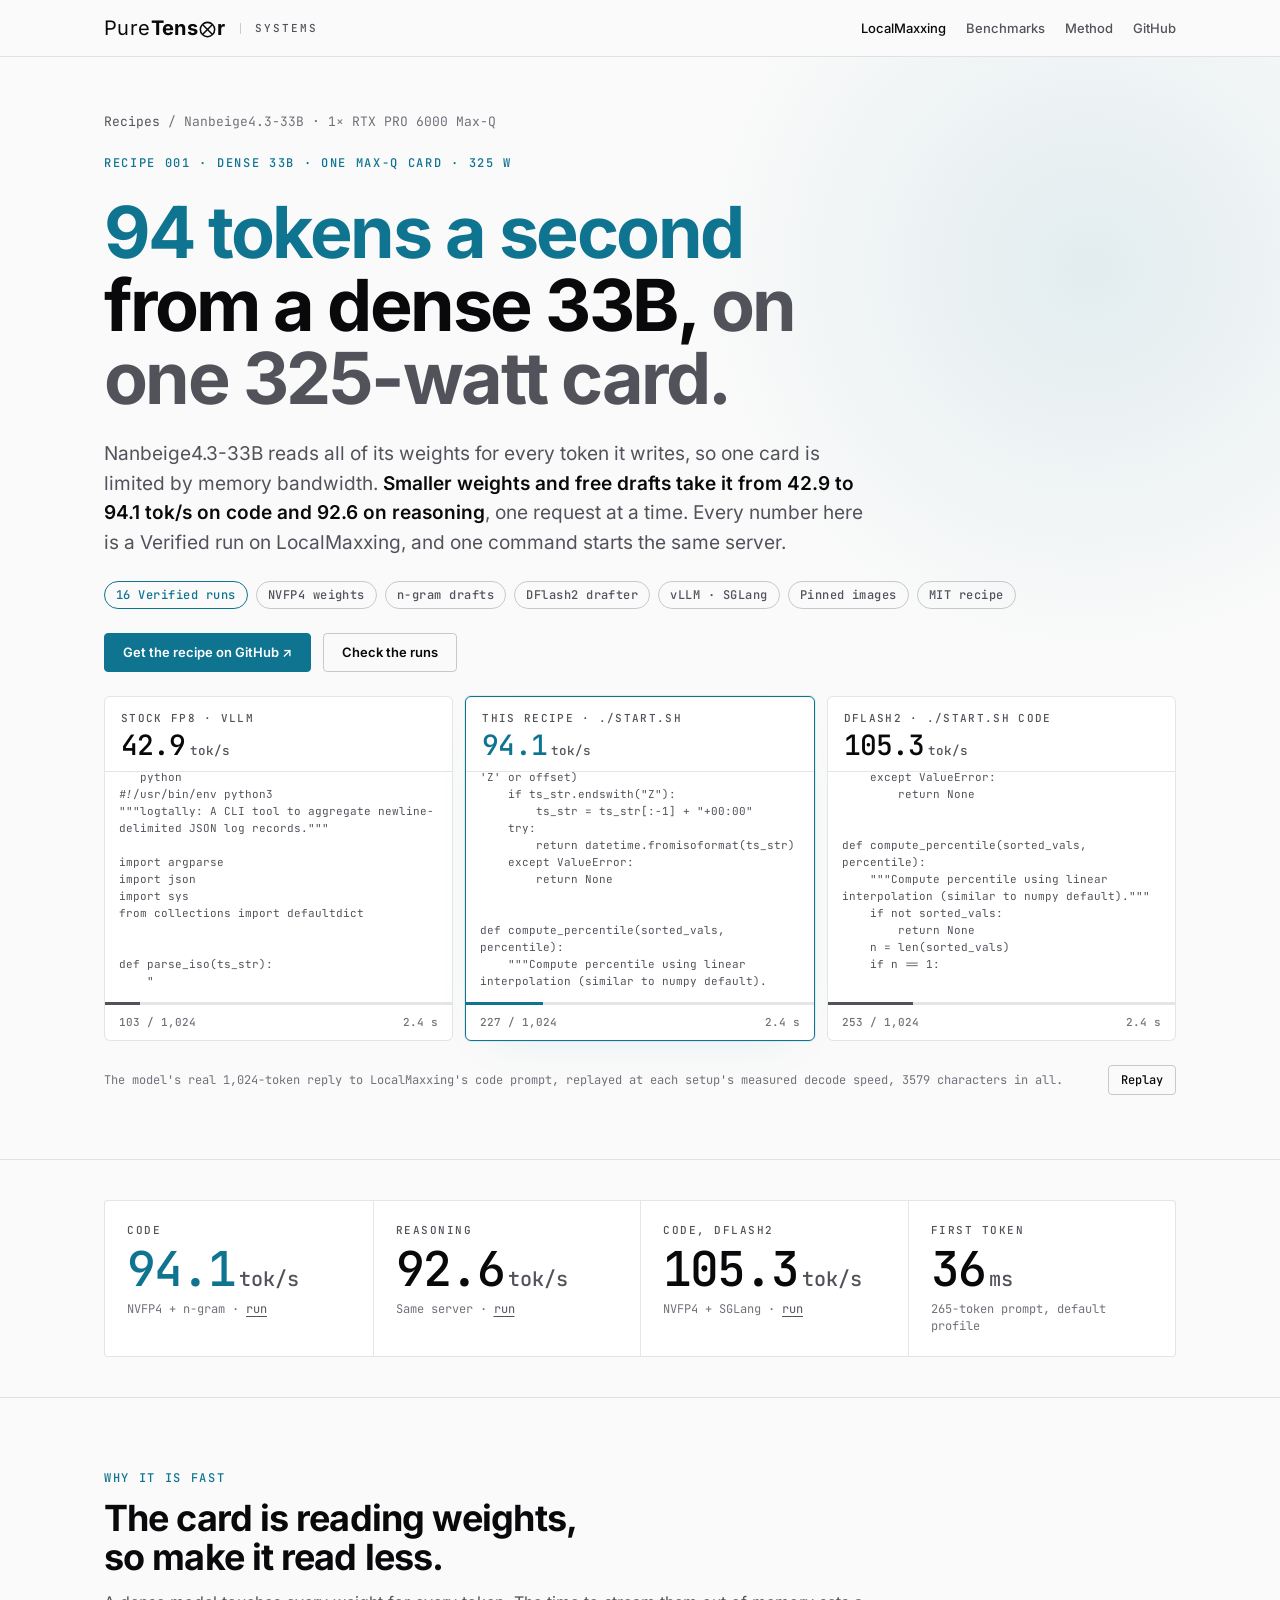
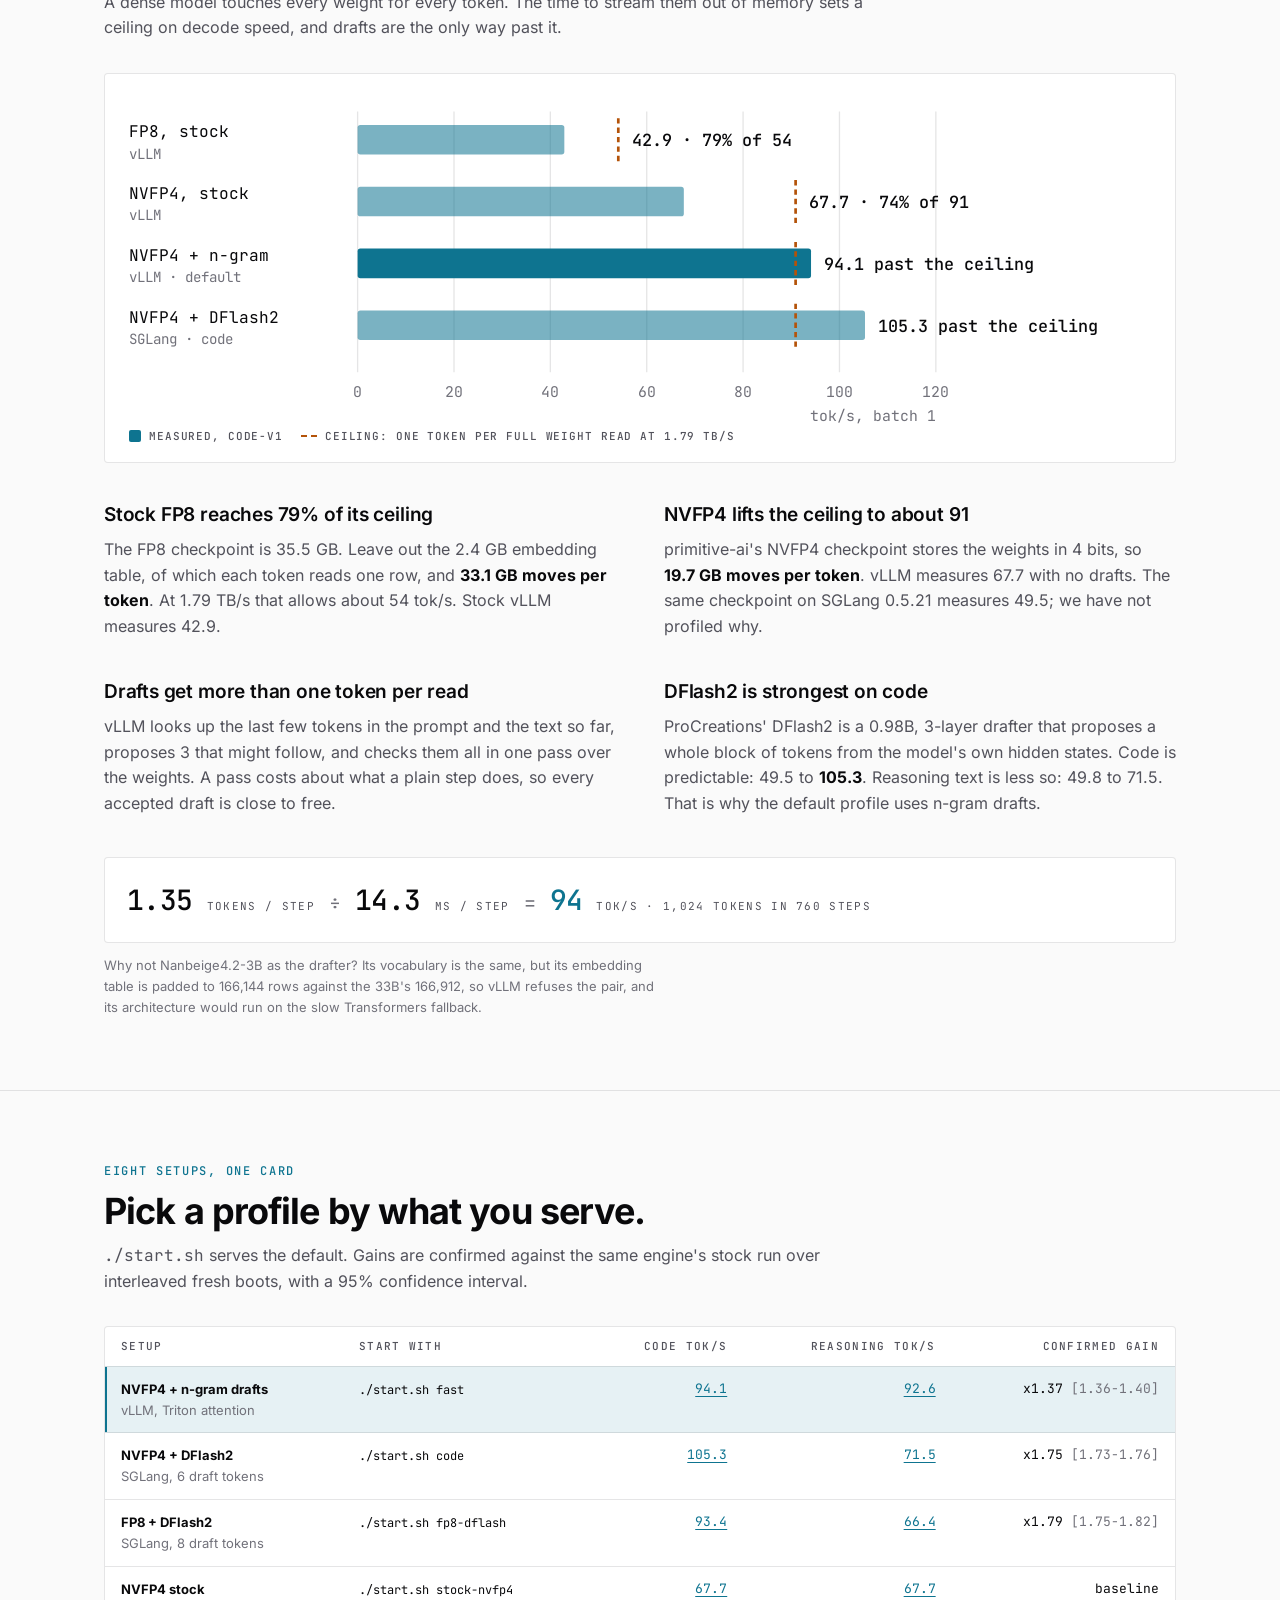
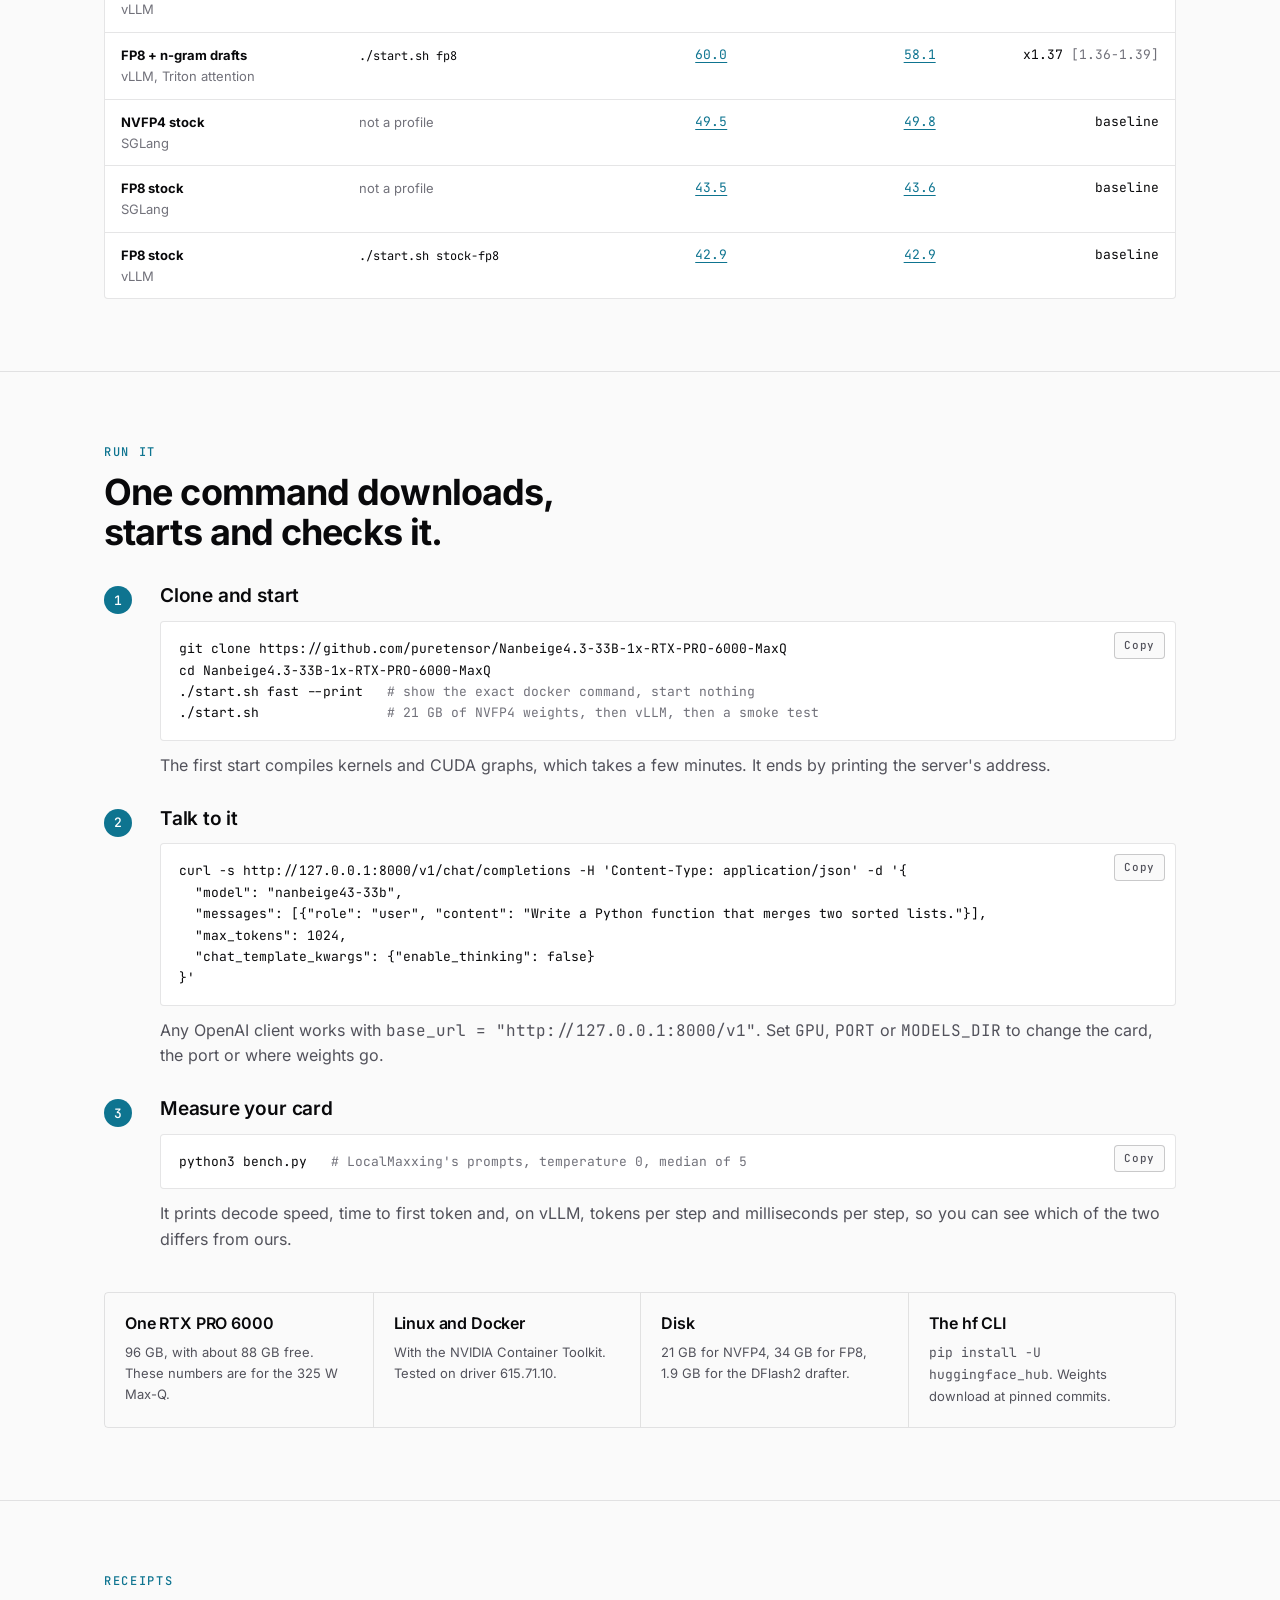
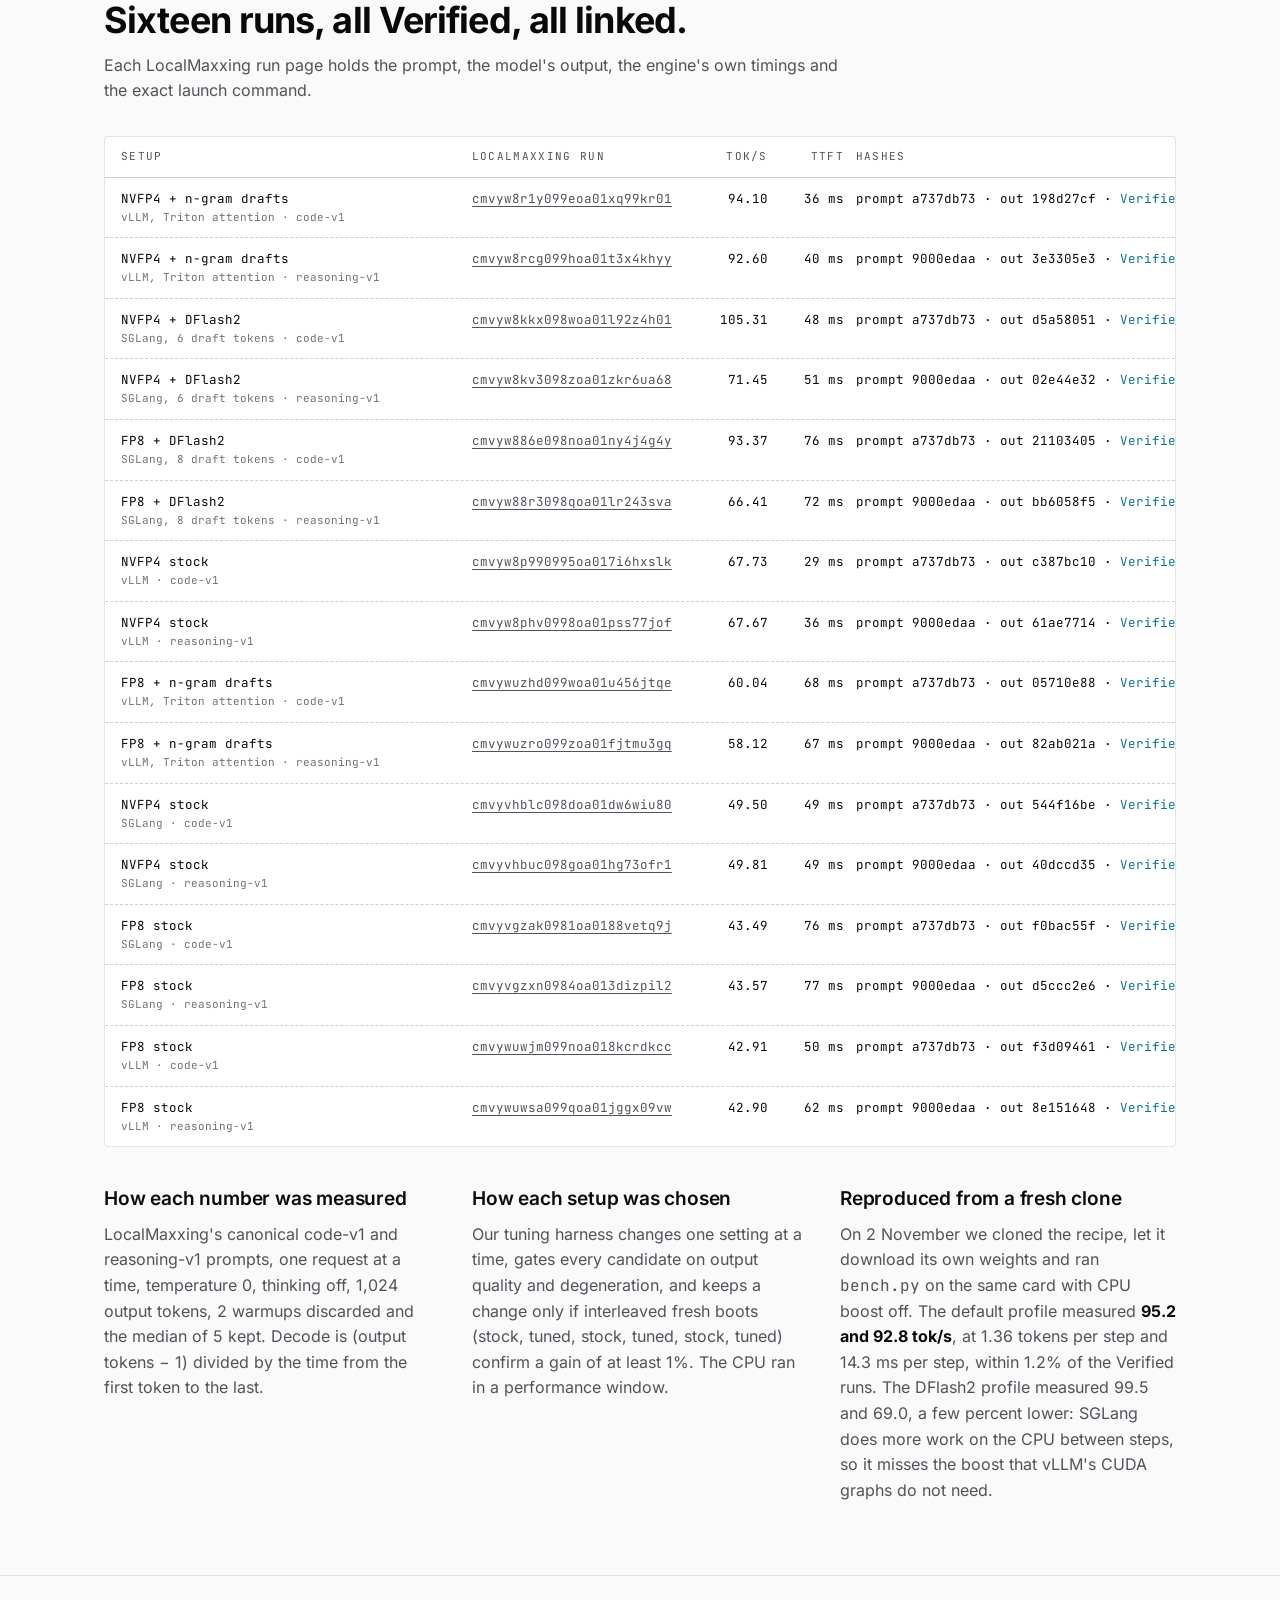
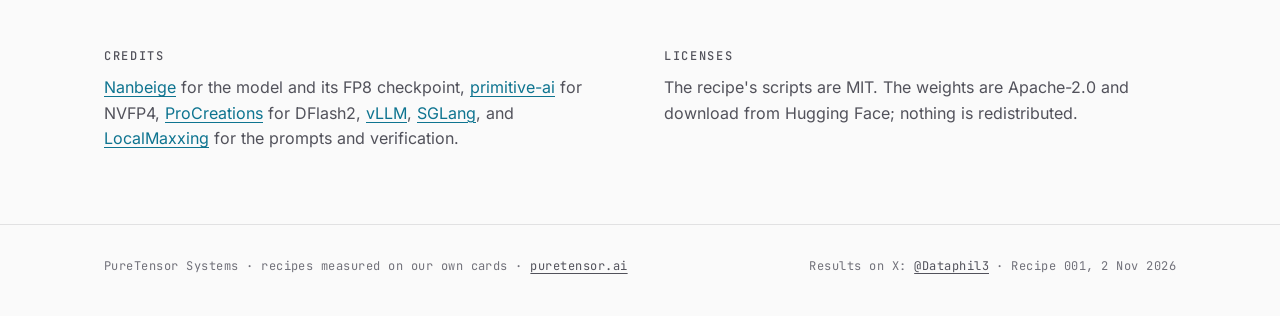
<file: models/Nanbeige4.3-33B-1x-RTX-PRO-6000-MaxQ/index.html>
<!doctype html>
<html lang="en">
<head>
<meta charset="utf-8">
<meta name="viewport" content="width=device-width, initial-scale=1, viewport-fit=cover">
<title>Nanbeige4.3-33B on one RTX PRO 6000 Max-Q · PureTensor Systems</title>
<meta name="description" content="Nanbeige4.3-33B at 94.1 tok/s on one 325 W RTX PRO 6000 Max-Q, batch 1. One-command recipe; every number is a Verified LocalMaxxing run.">
<meta property="og:title" content="Nanbeige4.3-33B at 94.1 tok/s on one RTX PRO 6000 Max-Q">
<meta property="og:description" content="Stock FP8 does 42.9. NVFP4 weights and free n-gram drafts take it to 94.1, DFlash2 to 105.3 on code. One command, every number Verified.">
<meta property="og:type" content="article">
<link rel="icon" href="/favicon.ico?v=2" sizes="32x32">
<link rel="icon" href="/favicon-32.png?v=2" sizes="32x32" type="image/png">
<link rel="icon" href="/favicon-192.png?v=2" sizes="192x192" type="image/png">
<link rel="apple-touch-icon" href="/apple-touch-icon.png?v=2">
<meta name="theme-color" content="#09090b">
<link rel="stylesheet" href="../../assets/site.css">
<link rel="stylesheet" href="/assets/fonts/fonts.css?v=0.3.2">
</head>
<body>

<header class="site-head">
  <div class="wrap">
    <a class="brand" href="../../">
      <span class="wordmark"><span>Pure</span><b>Tens</b><svg viewBox="0 0 22 22" fill="none" stroke="currentColor" aria-hidden="true"><circle cx="11" cy="11" r="9.25" stroke-width="2"/><line x1="4.9" y1="4.9" x2="17.1" y2="17.1" stroke-width="2"/><line x1="17.1" y1="4.9" x2="4.9" y2="17.1" stroke-width="2"/></svg><b>r</b></span>
      <span class="brand-tag">SYSTEMS</span>
    </a>
    <nav class="site-nav" aria-label="Site">
      <a href="../../localmaxxing/" aria-current="page">LocalMaxxing</a>
      <a href="../../bench/">Benchmarks</a>
      <a href="#method">Method</a>
      <a href="https://github.com/puretensor/Nanbeige4.3-33B-1x-RTX-PRO-6000-MaxQ">GitHub</a>
    </nav>
  </div>
</header>

<main>

<section class="hero">
  <div class="wrap">
    <p class="crumbs"><a href="../../">Recipes</a><span>/</span><span>Nanbeige4.3-33B · 1× RTX PRO 6000 Max-Q</span></p>
    <p class="eyebrow">Recipe 001 · Dense 33B · One Max-Q card · 325 W</p>
    <h1><span class="hot">94 tokens a second</span> from a dense 33B, <span class="dim">on one 325-watt card.</span></h1>
    <p class="lede">Nanbeige4.3-33B reads all of its weights for every token it writes, so one card is limited by memory bandwidth. <strong>Smaller weights and free drafts take it from 42.9 to 94.1 tok/s on code and 92.6 on reasoning</strong>, one request at a time. Every number here is a Verified run on LocalMaxxing, and one command starts the same server.</p>
    <div class="chips">
      <span class="chip ok">16 Verified runs</span>
      <span class="chip">NVFP4 weights</span>
      <span class="chip">n-gram drafts</span>
      <span class="chip">DFlash2 drafter</span>
      <span class="chip">vLLM · SGLang</span>
      <span class="chip">Pinned images</span>
      <span class="chip">MIT recipe</span>
    </div>
    <div class="actions">
      <a class="btn primary" href="https://github.com/puretensor/Nanbeige4.3-33B-1x-RTX-PRO-6000-MaxQ">Get the recipe on GitHub ↗</a>
      <a class="btn" href="#receipts">Check the runs</a>
    </div>

    <div class="race" id="race" aria-label="The same reply replayed at three measured speeds">
      <div class="lane" data-rate="42.91" data-ttft="49.5">
        <div class="lane-head"><span class="lane-name">Stock FP8 · vLLM</span><span class="lane-rate num">42.9<small>tok/s</small></span></div>
        <pre class="lane-out"><span></span></pre>
        <div class="lane-bar"><i></i></div>
        <div class="lane-foot"><span class="tok">0 / 1,024</span><span class="t">0.0 s</span></div>
      </div>
      <div class="lane lead" data-rate="94.10" data-ttft="36.4">
        <div class="lane-head"><span class="lane-name">This recipe · ./start.sh</span><span class="lane-rate num">94.1<small>tok/s</small></span></div>
        <pre class="lane-out"><span></span></pre>
        <div class="lane-bar"><i></i></div>
        <div class="lane-foot"><span class="tok">0 / 1,024</span><span class="t">0.0 s</span></div>
      </div>
      <div class="lane" data-rate="105.31" data-ttft="48.1">
        <div class="lane-head"><span class="lane-name">DFlash2 · ./start.sh code</span><span class="lane-rate num">105.3<small>tok/s</small></span></div>
        <pre class="lane-out"><span></span></pre>
        <div class="lane-bar"><i></i></div>
        <div class="lane-foot"><span class="tok">0 / 1,024</span><span class="t">0.0 s</span></div>
      </div>
    </div>
    <div class="race-meta">
      <span>The model's real 1,024-token reply to LocalMaxxing's code prompt, replayed at each setup's measured decode speed, 3579 characters in all.</span>
      <button class="replay-btn" id="replay" type="button">Replay</button>
    </div>
  </div>
</section>

<section class="tight">
  <div class="wrap">
    <div class="stats">
      <div class="stat"><span class="k">Code</span><span class="v hot">94.1<small>tok/s</small></span><span class="s">NVFP4 + n-gram · <a href="https://www.localmaxxing.com/runs/cmvyw8r1y099eoa01xq99kr01">run</a></span></div>
      <div class="stat"><span class="k">Reasoning</span><span class="v">92.6<small>tok/s</small></span><span class="s">Same server · <a href="https://www.localmaxxing.com/runs/cmvyw8rcg099hoa01t3x4khyy">run</a></span></div>
      <div class="stat"><span class="k">Code, DFlash2</span><span class="v">105.3<small>tok/s</small></span><span class="s">NVFP4 + SGLang · <a href="https://www.localmaxxing.com/runs/cmvyw8kkx098woa01l92z4h01">run</a></span></div>
      <div class="stat"><span class="k">First token</span><span class="v">36<small>ms</small></span><span class="s">265-token prompt, default profile</span></div>
    </div>
  </div>
</section>

<section id="why">
  <div class="wrap">
    <div class="sec-head">
      <p class="eyebrow">Why it is fast</p>
      <h2>The card is reading weights, so make it read less.</h2>
      <p>A dense model touches every weight for every token. The time to stream them out of memory sets a ceiling on decode speed, and drafts are the only way past it.</p>
    </div>
    <div class="ceiling">
      <svg id="ceiling" viewBox="0 0 760 236" role="img" aria-label="Measured decode speed against the weight-read ceiling for four setups"></svg>
      <div class="legend">
        <span><i class="sw" style="background: var(--accent)"></i>Measured, code-v1</span>
        <span><i class="sw line"></i>Ceiling: one token per full weight read at 1.79 TB/s</span>
      </div>
    </div>
    <div class="cols" style="margin-top: 40px">
      <div>
        <h3>Stock FP8 reaches 79% of its ceiling</h3>
        <p>The FP8 checkpoint is 35.5 GB. Leave out the 2.4 GB embedding table, of which each token reads one row, and <strong>33.1 GB moves per token</strong>. At 1.79 TB/s that allows about 54 tok/s. Stock vLLM measures 42.9.</p>
      </div>
      <div>
        <h3>NVFP4 lifts the ceiling to about 91</h3>
        <p>primitive-ai's NVFP4 checkpoint stores the weights in 4 bits, so <strong>19.7 GB moves per token</strong>. vLLM measures 67.7 with no drafts. The same checkpoint on SGLang 0.5.21 measures 49.5; we have not profiled why.</p>
      </div>
      <div>
        <h3>Drafts get more than one token per read</h3>
        <p>vLLM looks up the last few tokens in the prompt and the text so far, proposes 3 that might follow, and checks them all in one pass over the weights. A pass costs about what a plain step does, so every accepted draft is close to free.</p>
      </div>
      <div>
        <h3>DFlash2 is strongest on code</h3>
        <p>ProCreations' DFlash2 is a 0.98B, 3-layer drafter that proposes a whole block of tokens from the model's own hidden states. Code is predictable: 49.5 to <strong>105.3</strong>. Reasoning text is less so: 49.8 to 71.5. That is why the default profile uses n-gram drafts.</p>
      </div>
    </div>
    <div class="formula" style="margin-top: 40px" aria-label="1.35 tokens per step divided by 14.3 milliseconds per step is 94 tokens per second">
      <span class="big num">1.35</span><span class="u">tokens / step</span>
      <span class="op">÷</span>
      <span class="big num">14.3</span><span class="u">ms / step</span>
      <span class="op">=</span>
      <span class="big num hot">94</span><span class="u">tok/s · 1,024 tokens in 760 steps</span>
    </div>
    <p class="small" style="margin-top: 12px; max-width: 70ch">Why not Nanbeige4.2-3B as the drafter? Its vocabulary is the same, but its embedding table is padded to 166,144 rows against the 33B's 166,912, so vLLM refuses the pair, and its architecture would run on the slow Transformers fallback.</p>
  </div>
</section>

<section id="profiles">
  <div class="wrap">
    <div class="sec-head">
      <p class="eyebrow">Eight setups, one card</p>
      <h2>Pick a profile by what you serve.</h2>
      <p><code>./start.sh</code> serves the default. Gains are confirmed against the same engine's stock run over interleaved fresh boots, with a 95% confidence interval.</p>
    </div>
    <div class="table-scroll">
      <table>
        <thead><tr><th>Setup</th><th>Start with</th><th class="n">Code tok/s</th><th class="n">Reasoning tok/s</th><th class="n">Confirmed gain</th></tr></thead>
        <tbody>
<tr class="best">
  <td><strong>NVFP4 + n-gram drafts</strong><br><span class="small">vLLM, Triton attention</span></td>
  <td><code>./start.sh fast</code></td>
  <td class="n"><a href="https://www.localmaxxing.com/runs/cmvyw8r1y099eoa01xq99kr01">94.1</a></td><td class="n"><a href="https://www.localmaxxing.com/runs/cmvyw8rcg099hoa01t3x4khyy">92.6</a></td>
  <td class="n">x1.37 <span class="ci">[1.36-1.40]</span></td>
</tr>
<tr>
  <td><strong>NVFP4 + DFlash2</strong><br><span class="small">SGLang, 6 draft tokens</span></td>
  <td><code>./start.sh code</code></td>
  <td class="n"><a href="https://www.localmaxxing.com/runs/cmvyw8kkx098woa01l92z4h01">105.3</a></td><td class="n"><a href="https://www.localmaxxing.com/runs/cmvyw8kv3098zoa01zkr6ua68">71.5</a></td>
  <td class="n">x1.75 <span class="ci">[1.73-1.76]</span></td>
</tr>
<tr>
  <td><strong>FP8 + DFlash2</strong><br><span class="small">SGLang, 8 draft tokens</span></td>
  <td><code>./start.sh fp8-dflash</code></td>
  <td class="n"><a href="https://www.localmaxxing.com/runs/cmvyw886e098noa01ny4j4g4y">93.4</a></td><td class="n"><a href="https://www.localmaxxing.com/runs/cmvyw88r3098qoa01lr243sva">66.4</a></td>
  <td class="n">x1.79 <span class="ci">[1.75-1.82]</span></td>
</tr>
<tr>
  <td><strong>NVFP4 stock</strong><br><span class="small">vLLM</span></td>
  <td><code>./start.sh stock-nvfp4</code></td>
  <td class="n"><a href="https://www.localmaxxing.com/runs/cmvyw8p990995oa017i6hxslk">67.7</a></td><td class="n"><a href="https://www.localmaxxing.com/runs/cmvyw8phv0998oa01pss77jof">67.7</a></td>
  <td class="n">baseline</td>
</tr>
<tr>
  <td><strong>FP8 + n-gram drafts</strong><br><span class="small">vLLM, Triton attention</span></td>
  <td><code>./start.sh fp8</code></td>
  <td class="n"><a href="https://www.localmaxxing.com/runs/cmvywuzhd099woa01u456jtqe">60.0</a></td><td class="n"><a href="https://www.localmaxxing.com/runs/cmvywuzro099zoa01fjtmu3gq">58.1</a></td>
  <td class="n">x1.37 <span class="ci">[1.36-1.39]</span></td>
</tr>
<tr>
  <td><strong>NVFP4 stock</strong><br><span class="small">SGLang</span></td>
  <td><span class="small">not a profile</span></td>
  <td class="n"><a href="https://www.localmaxxing.com/runs/cmvyvhblc098doa01dw6wiu80">49.5</a></td><td class="n"><a href="https://www.localmaxxing.com/runs/cmvyvhbuc098goa01hg73ofr1">49.8</a></td>
  <td class="n">baseline</td>
</tr>
<tr>
  <td><strong>FP8 stock</strong><br><span class="small">SGLang</span></td>
  <td><span class="small">not a profile</span></td>
  <td class="n"><a href="https://www.localmaxxing.com/runs/cmvyvgzak0981oa0188vetq9j">43.5</a></td><td class="n"><a href="https://www.localmaxxing.com/runs/cmvyvgzxn0984oa013dizpil2">43.6</a></td>
  <td class="n">baseline</td>
</tr>
<tr>
  <td><strong>FP8 stock</strong><br><span class="small">vLLM</span></td>
  <td><code>./start.sh stock-fp8</code></td>
  <td class="n"><a href="https://www.localmaxxing.com/runs/cmvywuwjm099noa018kcrdkcc">42.9</a></td><td class="n"><a href="https://www.localmaxxing.com/runs/cmvywuwsa099qoa01jggx09vw">42.9</a></td>
  <td class="n">baseline</td>
</tr>
        </tbody>
      </table>
    </div>
    <p class="small swipe">Swipe the table for more →</p>
  </div>
</section>

<section id="run">
  <div class="wrap">
    <div class="sec-head">
      <p class="eyebrow">Run it</p>
      <h2>One command downloads, starts and checks it.</h2>
    </div>
    <div class="steps">
      <div class="step"><span class="step-n">1</span><div>
        <h3>Clone and start</h3>
        <div class="codeblock"><pre><code>git clone https://github.com/puretensor/Nanbeige4.3-33B-1x-RTX-PRO-6000-MaxQ
cd Nanbeige4.3-33B-1x-RTX-PRO-6000-MaxQ
./start.sh fast --print   <span class="c"># show the exact docker command, start nothing</span>
./start.sh                <span class="c"># 21 GB of NVFP4 weights, then vLLM, then a smoke test</span></code></pre><button class="copy" type="button">Copy</button></div>
        <p>The first start compiles kernels and CUDA graphs, which takes a few minutes. It ends by printing the server's address.</p>
      </div></div>
      <div class="step"><span class="step-n">2</span><div>
        <h3>Talk to it</h3>
        <div class="codeblock"><pre><code>curl -s http://127.0.0.1:8000/v1/chat/completions -H 'Content-Type: application/json' -d '{
  "model": "nanbeige43-33b",
  "messages": [{"role": "user", "content": "Write a Python function that merges two sorted lists."}],
  "max_tokens": 1024,
  "chat_template_kwargs": {"enable_thinking": false}
}'</code></pre><button class="copy" type="button">Copy</button></div>
        <p>Any OpenAI client works with <code>base_url = "http://127.0.0.1:8000/v1"</code>. Set <code>GPU</code>, <code>PORT</code> or <code>MODELS_DIR</code> to change the card, the port or where weights go.</p>
      </div></div>
      <div class="step"><span class="step-n">3</span><div>
        <h3>Measure your card</h3>
        <div class="codeblock"><pre><code>python3 bench.py   <span class="c"># LocalMaxxing's prompts, temperature 0, median of 5</span></code></pre><button class="copy" type="button">Copy</button></div>
        <p>It prints decode speed, time to first token and, on vLLM, tokens per step and milliseconds per step, so you can see which of the two differs from ours.</p>
      </div></div>
    </div>
    <div class="needs" style="margin-top: 40px">
      <div><h3>One RTX PRO 6000</h3><p>96 GB, with about 88 GB free. These numbers are for the 325 W Max-Q.</p></div>
      <div><h3>Linux and Docker</h3><p>With the NVIDIA Container Toolkit. Tested on driver 615.71.10.</p></div>
      <div><h3>Disk</h3><p>21 GB for NVFP4, 34 GB for FP8, 1.9 GB for the DFlash2 drafter.</p></div>
      <div><h3>The hf CLI</h3><p><code>pip install -U huggingface_hub</code>. Weights download at pinned commits.</p></div>
    </div>
  </div>
</section>

<section id="receipts">
  <div class="wrap">
    <div class="sec-head">
      <p class="eyebrow">Receipts</p>
      <h2>Sixteen runs, all Verified, all linked.</h2>
      <p>Each LocalMaxxing run page holds the prompt, the model's output, the engine's own timings and the exact launch command.</p>
    </div>
    <div class="ledger-scroll"><div class="ledger">
      <div class="ledger-row head"><span>Setup</span><span>LocalMaxxing run</span><span class="r">tok/s</span><span class="r">TTFT</span><span>Hashes</span></div>
<div class="ledger-row"><span class="what">NVFP4 + n-gram drafts<small>vLLM, Triton attention · code-v1</small></span>
<a href="https://www.localmaxxing.com/runs/cmvyw8r1y099eoa01xq99kr01">cmvyw8r1y099eoa01xq99kr01</a><span class="r">94.10</span><span class="r">36 ms</span>
<span>prompt a737db73 · out 198d27cf · <span class="ok">Verified</span></span></div>
<div class="ledger-row"><span class="what">NVFP4 + n-gram drafts<small>vLLM, Triton attention · reasoning-v1</small></span>
<a href="https://www.localmaxxing.com/runs/cmvyw8rcg099hoa01t3x4khyy">cmvyw8rcg099hoa01t3x4khyy</a><span class="r">92.60</span><span class="r">40 ms</span>
<span>prompt 9000edaa · out 3e3305e3 · <span class="ok">Verified</span></span></div>
<div class="ledger-row"><span class="what">NVFP4 + DFlash2<small>SGLang, 6 draft tokens · code-v1</small></span>
<a href="https://www.localmaxxing.com/runs/cmvyw8kkx098woa01l92z4h01">cmvyw8kkx098woa01l92z4h01</a><span class="r">105.31</span><span class="r">48 ms</span>
<span>prompt a737db73 · out d5a58051 · <span class="ok">Verified</span></span></div>
<div class="ledger-row"><span class="what">NVFP4 + DFlash2<small>SGLang, 6 draft tokens · reasoning-v1</small></span>
<a href="https://www.localmaxxing.com/runs/cmvyw8kv3098zoa01zkr6ua68">cmvyw8kv3098zoa01zkr6ua68</a><span class="r">71.45</span><span class="r">51 ms</span>
<span>prompt 9000edaa · out 02e44e32 · <span class="ok">Verified</span></span></div>
<div class="ledger-row"><span class="what">FP8 + DFlash2<small>SGLang, 8 draft tokens · code-v1</small></span>
<a href="https://www.localmaxxing.com/runs/cmvyw886e098noa01ny4j4g4y">cmvyw886e098noa01ny4j4g4y</a><span class="r">93.37</span><span class="r">76 ms</span>
<span>prompt a737db73 · out 21103405 · <span class="ok">Verified</span></span></div>
<div class="ledger-row"><span class="what">FP8 + DFlash2<small>SGLang, 8 draft tokens · reasoning-v1</small></span>
<a href="https://www.localmaxxing.com/runs/cmvyw88r3098qoa01lr243sva">cmvyw88r3098qoa01lr243sva</a><span class="r">66.41</span><span class="r">72 ms</span>
<span>prompt 9000edaa · out bb6058f5 · <span class="ok">Verified</span></span></div>
<div class="ledger-row"><span class="what">NVFP4 stock<small>vLLM · code-v1</small></span>
<a href="https://www.localmaxxing.com/runs/cmvyw8p990995oa017i6hxslk">cmvyw8p990995oa017i6hxslk</a><span class="r">67.73</span><span class="r">29 ms</span>
<span>prompt a737db73 · out c387bc10 · <span class="ok">Verified</span></span></div>
<div class="ledger-row"><span class="what">NVFP4 stock<small>vLLM · reasoning-v1</small></span>
<a href="https://www.localmaxxing.com/runs/cmvyw8phv0998oa01pss77jof">cmvyw8phv0998oa01pss77jof</a><span class="r">67.67</span><span class="r">36 ms</span>
<span>prompt 9000edaa · out 61ae7714 · <span class="ok">Verified</span></span></div>
<div class="ledger-row"><span class="what">FP8 + n-gram drafts<small>vLLM, Triton attention · code-v1</small></span>
<a href="https://www.localmaxxing.com/runs/cmvywuzhd099woa01u456jtqe">cmvywuzhd099woa01u456jtqe</a><span class="r">60.04</span><span class="r">68 ms</span>
<span>prompt a737db73 · out 05710e88 · <span class="ok">Verified</span></span></div>
<div class="ledger-row"><span class="what">FP8 + n-gram drafts<small>vLLM, Triton attention · reasoning-v1</small></span>
<a href="https://www.localmaxxing.com/runs/cmvywuzro099zoa01fjtmu3gq">cmvywuzro099zoa01fjtmu3gq</a><span class="r">58.12</span><span class="r">67 ms</span>
<span>prompt 9000edaa · out 82ab021a · <span class="ok">Verified</span></span></div>
<div class="ledger-row"><span class="what">NVFP4 stock<small>SGLang · code-v1</small></span>
<a href="https://www.localmaxxing.com/runs/cmvyvhblc098doa01dw6wiu80">cmvyvhblc098doa01dw6wiu80</a><span class="r">49.50</span><span class="r">49 ms</span>
<span>prompt a737db73 · out 544f16be · <span class="ok">Verified</span></span></div>
<div class="ledger-row"><span class="what">NVFP4 stock<small>SGLang · reasoning-v1</small></span>
<a href="https://www.localmaxxing.com/runs/cmvyvhbuc098goa01hg73ofr1">cmvyvhbuc098goa01hg73ofr1</a><span class="r">49.81</span><span class="r">49 ms</span>
<span>prompt 9000edaa · out 40dccd35 · <span class="ok">Verified</span></span></div>
<div class="ledger-row"><span class="what">FP8 stock<small>SGLang · code-v1</small></span>
<a href="https://www.localmaxxing.com/runs/cmvyvgzak0981oa0188vetq9j">cmvyvgzak0981oa0188vetq9j</a><span class="r">43.49</span><span class="r">76 ms</span>
<span>prompt a737db73 · out f0bac55f · <span class="ok">Verified</span></span></div>
<div class="ledger-row"><span class="what">FP8 stock<small>SGLang · reasoning-v1</small></span>
<a href="https://www.localmaxxing.com/runs/cmvyvgzxn0984oa013dizpil2">cmvyvgzxn0984oa013dizpil2</a><span class="r">43.57</span><span class="r">77 ms</span>
<span>prompt 9000edaa · out d5ccc2e6 · <span class="ok">Verified</span></span></div>
<div class="ledger-row"><span class="what">FP8 stock<small>vLLM · code-v1</small></span>
<a href="https://www.localmaxxing.com/runs/cmvywuwjm099noa018kcrdkcc">cmvywuwjm099noa018kcrdkcc</a><span class="r">42.91</span><span class="r">50 ms</span>
<span>prompt a737db73 · out f3d09461 · <span class="ok">Verified</span></span></div>
<div class="ledger-row"><span class="what">FP8 stock<small>vLLM · reasoning-v1</small></span>
<a href="https://www.localmaxxing.com/runs/cmvywuwsa099qoa01jggx09vw">cmvywuwsa099qoa01jggx09vw</a><span class="r">42.90</span><span class="r">62 ms</span>
<span>prompt 9000edaa · out 8e151648 · <span class="ok">Verified</span></span></div>
    </div></div>
    <div class="cols cols-3" id="method" style="margin-top: 40px">
      <div>
        <h3>How each number was measured</h3>
        <p>LocalMaxxing's canonical code-v1 and reasoning-v1 prompts, one request at a time, temperature 0, thinking off, 1,024 output tokens, 2 warmups discarded and the median of 5 kept. Decode is (output tokens − 1) divided by the time from the first token to the last.</p>
      </div>
      <div>
        <h3>How each setup was chosen</h3>
        <p>Our tuning harness changes one setting at a time, gates every candidate on output quality and degeneration, and keeps a change only if interleaved fresh boots (stock, tuned, stock, tuned, stock, tuned) confirm a gain of at least 1%. The CPU ran in a performance window.</p>
      </div>
      <div>
        <h3>Reproduced from a fresh clone</h3>
        <p>On 2 November we cloned the recipe, let it download its own weights and ran <code>bench.py</code> on the same card with CPU boost off. The default profile measured <strong>95.2 and 92.8 tok/s</strong>, at 1.36 tokens per step and 14.3 ms per step, within 1.2% of the Verified runs. The DFlash2 profile measured 99.5 and 69.0, a few percent lower: SGLang does more work on the CPU between steps, so it misses the boost that vLLM's CUDA graphs do not need.</p>
      </div>
    </div>
  </div>
</section>

<section>
  <div class="wrap">
    <div class="cols">
      <div>
        <p class="eyebrow">Credits</p>
        <p><a href="https://huggingface.co/Nanbeige">Nanbeige</a> for the model and its FP8 checkpoint, <a href="https://huggingface.co/primitive-ai/Nanbeige4.3-33B-NVFP4">primitive-ai</a> for NVFP4, <a href="https://huggingface.co/ProCreations/Nanbeige4.3-33B-DFlash2">ProCreations</a> for DFlash2, <a href="https://github.com/vllm-project/vllm">vLLM</a>, <a href="https://github.com/sgl-project/sglang">SGLang</a>, and <a href="https://www.localmaxxing.com">LocalMaxxing</a> for the prompts and verification.</p>
      </div>
      <div>
        <p class="eyebrow">Licenses</p>
        <p>The recipe's scripts are MIT. The weights are Apache-2.0 and download from Hugging Face; nothing is redistributed.</p>
      </div>
    </div>
  </div>
</section>

</main>

<footer class="site-foot">
  <div class="wrap">
    <span>PureTensor Systems · recipes measured on our own cards · <a href="https://puretensor.ai">puretensor.ai</a></span>
    <span>Results on X: <a href="https://x.com/Dataphil3">@Dataphil3</a> · Recipe 001, 2 Nov 2026</span>
  </div>
</footer>

<script>
(() => {
  const TEXT = "Here is the implementation of the `logtally` command-line tool using only Python's standard library.\n\n### Python Implementation (`logtally.py`)\n\n```python\n#!/usr/bin/env python3\n\"\"\"logtally: A CLI tool to aggregate newline-delimited JSON log records.\"\"\"\n\nimport argparse\nimport json\nimport sys\nfrom collections import defaultdict\n\n\ndef parse_iso(ts_str):\n    \"\"\"Parse an ISO-8601 timestamp string.\"\"\"\n    from datetime import datetime\n\n    # Handle common ISO-8601 variants (with 'Z' or offset)\n    if ts_str.endswith(\"Z\"):\n        ts_str = ts_str[:-1] + \"+00:00\"\n    try:\n        return datetime.fromisoformat(ts_str)\n    except ValueError:\n        return None\n\n\ndef compute_percentile(sorted_vals, percentile):\n    \"\"\"Compute percentile using linear interpolation (similar to numpy default).\"\"\"\n    if not sorted_vals:\n        return None\n    n = len(sorted_vals)\n    if n == 1:\n        return float(sorted_vals[0])\n\n    # Index calculation: k = (n - 1) * (p / 100)\n    k = (n - 1) * (percentile / 100.0)\n    f = int(k)\n    c = min(f + 1, n - 1)\n\n    if f == c:\n        return float(sorted_vals[f])\n    else:\n        return float(sorted_vals[f] + (sorted_vals[c] - sorted_vals[f]) * (k - f))\n\n\ndef main():\n    parser = argparse.ArgumentParser(\n        description=\"Aggregate newline-delimited JSON log records.\"\n    )\n    parser.add_argument(\n        \"--since\",\n        type=str,\n        default=None,\n        help=\"ISO-8601 timestamp; drop records earlier than this time.\",\n    )\n    args = parser.parse_args()\n\n    since_dt = parse_iso(args.since) if args.since else None\n\n    # Aggregations: service -> { level_counts, latency_list }\n    services = defaultdict(lambda: {\"levels\": defaultdict(int), \"latencies\": []})\n    malformed_count = 0\n\n    for line_num, line in enumerate(sys.stdin, start=1):\n        line = line.strip()\n        if not line:\n            continue  # Skip empty lines\n\n        try:\n            record = json.loads(line)\n\n            # Validate required fields and types\n            ts = record.get(\"ts\")\n            level = record.get(\"level\")\n            service = record.get(\"service\")\n\n            if not isinstance(ts, str) or not isinstance(level, str) or not isinstance(service, str):\n                raise ValueError(\"Missing or invalid required fields\")\n\n            if level not in {\"DEBUG\", \"INFO\", \"WARN\", \"ERROR\"}:\n                raise ValueError(f\"Invalid level: {level}\")\n\n            # Filter by --since\n            if since_dt is not None:\n                ts_dt = parse_iso(ts)\n                if ts_dt is None or ts_dt < since_dt:\n                    continue\n\n            # Aggregate level count\n            services[service][\"levels\"][level] += 1\n\n            # Optional latency aggregation\n            latency = record.get(\"latency_ms\")\n            if latency is not None:\n                if not isinstance(latency, (int, float)):\n                    raise ValueError(\"latency_ms must be numeric\")\n                services[service][\"latencies\"].append(float(latency))\n\n        except Exception:\n            malformed_count += 1\n\n    # Output results\n    for service, data in services.items():\n        print(f\"=== Service: {service} ===\")\n        print(\"Level counts:\")\n        for level in [\"DEBUG\", \"INFO\", \"WARN\", \"ERROR\"]:\n            print(f\"  {level}: {data['levels'].get(level, 0)}\")\n\n        print(\"Latency percentiles:\")\n        sorted_lats = sorted(data[\"latencies\"])\n        p50 = compute_percentile(sorted_lats, 50)\n        p95 = compute_percentile(sorted_lats, 95)\n\n        if sorted_lats:\n            print(f\"  p50: {p50";
  const TOKENS = 1024, CPT = TEXT.length / TOKENS;  // characters per token in this reply
  const lanes = [...document.querySelectorAll('#race .lane')].map(el => ({
    el, rate: +el.dataset.rate, ttft: +el.dataset.ttft / 1000,
    out: el.querySelector('.lane-out span'), bar: el.querySelector('.lane-bar i'),
    tok: el.querySelector('.tok'), t: el.querySelector('.t'),
  }));
  const fmt = n => n.toLocaleString('en-US');
  function paint(lane, elapsed) {
    const decoding = Math.max(0, elapsed - lane.ttft);
    const n = elapsed < lane.ttft ? 0 : Math.min(TOKENS, 1 + Math.floor(decoding * lane.rate));
    const total = lane.ttft + (TOKENS - 1) / lane.rate;
    lane.out.textContent = TEXT.slice(0, Math.round(n * CPT)).slice(-1400);
    lane.bar.style.width = (n / TOKENS * 100).toFixed(2) + '%';
    lane.tok.textContent = fmt(n) + ' / 1,024';
    const done = n >= TOKENS;
    lane.t.textContent = done ? 'done in ' + total.toFixed(1) + ' s' : Math.min(elapsed, total).toFixed(1) + ' s';
    lane.t.classList.toggle('done', done);
    return done;
  }
  let raf = 0;
  function run() {
    cancelAnimationFrame(raf);
    const t0 = performance.now();
    const tick = now => {
      const elapsed = (now - t0) / 1000;
      const allDone = lanes.map(l => paint(l, elapsed)).every(Boolean);
      if (!allDone) raf = requestAnimationFrame(tick);
    };
    raf = requestAnimationFrame(tick);
  }
  const still = window.matchMedia('(prefers-reduced-motion: reduce)').matches;
  if (still) lanes.forEach(l => paint(l, 1e9)); else run();
  document.getElementById('replay').addEventListener('click', run);

  // Ceiling chart: one scale for bars, ceilings, ticks and labels.
  const data = [
    { label: 'FP8, stock', sub: 'vLLM', ceil: 54.1, v: 42.9 },
    { label: 'NVFP4, stock', sub: 'vLLM', ceil: 90.9, v: 67.7 },
    { label: 'NVFP4 + n-gram', sub: 'vLLM · default', ceil: 90.9, v: 94.1, hot: true },
    { label: 'NVFP4 + DFlash2', sub: 'SGLang · code', ceil: 90.9, v: 105.3 },
  ];
  const svg = document.getElementById('ceiling'), NS = 'http://www.w3.org/2000/svg';
  const X0 = 170, X1 = 600, MAX = 120, ROW = 46, TOP = 14;
  const x = val => X0 + (val / MAX) * (X1 - X0);
  const el = (tag, attrs, text) => { const e = document.createElementNS(NS, tag); for (const k in attrs) e.setAttribute(k, attrs[k]); if (text != null) e.textContent = text; svg.appendChild(e); return e; };
  const axisY = TOP + data.length * ROW + 6;
  for (let t = 0; t <= MAX; t += 20) {
    el('line', { x1: x(t), x2: x(t), y1: TOP - 4, y2: axisY, style: 'stroke: var(--line)', 'stroke-width': 1 });
    el('text', { x: x(t), y: axisY + 18, 'text-anchor': 'middle', 'font-size': 11, style: 'fill: var(--faint)' }, t);
  }
  el('text', { x: X1, y: axisY + 36, 'text-anchor': 'end', 'font-size': 11, style: 'fill: var(--faint)' }, 'tok/s, batch 1');
  data.forEach((d, i) => {
    const y = TOP + i * ROW;
    el('text', { x: 0, y: y + 15, 'font-size': 12, style: 'fill: var(--fg)' }, d.label);
    el('text', { x: 0, y: y + 31, 'font-size': 10.5, style: 'fill: var(--faint)' }, d.sub);
    el('rect', { x: X0, y: y + 6, width: x(d.v) - X0, height: 22, rx: 2, style: d.hot ? 'fill: var(--accent)' : 'fill: var(--accent); opacity: 0.55' });
    el('line', { x1: x(d.ceil), x2: x(d.ceil), y1: y + 1, y2: y + 33, style: 'stroke: var(--amber)', 'stroke-width': 2, 'stroke-dasharray': '4 3' });
    const past = d.v > d.ceil;
    el('text', { x: Math.max(x(d.v), x(d.ceil)) + 10, y: y + 22, 'font-size': 12.5, style: 'fill: var(--fg); font-weight: 500' }, d.v.toFixed(1) + (past ? '  past the ceiling' : '  · ' + Math.round(d.v / d.ceil * 100) + '% of ' + Math.round(d.ceil)));
  });

  // Copy buttons: clipboard inside the click, select the text if that is refused.
  document.querySelectorAll('.copy').forEach(btn => btn.addEventListener('click', () => {
    const code = btn.parentElement.querySelector('code');
    const text = code.innerText;
    const ok = () => { btn.textContent = 'Copied'; setTimeout(() => (btn.textContent = 'Copy'), 1600); };
    const fallback = () => { const r = document.createRange(); r.selectNodeContents(code); const s = getSelection(); s.removeAllRanges(); s.addRange(r); btn.textContent = 'Press ⌘C'; };
    if (navigator.clipboard) navigator.clipboard.writeText(text).then(ok, fallback); else fallback();
  }));
})();
</script>
</body>
</html>
</file>
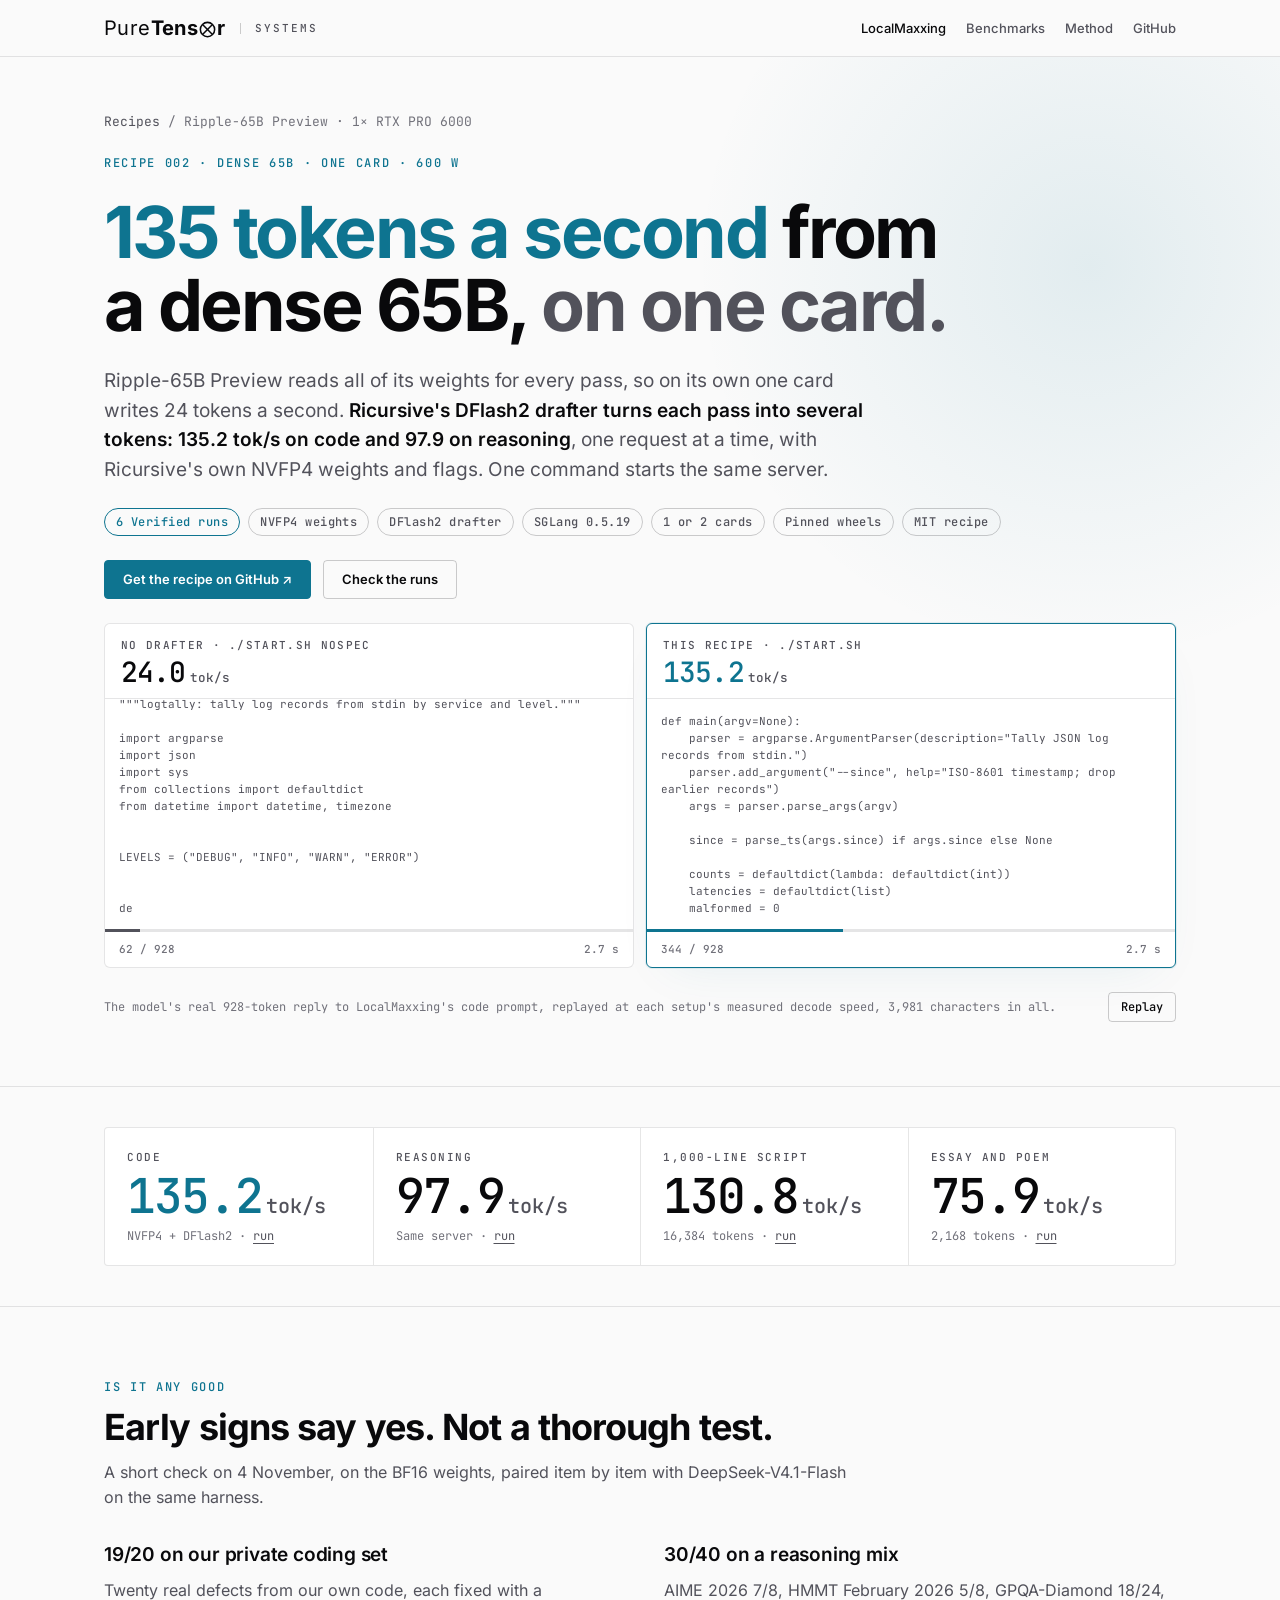
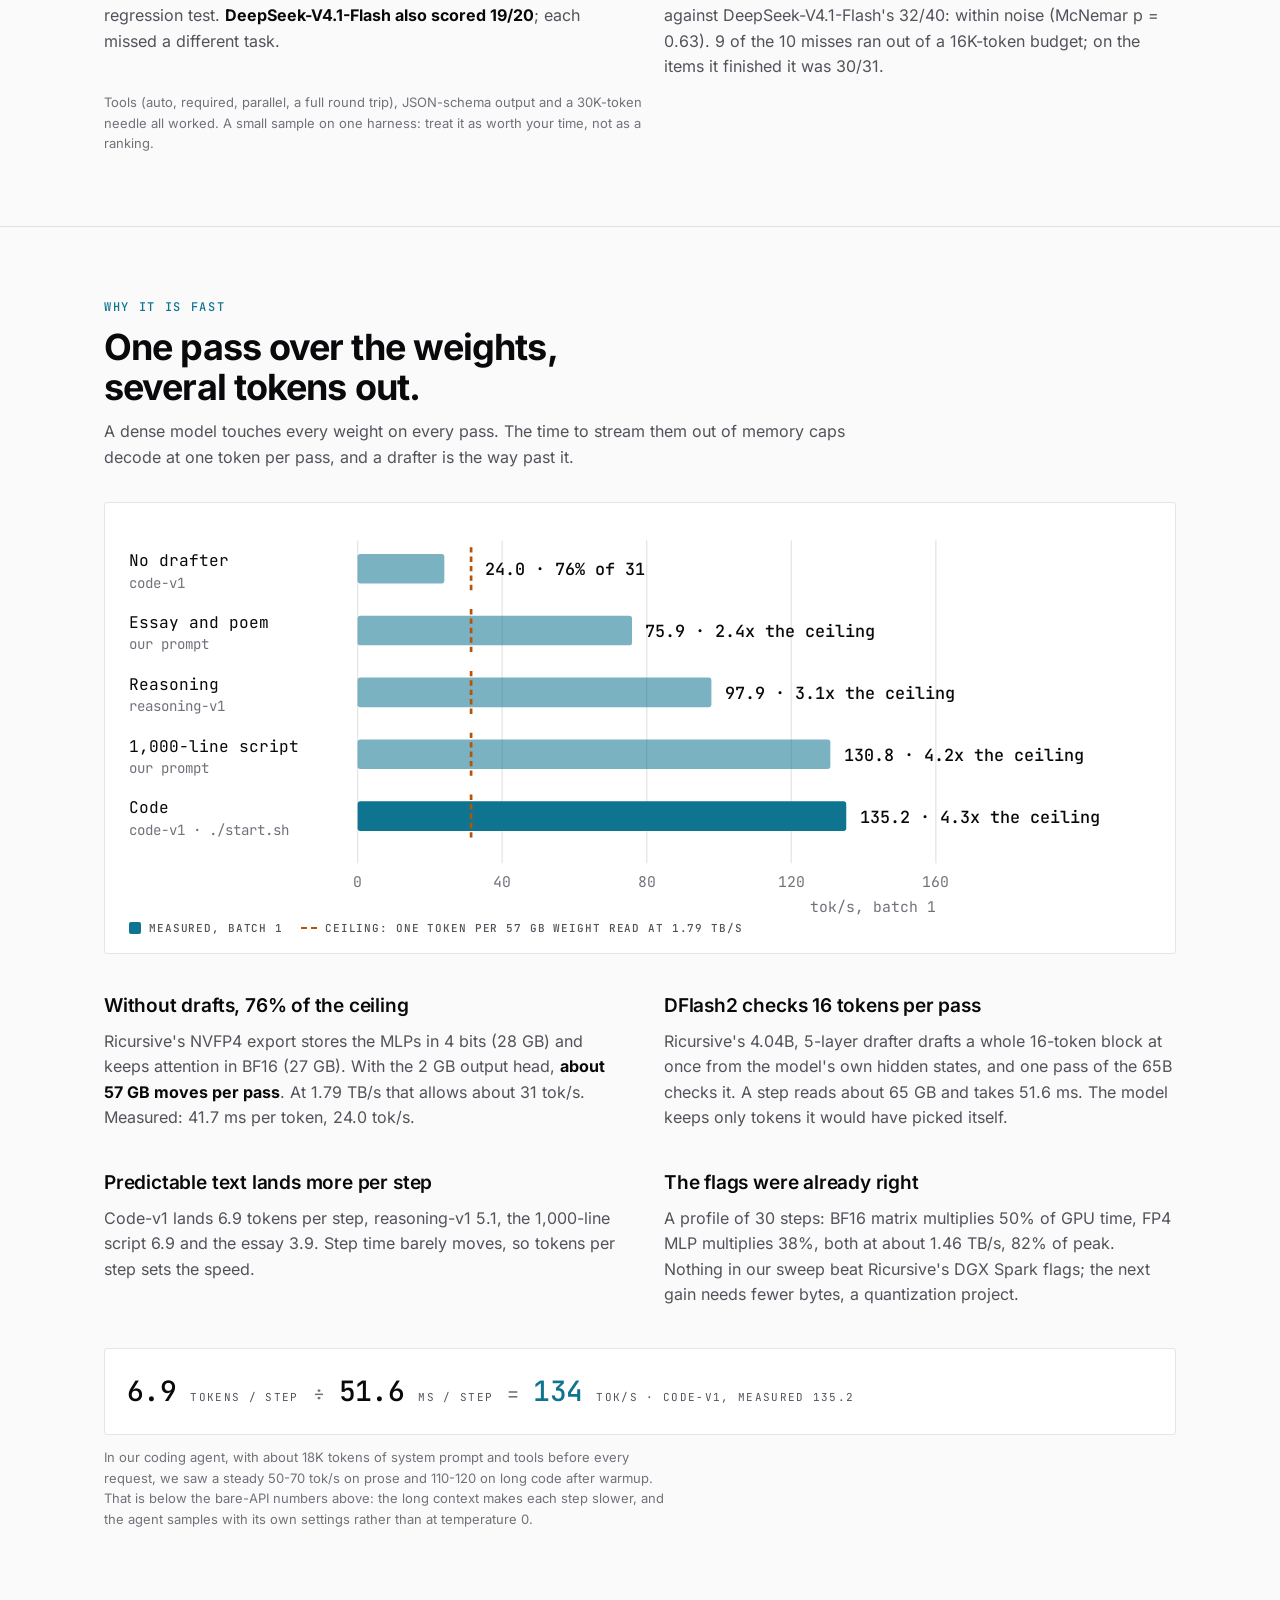
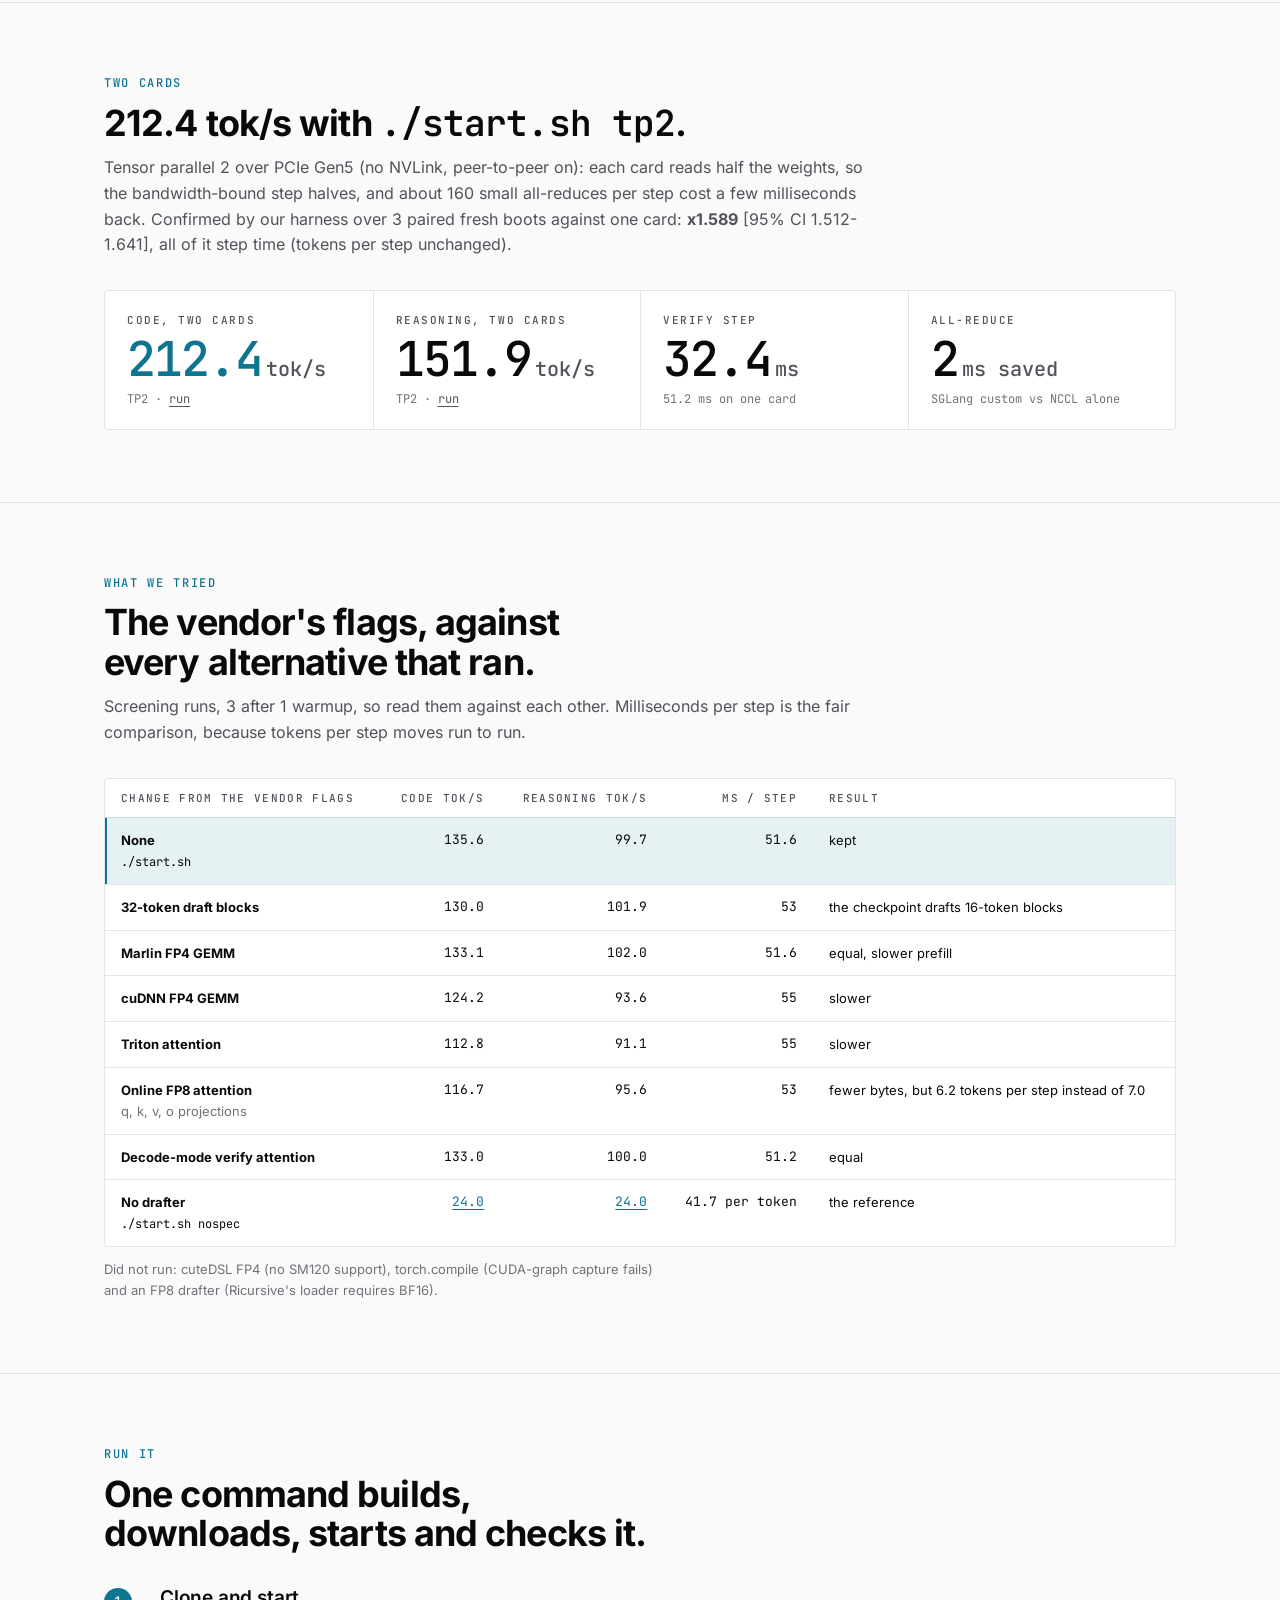
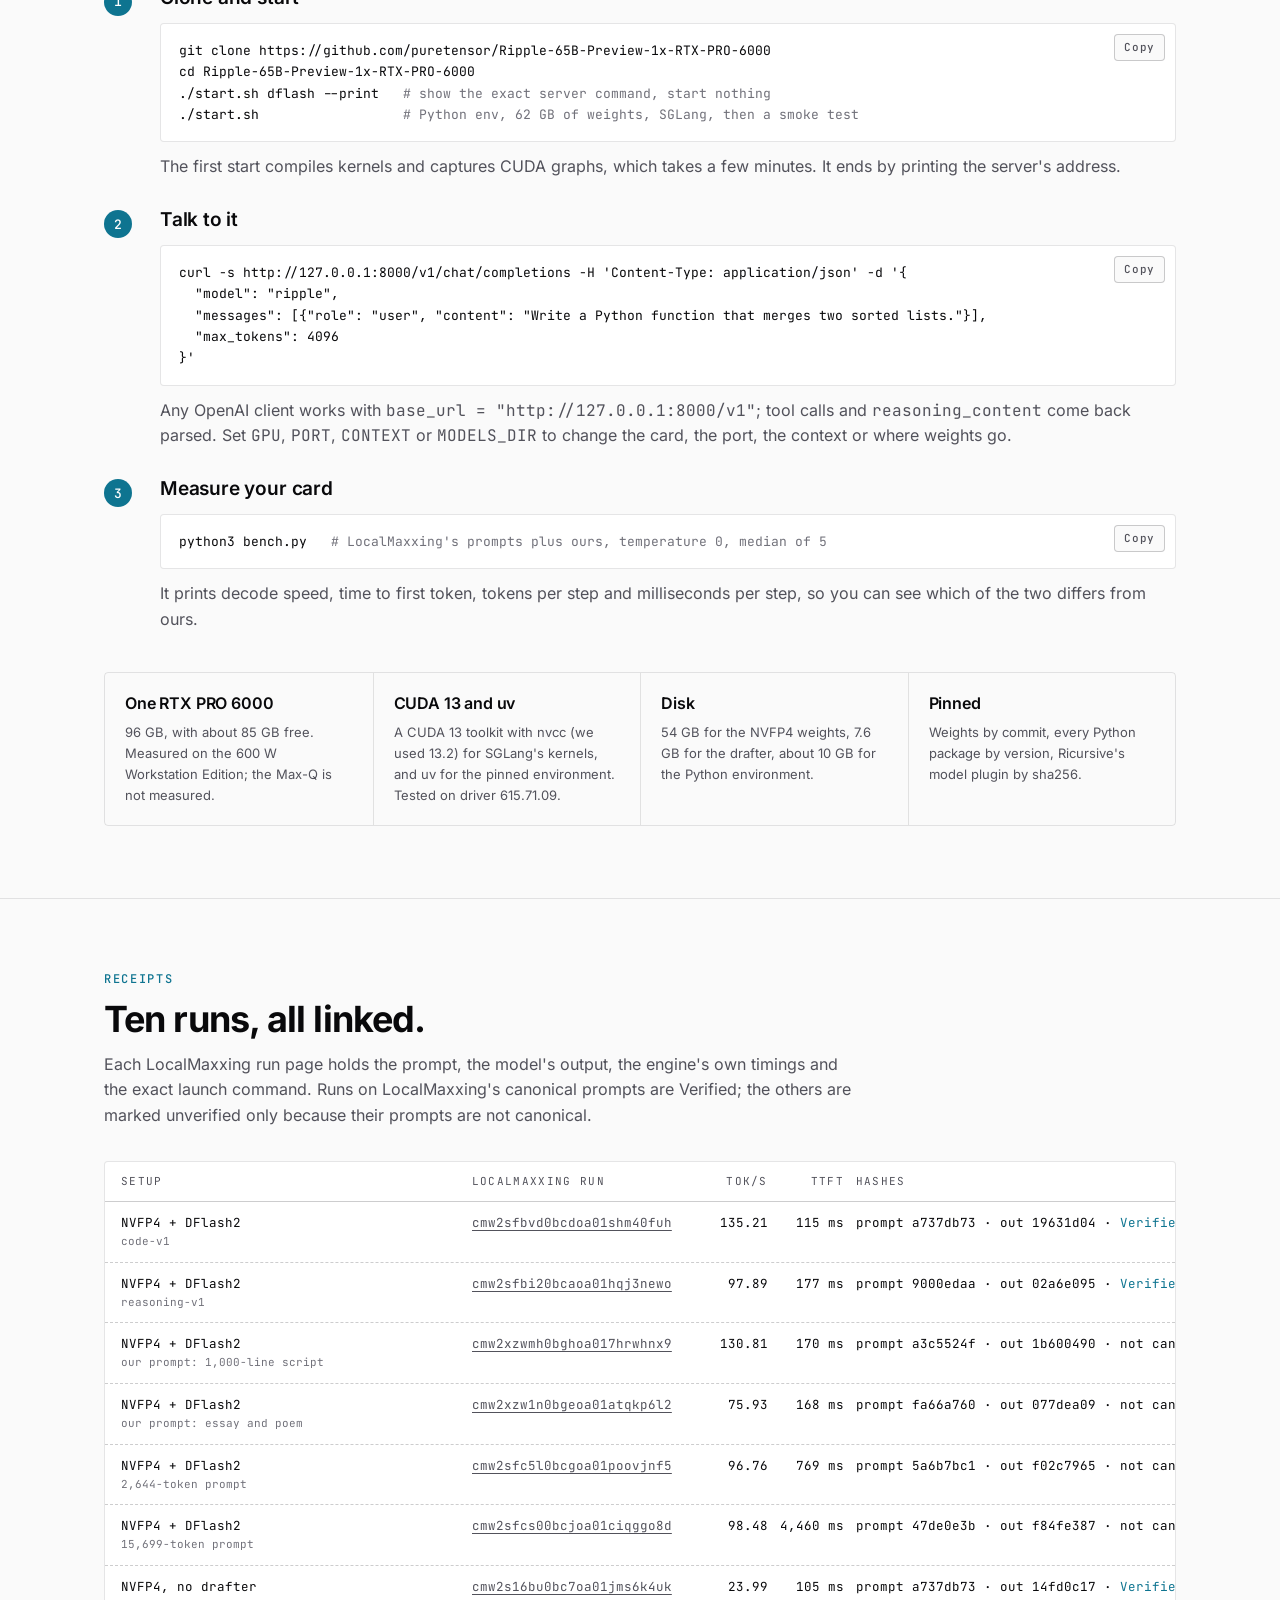
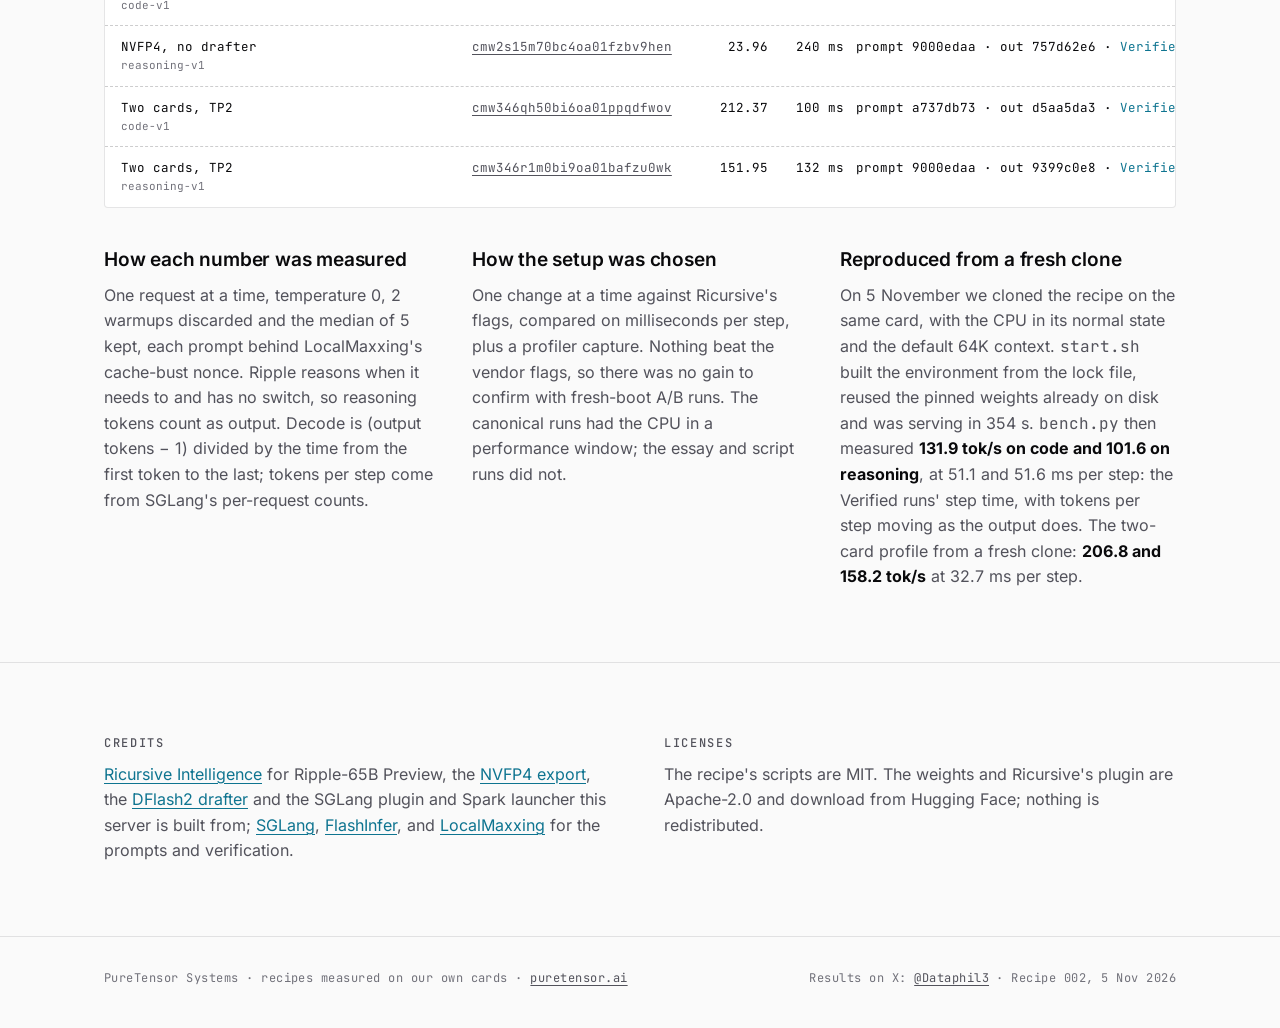
<file: models/Ripple-65B-Preview-1x-RTX-PRO-6000/index.html>
<!doctype html>
<html lang="en">
<head>
<meta charset="utf-8">
<meta name="viewport" content="width=device-width, initial-scale=1, viewport-fit=cover">
<title>Ripple-65B Preview on one RTX PRO 6000 · PureTensor Systems</title>
<meta name="description" content="Ripple-65B Preview at 135.2 tok/s on code and 97.9 on reasoning on one RTX PRO 6000, batch 1. One-command recipe; every number links to a LocalMaxxing run.">
<meta property="og:title" content="Ripple-65B Preview at 135.2 tok/s on one RTX PRO 6000">
<meta property="og:description" content="A dense 65B, Ricursive's NVFP4 weights and DFlash2 drafter on SGLang. 24.0 tok/s without the drafter, 135.2 with it. One command, every number linked.">
<meta property="og:type" content="article">
<link rel="icon" href="/favicon.ico?v=2" sizes="32x32">
<link rel="icon" href="/favicon-32.png?v=2" sizes="32x32" type="image/png">
<link rel="icon" href="/favicon-192.png?v=2" sizes="192x192" type="image/png">
<link rel="apple-touch-icon" href="/apple-touch-icon.png?v=2">
<meta name="theme-color" content="#09090b">
<link rel="stylesheet" href="../../assets/site.css">
<link rel="stylesheet" href="/assets/fonts/fonts.css?v=0.3.2">
</head>
<body>

<header class="site-head">
  <div class="wrap">
    <a class="brand" href="../../">
      <span class="wordmark"><span>Pure</span><b>Tens</b><svg viewBox="0 0 22 22" fill="none" stroke="currentColor" aria-hidden="true"><circle cx="11" cy="11" r="9.25" stroke-width="2"/><line x1="4.9" y1="4.9" x2="17.1" y2="17.1" stroke-width="2"/><line x1="17.1" y1="4.9" x2="4.9" y2="17.1" stroke-width="2"/></svg><b>r</b></span>
      <span class="brand-tag">SYSTEMS</span>
    </a>
    <nav class="site-nav" aria-label="Site">
      <a href="../../localmaxxing/" aria-current="page">LocalMaxxing</a>
      <a href="../../bench/">Benchmarks</a>
      <a href="#method">Method</a>
      <a href="https://github.com/puretensor/Ripple-65B-Preview-1x-RTX-PRO-6000">GitHub</a>
    </nav>
  </div>
</header>

<main>

<section class="hero">
  <div class="wrap">
    <p class="crumbs"><a href="../../">Recipes</a><span>/</span><span>Ripple-65B Preview · 1× RTX PRO 6000</span></p>
    <p class="eyebrow">Recipe 002 · Dense 65B · One card · 600 W</p>
    <h1><span class="hot">135 tokens a second</span> from a dense 65B, <span class="dim">on one card.</span></h1>
    <p class="lede">Ripple-65B Preview reads all of its weights for every pass, so on its own one card writes 24 tokens a second. <strong>Ricursive's DFlash2 drafter turns each pass into several tokens: 135.2 tok/s on code and 97.9 on reasoning</strong>, one request at a time, with Ricursive's own NVFP4 weights and flags. One command starts the same server.</p>
    <div class="chips">
      <span class="chip ok">6 Verified runs</span>
      <span class="chip">NVFP4 weights</span>
      <span class="chip">DFlash2 drafter</span>
      <span class="chip">SGLang 0.5.19</span>
      <span class="chip">1 or 2 cards</span>
      <span class="chip">Pinned wheels</span>
      <span class="chip">MIT recipe</span>
    </div>
    <div class="actions">
      <a class="btn primary" href="https://github.com/puretensor/Ripple-65B-Preview-1x-RTX-PRO-6000">Get the recipe on GitHub ↗</a>
      <a class="btn" href="#receipts">Check the runs</a>
    </div>

    <div class="race" id="race" style="grid-template-columns: repeat(2, minmax(0, 1fr))" aria-label="The same reply replayed at two measured speeds">
      <div class="lane" data-rate="23.99" data-ttft="104.7">
        <div class="lane-head"><span class="lane-name">No drafter · ./start.sh nospec</span><span class="lane-rate num">24.0<small>tok/s</small></span></div>
        <pre class="lane-out"><span></span></pre>
        <div class="lane-bar"><i></i></div>
        <div class="lane-foot"><span class="tok">0 / 928</span><span class="t">0.0 s</span></div>
      </div>
      <div class="lane lead" data-rate="135.21" data-ttft="115.1">
        <div class="lane-head"><span class="lane-name">This recipe · ./start.sh</span><span class="lane-rate num">135.2<small>tok/s</small></span></div>
        <pre class="lane-out"><span></span></pre>
        <div class="lane-bar"><i></i></div>
        <div class="lane-foot"><span class="tok">0 / 928</span><span class="t">0.0 s</span></div>
      </div>
    </div>
    <div class="race-meta">
      <span>The model's real 928-token reply to LocalMaxxing's code prompt, replayed at each setup's measured decode speed, 3,981 characters in all.</span>
      <button class="replay-btn" id="replay" type="button">Replay</button>
    </div>
  </div>
</section>

<section class="tight">
  <div class="wrap">
    <div class="stats">
      <div class="stat"><span class="k">Code</span><span class="v hot">135.2<small>tok/s</small></span><span class="s">NVFP4 + DFlash2 · <a href="https://www.localmaxxing.com/runs/cmw2sfbvd0bcdoa01shm40fuh">run</a></span></div>
      <div class="stat"><span class="k">Reasoning</span><span class="v">97.9<small>tok/s</small></span><span class="s">Same server · <a href="https://www.localmaxxing.com/runs/cmw2sfbi20bcaoa01hqj3newo">run</a></span></div>
      <div class="stat"><span class="k">1,000-line script</span><span class="v">130.8<small>tok/s</small></span><span class="s">16,384 tokens · <a href="https://www.localmaxxing.com/runs/cmw2xzwmh0bghoa017hrwhnx9">run</a></span></div>
      <div class="stat"><span class="k">Essay and poem</span><span class="v">75.9<small>tok/s</small></span><span class="s">2,168 tokens · <a href="https://www.localmaxxing.com/runs/cmw2xzw1n0bgeoa01atqkp6l2">run</a></span></div>
    </div>
  </div>
</section>

<section id="quality">
  <div class="wrap">
    <div class="sec-head">
      <p class="eyebrow">Is it any good</p>
      <h2>Early signs say yes. <span class="dim">Not a thorough test.</span></h2>
      <p>A short check on 4 November, on the BF16 weights, paired item by item with DeepSeek-V4.1-Flash on the same harness.</p>
    </div>
    <div class="cols">
      <div>
        <h3>19/20 on our private coding set</h3>
        <p>Twenty real defects from our own code, each fixed with a regression test. <strong>DeepSeek-V4.1-Flash also scored 19/20</strong>; each missed a different task.</p>
      </div>
      <div>
        <h3>30/40 on a reasoning mix</h3>
        <p>AIME 2026 7/8, HMMT February 2026 5/8, GPQA-Diamond 18/24, against DeepSeek-V4.1-Flash's 32/40: within noise (McNemar p = 0.63). 9 of the 10 misses ran out of a 16K-token budget; on the items it finished it was 30/31.</p>
      </div>
    </div>
    <p class="small" style="margin-top: 12px; max-width: 70ch">Tools (auto, required, parallel, a full round trip), JSON-schema output and a 30K-token needle all worked. A small sample on one harness: treat it as worth your time, not as a ranking.</p>
  </div>
</section>

<section id="why">
  <div class="wrap">
    <div class="sec-head">
      <p class="eyebrow">Why it is fast</p>
      <h2>One pass over the weights, several tokens out.</h2>
      <p>A dense model touches every weight on every pass. The time to stream them out of memory caps decode at one token per pass, and a drafter is the way past it.</p>
    </div>
    <div class="ceiling">
      <svg id="ceiling" viewBox="0 0 760 282" role="img" aria-label="Measured decode speed against the one-token-per-pass ceiling for five workloads"></svg>
      <div class="legend">
        <span><i class="sw" style="background: var(--accent)"></i>Measured, batch 1</span>
        <span><i class="sw line"></i>Ceiling: one token per 57 GB weight read at 1.79 TB/s</span>
      </div>
    </div>
    <div class="cols" style="margin-top: 40px">
      <div>
        <h3>Without drafts, 76% of the ceiling</h3>
        <p>Ricursive's NVFP4 export stores the MLPs in 4 bits (28 GB) and keeps attention in BF16 (27 GB). With the 2 GB output head, <strong>about 57 GB moves per pass</strong>. At 1.79 TB/s that allows about 31 tok/s. Measured: 41.7 ms per token, 24.0 tok/s.</p>
      </div>
      <div>
        <h3>DFlash2 checks 16 tokens per pass</h3>
        <p>Ricursive's 4.04B, 5-layer drafter drafts a whole 16-token block at once from the model's own hidden states, and one pass of the 65B checks it. A step reads about 65 GB and takes 51.6 ms. The model keeps only tokens it would have picked itself.</p>
      </div>
      <div>
        <h3>Predictable text lands more per step</h3>
        <p>Code-v1 lands 6.9 tokens per step, reasoning-v1 5.1, the 1,000-line script 6.9 and the essay 3.9. Step time barely moves, so tokens per step sets the speed.</p>
      </div>
      <div>
        <h3>The flags were already right</h3>
        <p>A profile of 30 steps: BF16 matrix multiplies 50% of GPU time, FP4 MLP multiplies 38%, both at about 1.46 TB/s, 82% of peak. Nothing in our sweep beat Ricursive's DGX Spark flags; the next gain needs fewer bytes, a quantization project.</p>
      </div>
    </div>
    <div class="formula" style="margin-top: 40px" aria-label="6.9 tokens per step divided by 51.6 milliseconds per step is 134 tokens per second">
      <span class="big num">6.9</span><span class="u">tokens / step</span>
      <span class="op">÷</span>
      <span class="big num">51.6</span><span class="u">ms / step</span>
      <span class="op">=</span>
      <span class="big num hot">134</span><span class="u">tok/s · code-v1, measured 135.2</span>
    </div>
    <p class="small" style="margin-top: 12px; max-width: 70ch">In our coding agent, with about 18K tokens of system prompt and tools before every request, we saw a steady 50-70 tok/s on prose and 110-120 on long code after warmup. That is below the bare-API numbers above: the long context makes each step slower, and the agent samples with its own settings rather than at temperature 0.</p>
  </div>
</section>

<section id="two-cards">
  <div class="wrap">
    <div class="sec-head">
      <p class="eyebrow">Two cards</p>
      <h2><span class="hot">212.4 tok/s</span> with <code>./start.sh tp2</code>.</h2>
      <p>Tensor parallel 2 over PCIe Gen5 (no NVLink, peer-to-peer on): each card reads half the weights, so the bandwidth-bound step halves, and about 160 small all-reduces per step cost a few milliseconds back. Confirmed by our harness over 3 paired fresh boots against one card: <strong>x1.589</strong> [95% CI 1.512-1.641], all of it step time (tokens per step unchanged).</p>
    </div>
    <div class="stats">
      <div class="stat"><span class="k">Code, two cards</span><span class="v hot">212.4<small>tok/s</small></span><span class="s">TP2 · <a href="https://www.localmaxxing.com/runs/cmw346qh50bi6oa01ppqdfwov">run</a></span></div>
      <div class="stat"><span class="k">Reasoning, two cards</span><span class="v">151.9<small>tok/s</small></span><span class="s">TP2 · <a href="https://www.localmaxxing.com/runs/cmw346r1m0bi9oa01bafzu0wk">run</a></span></div>
      <div class="stat"><span class="k">Verify step</span><span class="v">32.4<small>ms</small></span><span class="s">51.2 ms on one card</span></div>
      <div class="stat"><span class="k">All-reduce</span><span class="v">2<small>ms saved</small></span><span class="s">SGLang custom vs NCCL alone</span></div>
    </div>
  </div>
</section>

<section id="profiles">
  <div class="wrap">
    <div class="sec-head">
      <p class="eyebrow">What we tried</p>
      <h2>The vendor's flags, against every alternative that ran.</h2>
      <p>Screening runs, 3 after 1 warmup, so read them against each other. Milliseconds per step is the fair comparison, because tokens per step moves run to run.</p>
    </div>
    <div class="table-scroll">
      <table>
        <thead><tr><th>Change from the vendor flags</th><th class="n">Code tok/s</th><th class="n">Reasoning tok/s</th><th class="n">ms / step</th><th>Result</th></tr></thead>
        <tbody>
<tr class="best"><td><strong>None</strong><br><span class="small"><code>./start.sh</code></span></td><td class="n">135.6</td><td class="n">99.7</td><td class="n">51.6</td><td>kept</td></tr>
<tr><td><strong>32-token draft blocks</strong></td><td class="n">130.0</td><td class="n">101.9</td><td class="n">53</td><td>the checkpoint drafts 16-token blocks</td></tr>
<tr><td><strong>Marlin FP4 GEMM</strong></td><td class="n">133.1</td><td class="n">102.0</td><td class="n">51.6</td><td>equal, slower prefill</td></tr>
<tr><td><strong>cuDNN FP4 GEMM</strong></td><td class="n">124.2</td><td class="n">93.6</td><td class="n">55</td><td>slower</td></tr>
<tr><td><strong>Triton attention</strong></td><td class="n">112.8</td><td class="n">91.1</td><td class="n">55</td><td>slower</td></tr>
<tr><td><strong>Online FP8 attention</strong><br><span class="small">q, k, v, o projections</span></td><td class="n">116.7</td><td class="n">95.6</td><td class="n">53</td><td>fewer bytes, but 6.2 tokens per step instead of 7.0</td></tr>
<tr><td><strong>Decode-mode verify attention</strong></td><td class="n">133.0</td><td class="n">100.0</td><td class="n">51.2</td><td>equal</td></tr>
<tr><td><strong>No drafter</strong><br><span class="small"><code>./start.sh nospec</code></span></td><td class="n"><a href="https://www.localmaxxing.com/runs/cmw2s16bu0bc7oa01jms6k4uk">24.0</a></td><td class="n"><a href="https://www.localmaxxing.com/runs/cmw2s15m70bc4oa01fzbv9hen">24.0</a></td><td class="n">41.7 per token</td><td>the reference</td></tr>
        </tbody>
      </table>
    </div>
    <p class="small swipe">Swipe the table for more →</p>
    <p class="small" style="margin-top: 12px; max-width: 70ch">Did not run: cuteDSL FP4 (no SM120 support), torch.compile (CUDA-graph capture fails) and an FP8 drafter (Ricursive's loader requires BF16).</p>
  </div>
</section>

<section id="run">
  <div class="wrap">
    <div class="sec-head">
      <p class="eyebrow">Run it</p>
      <h2>One command builds, downloads, starts and checks it.</h2>
    </div>
    <div class="steps">
      <div class="step"><span class="step-n">1</span><div>
        <h3>Clone and start</h3>
        <div class="codeblock"><pre><code>git clone https://github.com/puretensor/Ripple-65B-Preview-1x-RTX-PRO-6000
cd Ripple-65B-Preview-1x-RTX-PRO-6000
./start.sh dflash --print   <span class="c"># show the exact server command, start nothing</span>
./start.sh                  <span class="c"># Python env, 62 GB of weights, SGLang, then a smoke test</span></code></pre><button class="copy" type="button">Copy</button></div>
        <p>The first start compiles kernels and captures CUDA graphs, which takes a few minutes. It ends by printing the server's address.</p>
      </div></div>
      <div class="step"><span class="step-n">2</span><div>
        <h3>Talk to it</h3>
        <div class="codeblock"><pre><code>curl -s http://127.0.0.1:8000/v1/chat/completions -H 'Content-Type: application/json' -d '{
  "model": "ripple",
  "messages": [{"role": "user", "content": "Write a Python function that merges two sorted lists."}],
  "max_tokens": 4096
}'</code></pre><button class="copy" type="button">Copy</button></div>
        <p>Any OpenAI client works with <code>base_url = "http://127.0.0.1:8000/v1"</code>; tool calls and <code>reasoning_content</code> come back parsed. Set <code>GPU</code>, <code>PORT</code>, <code>CONTEXT</code> or <code>MODELS_DIR</code> to change the card, the port, the context or where weights go.</p>
      </div></div>
      <div class="step"><span class="step-n">3</span><div>
        <h3>Measure your card</h3>
        <div class="codeblock"><pre><code>python3 bench.py   <span class="c"># LocalMaxxing's prompts plus ours, temperature 0, median of 5</span></code></pre><button class="copy" type="button">Copy</button></div>
        <p>It prints decode speed, time to first token, tokens per step and milliseconds per step, so you can see which of the two differs from ours.</p>
      </div></div>
    </div>
    <div class="needs" style="margin-top: 40px">
      <div><h3>One RTX PRO 6000</h3><p>96 GB, with about 85 GB free. Measured on the 600 W Workstation Edition; the Max-Q is not measured.</p></div>
      <div><h3>CUDA 13 and uv</h3><p>A CUDA 13 toolkit with nvcc (we used 13.2) for SGLang's kernels, and uv for the pinned environment. Tested on driver 615.71.09.</p></div>
      <div><h3>Disk</h3><p>54 GB for the NVFP4 weights, 7.6 GB for the drafter, about 10 GB for the Python environment.</p></div>
      <div><h3>Pinned</h3><p>Weights by commit, every Python package by version, Ricursive's model plugin by sha256.</p></div>
    </div>
  </div>
</section>

<section id="receipts">
  <div class="wrap">
    <div class="sec-head">
      <p class="eyebrow">Receipts</p>
      <h2>Ten runs, all linked.</h2>
      <p>Each LocalMaxxing run page holds the prompt, the model's output, the engine's own timings and the exact launch command. Runs on LocalMaxxing's canonical prompts are Verified; the others are marked unverified only because their prompts are not canonical.</p>
    </div>
    <div class="ledger-scroll"><div class="ledger">
      <div class="ledger-row head"><span>Setup</span><span>LocalMaxxing run</span><span class="r">tok/s</span><span class="r">TTFT</span><span>Hashes</span></div>
<div class="ledger-row"><span class="what">NVFP4 + DFlash2<small>code-v1</small></span>
<a href="https://www.localmaxxing.com/runs/cmw2sfbvd0bcdoa01shm40fuh">cmw2sfbvd0bcdoa01shm40fuh</a><span class="r">135.21</span><span class="r">115 ms</span>
<span>prompt a737db73 · out 19631d04 · <span class="ok">Verified</span></span></div>
<div class="ledger-row"><span class="what">NVFP4 + DFlash2<small>reasoning-v1</small></span>
<a href="https://www.localmaxxing.com/runs/cmw2sfbi20bcaoa01hqj3newo">cmw2sfbi20bcaoa01hqj3newo</a><span class="r">97.89</span><span class="r">177 ms</span>
<span>prompt 9000edaa · out 02a6e095 · <span class="ok">Verified</span></span></div>
<div class="ledger-row"><span class="what">NVFP4 + DFlash2<small>our prompt: 1,000-line script</small></span>
<a href="https://www.localmaxxing.com/runs/cmw2xzwmh0bghoa017hrwhnx9">cmw2xzwmh0bghoa017hrwhnx9</a><span class="r">130.81</span><span class="r">170 ms</span>
<span>prompt a3c5524f · out 1b600490 · not canonical</span></div>
<div class="ledger-row"><span class="what">NVFP4 + DFlash2<small>our prompt: essay and poem</small></span>
<a href="https://www.localmaxxing.com/runs/cmw2xzw1n0bgeoa01atqkp6l2">cmw2xzw1n0bgeoa01atqkp6l2</a><span class="r">75.93</span><span class="r">168 ms</span>
<span>prompt fa66a760 · out 077dea09 · not canonical</span></div>
<div class="ledger-row"><span class="what">NVFP4 + DFlash2<small>2,644-token prompt</small></span>
<a href="https://www.localmaxxing.com/runs/cmw2sfc5l0bcgoa01poovjnf5">cmw2sfc5l0bcgoa01poovjnf5</a><span class="r">96.76</span><span class="r">769 ms</span>
<span>prompt 5a6b7bc1 · out f02c7965 · not canonical</span></div>
<div class="ledger-row"><span class="what">NVFP4 + DFlash2<small>15,699-token prompt</small></span>
<a href="https://www.localmaxxing.com/runs/cmw2sfcs00bcjoa01ciqggo8d">cmw2sfcs00bcjoa01ciqggo8d</a><span class="r">98.48</span><span class="r">4,460 ms</span>
<span>prompt 47de0e3b · out f84fe387 · not canonical</span></div>
<div class="ledger-row"><span class="what">NVFP4, no drafter<small>code-v1</small></span>
<a href="https://www.localmaxxing.com/runs/cmw2s16bu0bc7oa01jms6k4uk">cmw2s16bu0bc7oa01jms6k4uk</a><span class="r">23.99</span><span class="r">105 ms</span>
<span>prompt a737db73 · out 14fd0c17 · <span class="ok">Verified</span></span></div>
<div class="ledger-row"><span class="what">NVFP4, no drafter<small>reasoning-v1</small></span>
<a href="https://www.localmaxxing.com/runs/cmw2s15m70bc4oa01fzbv9hen">cmw2s15m70bc4oa01fzbv9hen</a><span class="r">23.96</span><span class="r">240 ms</span>
<span>prompt 9000edaa · out 757d62e6 · <span class="ok">Verified</span></span></div>
<div class="ledger-row"><span class="what">Two cards, TP2<small>code-v1</small></span>
<a href="https://www.localmaxxing.com/runs/cmw346qh50bi6oa01ppqdfwov">cmw346qh50bi6oa01ppqdfwov</a><span class="r">212.37</span><span class="r">100 ms</span>
<span>prompt a737db73 · out d5aa5da3 · <span class="ok">Verified</span></span></div>
<div class="ledger-row"><span class="what">Two cards, TP2<small>reasoning-v1</small></span>
<a href="https://www.localmaxxing.com/runs/cmw346r1m0bi9oa01bafzu0wk">cmw346r1m0bi9oa01bafzu0wk</a><span class="r">151.95</span><span class="r">132 ms</span>
<span>prompt 9000edaa · out 9399c0e8 · <span class="ok">Verified</span></span></div>
    </div></div>
    <div class="cols cols-3" id="method" style="margin-top: 40px">
      <div>
        <h3>How each number was measured</h3>
        <p>One request at a time, temperature 0, 2 warmups discarded and the median of 5 kept, each prompt behind LocalMaxxing's cache-bust nonce. Ripple reasons when it needs to and has no switch, so reasoning tokens count as output. Decode is (output tokens − 1) divided by the time from the first token to the last; tokens per step come from SGLang's per-request counts.</p>
      </div>
      <div>
        <h3>How the setup was chosen</h3>
        <p>One change at a time against Ricursive's flags, compared on milliseconds per step, plus a profiler capture. Nothing beat the vendor flags, so there was no gain to confirm with fresh-boot A/B runs. The canonical runs had the CPU in a performance window; the essay and script runs did not.</p>
      </div>
      <div>
        <h3>Reproduced from a fresh clone</h3>
        <p>On 5 November we cloned the recipe on the same card, with the CPU in its normal state and the default 64K context. <code>start.sh</code> built the environment from the lock file, reused the pinned weights already on disk and was serving in 354 s. <code>bench.py</code> then measured <strong>131.9 tok/s on code and 101.6 on reasoning</strong>, at 51.1 and 51.6 ms per step: the Verified runs' step time, with tokens per step moving as the output does. The two-card profile from a fresh clone: <strong>206.8 and 158.2 tok/s</strong> at 32.7 ms per step.</p>
      </div>
    </div>
  </div>
</section>

<section>
  <div class="wrap">
    <div class="cols">
      <div>
        <p class="eyebrow">Credits</p>
        <p><a href="https://www.ricursive.com/ripple">Ricursive Intelligence</a> for Ripple-65B Preview, the <a href="https://huggingface.co/ricursiveAI/Ripple-65B-Preview-NVFP4">NVFP4 export</a>, the <a href="https://huggingface.co/ricursiveAI/Ripple-65B-Preview-DFlash2">DFlash2 drafter</a> and the SGLang plugin and Spark launcher this server is built from; <a href="https://github.com/sgl-project/sglang">SGLang</a>, <a href="https://github.com/flashinfer-ai/flashinfer">FlashInfer</a>, and <a href="https://www.localmaxxing.com">LocalMaxxing</a> for the prompts and verification.</p>
      </div>
      <div>
        <p class="eyebrow">Licenses</p>
        <p>The recipe's scripts are MIT. The weights and Ricursive's plugin are Apache-2.0 and download from Hugging Face; nothing is redistributed.</p>
      </div>
    </div>
  </div>
</section>

</main>

<footer class="site-foot">
  <div class="wrap">
    <span>PureTensor Systems · recipes measured on our own cards · <a href="https://puretensor.ai">puretensor.ai</a></span>
    <span>Results on X: <a href="https://x.com/Dataphil3">@Dataphil3</a> · Recipe 002, 5 Nov 2026</span>
  </div>
</footer>

<script>
(() => {
  const TEXT = "```python\n#!/usr/bin/env python3\n\"\"\"logtally: tally log records from stdin by service and level.\"\"\"\n\nimport argparse\nimport json\nimport sys\nfrom collections import defaultdict\nfrom datetime import datetime, timezone\n\n\nLEVELS = (\"DEBUG\", \"INFO\", \"WARN\", \"ERROR\")\n\n\ndef parse_ts(value):\n    \"\"\"Parse an ISO-8601 timestamp into an aware datetime.\"\"\"\n    if not isinstance(value, str):\n        raise ValueError(\"ts must be a string\")\n    text = value.strip()\n    if text.endswith(\"Z\"):\n        text = text[:-1] + \"+00:00\"\n    dt = datetime.fromisoformat(text)\n    if dt.tzinfo is None:\n        dt = dt.replace(tzinfo=timezone.utc)\n    return dt\n\n\ndef percentile(sorted_values, pct):\n    \"\"\"Nearest-rank percentile on an already sorted list.\"\"\"\n    if not sorted_values:\n        return None\n    if len(sorted_values) == 1:\n        return sorted_values[0]\n    rank = (pct / 100.0) * (len(sorted_values) - 1)\n    lower = int(rank)\n    upper = min(lower + 1, len(sorted_values) - 1)\n    frac = rank - lower\n    return sorted_values[lower] + (sorted_values[upper] - sorted_values[lower]) * frac\n\n\ndef main(argv=None):\n    parser = argparse.ArgumentParser(description=\"Tally JSON log records from stdin.\")\n    parser.add_argument(\"--since\", help=\"ISO-8601 timestamp; drop earlier records\")\n    args = parser.parse_args(argv)\n\n    since = parse_ts(args.since) if args.since else None\n\n    counts = defaultdict(lambda: defaultdict(int))\n    latencies = defaultdict(list)\n    malformed = 0\n    total = 0\n\n    for raw in sys.stdin:\n        line = raw.strip()\n        if not line:\n            continue\n        total += 1\n        try:\n            record = json.loads(line)\n            if not isinstance(record, dict):\n                raise ValueError(\"record must be a JSON object\")\n            ts = parse_ts(record[\"ts\"])\n            level = record[\"level\"]\n            if level not in LEVELS:\n                raise ValueError(\"unknown level\")\n            service = record[\"service\"]\n            if not isinstance(service, str):\n                raise ValueError(\"service must be a string\")\n            if since is not None and ts < since:\n                continue\n            counts[service][level] += 1\n            latency = record.get(\"latency_ms\")\n            if latency is not None:\n                if isinstance(latency, bool) or not isinstance(latency, (int, float)):\n                    raise ValueError(\"latency_ms must be a number\")\n                latencies[service].append(float(latency))\n        except (ValueError, KeyError, TypeError, json.JSONDecodeError):\n            malformed += 1\n\n    for service in sorted(counts):\n        parts = [f\"{service}:\"]\n        for level in LEVELS:\n            parts.append(f\"{level}={counts[service][level]}\")\n        parts.append(f\"total={sum(counts[service].values())}\")\n        line = \" \".join(parts)\n        values = sorted(latencies.get(service, []))\n        if values:\n            line += f\" p50={percentile(values, 50):.2f} p95={percentile(values, 95):.2f}\"\n        else:\n            line += \" p50=n/a p95=n/a\"\n        print(line)\n\n    print(f\"# malformed={malformed} total={total}\", file=sys.stderr)\n    return 0\n\n\nif __name__ == \"__main__\":\n    sys.exit(main())\n```\n\n**Percentile method.** I sort each service's latency values and use linear interpolation between the two nearest ranks, which is the same convention as NumPy's default `linear` method. This avoids the off-by-one ambiguity of nearest-rank definitions and gives smooth results for small samples, at the cost of returning a value that may not be an actual observed latency.\n\n**Edge cases to test.**\n1. A service with only one latency value, where p50 and p95 must both equal that value.\n2. Records with `latency_ms` missing, `null`, or a non-numeric type, which must be excluded without incrementing the malformed counter.\n3. `--since` with a timezone-aware cutoff compared against naive or `Z`-suffixed timestamps, plus a malformed line mixed into an otherwise valid stream.";
  const TOKENS = 928, CPT = TEXT.length / TOKENS;  // characters per token in this reply
  const lanes = [...document.querySelectorAll('#race .lane')].map(el => ({
    el, rate: +el.dataset.rate, ttft: +el.dataset.ttft / 1000,
    out: el.querySelector('.lane-out span'), bar: el.querySelector('.lane-bar i'),
    tok: el.querySelector('.tok'), t: el.querySelector('.t'),
  }));
  const fmt = n => n.toLocaleString('en-US');
  function paint(lane, elapsed) {
    const decoding = Math.max(0, elapsed - lane.ttft);
    const n = elapsed < lane.ttft ? 0 : Math.min(TOKENS, 1 + Math.floor(decoding * lane.rate));
    const total = lane.ttft + (TOKENS - 1) / lane.rate;
    lane.out.textContent = TEXT.slice(0, Math.round(n * CPT)).slice(-1400);
    lane.bar.style.width = (n / TOKENS * 100).toFixed(2) + '%';
    lane.tok.textContent = fmt(n) + ' / ' + fmt(TOKENS);
    const done = n >= TOKENS;
    lane.t.textContent = done ? 'done in ' + total.toFixed(1) + ' s' : Math.min(elapsed, total).toFixed(1) + ' s';
    lane.t.classList.toggle('done', done);
    return done;
  }
  let raf = 0;
  function run() {
    cancelAnimationFrame(raf);
    const t0 = performance.now();
    const tick = now => {
      const elapsed = (now - t0) / 1000;
      const allDone = lanes.map(l => paint(l, elapsed)).every(Boolean);
      if (!allDone) raf = requestAnimationFrame(tick);
    };
    raf = requestAnimationFrame(tick);
  }
  const still = window.matchMedia('(prefers-reduced-motion: reduce)').matches;
  if (still) lanes.forEach(l => paint(l, 1e9)); else run();
  document.getElementById('replay').addEventListener('click', run);

  // Ceiling chart: one scale for bars, ceiling, ticks and labels.
  const data = [{"label": "No drafter", "sub": "code-v1", "ceil": 31.4, "v": 23.99}, {"label": "Essay and poem", "sub": "our prompt", "ceil": 31.4, "v": 75.93}, {"label": "Reasoning", "sub": "reasoning-v1", "ceil": 31.4, "v": 97.89}, {"label": "1,000-line script", "sub": "our prompt", "ceil": 31.4, "v": 130.81}, {"label": "Code", "sub": "code-v1 \u00b7 ./start.sh", "ceil": 31.4, "v": 135.21, "hot": true}];
  const svg = document.getElementById('ceiling'), NS = 'http://www.w3.org/2000/svg';
  const X0 = 170, X1 = 600, MAX = 160, ROW = 46, TOP = 14;
  const x = val => X0 + (val / MAX) * (X1 - X0);
  const el = (tag, attrs, text) => { const e = document.createElementNS(NS, tag); for (const k in attrs) e.setAttribute(k, attrs[k]); if (text != null) e.textContent = text; svg.appendChild(e); return e; };
  const axisY = TOP + data.length * ROW + 6;
  for (let t = 0; t <= MAX; t += 40) {
    el('line', { x1: x(t), x2: x(t), y1: TOP - 4, y2: axisY, style: 'stroke: var(--line)', 'stroke-width': 1 });
    el('text', { x: x(t), y: axisY + 18, 'text-anchor': 'middle', 'font-size': 11, style: 'fill: var(--faint)' }, t);
  }
  el('text', { x: X1, y: axisY + 36, 'text-anchor': 'end', 'font-size': 11, style: 'fill: var(--faint)' }, 'tok/s, batch 1');
  data.forEach((d, i) => {
    const y = TOP + i * ROW;
    el('text', { x: 0, y: y + 15, 'font-size': 12, style: 'fill: var(--fg)' }, d.label);
    el('text', { x: 0, y: y + 31, 'font-size': 10.5, style: 'fill: var(--faint)' }, d.sub);
    el('rect', { x: X0, y: y + 6, width: x(d.v) - X0, height: 22, rx: 2, style: d.hot ? 'fill: var(--accent)' : 'fill: var(--accent); opacity: 0.55' });
    el('line', { x1: x(d.ceil), x2: x(d.ceil), y1: y + 1, y2: y + 33, style: 'stroke: var(--amber)', 'stroke-width': 2, 'stroke-dasharray': '4 3' });
    const past = d.v > d.ceil;
    el('text', { x: Math.max(x(d.v), x(d.ceil)) + 10, y: y + 22, 'font-size': 12.5, style: 'fill: var(--fg); font-weight: 500' }, d.v.toFixed(1) + (past ? '  · ' + (d.v / d.ceil).toFixed(1) + 'x the ceiling' : '  · ' + Math.round(d.v / d.ceil * 100) + '% of ' + Math.round(d.ceil)));
  });

  // Copy buttons: clipboard inside the click, select the text if that is refused.
  document.querySelectorAll('.copy').forEach(btn => btn.addEventListener('click', () => {
    const code = btn.parentElement.querySelector('code');
    const text = code.innerText;
    const ok = () => { btn.textContent = 'Copied'; setTimeout(() => (btn.textContent = 'Copy'), 1600); };
    const fallback = () => { const r = document.createRange(); r.selectNodeContents(code); const s = getSelection(); s.removeAllRanges(); s.addRange(r); btn.textContent = 'Press ⌘C'; };
    if (navigator.clipboard) navigator.clipboard.writeText(text).then(ok, fallback); else fallback();
  }));
})();
</script>
</body>
</html>
</file>
<file: assets/site.css>
/* puretensor.systems: lab recipe pages.
   Layout: one 1120px column; a mono "instrument" register (eyebrows, numbers, tables) against plain Inter prose.
   Dark-first, matching the PureTensor X cards; a light variant for light-mode readers. */
:root {
  --bg: #09090b;          /* zinc-950, the card ground */
  --panel: #111114;       /* raised surfaces: tables, terminal */
  --line: rgba(228, 228, 231, 0.12);
  --line-strong: rgba(228, 228, 231, 0.22);
  --fg: #fafafa;
  --muted: #a1a1aa;
  --faint: #71717a;
  --accent: #22d3ee;      /* PureTensor cyan */
  --accent-ink: #09090b;  /* text on accent */
  --accent-soft: rgba(34, 211, 238, 0.12);
  --amber: #f59e0b;       /* reference lines: ceilings, previous bests */
  --glow: rgba(34, 211, 238, 0.16);
  --display: "Inter", system-ui, -apple-system, "Segoe UI", sans-serif;
  --body: "Inter", system-ui, -apple-system, "Segoe UI", sans-serif;
  --mono: "JetBrains Mono", ui-monospace, "SFMono-Regular", Menlo, monospace;
  --step--1: 0.8125rem;
  --step-0: 1rem;
  --step-1: 1.1875rem;
  --step-2: 1.5rem;
  --step-3: 2.25rem;
  --step-4: clamp(2.5rem, 5.6vw, 4.5rem);
  --radius: 4px;
  color-scheme: dark;
}
@media (prefers-color-scheme: light) {
  :root:not([data-theme="dark"]) {
    --bg: #fafafa; --panel: #ffffff; --line: rgba(9, 9, 11, 0.1); --line-strong: rgba(9, 9, 11, 0.2);
    --fg: #09090b; --muted: #52525b; --faint: #71717a; --accent: #0e7490; --accent-ink: #ffffff;
    --accent-soft: rgba(14, 116, 144, 0.1); --amber: #b45309; --glow: rgba(14, 116, 144, 0.1);
    color-scheme: light;
  }
}
:root[data-theme="light"] {
  --bg: #fafafa; --panel: #ffffff; --line: rgba(9, 9, 11, 0.1); --line-strong: rgba(9, 9, 11, 0.2);
  --fg: #09090b; --muted: #52525b; --faint: #71717a; --accent: #0e7490; --accent-ink: #ffffff;
  --accent-soft: rgba(14, 116, 144, 0.1); --amber: #b45309; --glow: rgba(14, 116, 144, 0.1);
  color-scheme: light;
}

*, *::before, *::after { box-sizing: border-box; }
html { -webkit-text-size-adjust: 100%; }
body {
  margin: 0; background: var(--bg); color: var(--fg);
  font: 400 var(--step-0)/1.6 var(--body);
  -webkit-font-smoothing: antialiased;
}
img, svg { max-width: 100%; }
a { color: var(--accent); text-underline-offset: 3px; text-decoration-thickness: 1px; }
a:hover { text-decoration-thickness: 2px; }
:focus-visible { outline: 2px solid var(--accent); outline-offset: 3px; border-radius: 2px; }
code, kbd, pre { font-family: var(--mono); }
.num { font-variant-numeric: tabular-nums; }

.wrap {
  max-width: 1120px; margin: 0 auto;
  padding-left: max(24px, env(safe-area-inset-left, 0px));
  padding-right: max(24px, env(safe-area-inset-right, 0px));
}
@media (max-width: 480px) {
  .wrap { padding-left: max(16px, env(safe-area-inset-left, 0px)); padding-right: max(16px, env(safe-area-inset-right, 0px)); }
}

/* Header */
.site-head { border-bottom: 1px solid var(--line); }
.site-head .wrap { display: flex; align-items: center; justify-content: space-between; gap: 16px; padding-block: 18px; flex-wrap: wrap; }
.brand { display: flex; align-items: center; gap: 14px; color: var(--fg); text-decoration: none; }
.wordmark { display: inline-flex; align-items: center; font-size: 20px; line-height: 1; letter-spacing: 0.02em; }
.wordmark b { font-weight: 700; }
.wordmark svg { width: 17px; height: 17px; margin: 0 1px; position: relative; top: 1px; }
.brand-tag { font: 500 11px/1 var(--mono); letter-spacing: 0.18em; color: var(--muted); padding-left: 14px; border-left: 1px solid var(--line-strong); }
.site-nav { display: flex; gap: 20px; font: 500 var(--step--1)/1 var(--body); }
.site-nav a { color: var(--muted); text-decoration: none; }
.site-nav a:hover, .site-nav a[aria-current] { color: var(--fg); }

/* Type */
.eyebrow { font: 500 12px/1.4 var(--mono); letter-spacing: 0.14em; text-transform: uppercase; color: var(--accent); margin: 0; }
.crumbs { font: 400 var(--step--1)/1.4 var(--mono); color: var(--faint); display: flex; gap: 8px; flex-wrap: wrap; margin: 0; }
.crumbs a { color: var(--muted); text-decoration: none; }
h1, h2, h3 { font-family: var(--display); text-wrap: balance; margin: 0; }
h1 { font-size: var(--step-4); line-height: 1.02; font-weight: 700; letter-spacing: -0.035em; }
h1 .dim { color: var(--muted); }
h1 .hot { color: var(--accent); }
h2 { font-size: var(--step-3); line-height: 1.1; font-weight: 700; letter-spacing: -0.025em; }
h3 { font-size: var(--step-1); line-height: 1.3; font-weight: 600; letter-spacing: -0.01em; }
p { margin: 0; }
.lede { font-size: var(--step-1); line-height: 1.55; color: var(--muted); max-width: 64ch; }
.lede strong { color: var(--fg); font-weight: 600; }
.prose { max-width: 66ch; color: var(--muted); display: flex; flex-direction: column; gap: 14px; }
.prose strong { color: var(--fg); font-weight: 600; }
.small { font-size: var(--step--1); color: var(--faint); }

/* Sections */
section { padding-block: 72px; border-top: 1px solid var(--line); }
.sec-head { display: flex; flex-direction: column; gap: 12px; margin-bottom: 32px; max-width: 760px; }
.sec-head p:not(.eyebrow) { color: var(--muted); }

/* Hero */
.hero { position: relative; overflow: hidden; border-top: 0; padding-block: 56px 64px; }
.hero::before {
  content: ""; position: absolute; right: -260px; top: -240px; width: 900px; height: 900px; pointer-events: none;
  background: radial-gradient(circle at center, var(--glow), transparent 62%);
}
.hero .wrap { position: relative; display: flex; flex-direction: column; gap: 24px; }
.chips { display: flex; flex-wrap: wrap; gap: 8px; }
.chip { font: 500 12px/1 var(--mono); letter-spacing: 0.04em; color: var(--muted); border: 1px solid var(--line-strong); border-radius: 999px; padding: 7px 11px; }
.chip.ok { color: var(--accent); border-color: var(--accent); }
.actions { display: flex; gap: 12px; flex-wrap: wrap; }
.btn {
  display: inline-flex; align-items: center; gap: 8px; padding: 12px 18px; border-radius: var(--radius);
  font: 600 var(--step--1)/1 var(--body); text-decoration: none; border: 1px solid var(--line-strong); color: var(--fg);
}
.btn.primary { background: var(--accent); border-color: var(--accent); color: var(--accent-ink); }
.btn:hover { border-color: var(--accent); text-decoration: none; }

/* Stat row */
.stats { display: grid; grid-template-columns: repeat(4, minmax(0, 1fr)); border: 1px solid var(--line); border-radius: var(--radius); background: var(--panel); }
.stat { padding: 22px 22px 20px; display: flex; flex-direction: column; gap: 8px; border-left: 1px solid var(--line); }
.stat:first-child { border-left: 0; }
.stat .k { font: 500 11px/1.3 var(--mono); letter-spacing: 0.14em; text-transform: uppercase; color: var(--muted); }
.stat .v { font: 500 clamp(2rem, 4vw, 3rem)/1 var(--mono); letter-spacing: -0.04em; font-variant-numeric: tabular-nums; }
.stat .v small { font-size: 0.42em; letter-spacing: 0; color: var(--muted); margin-left: 4px; }
.stat .v.hot { color: var(--accent); }
.stat .s { font: 400 12px/1.45 var(--mono); color: var(--faint); }
.stat .s a { color: var(--muted); }
@media (max-width: 860px) {
  .stats { grid-template-columns: repeat(2, minmax(0, 1fr)); }
  .stat:nth-child(3) { border-left: 0; }
  .stat:nth-child(n+3) { border-top: 1px solid var(--line); }
}

/* Tables */
.table-scroll { overflow-x: auto; border: 1px solid var(--line); border-radius: var(--radius); background: var(--panel); }
table { width: 100%; border-collapse: collapse; font-size: var(--step--1); }
th, td { text-align: left; padding: 12px 16px; border-bottom: 1px solid var(--line); vertical-align: top; }
tr:last-child td { border-bottom: 0; }
th { font: 500 11px/1.3 var(--mono); letter-spacing: 0.12em; text-transform: uppercase; color: var(--muted); white-space: nowrap; }
td.n, th.n { text-align: right; font-family: var(--mono); font-variant-numeric: tabular-nums; white-space: nowrap; }
td code { font-size: 0.92em; color: var(--fg); }
tr.best td { background: var(--accent-soft); }
tr.best td:first-child { box-shadow: inset 2px 0 0 var(--accent); }
.dimrow td { color: var(--muted); }
.ci { color: var(--faint); }
.swipe { display: none; }
@media (max-width: 700px) { .swipe { display: block; margin-top: 8px; } }

/* Replay terminal */
.term { border: 1px solid var(--line-strong); border-radius: 6px; background: var(--panel); overflow: hidden; }
.term-bar { display: flex; align-items: center; justify-content: space-between; gap: 12px; flex-wrap: wrap; padding: 12px 16px; border-bottom: 1px solid var(--line); }
.term-title { font: 500 12px/1.3 var(--mono); color: var(--muted); letter-spacing: 0.04em; }
.seg { display: inline-flex; border: 1px solid var(--line-strong); border-radius: var(--radius); overflow: hidden; }
.seg button { font: 500 12px/1 var(--mono); color: var(--muted); background: transparent; border: 0; padding: 9px 12px; cursor: pointer; border-left: 1px solid var(--line-strong); }
.seg button:first-child { border-left: 0; }
.seg button[aria-pressed="true"] { background: var(--accent); color: var(--accent-ink); }
.term-out { height: 360px; overflow: auto; margin: 0; padding: 18px 20px; font: 400 13px/1.6 var(--mono); color: var(--fg); white-space: pre-wrap; word-break: break-word; }
.term-out .cursor { display: inline-block; width: 0.6em; height: 1.1em; vertical-align: text-bottom; background: var(--accent); }
.term-foot { display: flex; justify-content: space-between; gap: 12px; flex-wrap: wrap; padding: 12px 16px; border-top: 1px solid var(--line); font: 500 12px/1.3 var(--mono); color: var(--muted); font-variant-numeric: tabular-nums; }
.term-foot b { color: var(--accent); font-weight: 500; }
.replay-btn { font: 500 12px/1 var(--mono); color: var(--fg); background: transparent; border: 1px solid var(--line-strong); border-radius: var(--radius); padding: 8px 12px; cursor: pointer; }
.replay-btn:hover { border-color: var(--accent); }

/* Ceiling chart */
.ceiling { border: 1px solid var(--line); border-radius: var(--radius); background: var(--panel); padding: 24px 24px 18px; }
.ceiling svg { display: block; width: 100%; height: auto; overflow: visible; }
.ceiling text { font-family: var(--mono); }
.legend { display: flex; flex-wrap: wrap; gap: 18px; margin-top: 14px; font: 500 11px/1.3 var(--mono); letter-spacing: 0.08em; color: var(--muted); text-transform: uppercase; }
.legend span { display: inline-flex; align-items: center; gap: 8px; }
.sw { width: 12px; height: 12px; border-radius: 2px; display: inline-block; }
.sw.line { height: 0; border-top: 2px dashed var(--amber); border-radius: 0; width: 16px; }

/* Two-column explainers */
.cols { display: grid; grid-template-columns: repeat(2, minmax(0, 1fr)); gap: 40px 48px; }
.cols > div { min-width: 0; display: flex; flex-direction: column; gap: 10px; }
.cols p { color: var(--muted); }
.cols p strong { color: var(--fg); }
@media (max-width: 760px) { .cols { grid-template-columns: minmax(0, 1fr); gap: 32px; } }

.formula { display: flex; align-items: baseline; flex-wrap: wrap; gap: 10px 14px; padding: 20px 22px; border: 1px solid var(--line); border-radius: var(--radius); background: var(--panel); font-family: var(--mono); }
.formula .big { font-size: 1.75rem; font-weight: 500; letter-spacing: -0.02em; font-variant-numeric: tabular-nums; }
.formula .u { font-size: 11px; letter-spacing: 0.12em; color: var(--muted); text-transform: uppercase; }
.formula .op { color: var(--faint); font-size: 1.25rem; }
.formula .hot { color: var(--accent); }

/* Steps and code */
.steps { display: flex; flex-direction: column; gap: 28px; }
.step { display: grid; grid-template-columns: 40px minmax(0, 1fr); gap: 16px; }
.step-n { font: 500 13px/1 var(--mono); color: var(--accent-ink); background: var(--accent); width: 28px; height: 28px; border-radius: 50%; display: grid; place-items: center; margin-top: 2px; }
.step > div { min-width: 0; display: flex; flex-direction: column; gap: 12px; }
.step p { color: var(--muted); }
.codeblock { position: relative; border: 1px solid var(--line); border-radius: var(--radius); background: var(--panel); }
.codeblock pre { margin: 0; padding: 16px 18px; padding-right: 76px; overflow-x: auto; font-size: 13px; line-height: 1.65; color: var(--fg); }
.codeblock .c { color: var(--faint); }
.copy { position: absolute; top: 10px; right: 10px; font: 500 11px/1 var(--mono); letter-spacing: 0.06em; color: var(--muted); background: var(--bg); border: 1px solid var(--line-strong); border-radius: var(--radius); padding: 7px 9px; cursor: pointer; }
.copy:hover { color: var(--fg); border-color: var(--accent); }

/* Needs grid */
.needs { display: grid; grid-template-columns: repeat(4, minmax(0, 1fr)); gap: 0; border: 1px solid var(--line); border-radius: var(--radius); }
.needs > div { padding: 20px; border-left: 1px solid var(--line); display: flex; flex-direction: column; gap: 8px; min-width: 0; }
.needs > div:first-child { border-left: 0; }
.needs h3 { font-size: var(--step-0); }
.needs p { color: var(--muted); font-size: var(--step--1); }
@media (max-width: 860px) {
  .needs { grid-template-columns: repeat(2, minmax(0, 1fr)); }
  .needs > div:nth-child(3) { border-left: 0; }
  .needs > div:nth-child(n+3) { border-top: 1px solid var(--line); }
}
@media (max-width: 480px) {
  .needs { grid-template-columns: minmax(0, 1fr); }
  .needs > div { border-left: 0; }
  .needs > div + div { border-top: 1px solid var(--line); }
}

/* Recipe index cards */
.recipes { display: grid; grid-template-columns: repeat(auto-fill, minmax(min(100%, 340px), 1fr)); gap: 16px; }
.recipe { display: flex; flex-direction: column; gap: 14px; padding: 22px; border: 1px solid var(--line); border-radius: var(--radius); background: var(--panel); color: var(--fg); text-decoration: none; }
.recipe:hover { border-color: var(--accent); text-decoration: none; }
.recipe .meta { font: 500 11px/1.4 var(--mono); letter-spacing: 0.12em; text-transform: uppercase; color: var(--muted); }
.recipe h3 { font-size: var(--step-2); letter-spacing: -0.02em; }
.recipe .nums { display: flex; gap: 24px; flex-wrap: wrap; font-family: var(--mono); }
.recipe .nums b { display: block; font-size: 1.75rem; font-weight: 500; letter-spacing: -0.03em; color: var(--accent); font-variant-numeric: tabular-nums; }
.recipe .nums span { font-size: 11px; letter-spacing: 0.1em; color: var(--muted); text-transform: uppercase; }
.recipe .go { font: 500 var(--step--1)/1 var(--mono); color: var(--accent); }

/* Footer */
.site-foot { border-top: 1px solid var(--line); }
.site-foot .wrap { padding-block: 32px 40px; display: flex; justify-content: space-between; gap: 16px 32px; flex-wrap: wrap; font: 400 12px/1.6 var(--mono); color: var(--faint); letter-spacing: 0.04em; }
.site-foot a { color: var(--muted); }

@media (prefers-reduced-motion: reduce) {
  * { scroll-behavior: auto !important; }
}

/* Race: the same reply, three setups, replayed at measured speed */
.race { display: grid; grid-template-columns: repeat(3, minmax(0, 1fr)); gap: 12px; }
.lane { border: 1px solid var(--line); border-radius: 6px; background: var(--panel); display: flex; flex-direction: column; min-width: 0; overflow: hidden; }
.lane.lead { border-color: var(--accent); box-shadow: 0 0 0 1px var(--accent-soft), 0 18px 48px -24px var(--glow); }
.lane-head { padding: 14px 16px 12px; border-bottom: 1px solid var(--line); display: flex; flex-direction: column; gap: 6px; }
.lane-name { font: 500 11px/1.3 var(--mono); letter-spacing: 0.12em; text-transform: uppercase; color: var(--muted); }
.lane-rate { font: 500 1.75rem/1 var(--mono); letter-spacing: -0.03em; font-variant-numeric: tabular-nums; }
.lane.lead .lane-rate { color: var(--accent); }
.lane-rate small { font-size: 0.45em; color: var(--muted); letter-spacing: 0; margin-left: 4px; }
.lane-out { height: 230px; overflow: hidden; margin: 0; padding: 12px 14px; font: 400 11px/1.55 var(--mono); color: var(--muted); white-space: pre-wrap; word-break: break-word; display: flex; flex-direction: column; justify-content: flex-end; }
.lane-out span { display: block; }
.lane-bar { height: 3px; background: var(--line); }
.lane-bar i { display: block; height: 100%; width: 0; background: var(--accent); }
.lane:not(.lead) .lane-bar i { background: var(--muted); }
.lane-foot { display: flex; justify-content: space-between; gap: 8px; padding: 10px 14px; font: 500 11px/1.3 var(--mono); color: var(--faint); font-variant-numeric: tabular-nums; }
.lane-foot .done { color: var(--accent); }
.race-meta { display: flex; justify-content: space-between; align-items: center; gap: 12px; flex-wrap: wrap; font: 400 12px/1.5 var(--mono); color: var(--faint); }
@media (max-width: 760px) {
  .race { grid-template-columns: minmax(0, 1fr); }
  .lane-out { height: 120px; }
}

/* Receipts ledger */
.ledger { border: 1px solid var(--line); border-radius: var(--radius); background: var(--panel); font-family: var(--mono); font-size: 12.5px; }
.ledger-row { display: grid; grid-template-columns: minmax(0, 1.9fr) minmax(0, 1.2fr) 70px 64px minmax(250px, 1.7fr); gap: 12px; padding: 11px 16px; border-bottom: 1px dashed var(--line-strong); align-items: baseline; }
.ledger-row:last-child { border-bottom: 0; }
.ledger-row.head { font-size: 11px; letter-spacing: 0.12em; text-transform: uppercase; color: var(--muted); border-bottom-style: solid; }
.ledger-row .r { text-align: right; font-variant-numeric: tabular-nums; }
.ledger-row a { color: var(--muted); overflow: hidden; text-overflow: ellipsis; white-space: nowrap; }
.ledger-row a:hover { color: var(--accent); }
.ledger-row .what { color: var(--fg); min-width: 0; }
.ledger-row .what small { color: var(--faint); display: block; font-size: 11px; }
.ledger-row .ok { color: var(--accent); }
.ledger-row > span:last-child { white-space: nowrap; }
.ledger-scroll { overflow-x: auto; }
.ledger-scroll .ledger { min-width: 860px; }
section.tight { padding-block: 40px; }
.ceiling { overflow-x: auto; }
.ceiling svg { min-width: 620px; }
.cols.cols-3 { grid-template-columns: repeat(3, minmax(0, 1fr)); gap: 32px; }
@media (max-width: 960px) { .cols.cols-3 { grid-template-columns: minmax(0, 1fr); } }
</file>
<file: assets/fonts/fonts.css>
@font-face {
  font-family: 'Inter';
  font-style: normal;
  font-weight: 400;
  font-display: swap;
  src: url(/assets/fonts/font-1.ttf) format('truetype');
}
@font-face {
  font-family: 'Inter';
  font-style: normal;
  font-weight: 500;
  font-display: swap;
  src: url(/assets/fonts/font-2.ttf) format('truetype');
}
@font-face {
  font-family: 'Inter';
  font-style: normal;
  font-weight: 600;
  font-display: swap;
  src: url(/assets/fonts/font-3.ttf) format('truetype');
}
@font-face {
  font-family: 'Inter';
  font-style: normal;
  font-weight: 700;
  font-display: swap;
  src: url(/assets/fonts/font-4.ttf) format('truetype');
}
@font-face {
  font-family: 'Inter';
  font-style: normal;
  font-weight: 800;
  font-display: swap;
  src: url(/assets/fonts/font-5.ttf) format('truetype');
}
@font-face {
  font-family: 'JetBrains Mono';
  font-style: normal;
  font-weight: 400;
  font-display: swap;
  src: url(/assets/fonts/font-6.ttf) format('truetype');
}
@font-face {
  font-family: 'JetBrains Mono';
  font-style: normal;
  font-weight: 500;
  font-display: swap;
  src: url(/assets/fonts/font-7.ttf) format('truetype');
}
@font-face {
  font-family: 'JetBrains Mono';
  font-style: normal;
  font-weight: 600;
  font-display: swap;
  src: url(/assets/fonts/font-8.ttf) format('truetype');
}
</file>
